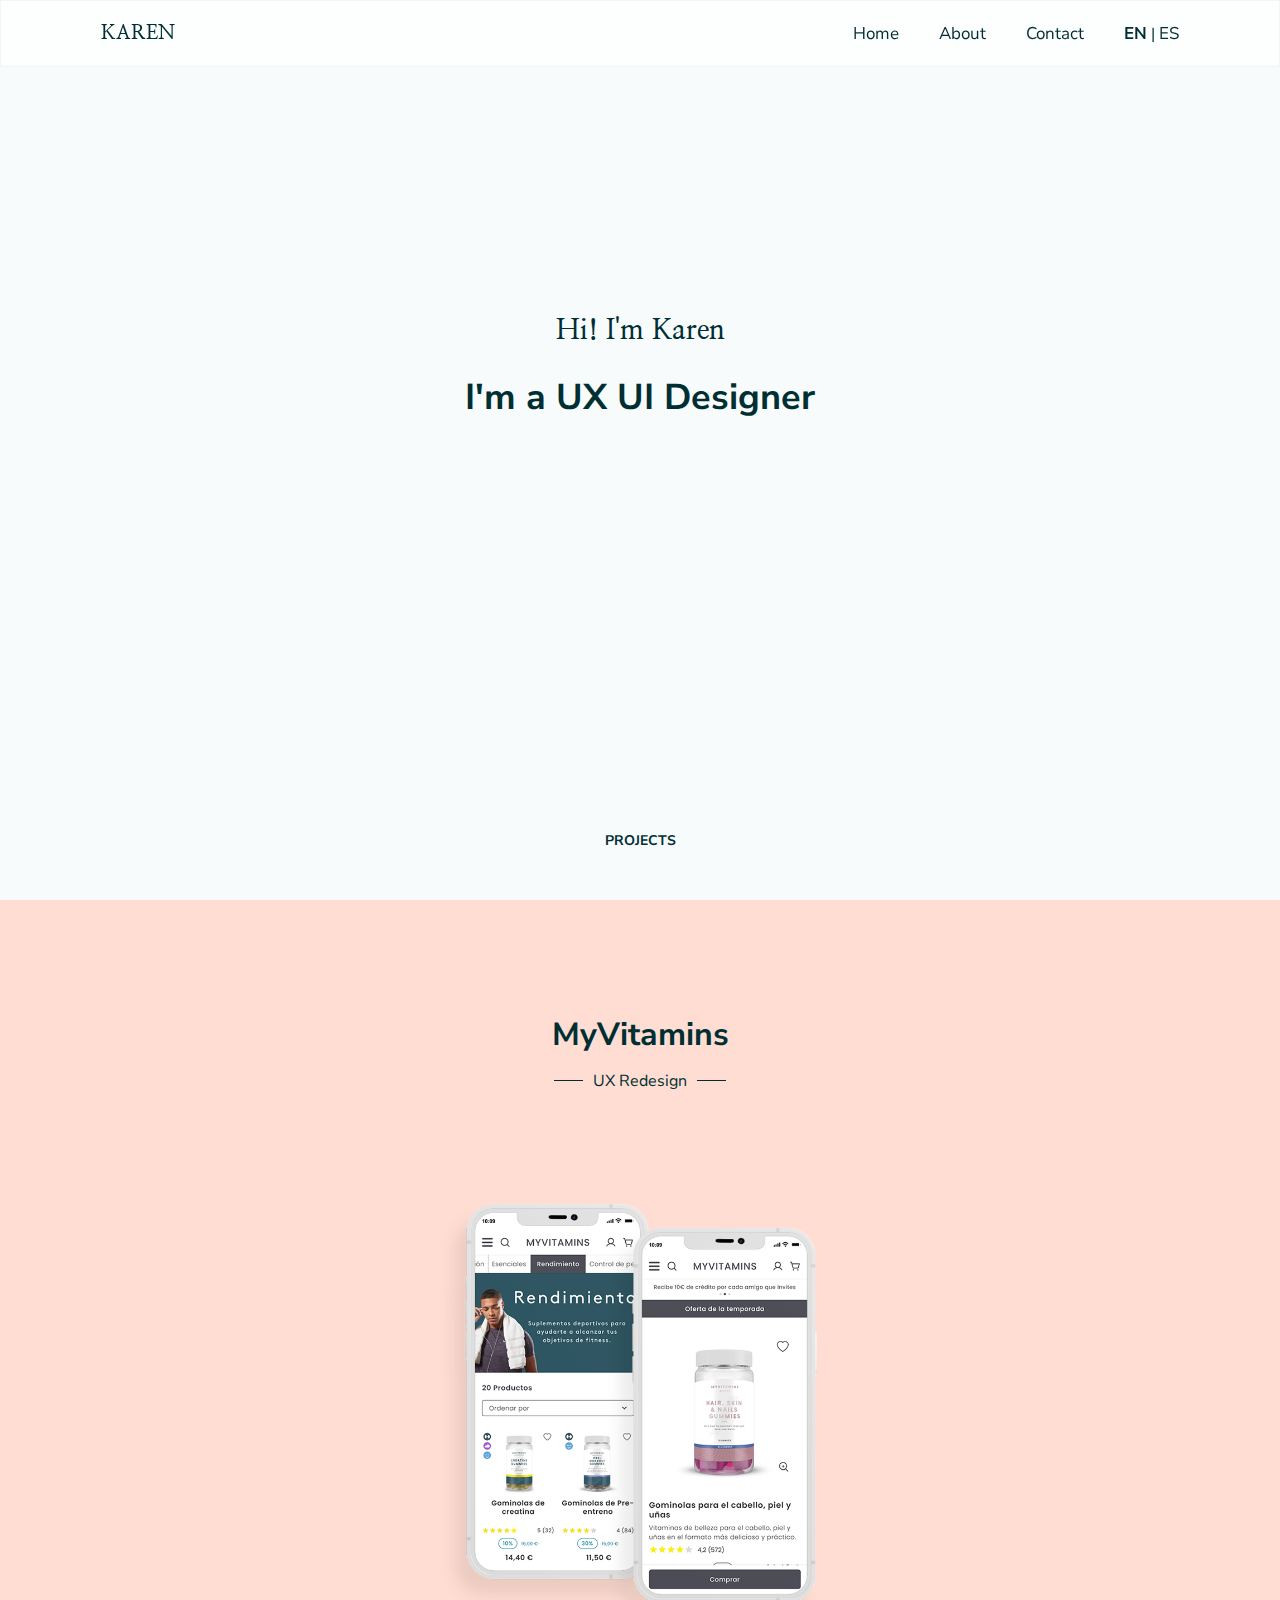
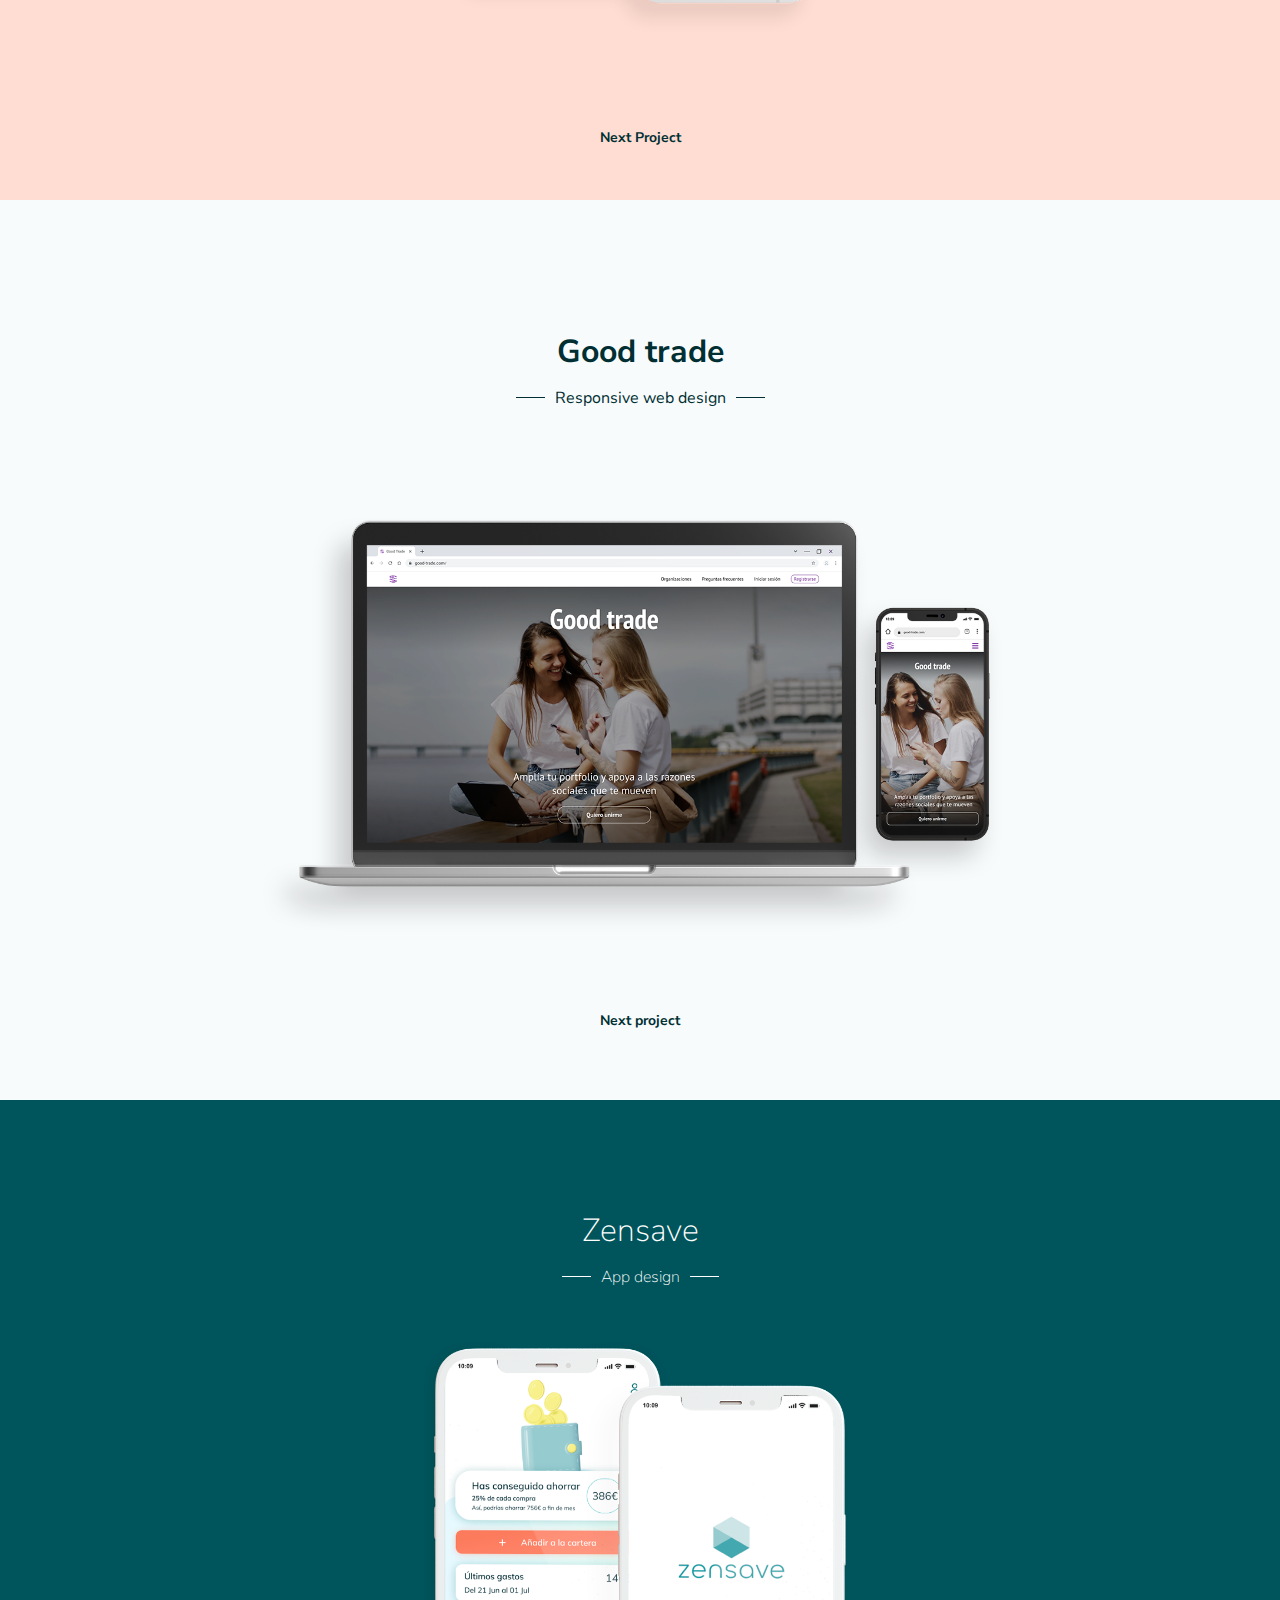
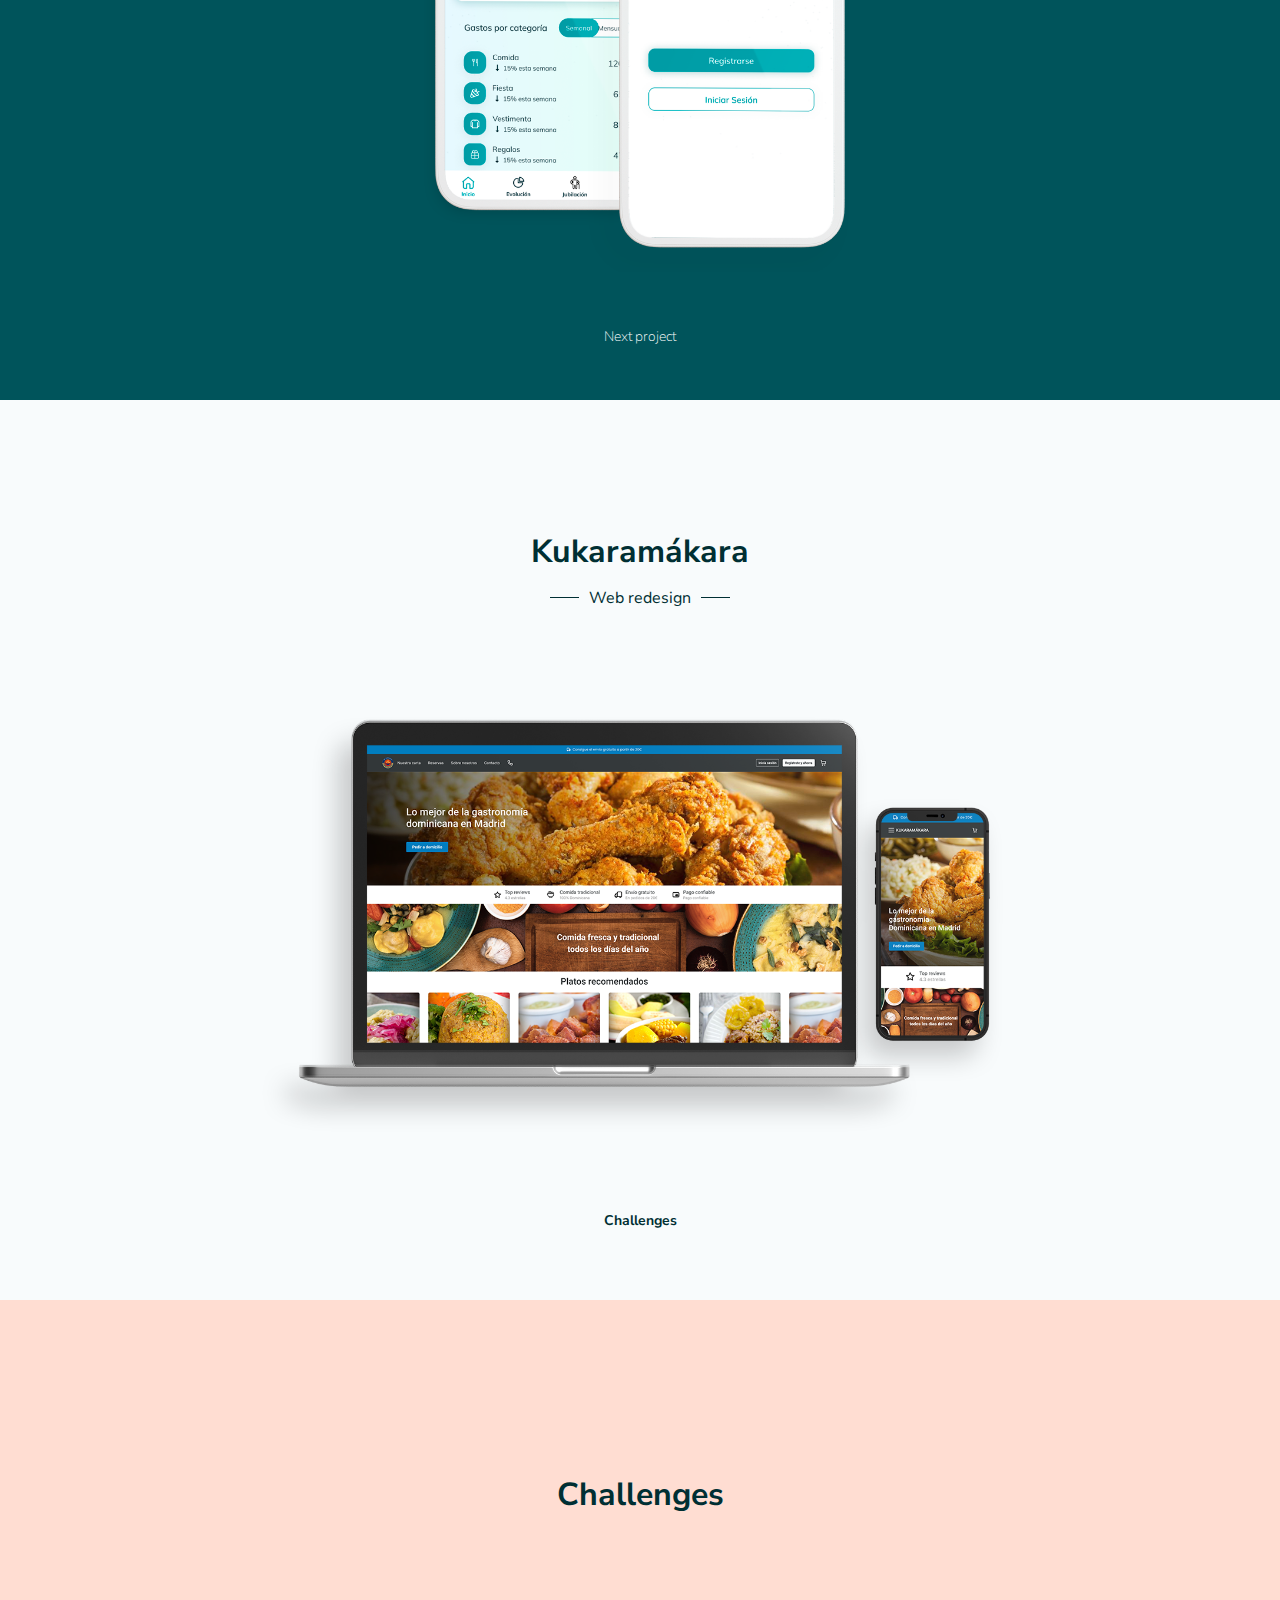
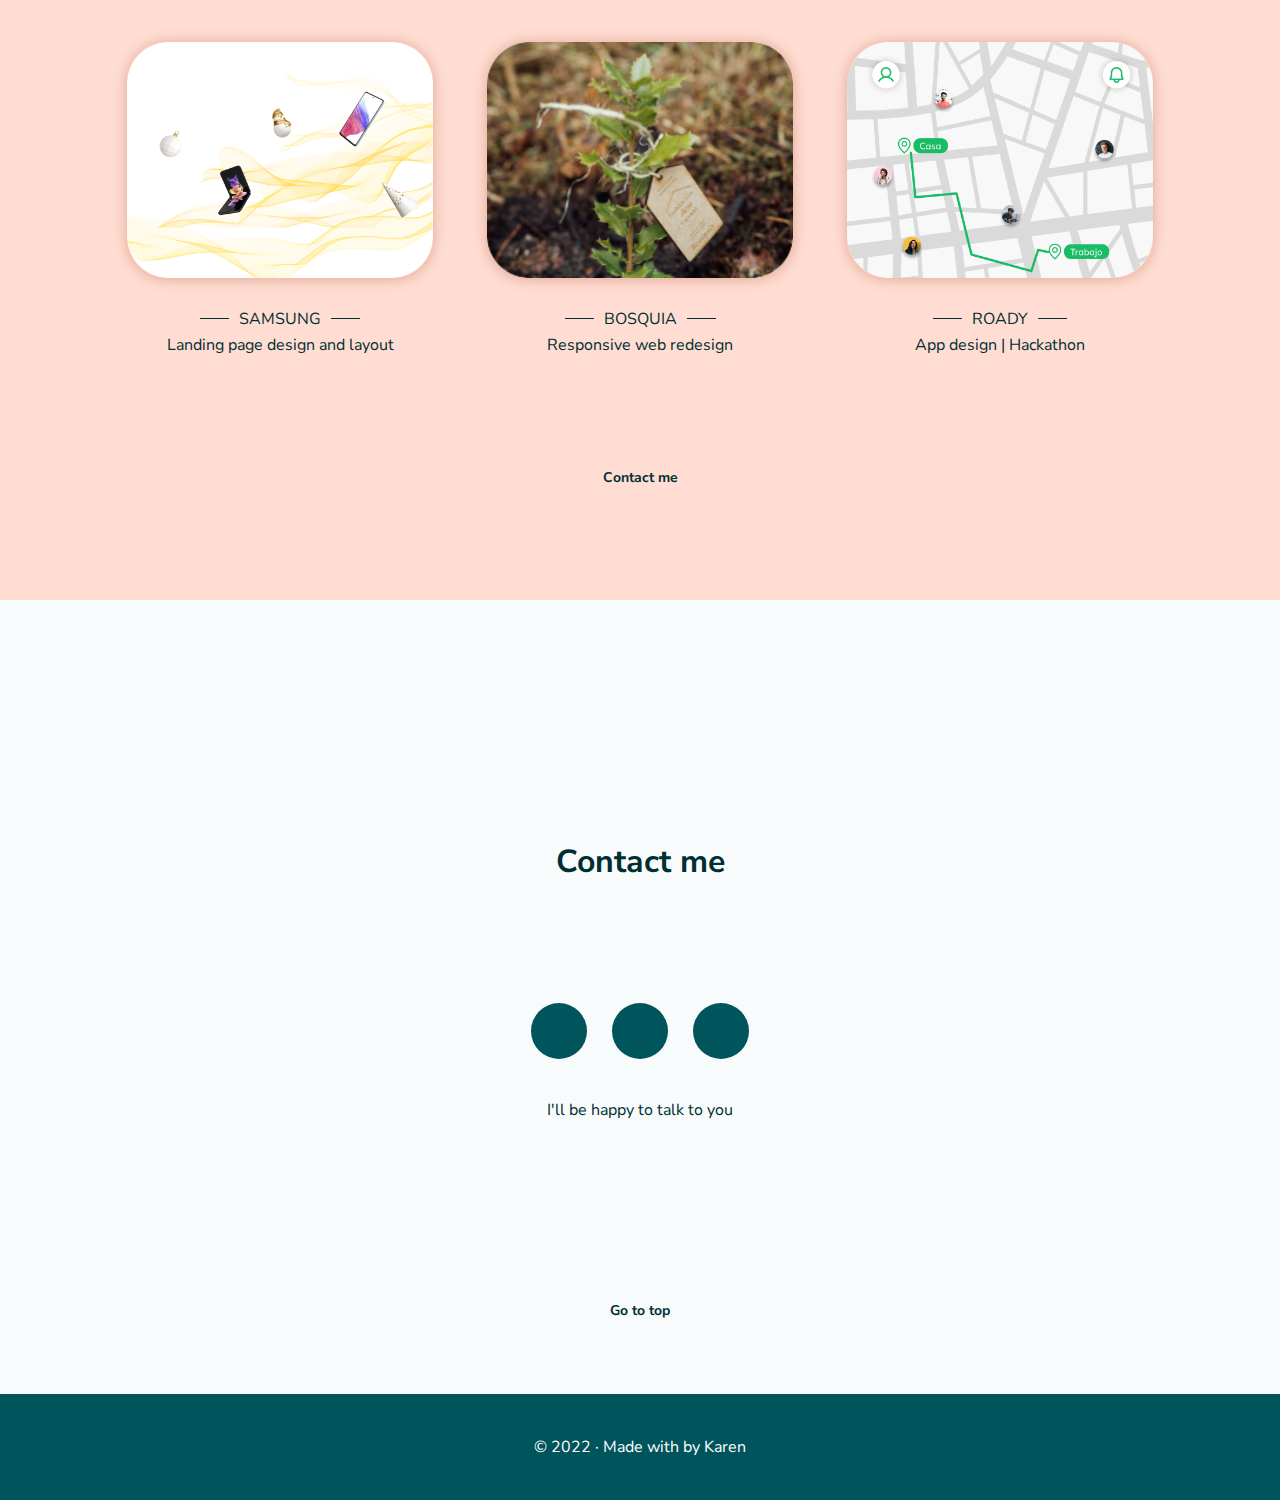
<file: index.html>
<!DOCTYPE html>
<html lang="en">
  <head>
    <meta charset="UTF-8" />
    <meta http-equiv="X-UA-Compatible" content="IE=edge" />
    <meta name="viewport" content="width=device-width, initial-scale=1.0" />
    <link
      rel="stylesheet"
      href="https://cdnjs.cloudflare.com/ajax/libs/font-awesome/6.1.1/css/all.min.css"
      integrity="sha512-KfkfwYDsLkIlwQp6LFnl8zNdLGxu9YAA1QvwINks4PhcElQSvqcyVLLD9aMhXd13uQjoXtEKNosOWaZqXgel0g=="
      crossorigin="anonymous"
      referrerpolicy="no-referrer"
    />
    <link href="https://unpkg.com/aos@2.3.1/dist/aos.css" rel="stylesheet" />
    <link rel="stylesheet" href="./styles/index.css" />
    <link rel="stylesheet" href="./styles/animations.css" />
    <link rel="stylesheet" href="./styles/challenges.css" />
    <title>Karen - UX/UI Designer</title>
  </head>

  <body>
    <!-- ------------------ HEADER ------------------ -->
    <header class="header">
      <a class="header__logo" href="/">KAREN</a>

      <nav class="nav">
        <ul class="nav__menu">
          <li class="nav__item">
            <a href="/" class="nav__link">Home</a>
          </li>
          <li class="nav__item">
            <a href="/pages/about.html" class="nav__link">About</a>
          </li>
          <li class="nav__item">
            <a href="#contact" class="nav__link">Contact</a>
          </li>
          <li class="nav__item">
            <a href="/" class="nav__link" style="font-weight: bold">EN</a>
            <span>|</span>
            <a href="./index-es.html" class="nav__link">ES</a>
          </li>
        </ul>

        <div class="hamburguer">
          <span class="bar"></span>
          <span class="bar"></span>
          <span class="bar"></span>
        </div>
      </nav>
    </header>

    <!-- ------------------ MAIN ------------------ -->
    <main>
      <!-- ------------------ Hero section ------------------ -->
      <section id="top" class="hero__section">
        <div class="hero__titles">
          <h3>Hi! I'm Karen</h3>
          <h1>I'm a UX UI Designer</h1>
        </div>
        <div class="hero__projects">
          <a class="projects" href="#myvitamins">
            <div>
              <h4>PROJECTS</h4>
              <i class="fa-solid fa-chevron-down"></i>
            </div>
          </a>
        </div>
      </section>

      <!-- ------------------ MyVitamins section ------------------ -->
      <section id="myvitamins" class="container kukaramakara__section">
        <a href="#">
          <div>
            <h2 class="project__titles">MyVitamins</h2>
            <p class="kukara__subtitle project__subtitles">UX Redesign</p>
          </div>
        </a>

        <a
          href="https://www.figma.com/proto/71VlijjFJs2959L7g5zNe1/My-vitamins?page-id=0%3A1&node-id=3-156&scaling=scale-down-width&t=qEnNlVnsV0OABXxX-1"
          target="_blank"
        >
          <div class="container__img--mobiles">
            <img src="./assets/images/home/my-vitamins.png" alt="app_design" />
          </div>
        </a>
        <a href="#goodtrade">
          <div>
            <h4>Next Project</h4>
            <i class="fa-solid fa-chevron-down"></i>
          </div>
        </a>
      </section>

      <!-- ------------------ Good trade section ------------------ -->

      <section id="goodtrade" class="container storytel__section">
        <a href="/pages/good-trade-case-study.html">
          <div>
            <h2 class="project__titles animation">Good trade</h2>
            <p class="goodtrade__subtitle project__subtitles animation">
              Responsive web design
            </p>
          </div>
        </a>

        <a href="/pages/good-trade-case-study.html" target="_blank">
          <div class="container__img">
            <img src="./assets/images/home/good-trade.png" alt="web_design" />
          </div>
        </a>

        <a href="#zensave">
          <div>
            <h4>Next project</h4>
            <i class="fa-solid fa-chevron-down fa-chevron-down"></i>
          </div>
        </a>
      </section>

      <!-- ------------------ Zensave section ------------------ -->
      <section id="zensave" class="container zensave__section">
        <a href="#">
          <div>
            <h2 class="zensave__title project__titles">Zensave</h2>
            <p class="zensave__subtitle project__subtitles">App design</p>
          </div>
        </a>

        <a href="./pages/zensave-case-study.html" target="_blank">
          <div class="container__img--mobiles">
            <img src="./assets/images/home/zensave.png" alt="app_design" />
          </div>
        </a>

        <a href="#kukara">
          <div>
            <h4 class="zensave__next">Next project</h4>
            <i class="fa-solid fa-chevron-down fa-chevron-down--white"></i>
          </div>
        </a>
      </section>

      <!-- ------------------ Kukaramakara section ------------------ -->
      <section id="kukara" class="container storytel__section">
        <a href="#">
          <div>
            <h2 class="project__titles">Kukaramákara</h2>
            <p class="kukara__subtitle project__subtitles">Web redesign</p>
          </div>
        </a>

        <a href="./pages/kukara-case-study.html" target="_blank">
          <div class="container__img">
            <img
              class="img__mob_desk"
              id="img__kukara"
              src="./assets/images/home/kukara.png"
              alt="app_design"
            />
          </div>
        </a>
        <a href="#challenges">
          <div>
            <h4>Challenges</h4>
            <i class="fa-solid fa-chevron-down"></i>
          </div>
        </a>
      </section>

      <!-- ------------------ Challenges section ------------------ -->
      <section id="challenges" class="container kukaramakara__section">
        <a href="#">
          <div>
            <h2 class="project__titles">Challenges</h2>
          </div>
        </a>

        <div class="challenges-section">
          <a
            href="https://www.figma.com/proto/SIj30uaBYZgxHaK5nxmDBu/Samsung-challengue?type=design&node-id=217-213&t=IQGye7Kgz6w1xdPu-1&scaling=scale-down-width&page-id=217%3A210&mode=design"
            target="_blank"
          >
            <div class="container__img challenge-container">
              <img
                class="img__mob_desk"
                id="img__kukara"
                src="./assets/images/challenges/samsung.png"
                alt="app_design"
              />
            </div>

            <div>
              <p
                class="kukara__subtitle project__subtitles challenges__subtitle"
              >
                SAMSUNG
              </p>
              <p>Landing page design and layout</p>
            </div>
          </a>

          <a
            href="https://www.figma.com/proto/epwxPC9T7x0nVAKHARWsMd/Bosquia?node-id=204-1537&scaling=scale-down-width&mode=design&t=xbOL8RDLmXjnCbdk-1"
            target="_blank"
          >
            <div class="container__img challenge-container">
              <img
                class="img__mob_desk"
                id="img__kukara"
                src="./assets/images/challenges/bosquia.png"
                alt="app_design"
              />
            </div>

            <div>
              <p
                class="kukara__subtitle project__subtitles challenges__subtitle"
              >
                BOSQUIA
              </p>
              <p>Responsive web redesign</p>
            </div>
          </a>

          <a
            href="https://www.figma.com/proto/MvV1c8NtkY7E0QCZezK6Hj/Roady?type=design&node-id=326-5129&t=Z2LqXM53nUc8qojZ-1&scaling=min-zoom&page-id=1%3A2&starting-point-node-id=326%3A5129&mode=design"
            target="_blank"
          >
            <div class="container__img challenge-container">
              <img
                class="img__mob_desk"
                id="img__kukara"
                src="./assets/images/challenges/roady.png"
                alt="app_design"
              />
            </div>

            <div>
              <p
                class="kukara__subtitle project__subtitles challenges__subtitle"
              >
                ROADY
              </p>
              <p>App design | Hackathon</p>
            </div>
          </a>
        </div>

        <a href="#contact">
          <div>
            <h4>Contact me</h4>
            <i class="fa-solid fa-chevron-down"></i>
          </div>
        </a>
      </section>

      <!-- ------------------ contact section ------------------ -->
      <section id="contact" class="container contact__section">
        <h2 class="contact__me">Contact me</h2>
        <div class="icons__ytext">
          <div class="icons">
            <div class="icon__container">
              <a class="contact_link" href="mailto:karen.pam99@gmail.com"
                ><i class="fa-solid fa-envelope"></i
              ></a>
            </div>

            <div class="icon__container">
              <a
                class="contact_link"
                target="_blank"
                href="https://www.linkedin.com/in/karenpamelauxui/?locale=en_US"
                ><i class="fa-brands fa-linkedin-in"></i
              ></a>
            </div>

            <div class="icon__container">
              <a
                class="contact_link"
                target="_blank"
                href="https://api.whatsapp.com/send?phone=34604549971"
                ><i class="fa-brands fa-whatsapp"></i
              ></a>
            </div>
          </div>
          <p>I'll be happy to talk to you</p>
        </div>

        <a href="#top">
          <div>
            <i class="fa-solid fa-chevron-up"></i>
            <h4>Go to top</h4>
          </div>
        </a>
      </section>
    </main>

    <!-- ------------------ FOOTER ------------------ -->
    <footer>
      <p>&#169; 2022 · Made with <i class="fa-solid fa-heart"></i> by Karen</p>
    </footer>

    <!-- ------------------ SCRIPTS ------------------ -->
    <script src="./script.js"></script>
    <script src="https://unpkg.com/aos@2.3.1/dist/aos.js"></script>
    <script>
      AOS.init();
    </script>
  </body>
</html>
</file>
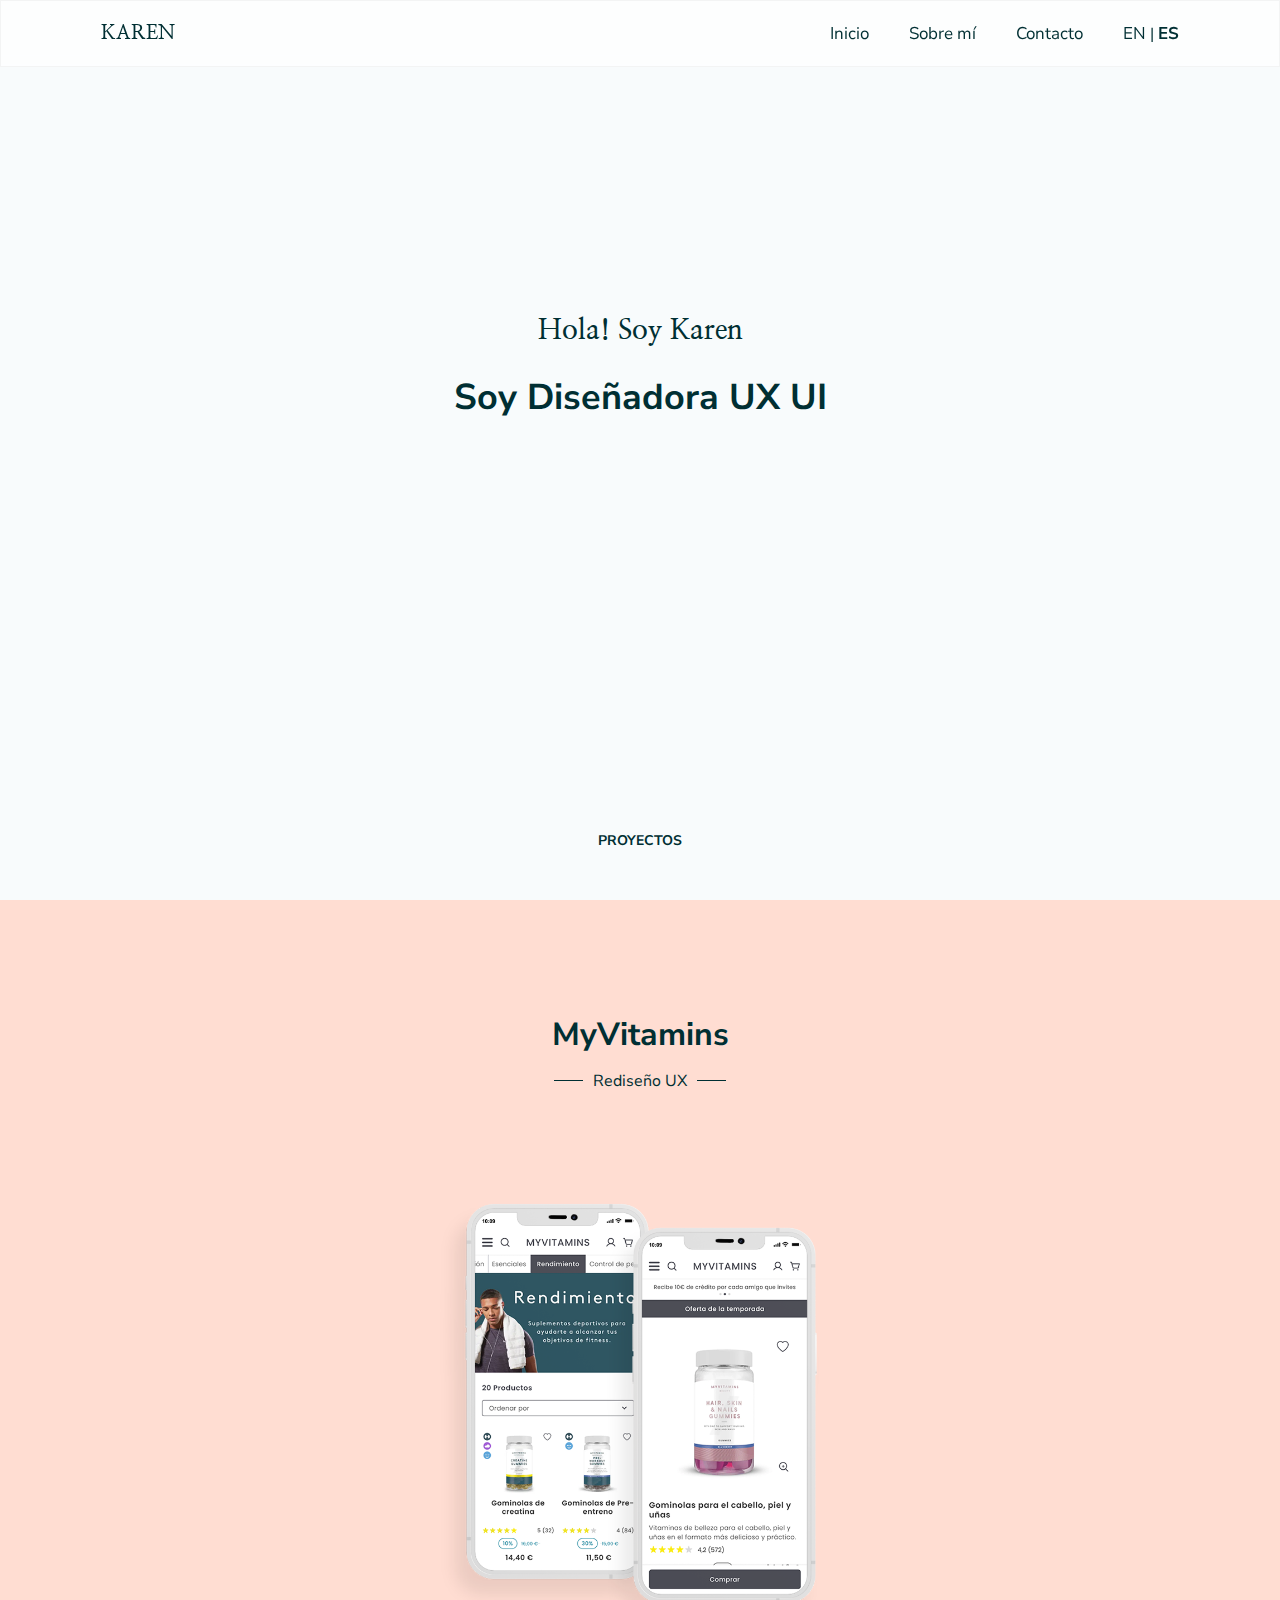
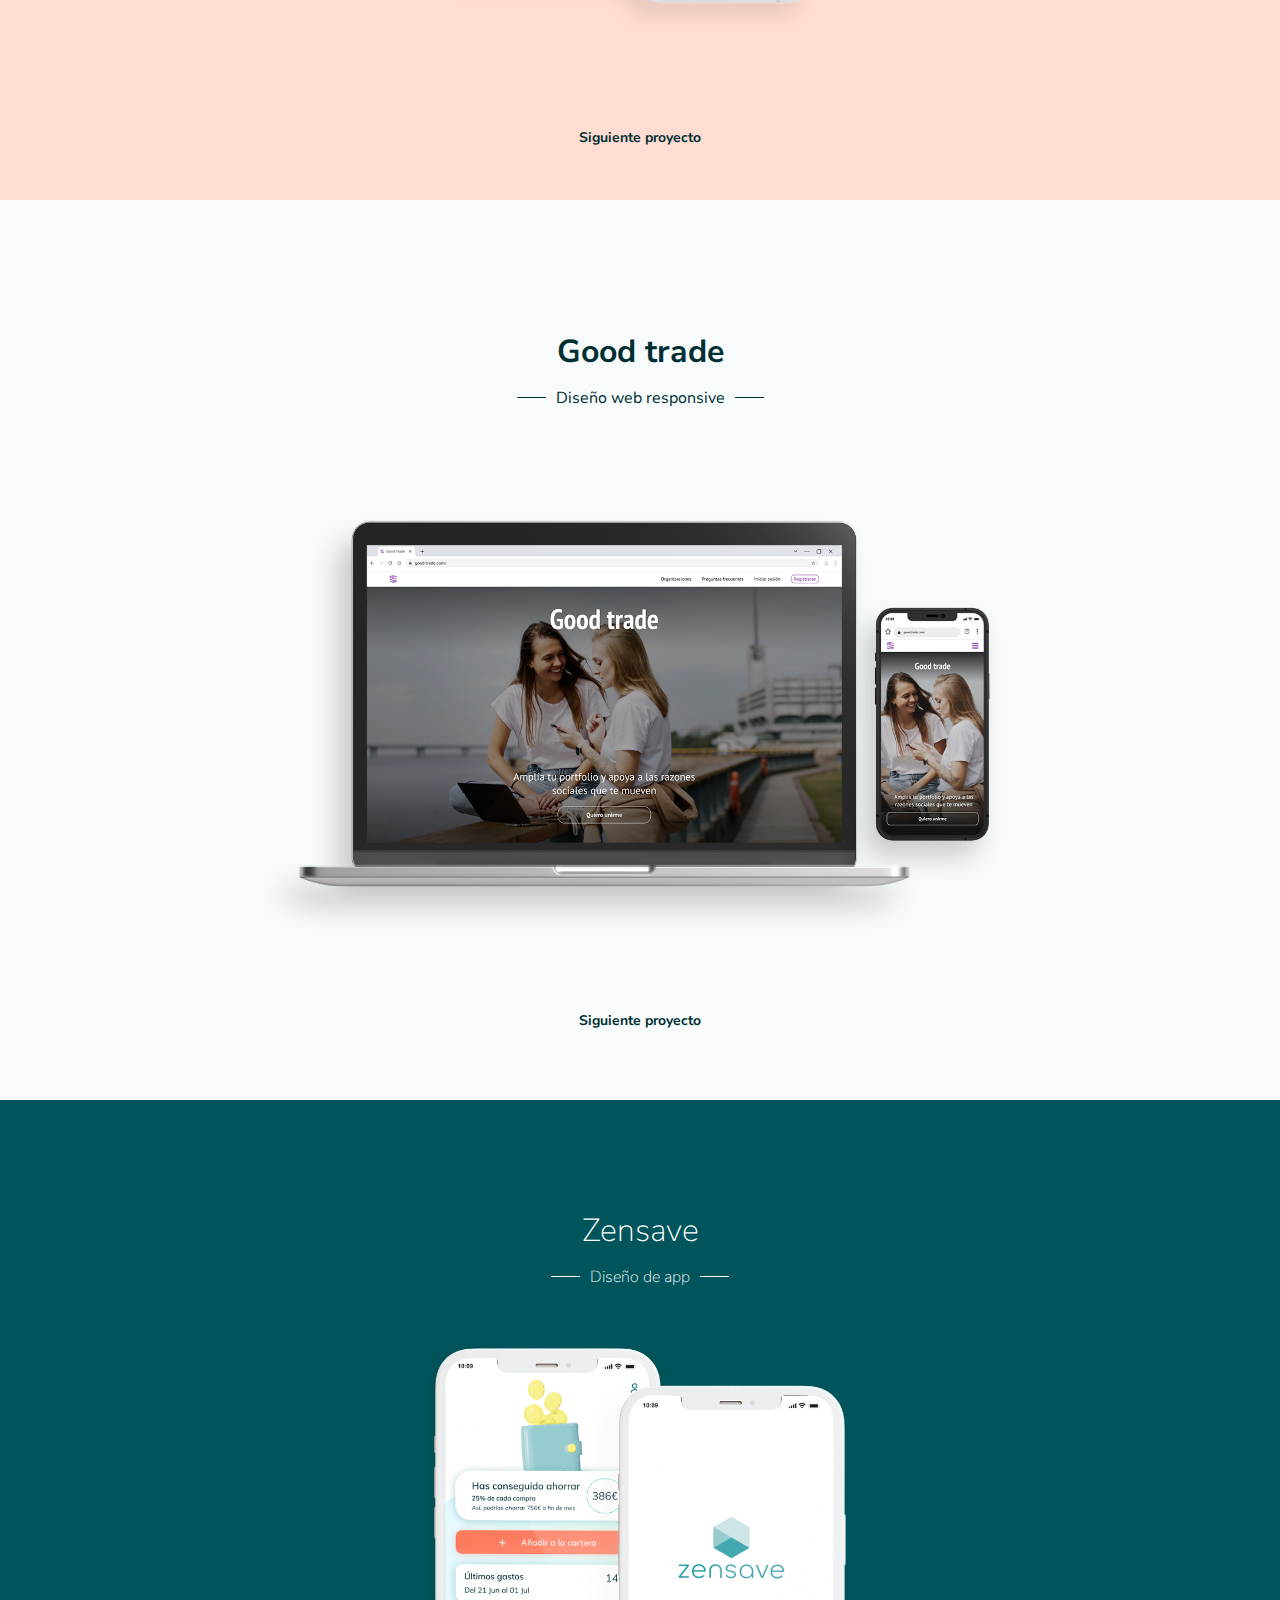
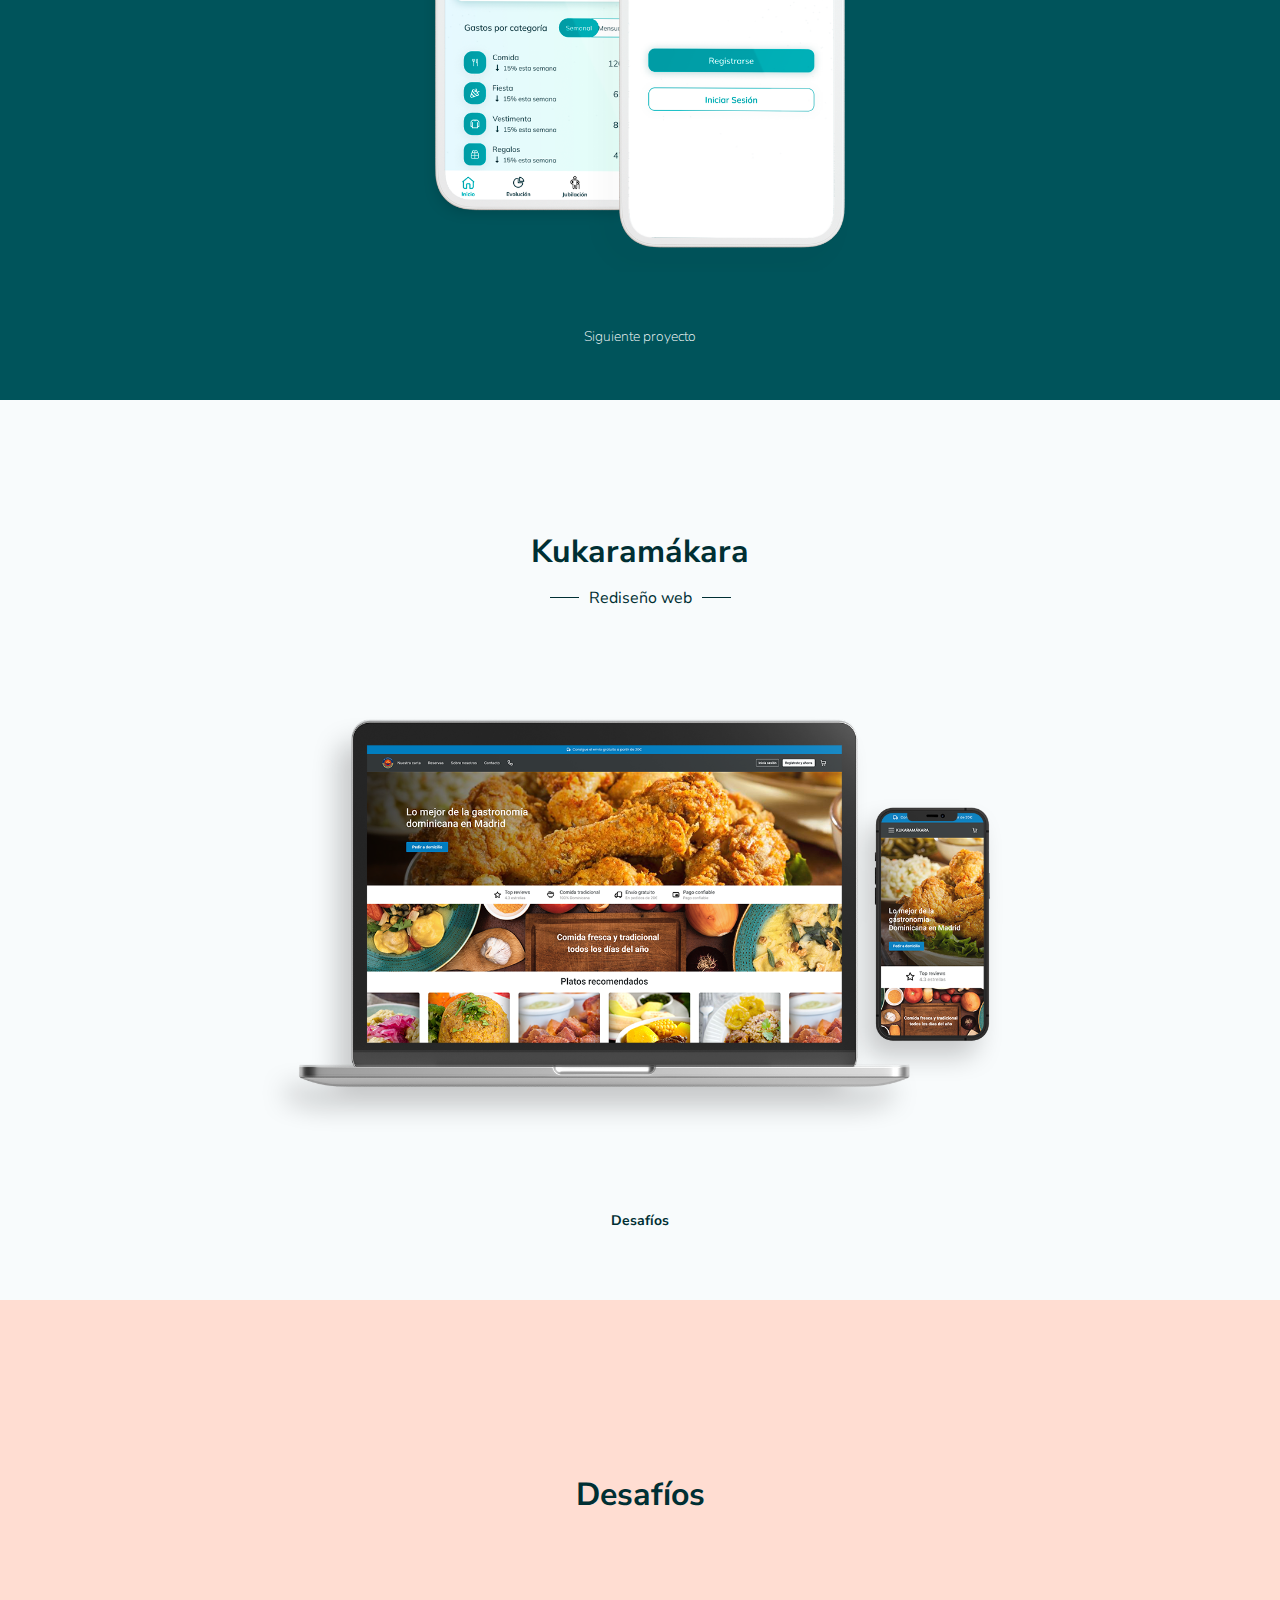
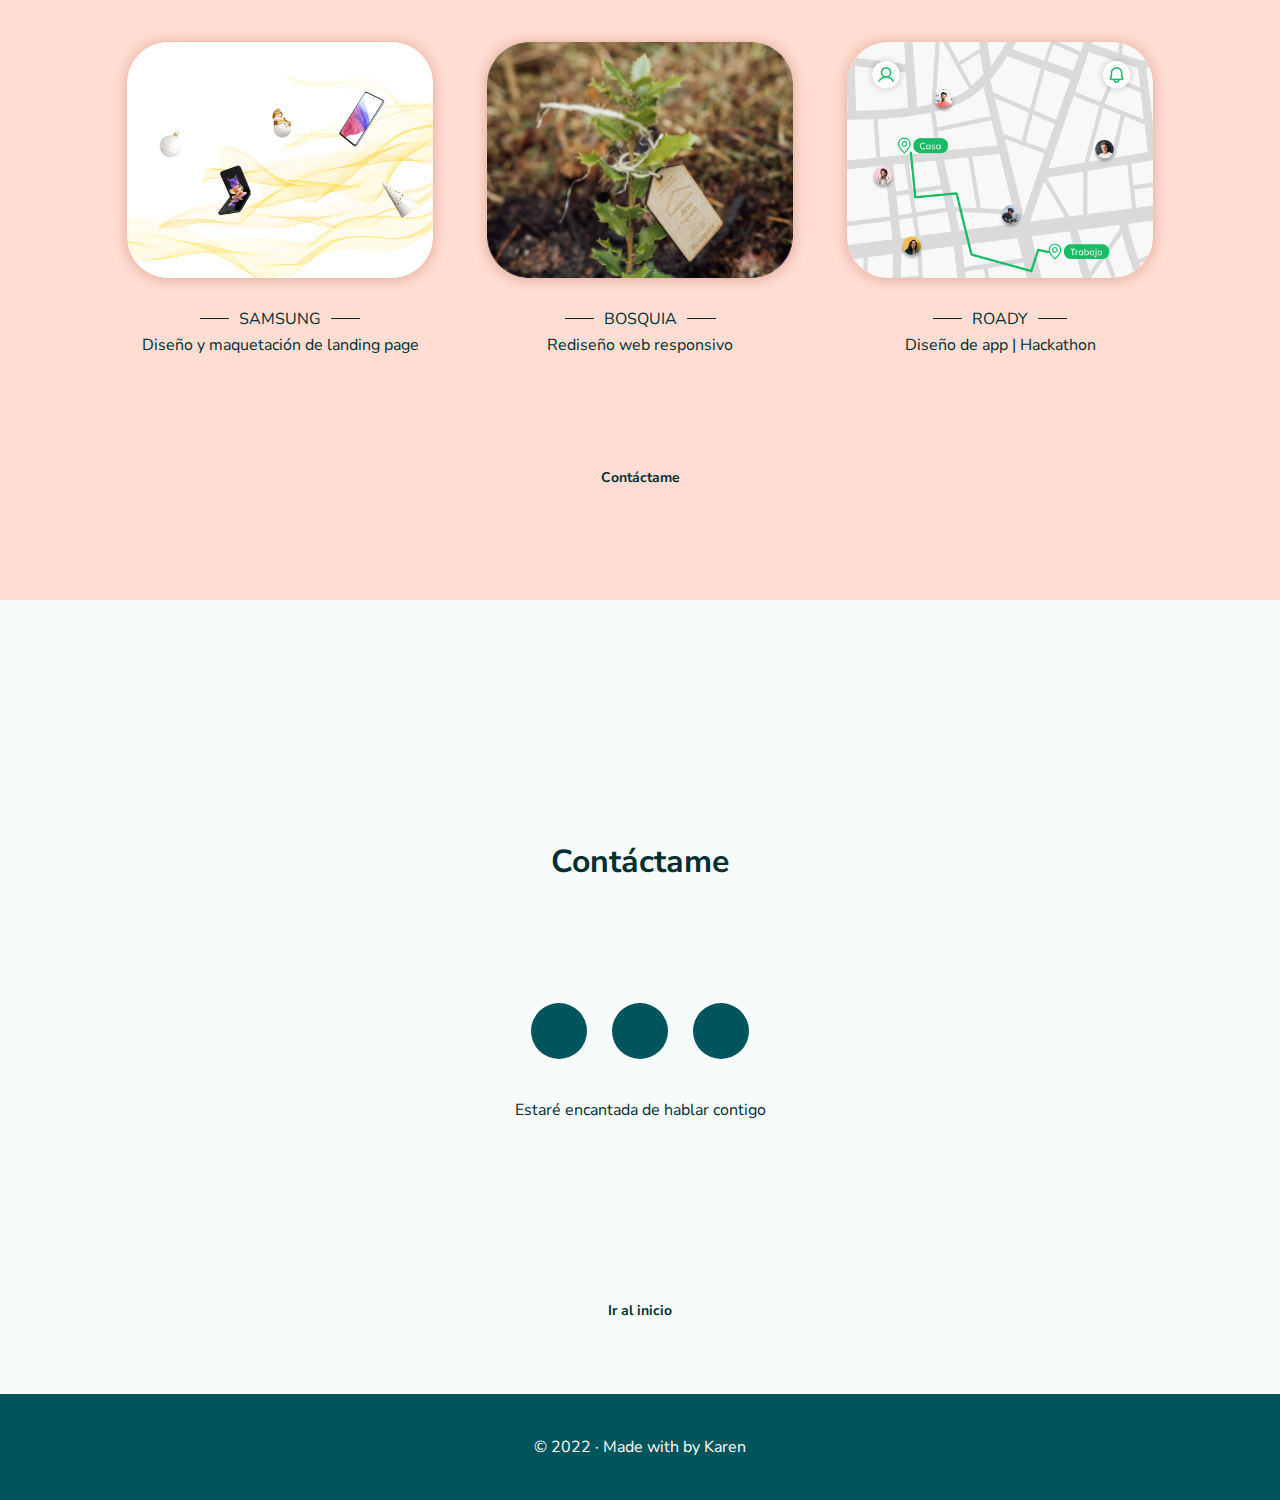
<file: index-es.html>
<!DOCTYPE html>
<html lang="en">
  <head>
    <meta charset="UTF-8" />
    <meta http-equiv="X-UA-Compatible" content="IE=edge" />
    <meta name="viewport" content="width=device-width, initial-scale=1.0" />
    <link
      rel="stylesheet"
      href="https://cdnjs.cloudflare.com/ajax/libs/font-awesome/6.1.1/css/all.min.css"
      integrity="sha512-KfkfwYDsLkIlwQp6LFnl8zNdLGxu9YAA1QvwINks4PhcElQSvqcyVLLD9aMhXd13uQjoXtEKNosOWaZqXgel0g=="
      crossorigin="anonymous"
      referrerpolicy="no-referrer"
    />
    <link href="https://unpkg.com/aos@2.3.1/dist/aos.css" rel="stylesheet" />
    <link rel="stylesheet" href="./styles/index.css" />
    <link rel="stylesheet" href="./styles/animations.css" />
    <link rel="stylesheet" href="./styles/challenges.css" />
    <title>Karen - UX/UI Designer</title>
  </head>

  <body>
    <!-- ------------------ HEADER ------------------ -->
    <header class="header">
      <a class="header__logo" href="/">KAREN</a>

      <nav class="nav">
        <ul class="nav__menu">
          <li class="nav__item">
            <a href="/" class="nav__link">Inicio</a>
          </li>
          <li class="nav__item">
            <a href="/pages/es-about.html" class="nav__link">Sobre mí</a>
          </li>
          <li class="nav__item">
            <a href="#contact" class="nav__link">Contacto</a>
          </li>
          <li class="nav__item">
            <a href="/" class="nav__link">EN</a>
            <span>|</span>
            <a
              href="./index-es.html"
              class="nav__link"
              style="font-weight: bold"
              >ES</a
            >
          </li>
        </ul>

        <div class="hamburguer">
          <span class="bar"></span>
          <span class="bar"></span>
          <span class="bar"></span>
        </div>
      </nav>
    </header>

    <!-- ------------------ MAIN ------------------ -->
    <main>
      <!-- ------------------ Hero section ------------------ -->
      <section id="top" class="hero__section">
        <div class="hero__titles">
          <h3>Hola! Soy Karen</h3>
          <h1>Soy Diseñadora UX UI</h1>
        </div>
        <div class="hero__projects">
          <a class="projects" href="#myvitamins">
            <div>
              <h4>PROYECTOS</h4>
              <i class="fa-solid fa-chevron-down"></i>
            </div>
          </a>
        </div>
      </section>

      <!-- ------------------ MyVitamins section ------------------ -->
      <section id="myvitamins" class="container kukaramakara__section">
        <a href="#">
          <div>
            <h2 class="project__titles">MyVitamins</h2>
            <p class="kukara__subtitle project__subtitles">Rediseño UX</p>
          </div>
        </a>

        <a
          href="https://www.figma.com/proto/71VlijjFJs2959L7g5zNe1/My-vitamins?page-id=0%3A1&node-id=3-156&scaling=scale-down-width&t=qEnNlVnsV0OABXxX-1"
          target="_blank"
        >
          <div class="container__img--mobiles">
            <img src="./assets/images/home/my-vitamins.png" alt="app_design" />
          </div>
        </a>
        <a href="#goodtrade">
          <div>
            <h4>Siguiente proyecto</h4>
            <i class="fa-solid fa-chevron-down"></i>
          </div>
        </a>
      </section>

      <!-- ------------------ Good trade section ------------------ -->

      <section id="goodtrade" class="container storytel__section">
        <a href="/pages/es-good-trade-case-study.html">
          <div>
            <h2 class="project__titles animation">Good trade</h2>
            <p class="goodtrade__subtitle project__subtitles animation">
              Diseño web responsive
            </p>
          </div>
        </a>

        <a href="/pages/es-good-trade-case-study.html" target="_blank">
          <div class="container__img">
            <img src="./assets/images/home/good-trade.png" alt="web_design" />
          </div>
        </a>

        <a href="#zensave">
          <div>
            <h4>Siguiente proyecto</h4>
            <i class="fa-solid fa-chevron-down fa-chevron-down"></i>
          </div>
        </a>
      </section>

      <!-- ------------------ Zensave section ------------------ -->
      <section id="zensave" class="container zensave__section">
        <a href="#">
          <div>
            <h2 class="zensave__title project__titles">Zensave</h2>
            <p class="zensave__subtitle project__subtitles">Diseño de app</p>
          </div>
        </a>

        <a href="./pages/es-zensave-case-study.html" target="_blank">
          <div class="container__img--mobiles">
            <img src="./assets/images/home/zensave.png" alt="app_design" />
          </div>
        </a>

        <a href="#kukara">
          <div>
            <h4 class="zensave__next">Siguiente proyecto</h4>
            <i class="fa-solid fa-chevron-down fa-chevron-down--white"></i>
          </div>
        </a>
      </section>

      <!-- ------------------ Kukaramakara section ------------------ -->
      <section id="kukara" class="container storytel__section">
        <a href="#">
          <div>
            <h2 class="project__titles">Kukaramákara</h2>
            <p class="kukara__subtitle project__subtitles">Rediseño web</p>
          </div>
        </a>

        <a href="./pages/kukara-case-study.html" target="_blank">
          <div class="container__img">
            <img
              class="img__mob_desk"
              id="img__kukara"
              src="./assets/images/home/kukara.png"
              alt="app_design"
            />
          </div>
        </a>
        <a href="#challenges">
          <div>
            <h4>Desafíos</h4>
            <i class="fa-solid fa-chevron-down"></i>
          </div>
        </a>
      </section>

      <!-- ------------------ Challenges section ------------------ -->
      <section id="challenges" class="container kukaramakara__section">
        <a href="#">
          <div>
            <h2 class="project__titles">Desafíos</h2>
          </div>
        </a>

        <div class="challenges-section">
          <a
            href="https://www.figma.com/proto/SIj30uaBYZgxHaK5nxmDBu/Samsung-challengue?type=design&node-id=217-213&t=IQGye7Kgz6w1xdPu-1&scaling=scale-down-width&page-id=217%3A210&mode=design"
            target="_blank"
          >
            <div class="container__img challenge-container">
              <img
                class="img__mob_desk"
                id="img__kukara"
                src="./assets/images/challenges/samsung.png"
                alt="app_design"
              />
            </div>

            <div>
              <p
                class="kukara__subtitle project__subtitles challenges__subtitle"
              >
                SAMSUNG
              </p>
              <p>Diseño y maquetación de landing page</p>
            </div>
          </a>

          <a
            href="https://www.figma.com/proto/epwxPC9T7x0nVAKHARWsMd/Bosquia?node-id=204-1537&scaling=scale-down-width&mode=design&t=xbOL8RDLmXjnCbdk-1"
            target="_blank"
          >
            <div class="container__img challenge-container">
              <img
                class="img__mob_desk"
                id="img__kukara"
                src="./assets/images/challenges/bosquia.png"
                alt="app_design"
              />
            </div>

            <div>
              <p
                class="kukara__subtitle project__subtitles challenges__subtitle"
              >
                BOSQUIA
              </p>
              <p>Rediseño web responsivo</p>
            </div>
          </a>

          <a
            href="https://www.figma.com/proto/MvV1c8NtkY7E0QCZezK6Hj/Roady?type=design&node-id=326-5129&t=Z2LqXM53nUc8qojZ-1&scaling=min-zoom&page-id=1%3A2&starting-point-node-id=326%3A5129&mode=design"
            target="_blank"
          >
            <div class="container__img challenge-container">
              <img
                class="img__mob_desk"
                id="img__kukara"
                src="./assets/images/challenges/roady.png"
                alt="app_design"
              />
            </div>

            <div>
              <p
                class="kukara__subtitle project__subtitles challenges__subtitle"
              >
                ROADY
              </p>
              <p>Diseño de app | Hackathon</p>
            </div>
          </a>
        </div>

        <a href="#contact">
          <div>
            <h4>Contáctame</h4>
            <i class="fa-solid fa-chevron-down"></i>
          </div>
        </a>
      </section>

      <!-- ------------------ contact section ------------------ -->
      <section id="contact" class="container contact__section">
        <h2 class="contact__me">Contáctame</h2>
        <div class="icons__ytext">
          <div class="icons">
            <div class="icon__container">
              <a class="contact_link" href="mailto:karen.pam99@gmail.com"
                ><i class="fa-solid fa-envelope"></i
              ></a>
            </div>

            <div class="icon__container">
              <a
                class="contact_link"
                target="_blank"
                href="https://www.linkedin.com/in/karenpamelauxui/?locale=en_US"
                ><i class="fa-brands fa-linkedin-in"></i
              ></a>
            </div>

            <div class="icon__container">
              <a
                class="contact_link"
                target="_blank"
                href="https://api.whatsapp.com/send?phone=34604549971"
                ><i class="fa-brands fa-whatsapp"></i
              ></a>
            </div>
          </div>
          <p>Estaré encantada de hablar contigo</p>
        </div>

        <a href="#top">
          <div>
            <i class="fa-solid fa-chevron-up"></i>
            <h4>Ir al inicio</h4>
          </div>
        </a>
      </section>
    </main>

    <!-- ------------------ FOOTER ------------------ -->
    <footer>
      <p>&#169; 2022 · Made with <i class="fa-solid fa-heart"></i> by Karen</p>
    </footer>

    <!-- ------------------ SCRIPTS ------------------ -->
    <script src="./script.js"></script>
    <script src="https://unpkg.com/aos@2.3.1/dist/aos.js"></script>
    <script>
      AOS.init();
    </script>
  </body>
</html>
</file>
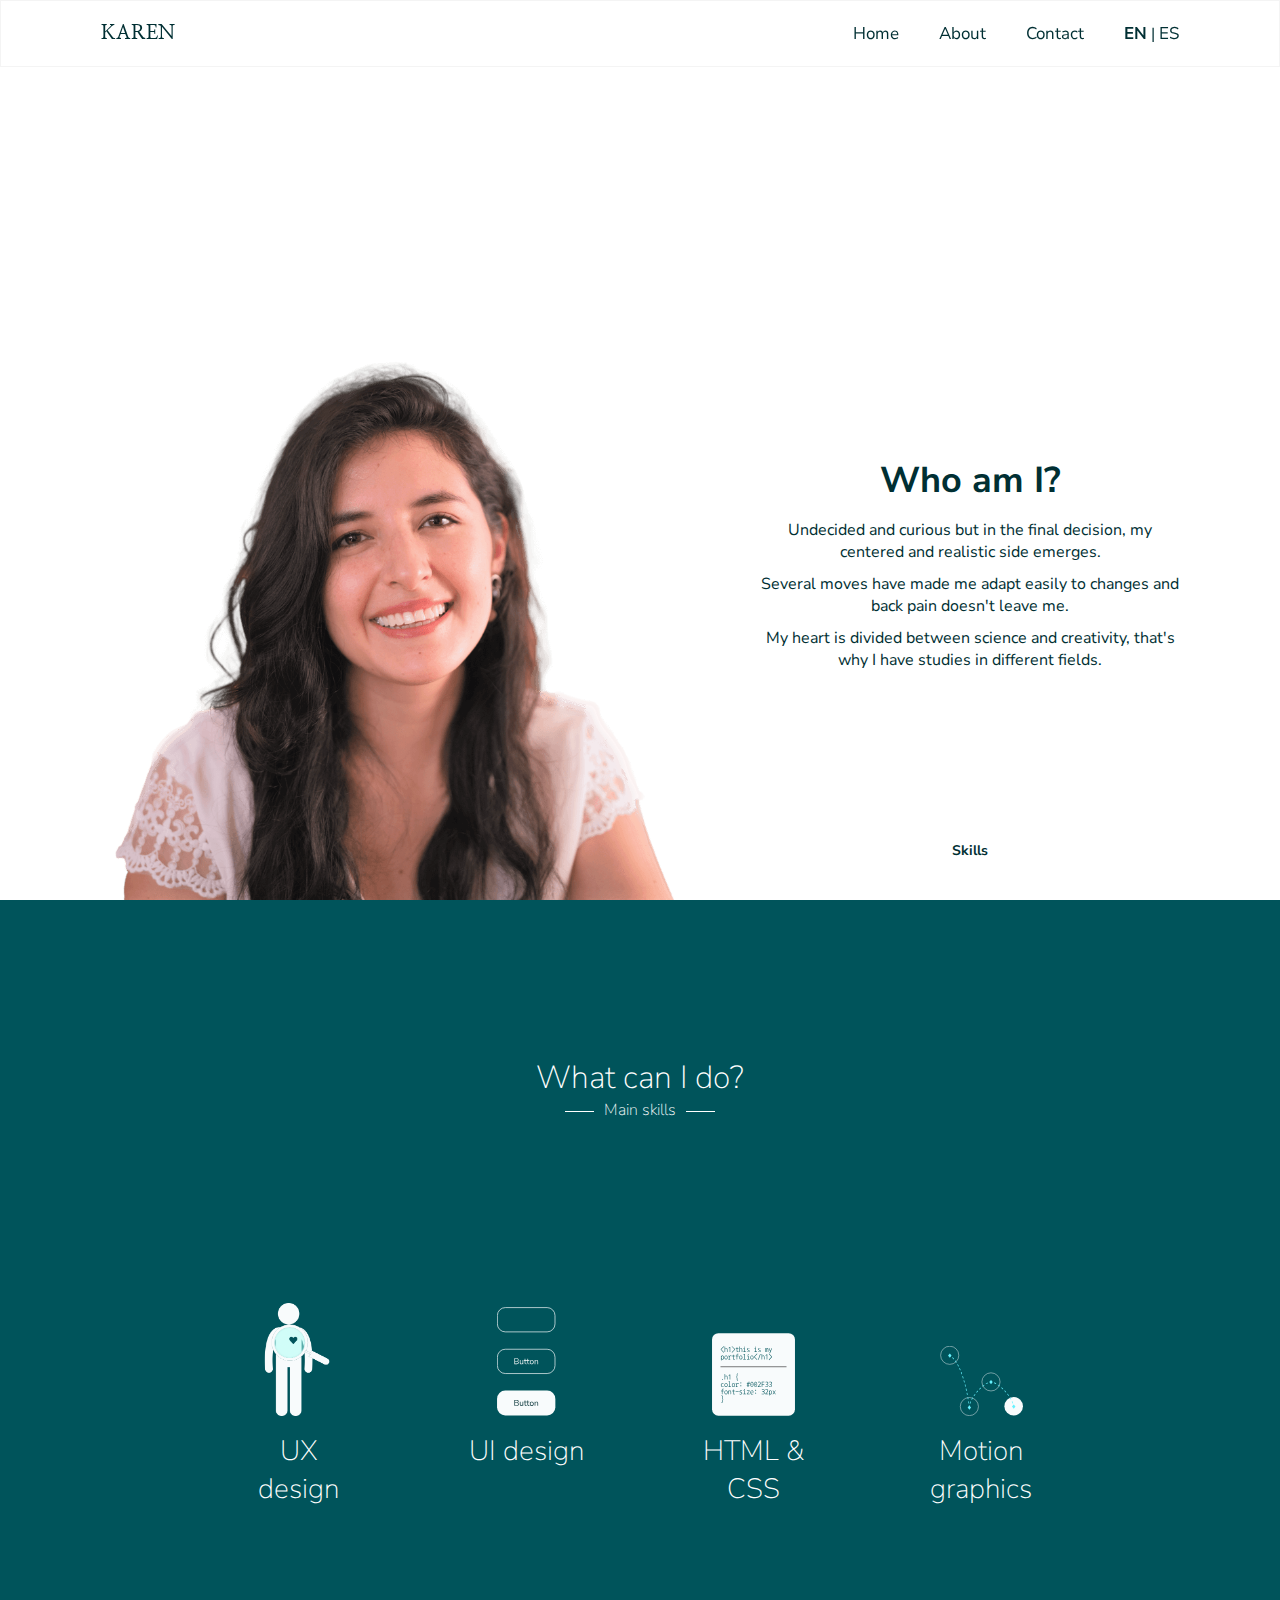
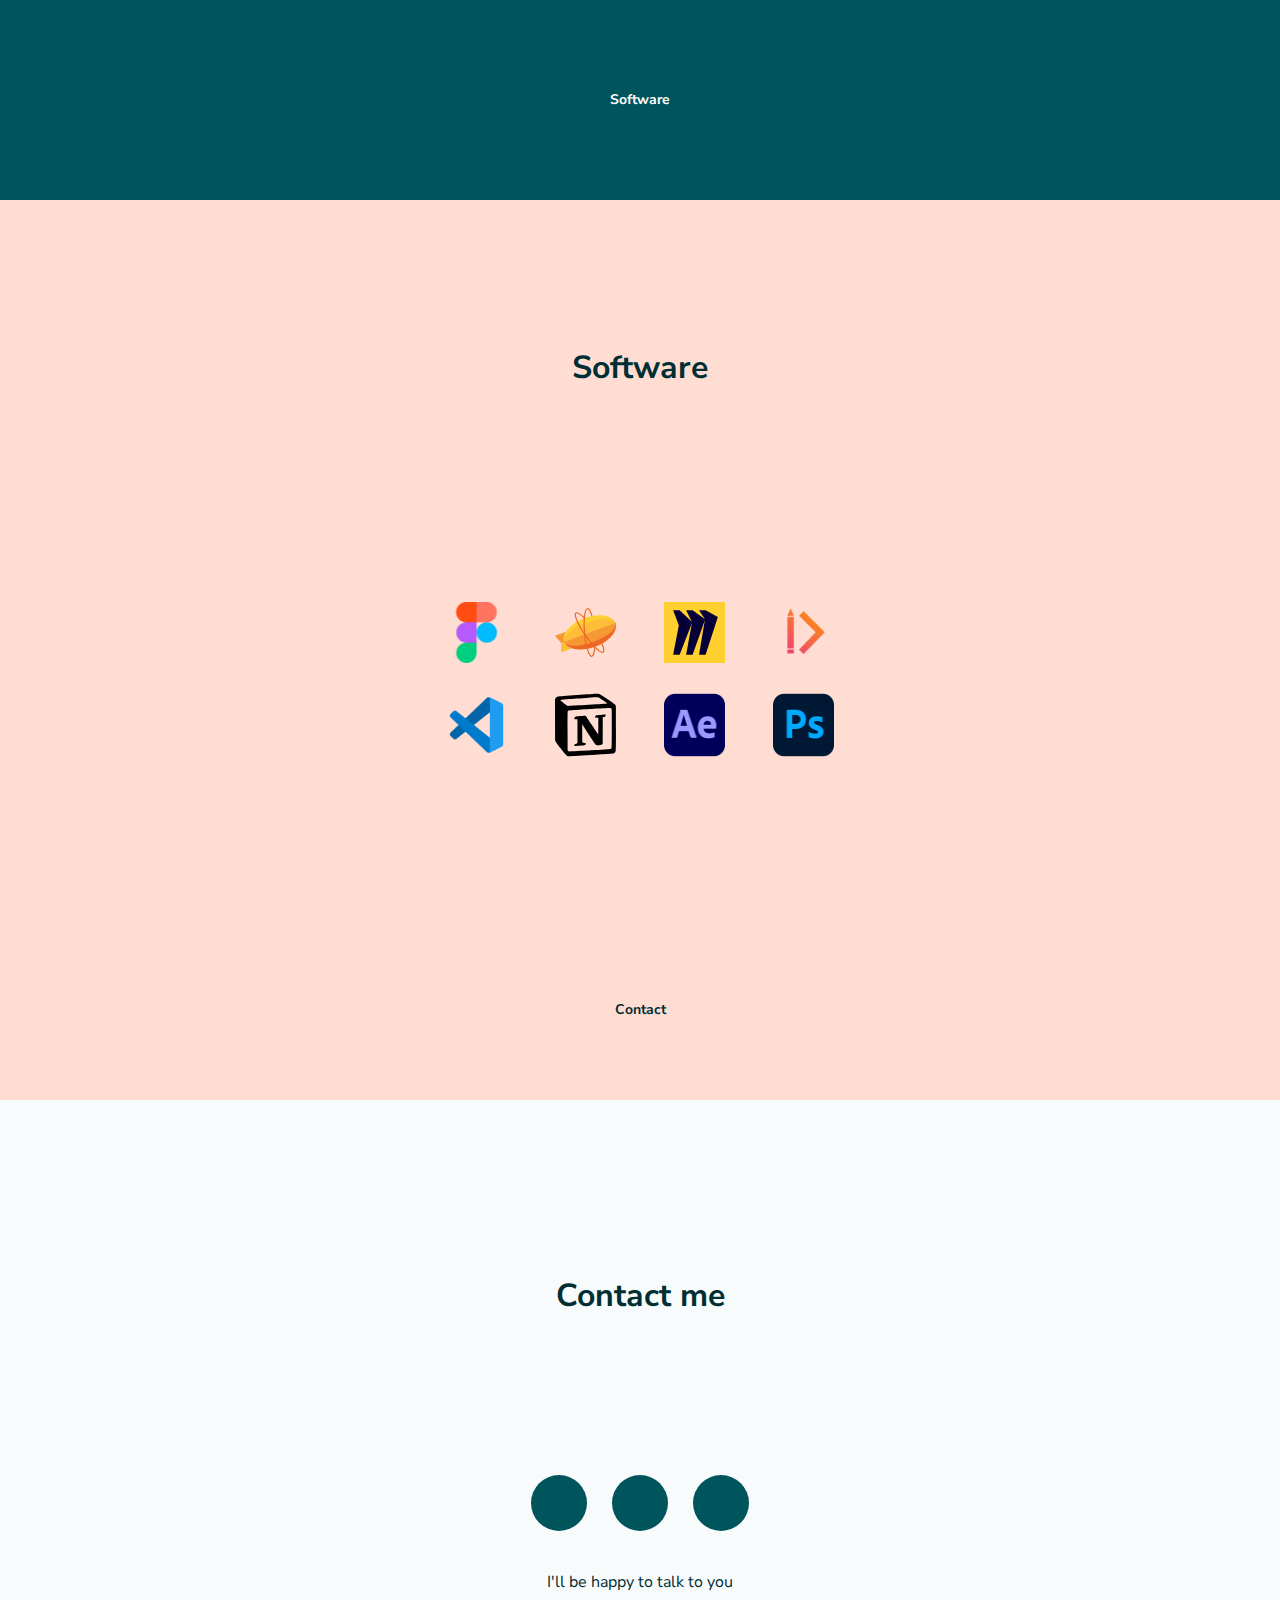
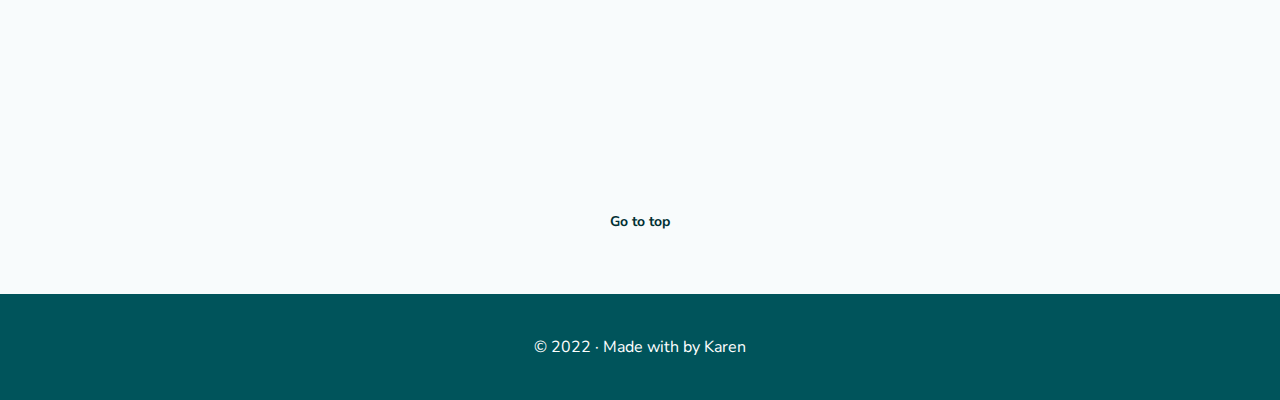
<file: pages/about.html>
<!DOCTYPE html>
<html lang="en">
  <head>
    <meta charset="UTF-8" />
    <meta http-equiv="X-UA-Compatible" content="IE=edge" />
    <meta name="viewport" content="width=device-width, initial-scale=1.0" />
    <link
      rel="stylesheet"
      href="https://cdnjs.cloudflare.com/ajax/libs/font-awesome/6.1.1/css/all.min.css"
      integrity="sha512-KfkfwYDsLkIlwQp6LFnl8zNdLGxu9YAA1QvwINks4PhcElQSvqcyVLLD9aMhXd13uQjoXtEKNosOWaZqXgel0g=="
      crossorigin="anonymous"
      referrerpolicy="no-referrer"
    />

    <link rel="stylesheet" href="../styles/about.css" />
    <link rel="stylesheet" href="../styles/animations.css" />
    <title>Karen - About me</title>
  </head>

  <body>
    <!-- ------------------ HEADER ------------------ -->
    <header class="header">
      <a class="header__logo" href="/">KAREN</a>

      <nav class="nav">
        <ul class="nav__menu">
          <li class="nav__item">
            <a href="/" class="nav__link">Home</a>
          </li>
          <li class="nav__item">
            <a href="/pages/about.html" class="nav__link">About</a>
          </li>
          <li class="nav__item">
            <a href="#contact" class="nav__link">Contact</a>
          </li>
          <li class="nav__item">
            <a
              href="/pages/about.html"
              class="nav__link"
              style="font-weight: bold"
              >EN</a
            >
            <span>|</span>
            <a href="/pages/es-about.html" class="nav__link">ES</a>
          </li>
        </ul>

        <div class="hamburguer">
          <span class="bar"></span>
          <span class="bar"></span>
          <span class="bar"></span>
        </div>
      </nav>
    </header>

    <!-- ------------------ MAIN ------------------ -->
    <main>
      <!--hero section-->
      <section class="hero__section">
        <div class="picture">
          <img
            class="picture__img"
            src="../assets/images/about/karen.png"
            alt="profile_picture"
          />
        </div>

        <div class="hero__2ndpart">
          <div class="hero__text">
            <h1>Who am I?</h1>
            <p class="hero__description p1__description">
              Undecided and curious but in the final decision, my centered and
              realistic side emerges.
            </p>

            <p class="hero__description">
              Several moves have made me adapt easily to changes and back pain
              doesn't leave me.
            </p>

            <p class="hero__description">
              My heart is divided between science and creativity, that's why I
              have studies in different fields.
            </p>
          </div>

          <a href="#skills">
            <div>
              <h4>Skills</h4>
              <i class="fa-solid fa-chevron-down"></i>
            </div>
          </a>
        </div>
      </section>

      <!--main skills section-->
      <section id="skills" class="container">
        <div>
          <h2 class="skills__h2">What can I do?</h2>
          <p class="skills__subtitles lines">Main skills</p>
        </div>

        <div class="skills">
          <div class="skills__box">
            <img
              class="icon icon_ux"
              src="../assets/icons/svg/icon_ux.png"
              alt="icon_ux_design"
            />
            <h3>UX design</h3>
          </div>

          <div class="skills__box">
            <img
              class="icon icon__ui"
              src="../assets/icons/svg/ui.svg"
              alt="icon_ui_design"
            />
            <h3>UI design</h3>
          </div>

          <div class="skills__box">
            <img
              class="icon icon__code"
              src="../assets/icons/svg/code.svg"
              alt="icon_html_css"
            />
            <h3>HTML & CSS</h3>
          </div>

          <div class="skills__box">
            <img
              class="icon icon__motion"
              src="../assets/icons/svg/motion.svg"
              alt="icon_animation"
            />
            <h3 class="motion__subtitle">Motion graphics</h3>
          </div>
        </div>

        <a class="software__link" href="#software">
          <div>
            <h4>Software</h4>
            <i class="fa-solid fa-chevron-down"></i>
          </div>
        </a>
      </section>

      <!--software section-->

      <section id="software" class="container software__section">
        <div>
          <h2 class="software__h2">Software</h2>
        </div>

        <div class="software__icons">
          <div class="software__part">
            <img
              class="icons__software"
              src="../assets/icons/png/figma.png"
              alt="icon_figma"
            />

            <img
              class="icons__software"
              src="../assets/icons/svg/zeplin.svg"
              alt="icon_zeplin"
            />

            <img
              class="icons__software"
              src="../assets/icons/svg/miro.svg"
              alt="icon_miro"
            />

            <img
              class="icons__software"
              src="../assets/icons/png/zeroheight.png"
              alt="icon_zeroheight"
            />
          </div>
          <div class="software__part">
            <img
              class="icons__software"
              src="../assets/icons/png/vs.png"
              alt="icon_visual_studio"
            />

            <img
              class="icons__software"
              src="../assets/icons/svg/notion.svg"
              alt="icon_notion"
            />

            <img
              class="icons__software"
              src="../assets/icons/png/ae.png"
              alt="icon_after_effects"
            />

            <img
              class="icons__software"
              src="../assets/icons/png/ps.png"
              alt="icon_photoshop"
            />
          </div>
        </div>

        <a href="#contact">
          <div>
            <h4>Contact</h4>
            <i class="fa-solid fa-chevron-down fa-chevron-down"></i>
          </div>
        </a>
      </section>

      <!-- ------------------ contact section ------------------ -->
      <section id="contact" class="container contact__section">
        <h2 class="contact__me">Contact me</h2>
        <div class="icons__ytext">
          <div class="icons">
            <div class="icon__container">
              <a class="contact_link" href="mailto:karen.pam99@gmail.com"
                ><i class="fa-solid fa-envelope"></i
              ></a>
            </div>

            <div class="icon__container">
              <a
                class="contact_link"
                target="_blank"
                href="https://www.linkedin.com/in/karenpamelauxui/?locale=en_US"
                ><i class="fa-brands fa-linkedin-in"></i
              ></a>
            </div>

            <div class="icon__container">
              <a
                class="contact_link"
                target="_blank"
                href="https://api.whatsapp.com/send?phone=34604549971"
                ><i class="fa-brands fa-whatsapp"></i
              ></a>
            </div>
          </div>
          <p>I'll be happy to talk to you</p>
        </div>

        <a href="#top" class="go__top">
          <div>
            <i class="fa-solid fa-chevron-up"></i>
            <h4>Go to top</h4>
          </div>
        </a>
      </section>
    </main>

    <!-- ------------------ FOOTER ------------------ -->
    <footer>
      <p>&#169; 2022 · Made with <i class="fa-solid fa-heart"></i> by Karen</p>
    </footer>

    <!-- ------------------ SCRIPT ------------------ -->
    <script src="../script.js"></script>
  </body>
</html>
</file>
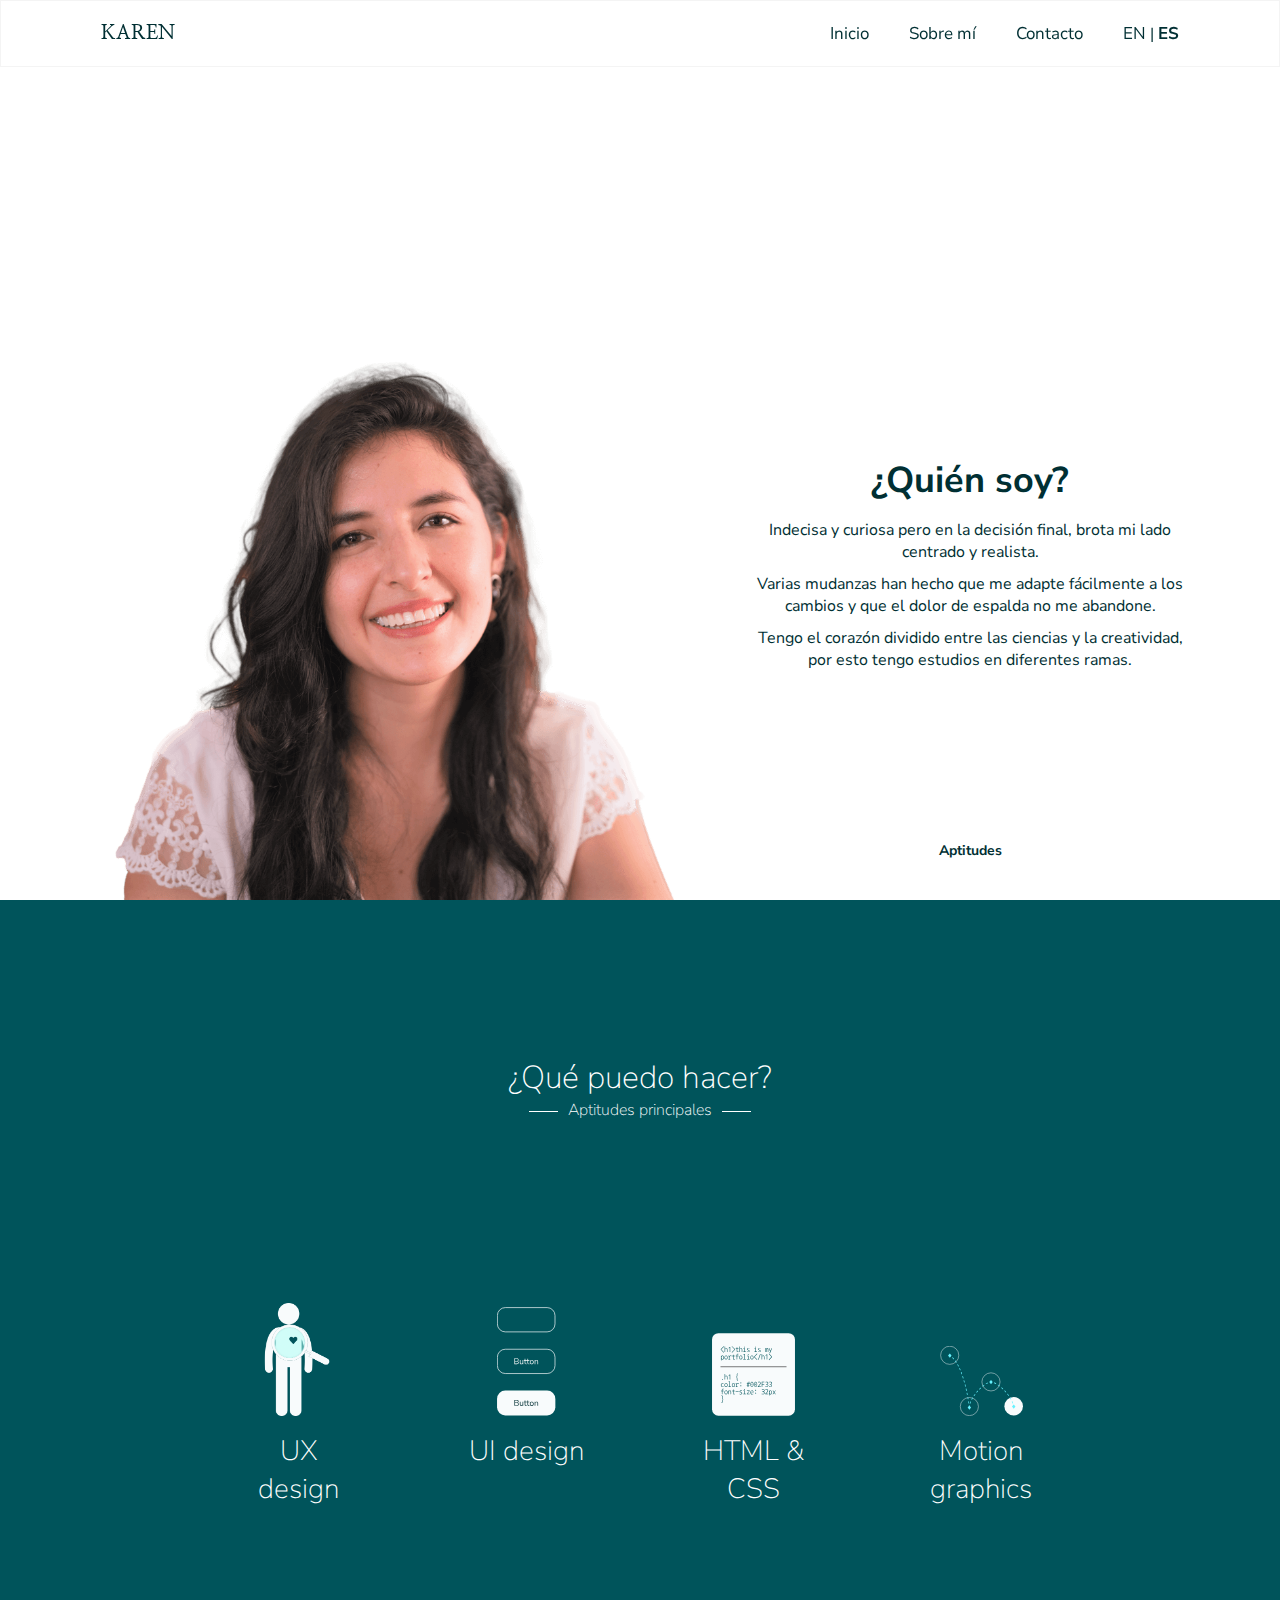
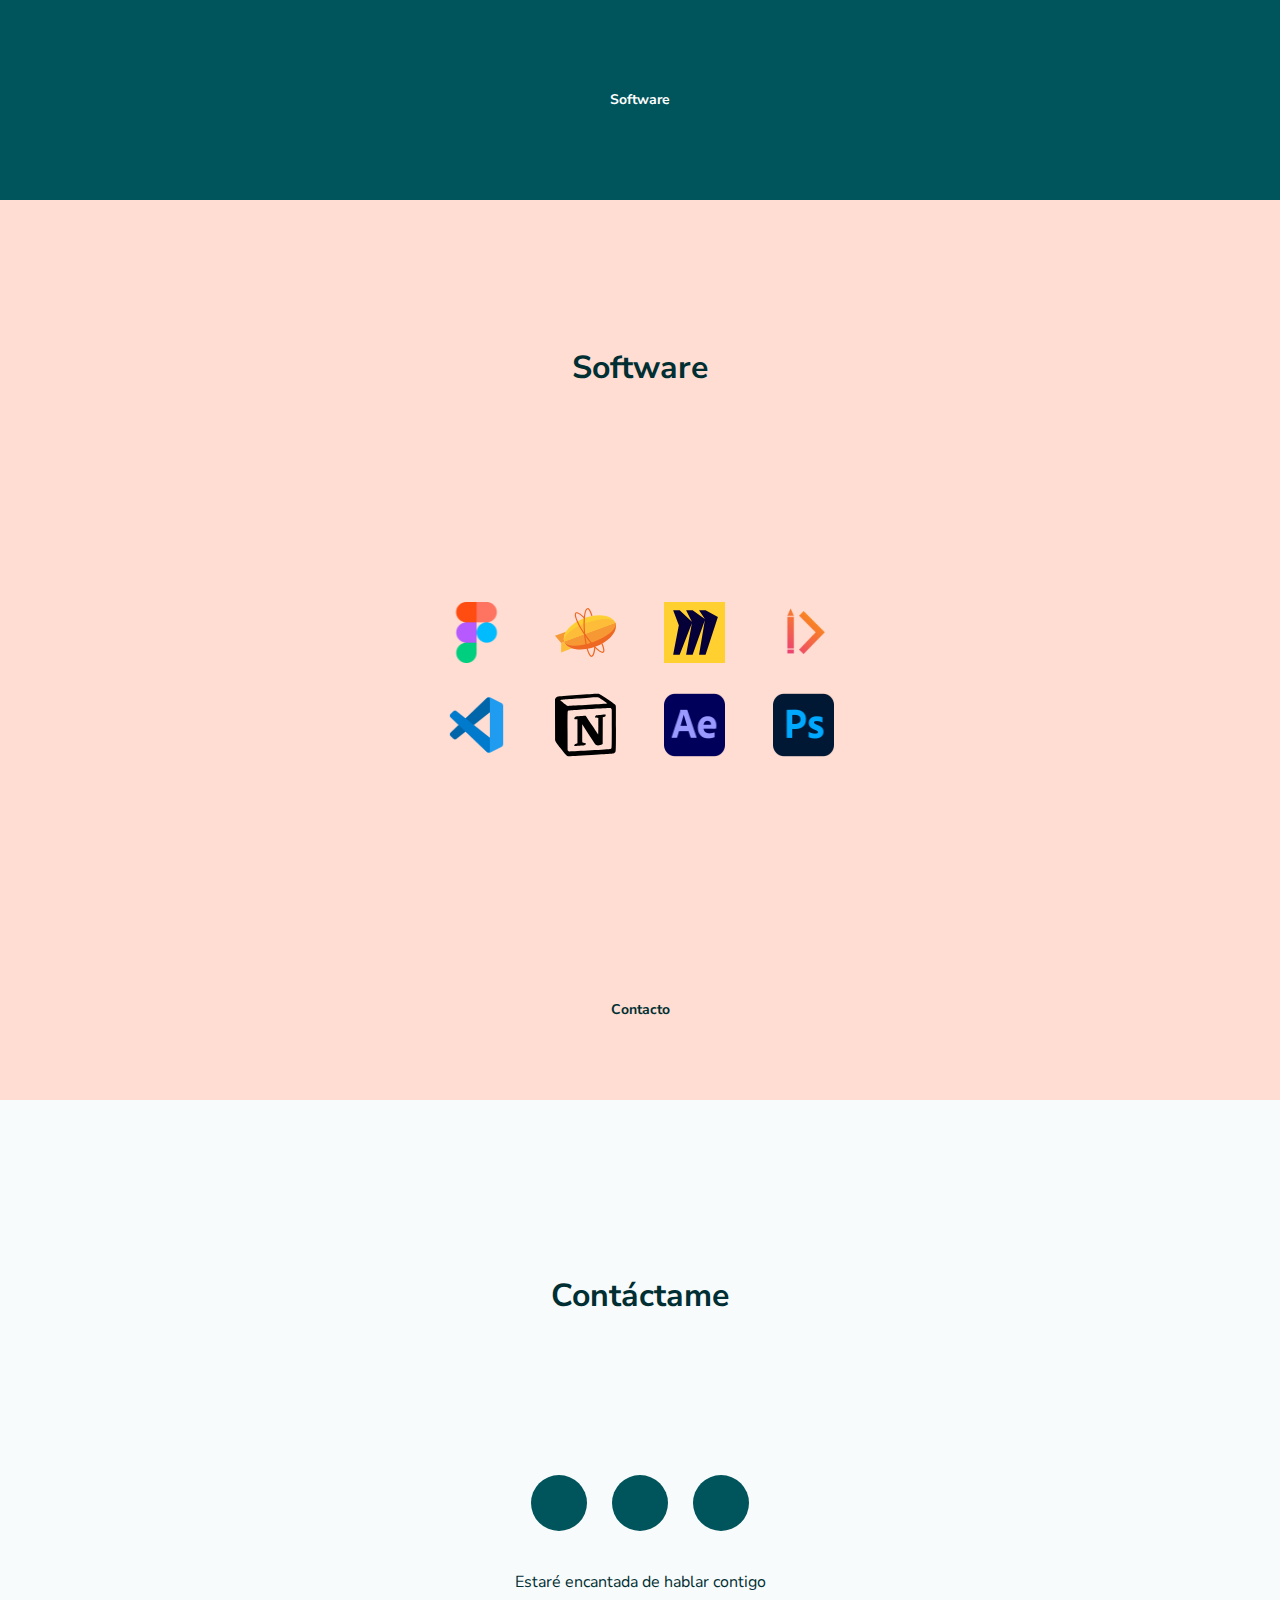
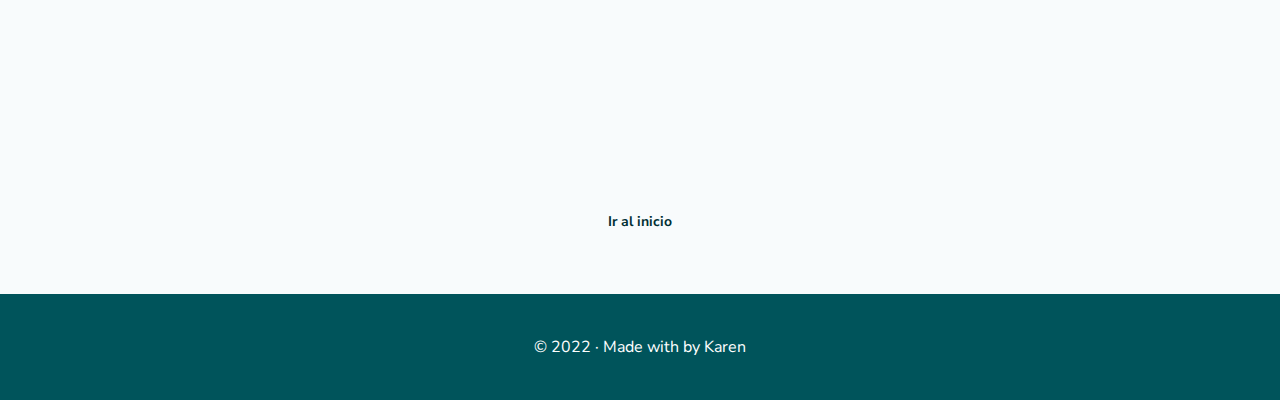
<file: pages/es-about.html>
<!DOCTYPE html>
<html lang="en">
  <head>
    <meta charset="UTF-8" />
    <meta http-equiv="X-UA-Compatible" content="IE=edge" />
    <meta name="viewport" content="width=device-width, initial-scale=1.0" />
    <link
      rel="stylesheet"
      href="https://cdnjs.cloudflare.com/ajax/libs/font-awesome/6.1.1/css/all.min.css"
      integrity="sha512-KfkfwYDsLkIlwQp6LFnl8zNdLGxu9YAA1QvwINks4PhcElQSvqcyVLLD9aMhXd13uQjoXtEKNosOWaZqXgel0g=="
      crossorigin="anonymous"
      referrerpolicy="no-referrer"
    />

    <link rel="stylesheet" href="../styles/about.css" />
    <link rel="stylesheet" href="../styles/animations.css" />
    <title>Karen - About me</title>
  </head>

  <body>
    <!-- ------------------ HEADER ------------------ -->
    <header class="header">
      <a class="header__logo" href="/">KAREN</a>

      <nav class="nav">
        <ul class="nav__menu">
          <li class="nav__item">
            <a href="/" class="nav__link">Inicio</a>
          </li>
          <li class="nav__item">
            <a href="/pages/about.html" class="nav__link">Sobre mí</a>
          </li>
          <li class="nav__item">
            <a href="#contact" class="nav__link">Contacto</a>
          </li>
          <li class="nav__item">
            <a href="/pages/about.html" class="nav__link">EN</a>
            <span>|</span>
            <a
              href="/pages/es-about.html"
              class="nav__link"
              style="font-weight: bold"
              >ES</a
            >
          </li>
        </ul>

        <div class="hamburguer">
          <span class="bar"></span>
          <span class="bar"></span>
          <span class="bar"></span>
        </div>
      </nav>
    </header>

    <!-- ------------------ MAIN ------------------ -->
    <main>
      <!--hero section-->
      <section class="hero__section">
        <div class="picture">
          <img
            class="picture__img"
            src="../assets/images/about/karen.png"
            alt="profile_picture"
          />
        </div>

        <div class="hero__2ndpart">
          <div class="hero__text">
            <h1>¿Quién soy?</h1>
            <p class="hero__description p1__description">
              Indecisa y curiosa pero en la decisión final, brota mi lado
              centrado y realista.
            </p>

            <p class="hero__description">
              Varias mudanzas han hecho que me adapte fácilmente a los cambios y
              que el dolor de espalda no me abandone.
            </p>

            <p class="hero__description">
              Tengo el corazón dividido entre las ciencias y la creatividad, por
              esto tengo estudios en diferentes ramas.
            </p>
          </div>

          <a href="#skills">
            <div>
              <h4>Aptitudes</h4>
              <i class="fa-solid fa-chevron-down"></i>
            </div>
          </a>
        </div>
      </section>

      <!--main skills section-->
      <section id="skills" class="container">
        <div>
          <h2 class="skills__h2">¿Qué puedo hacer?</h2>
          <p class="skills__subtitles lines">Aptitudes principales</p>
        </div>

        <div class="skills">
          <div class="skills__box">
            <img
              class="icon icon_ux"
              src="../assets/icons/svg/icon_ux.png"
              alt="icon_ux_design"
            />
            <h3>UX design</h3>
          </div>

          <div class="skills__box">
            <img
              class="icon icon__ui"
              src="../assets/icons/svg/ui.svg"
              alt="icon_ui_design"
            />
            <h3>UI design</h3>
          </div>

          <div class="skills__box">
            <img
              class="icon icon__code"
              src="../assets/icons/svg/code.svg"
              alt="icon_html_css"
            />
            <h3>HTML & CSS</h3>
          </div>

          <div class="skills__box">
            <img
              class="icon icon__motion"
              src="../assets/icons/svg/motion.svg"
              alt="icon_animation"
            />
            <h3 class="motion__subtitle">Motion graphics</h3>
          </div>
        </div>

        <a class="software__link" href="#software">
          <div>
            <h4>Software</h4>
            <i class="fa-solid fa-chevron-down"></i>
          </div>
        </a>
      </section>

      <!--software section-->

      <section id="software" class="container software__section">
        <div>
          <h2 class="software__h2">Software</h2>
        </div>

        <div class="software__icons">
          <div class="software__part">
            <img
              class="icons__software"
              src="../assets/icons/png/figma.png"
              alt="icon_figma"
            />

            <img
              class="icons__software"
              src="../assets/icons/svg/zeplin.svg"
              alt="icon_zeplin"
            />

            <img
              class="icons__software"
              src="../assets/icons/svg/miro.svg"
              alt="icon_miro"
            />

            <img
              class="icons__software"
              src="../assets/icons/png/zeroheight.png"
              alt="icon_zeroheight"
            />
          </div>
          <div class="software__part">
            <img
              class="icons__software"
              src="../assets/icons/png/vs.png"
              alt="icon_visual_studio"
            />

            <img
              class="icons__software"
              src="../assets/icons/svg/notion.svg"
              alt="icon_notion"
            />

            <img
              class="icons__software"
              src="../assets/icons/png/ae.png"
              alt="icon_after_effects"
            />

            <img
              class="icons__software"
              src="../assets/icons/png/ps.png"
              alt="icon_photoshop"
            />
          </div>
        </div>

        <a href="#contact">
          <div>
            <h4>Contacto</h4>
            <i class="fa-solid fa-chevron-down fa-chevron-down"></i>
          </div>
        </a>
      </section>

      <!-- ------------------ contact section ------------------ -->
      <section id="contact" class="container contact__section">
        <h2 class="contact__me">Contáctame</h2>
        <div class="icons__ytext">
          <div class="icons">
            <div class="icon__container">
              <a class="contact_link" href="mailto:karen.pam99@gmail.com"
                ><i class="fa-solid fa-envelope"></i
              ></a>
            </div>

            <div class="icon__container">
              <a
                class="contact_link"
                target="_blank"
                href="https://www.linkedin.com/in/karenpamelauxui/?locale=en_US"
                ><i class="fa-brands fa-linkedin-in"></i
              ></a>
            </div>

            <div class="icon__container">
              <a
                class="contact_link"
                target="_blank"
                href="https://api.whatsapp.com/send?phone=34604549971"
                ><i class="fa-brands fa-whatsapp"></i
              ></a>
            </div>
          </div>
          <p>Estaré encantada de hablar contigo</p>
        </div>

        <a href="#top" class="go__top">
          <div>
            <i class="fa-solid fa-chevron-up"></i>
            <h4>Ir al inicio</h4>
          </div>
        </a>
      </section>
    </main>

    <!-- ------------------ FOOTER ------------------ -->
    <footer>
      <p>&#169; 2022 · Made with <i class="fa-solid fa-heart"></i> by Karen</p>
    </footer>

    <!-- ------------------ SCRIPT ------------------ -->
    <script src="../script.js"></script>
  </body>
</html>
</file>
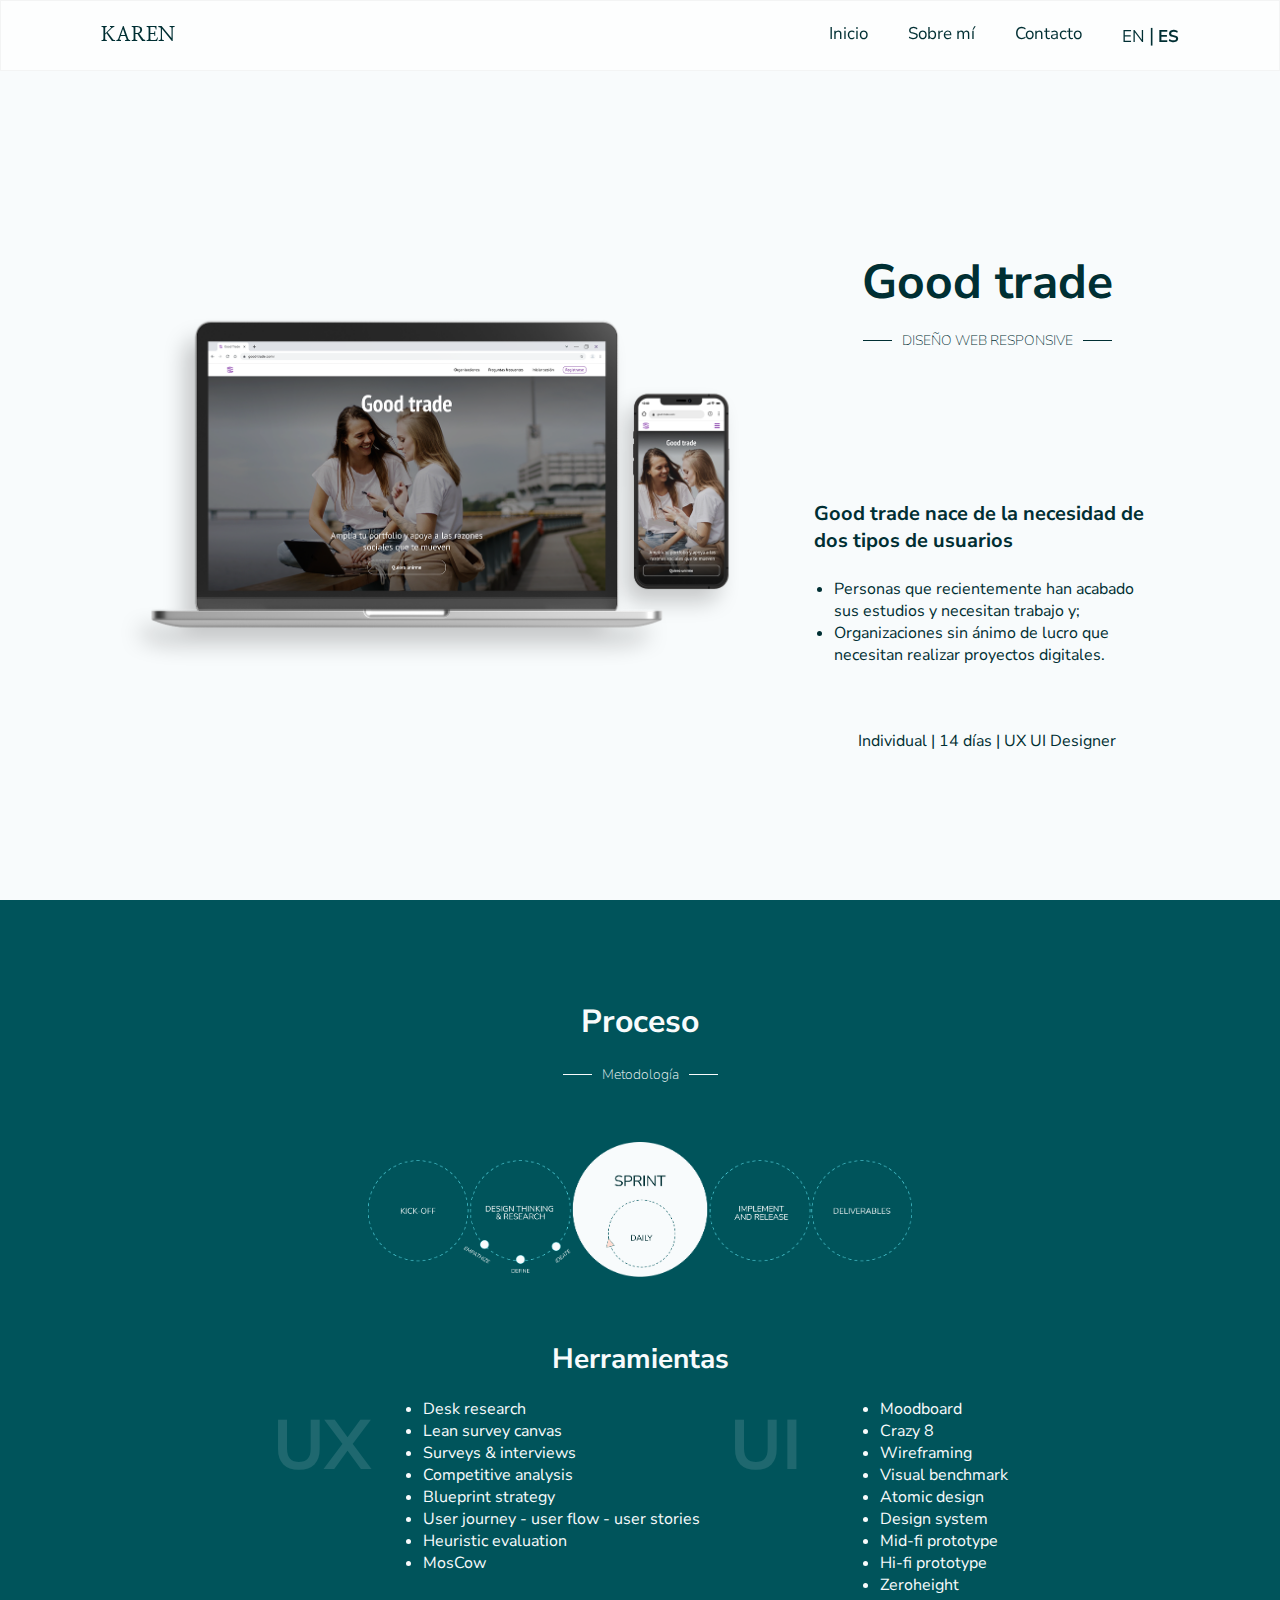
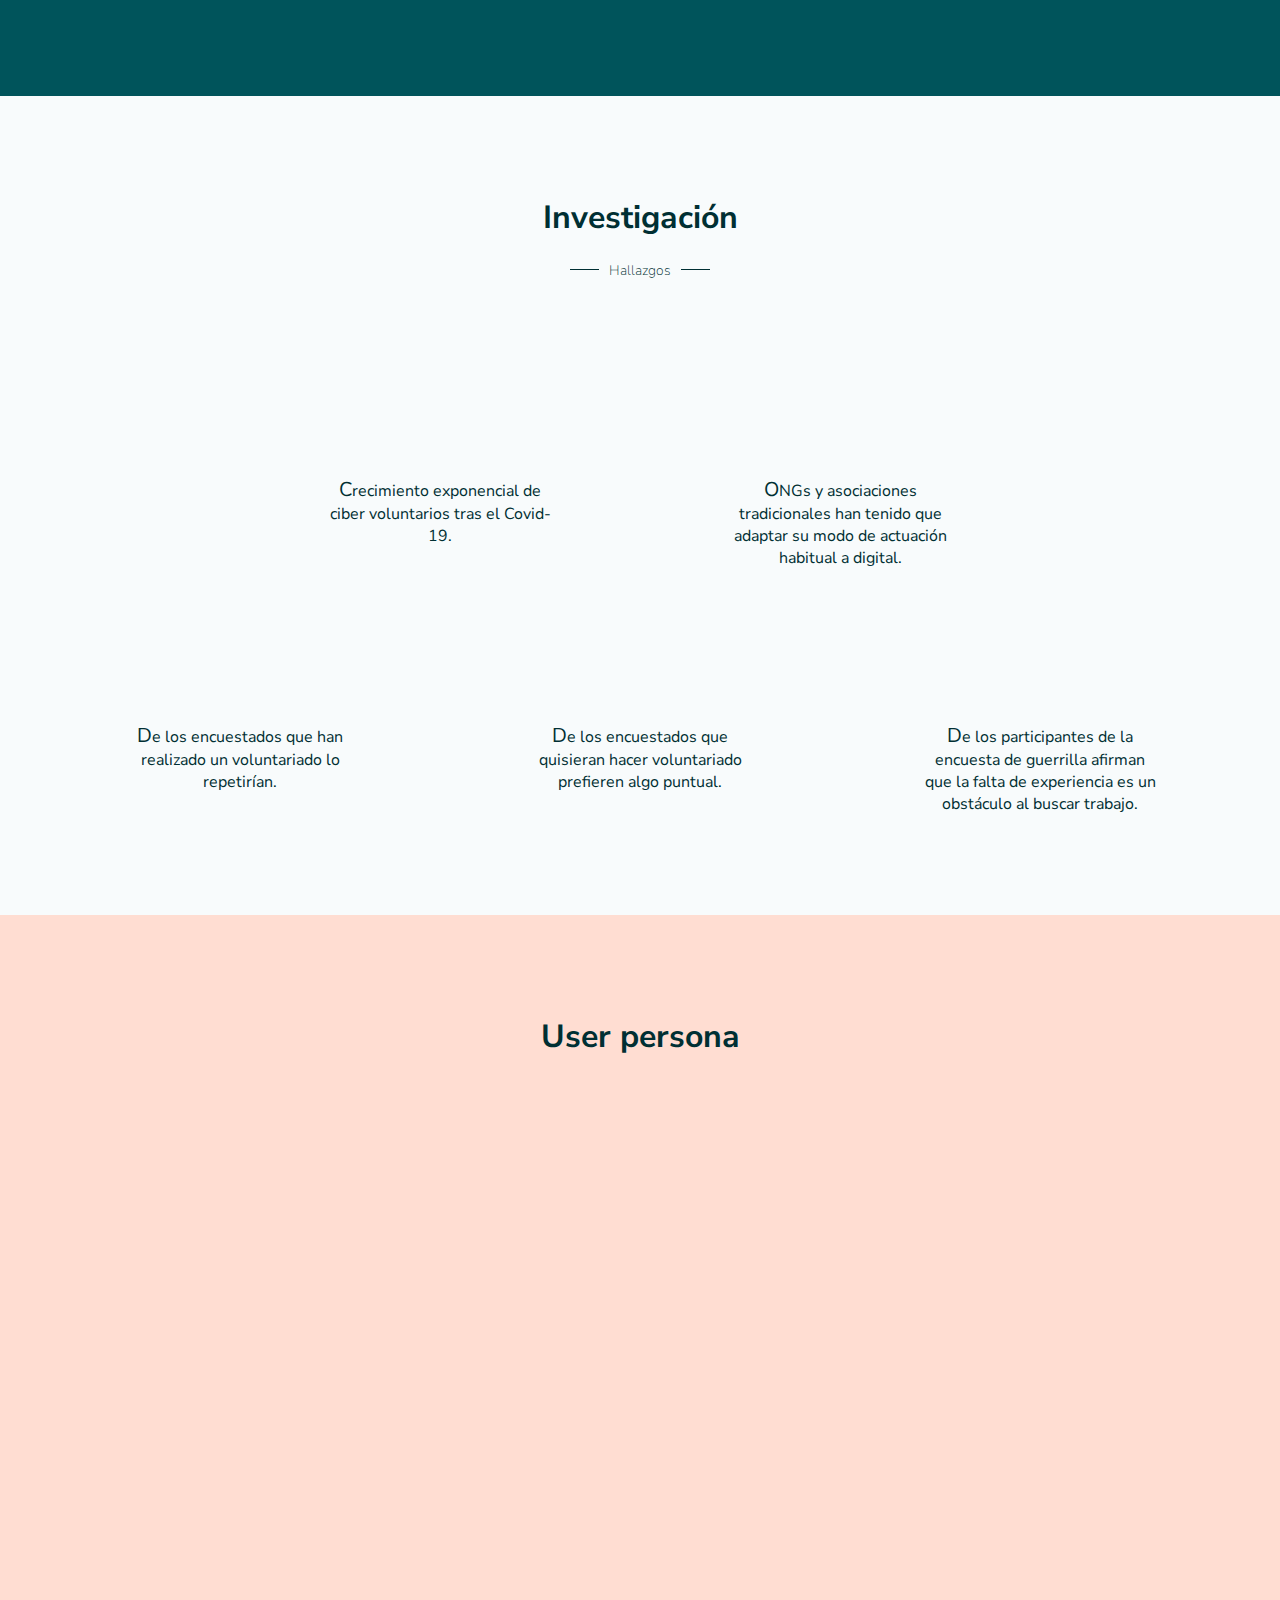
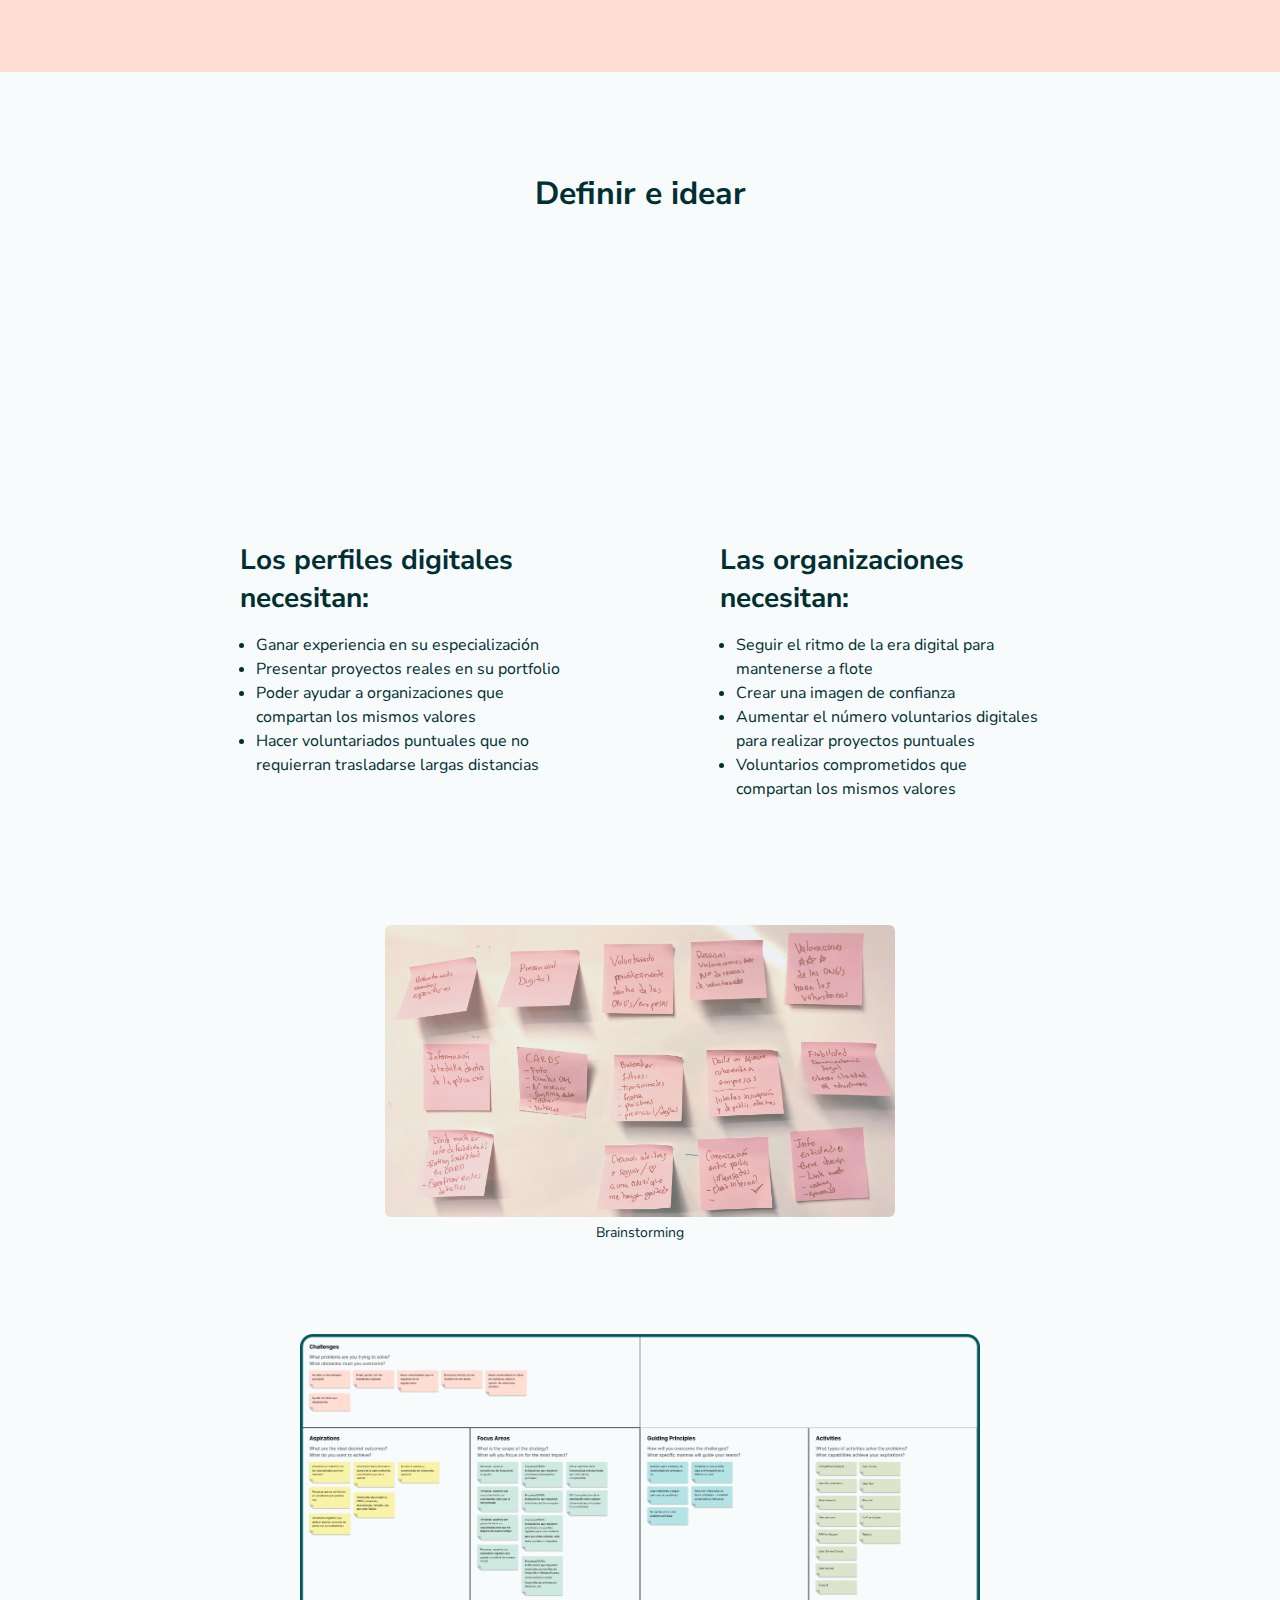
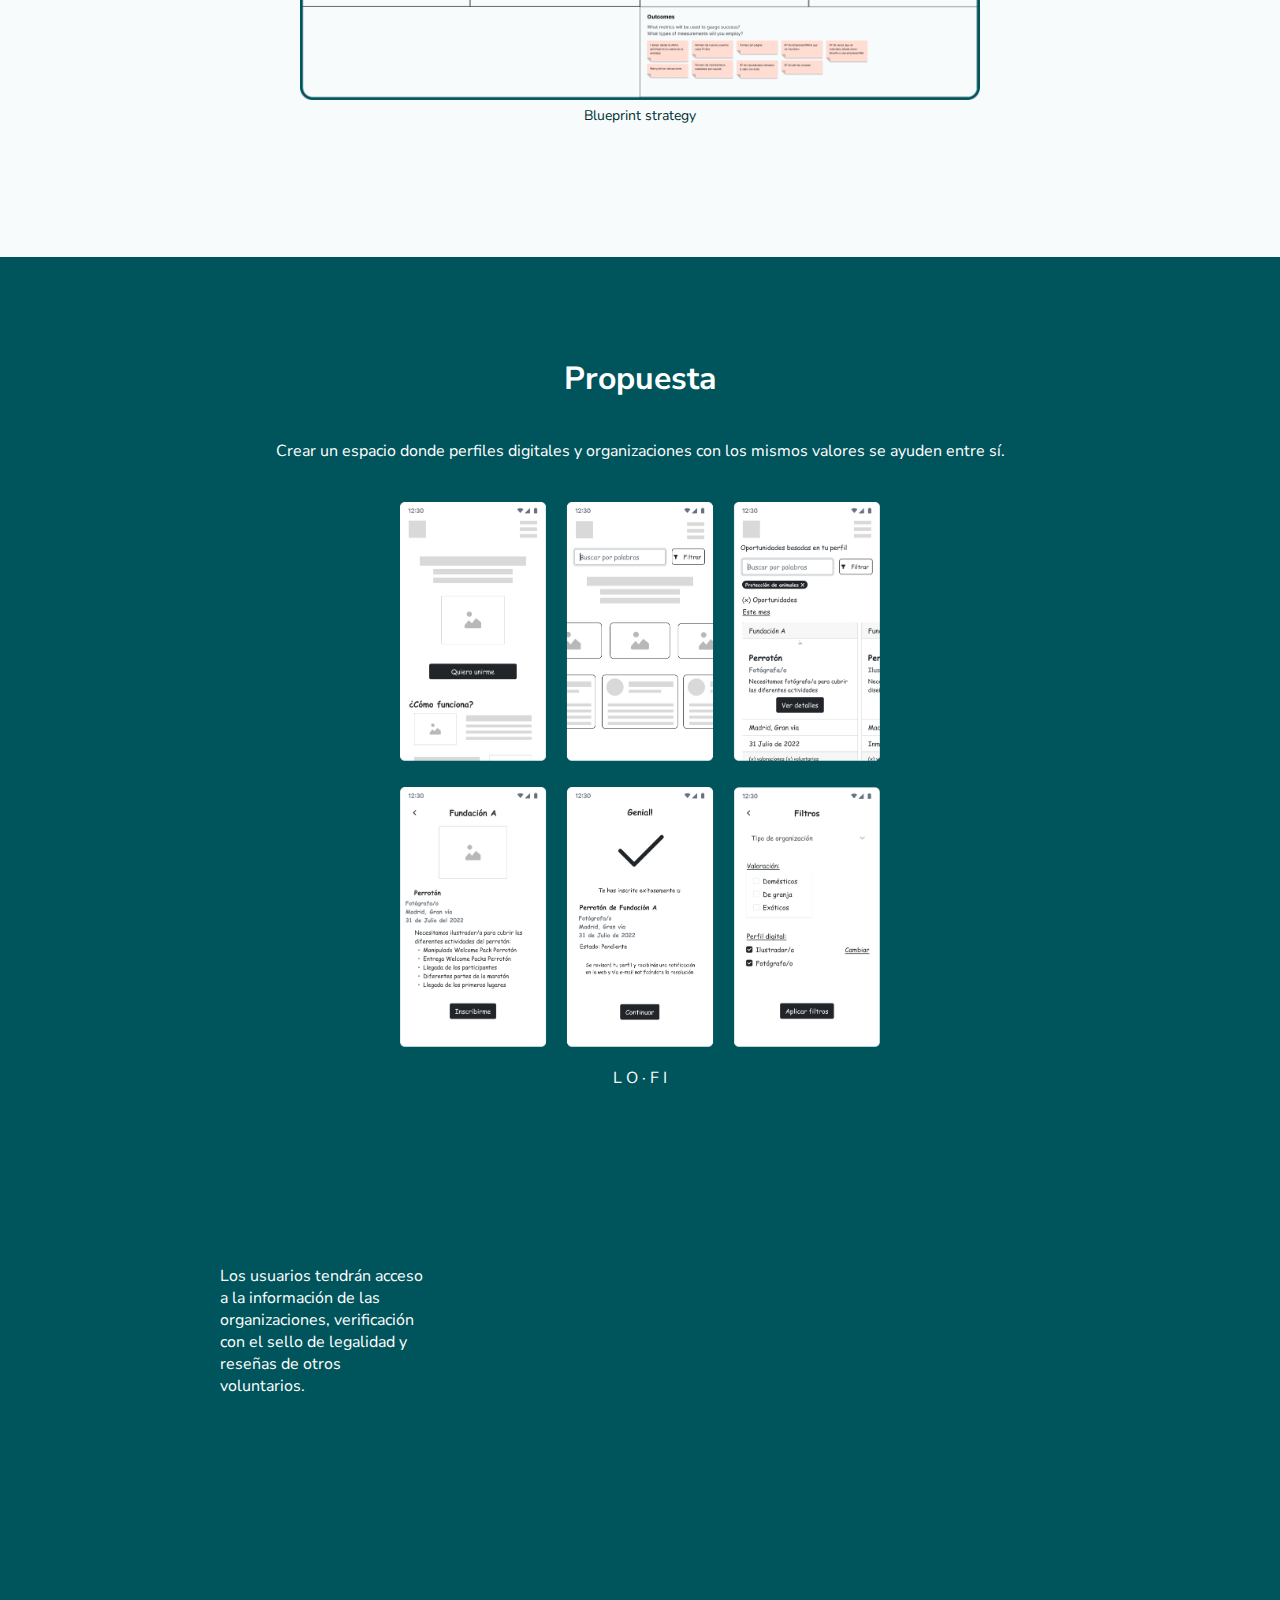
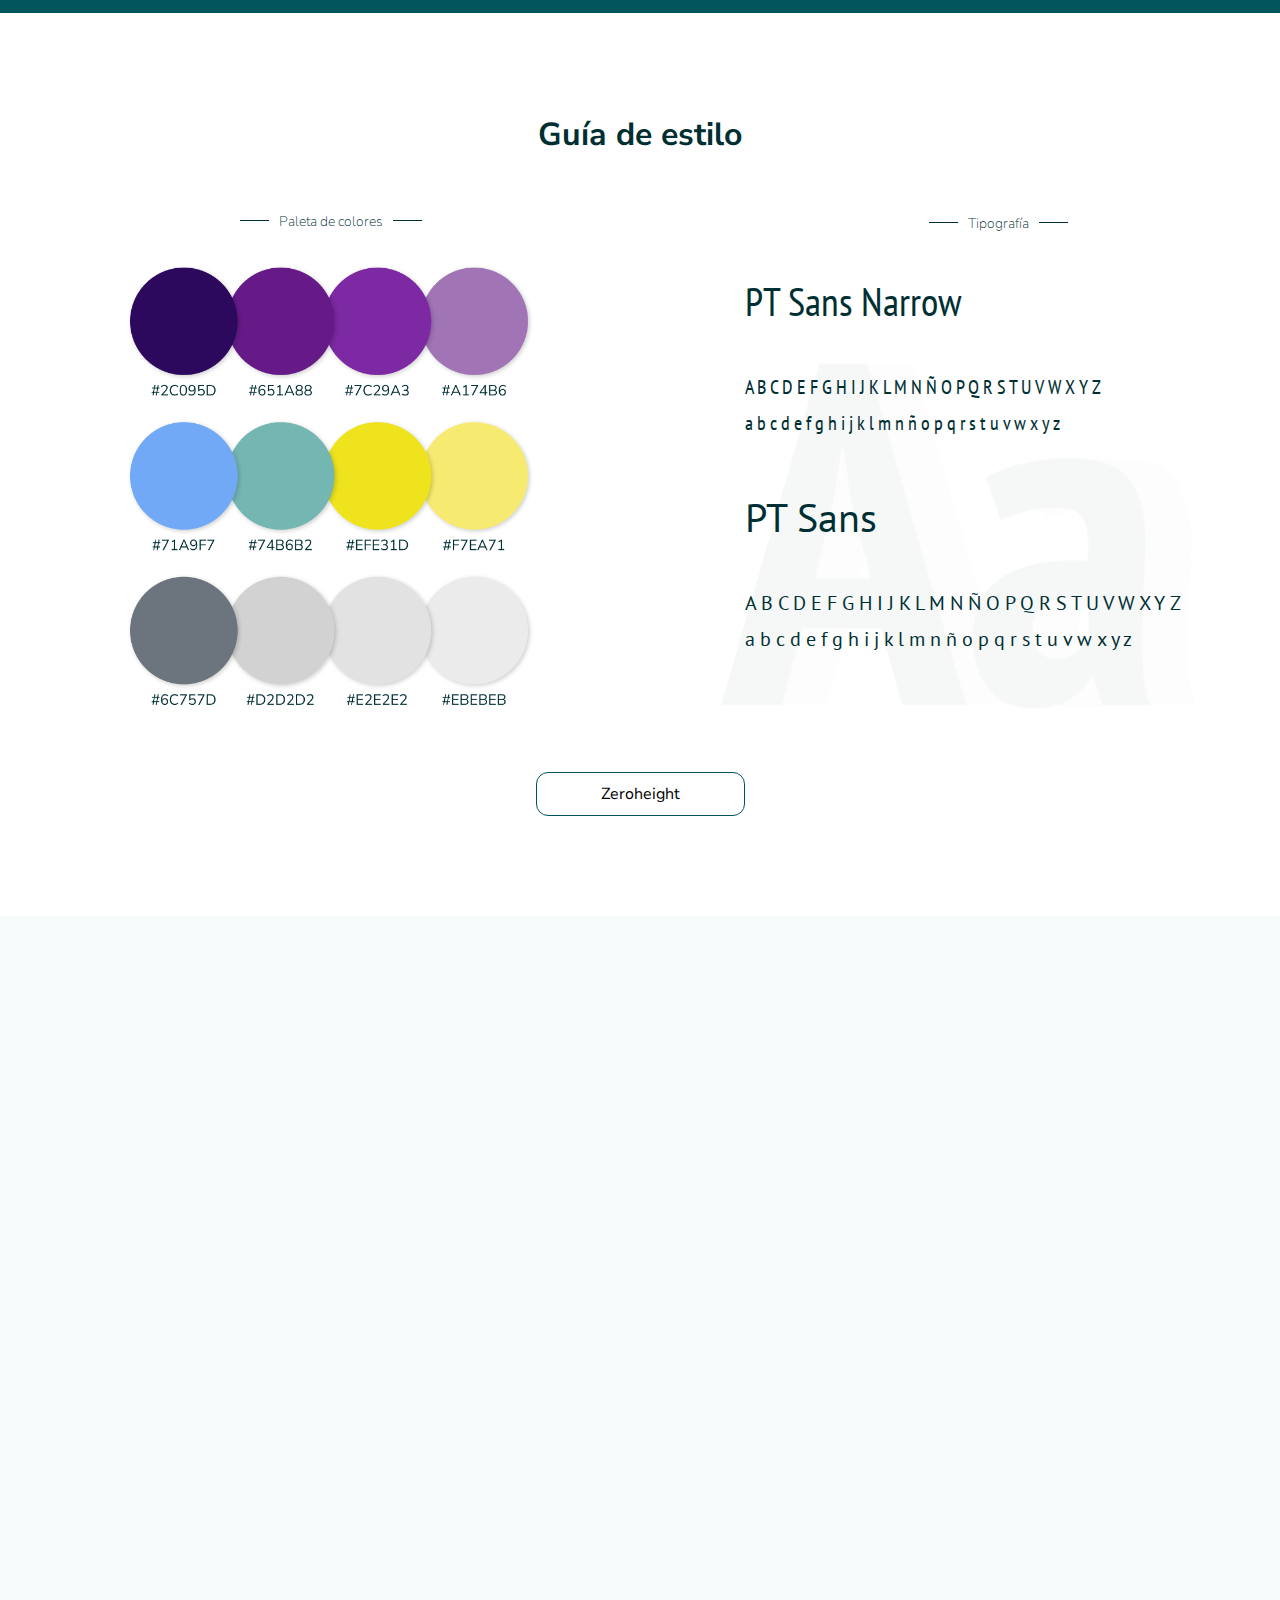
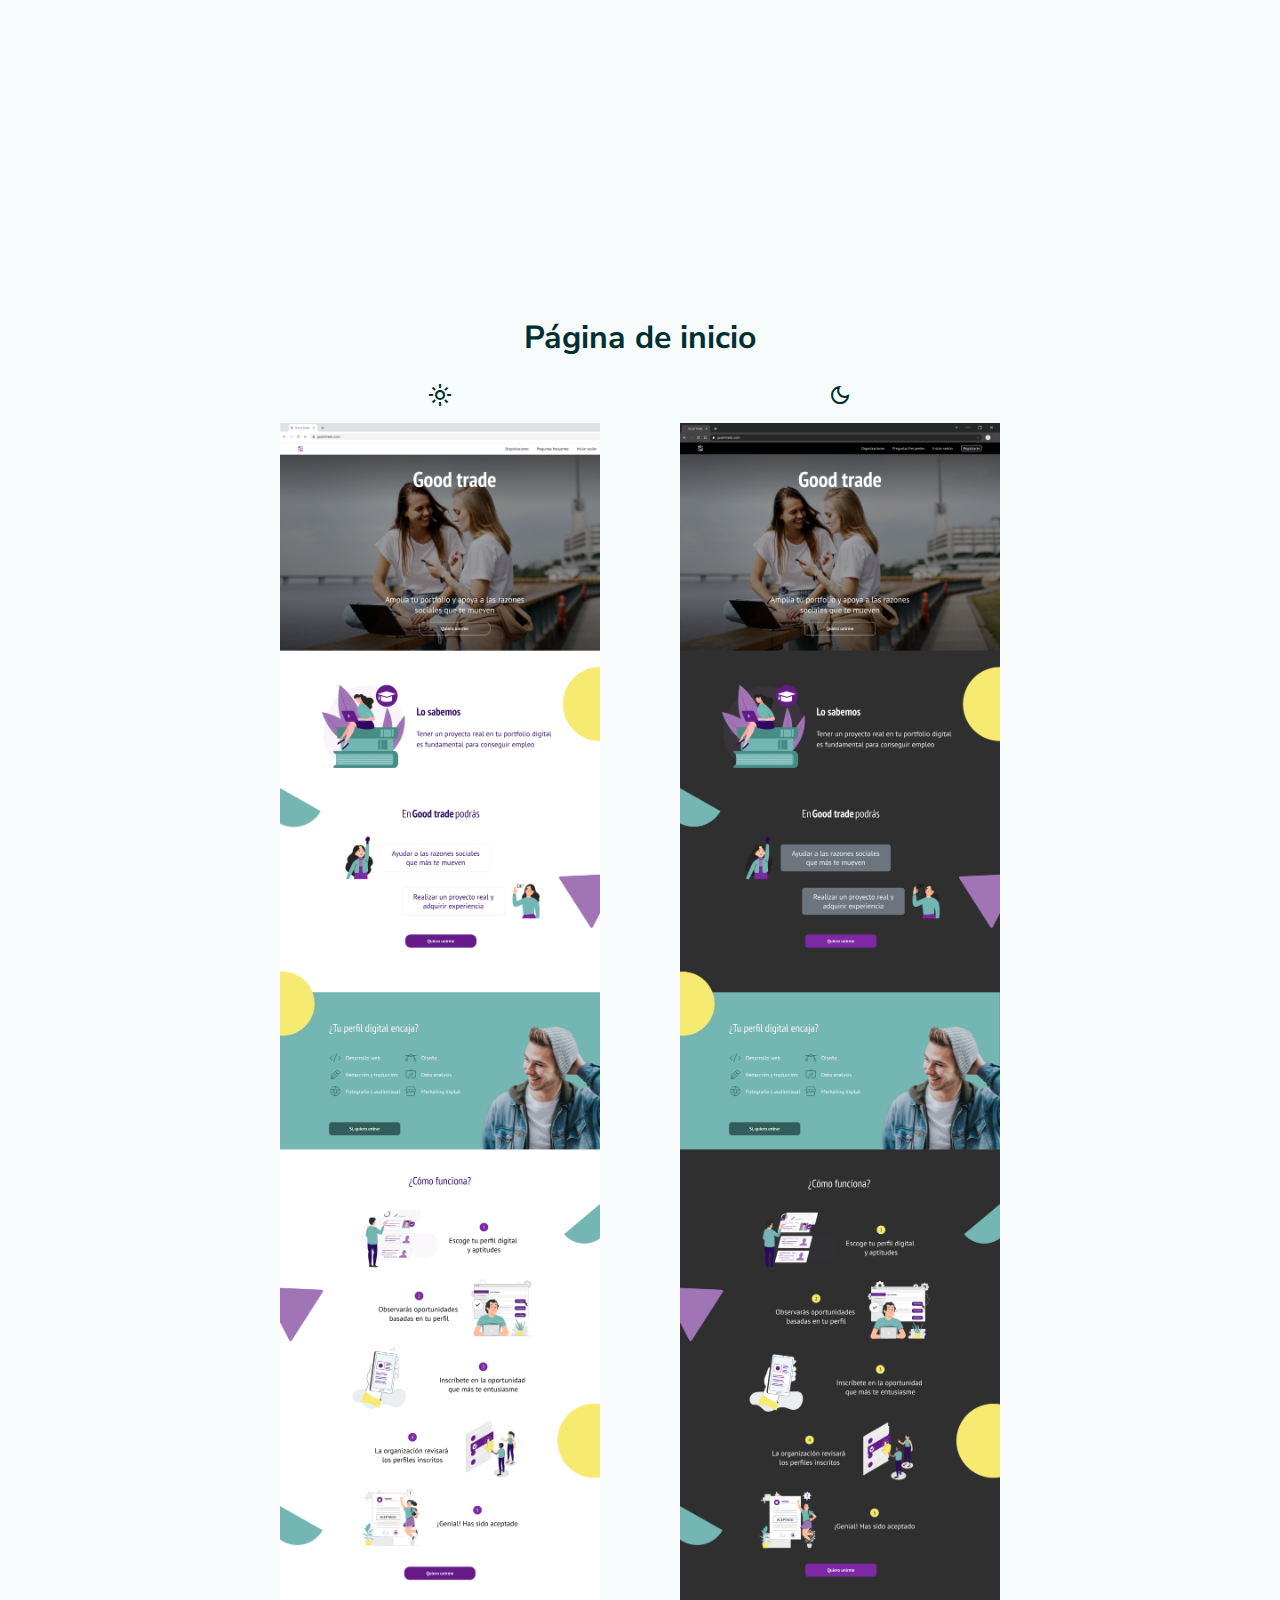
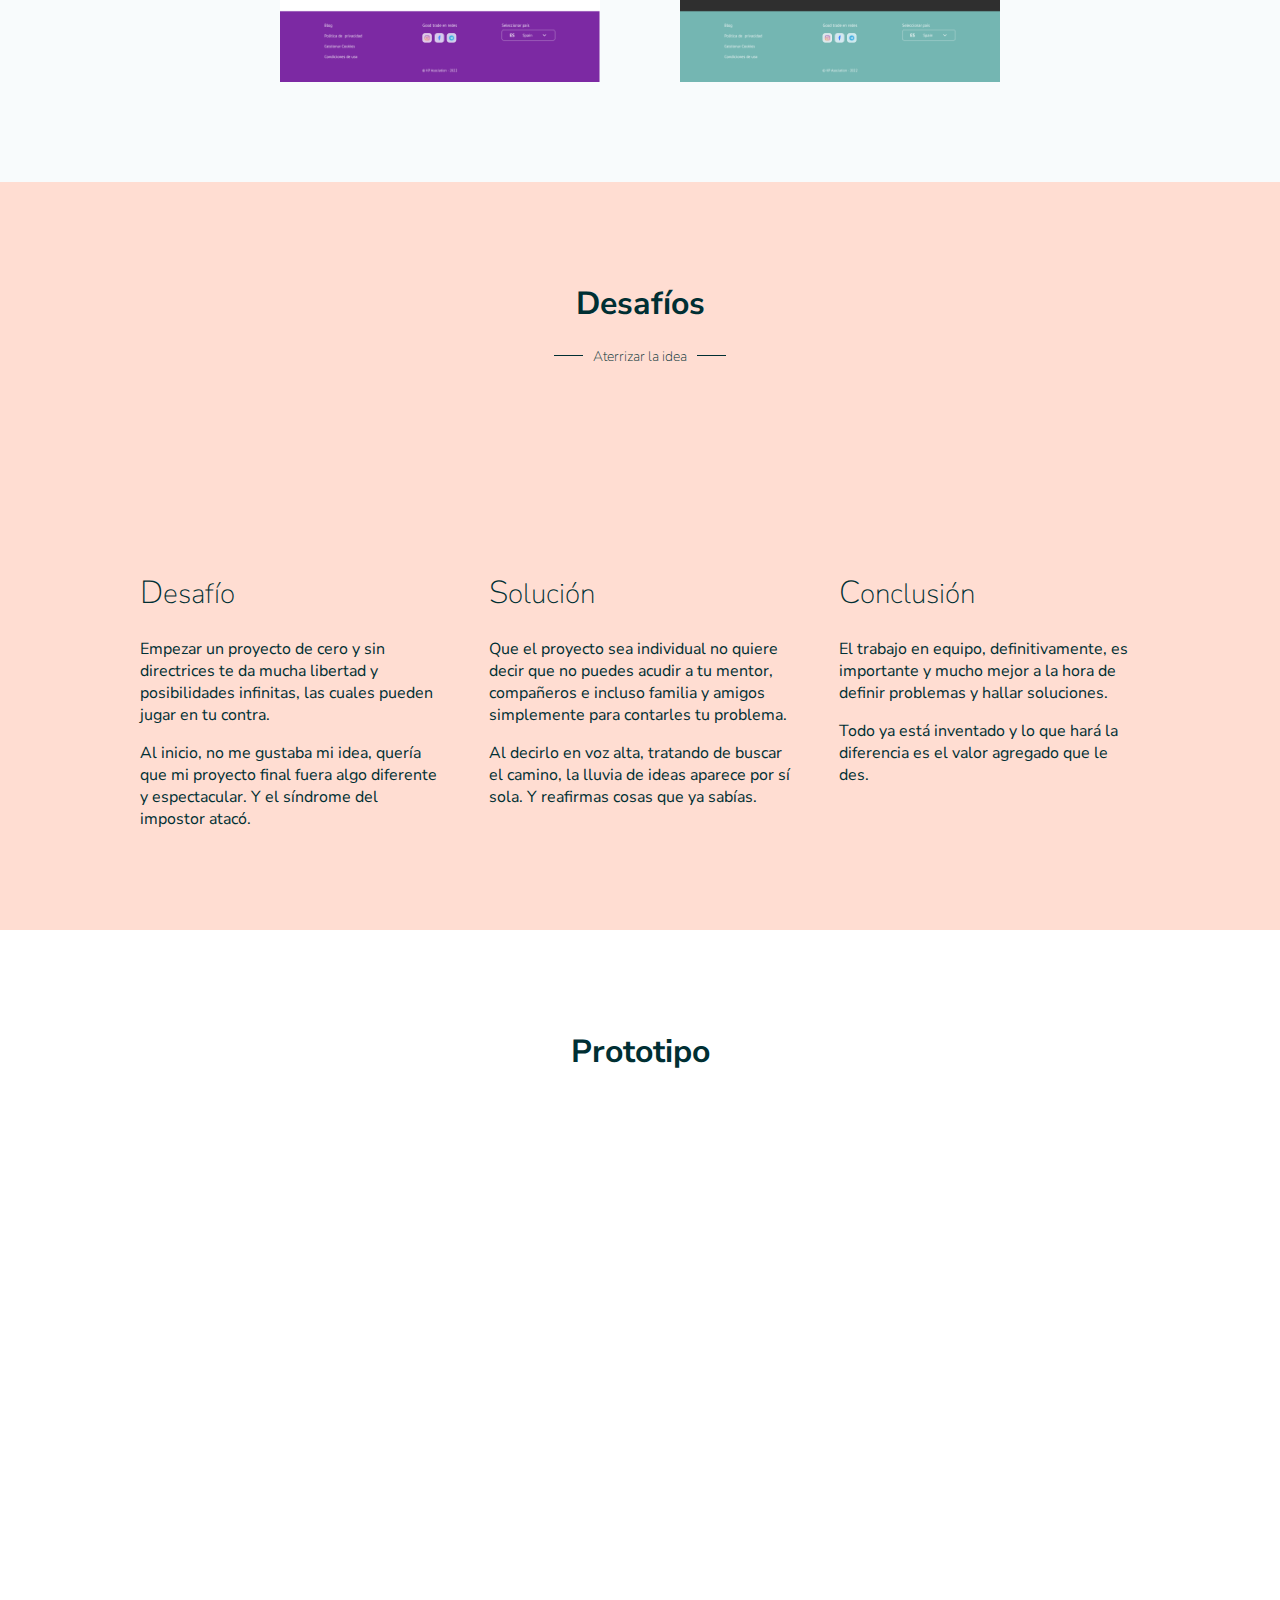
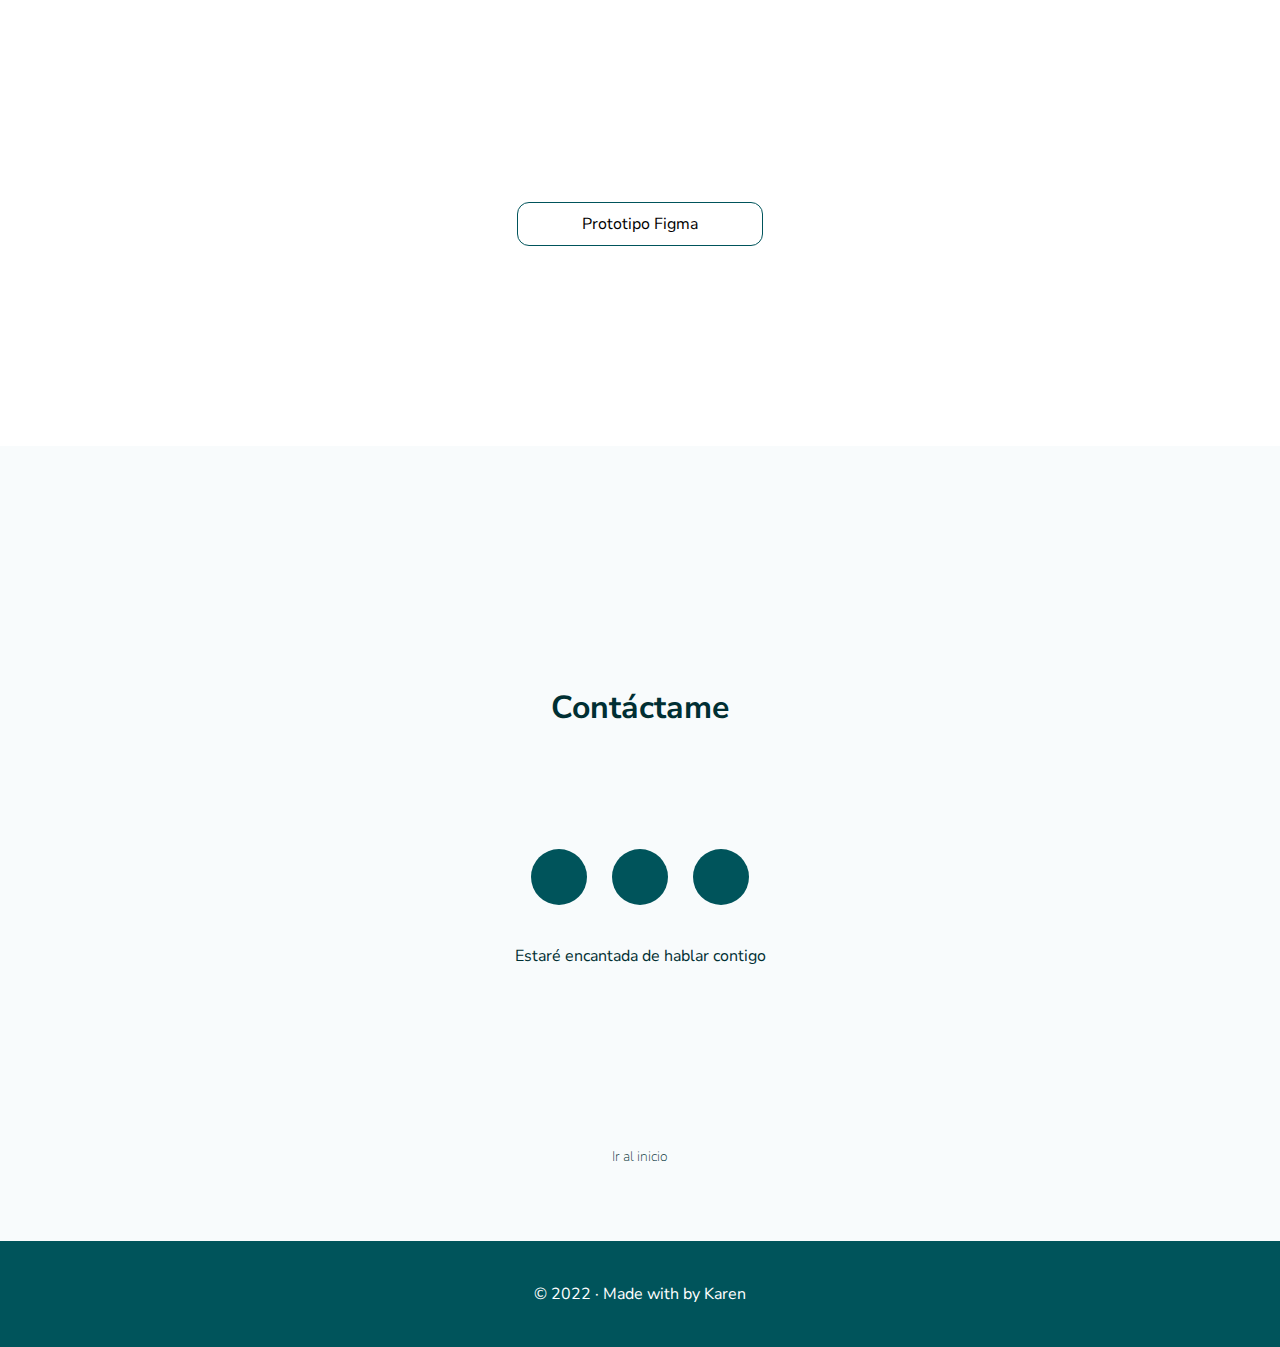
<file: pages/es-good-trade-case-study.html>
<!DOCTYPE html>
<html lang="en">
  <head>
    <meta charset="UTF-8" />
    <meta http-equiv="X-UA-Compatible" content="IE=edge" />
    <meta name="viewport" content="width=device-width, initial-scale=1.0" />
    <link
      rel="stylesheet"
      href="https://cdnjs.cloudflare.com/ajax/libs/font-awesome/6.1.1/css/all.min.css"
      integrity="sha512-KfkfwYDsLkIlwQp6LFnl8zNdLGxu9YAA1QvwINks4PhcElQSvqcyVLLD9aMhXd13uQjoXtEKNosOWaZqXgel0g=="
      crossorigin="anonymous"
      referrerpolicy="no-referrer"
    />
    <link
      rel="stylesheet"
      href="https://fonts.googleapis.com/css2?family=Material+Symbols+Outlined:opsz,wght,FILL,GRAD@20..48,100..700,0..1,-50..200"
    />
    <link href="https://unpkg.com/aos@2.3.1/dist/aos.css" rel="stylesheet" />
    <link rel="stylesheet" href="../styles/good-trade-case-study.css" />
    <link rel="stylesheet" href="../styles/animations.css" />
    <title>Good trade</title>
  </head>

  <body>
    <!-- ------------------ HEADER ------------------ -->
    <header class="header">
      <a class="header__logo" href="/index-es.html">KAREN</a>

      <nav class="nav">
        <ul class="nav__menu">
          <li class="nav__item">
            <a href="/" class="nav__link">Inicio</a>
          </li>
          <li class="nav__item">
            <a href="/pages/about.html" class="nav__link">Sobre mí</a>
          </li>
          <li class="nav__item">
            <a href="#contact" class="nav__link">Contacto</a>
          </li>
          <li class="nav__item">
            <a href="/pages/good-trade-case-study.html" class="nav__link">EN</a>
            <span>|</span>
            <a
              href="/pages/es-good-trade-case-study.html"
              class="nav__link"
              style="font-weight: bold"
              >ES</a
            >
          </li>
        </ul>

        <div class="hamburguer">
          <span class="bar"></span>
          <span class="bar"></span>
          <span class="bar"></span>
        </div>
      </nav>
    </header>

    <!-- ------------------ MAIN ------------------ -->
    <main>
      <!--hero section-->
      <section class="hero__section container">
        <div class="hero__titles">
          <h1 class="project__titles">Good trade</h1>
          <h4 class="project__subtitles project__subtitles--uppercase lines">
            Diseño web responsive
          </h4>
        </div>

        <div class="container__img">
          <img src="../assets/images/home/good-trade.png" alt="web_design" />
        </div>

        <div class="hero__text">
          <h3 class="hero__subtitle">
            Good trade nace de la necesidad de dos tipos de usuarios
          </h3>
          <div>
            <ul class="hero__list">
              <li class="hero__item">
                Personas que recientemente han acabado sus estudios y necesitan
                trabajo y;
              </li>
              <li class="hero__item">
                Organizaciones sin ánimo de lucro que necesitan realizar
                proyectos digitales.
              </li>
            </ul>
          </div>
          <p class="project__info">Individual | 14 días | UX UI Designer</p>
        </div>
      </section>

      <!--tools section-->

      <section class="tools__section">
        <div>
          <h2 class="tools__title">Proceso</h2>
          <h4 class="project__subtitles lines">Metodología</h4>
        </div>

        <div class="tools__img">
          <img
            src="../assets/images/projects/goodtrade/method.png"
            alt="Sprint-methodology"
          />
        </div>

        <div class="tools__content">
          <h3 class="tools__title">Herramientas</h3>
          <div class="tools__list">
            <div class="list__container">
              <div>
                <p class="list__title">UX</p>
              </div>

              <ul>
                <li>Desk research</li>
                <li>Lean survey canvas</li>
                <li>Surveys & interviews</li>
                <li>Competitive analysis</li>
                <li>Blueprint strategy</li>
                <li>User journey - user flow - user stories</li>
                <li>Heuristic evaluation</li>
                <li>MosCow</li>
              </ul>
            </div>
            <div class="list__container">
              <div>
                <p class="list__title">UI</p>
              </div>
              <ul>
                <li>Moodboard</li>
                <li>Crazy 8</li>
                <li>Wireframing</li>
                <li>Visual benchmark</li>
                <li>Atomic design</li>
                <li>Design system</li>
                <li>Mid-fi prototype</li>
                <li>Hi-fi prototype</li>
                <li>Zeroheight</li>
              </ul>
            </div>
          </div>
        </div>
      </section>

      <!--research section-->

      <section class="research__section">
        <div>
          <h2 class="tools__title">Investigación</h2>
          <h4 class="project__subtitles lines">Hallazgos</h4>
        </div>

        <div class="research__divs">
          <div class="research__insights">
            <img
              class="insights__img"
              src="../assets/images/projects/goodtrade/users-growth.png"
              alt="Sprint-methodology"
              data-aos="fade-up"
              data-aos-duration="500"
              data-aos-easing="ease-out"
            />
            <p>
              <span>C</span>recimiento exponencial de ciber voluntarios tras el
              Covid-19.
            </p>
          </div>

          <div class="research__insights">
            <p class="insights__order">
              <span>O</span>NGs y asociaciones tradicionales han tenido que
              adaptar su modo de actuación habitual a digital.
            </p>
            <img
              class="insights__img"
              src="../assets/images/projects/goodtrade/godigital.png"
              alt="Sprint-methodology"
              data-aos="fade-up"
              data-aos-duration="500"
              data-aos-easing="ease-out"
            />
          </div>
        </div>

        <div class="research__divs">
          <div class="research__insights">
            <p
              class="insights__numbers"
              data-aos="fade-up"
              data-aos-duration="500"
              data-aos-easing="ease-out"
            >
              90%
            </p>
            <p>
              <span>D</span>e los encuestados que han realizado un voluntariado
              lo repetirían.
            </p>
          </div>

          <div class="research__insights">
            <p class="insights__order">
              <span>D</span>e los encuestados que quisieran hacer voluntariado
              prefieren algo puntual.
            </p>
            <p
              class="insights__numbers"
              data-aos="fade-up"
              data-aos-duration="500"
              data-aos-easing="ease-out"
              data-aos-delay="150"
            >
              95%
            </p>
          </div>

          <div class="research__insights">
            <p
              class="insights__numbers"
              data-aos="fade-up"
              data-aos-duration="500"
              data-aos-easing="ease-out"
              data-aos-delay="300"
            >
              98%
            </p>
            <p>
              <span>D</span>e los participantes de la encuesta de guerrilla
              afirman que la falta de experiencia es un obstáculo al buscar
              trabajo.
            </p>
          </div>
        </div>
      </section>

      <!--users section -- images exported x3-->

      <section class="users__section">
        <h2>User persona</h2>

        <div class="users__container">
          <div
            data-aos="fade-right"
            data-aos-duration="500"
            data-aos-easing="ease-out"
          >
            <div class="users__avatar">
              <div>
                <img
                  class="users__img"
                  src="../assets/images/projects/goodtrade/user1.png"
                  alt=""
                />
              </div>
              <h4 class="project__subtitles lines">
                Alex, 31 años, editora de vídeo
              </h4>
            </div>

            <div class="users__statements">
              <div>
                <img
                  class="quotes"
                  src="../assets/images/projects/goodtrade/quote.png"
                  alt=""
                />
              </div>

              <div class="users__text">
                <p>
                  <span>M</span>e encantaría hacer un voluntariado, pero no
                  quiero comprometerme ni desplazarme a largas distancias.
                </p>
                <p>
                  <span>E</span>stoy buscando trabajo pero no tengo experiencia
                  real para mostrar en mi portfolio.
                </p>
              </div>
            </div>
          </div>

          <div
            data-aos="fade-left"
            data-aos-duration="500"
            data-aos-easing="ease-out"
          >
            <div class="users__avatar">
              <div>
                <img
                  class="users__img"
                  src="../assets/images/projects/goodtrade/user2.png"
                  alt=""
                />
              </div>
              <h4 class="project__subtitles lines">
                Organización sin fin de lucro
              </h4>
            </div>

            <div class="users__statements">
              <div>
                <img
                  class="quotes"
                  src="../assets/images/projects/goodtrade/quote.png"
                  alt=""
                />
              </div>
              <p>
                <span>N</span>ecesitamos perfiles digitales para ayudarnos a
                realizar proyectos que no podemos costear.
              </p>
            </div>
          </div>
        </div>
      </section>

      <!--Definning section ---->

      <section class="define__section">
        <h2>Definir e idear</h2>

        <div class="define__flex">
          <figure class="postit__container">
            <img
              class="postit__image"
              src="../assets/images/projects/goodtrade/post-its.jpg"
              alt="brainstorming"
            />
            <figcaption>Brainstorming</figcaption>
          </figure>

          <figure class="define__tool">
            <img
              src="../assets/images/projects/goodtrade/blueprint.png"
              alt="blueprint-strategy"
            />
            <figcaption>Blueprint strategy</figcaption>
          </figure>

          <div class="define__container">
            <div class="define__column">
              <div class="users__needs">
                <h3>Los perfiles digitales necesitan:</h3>
                <ul class="users__needs--list">
                  <li>Ganar experiencia en su especialización</li>
                  <li>Presentar proyectos reales en su portfolio</li>
                  <li>
                    Poder ayudar a organizaciones que compartan los mismos
                    valores
                  </li>
                  <li>
                    Hacer voluntariados puntuales que no requierran trasladarse
                    largas distancias
                  </li>
                </ul>
              </div>

              <div>
                <img
                  class="mockup__imgs"
                  src="../assets/images/projects/goodtrade/mockup1.png"
                  alt="mockup"
                  data-aos="fade-right"
                  data-aos-duration="500"
                  data-aos-easing="ease-out"
                />
              </div>
            </div>

            <div class="define__column">
              <div class="users__needs">
                <h3>Las organizaciones necesitan:</h3>
                <ul class="users__needs--list">
                  <li>
                    Seguir el ritmo de la era digital para mantenerse a flote
                  </li>
                  <li>Crear una imagen de confianza</li>
                  <li>
                    Aumentar el número voluntarios digitales para realizar
                    proyectos puntuales
                  </li>
                  <li>
                    Voluntarios comprometidos que compartan los mismos valores
                  </li>
                </ul>
              </div>

              <div>
                <img
                  class="mockup__imgs"
                  src="../assets/images/projects/goodtrade/mockup2.png"
                  alt="mockup"
                  data-aos="fade-left"
                  data-aos-duration="500"
                  data-aos-easing="ease-out"
                />
              </div>
            </div>
          </div>
        </div>
      </section>

      <!--proposal section ---->

      <section class="proposal__section">
        <h2 class="proposal__title">Propuesta</h2>

        <p class="proposal__text">
          Crear un espacio donde perfiles digitales y organizaciones con los
          mismos valores se ayuden entre sí.
        </p>

        <div class="proposal__lofi">
          <div class="lofi__pics">
            <div>
              <img
                class="lofi__imgs"
                src="../assets/images/projects/goodtrade/lo-fi-1.png"
                alt=""
              />
            </div>
            <div>
              <img
                class="lofi__imgs"
                src="../assets/images/projects/goodtrade/lo-fi-2.png"
                alt=""
              />
            </div>
          </div>
          <p>L O &#183; F I</p>
        </div>

        <div class="proposal__mockup">
          <p class="proposal__text proposal__text--left">
            Los usuarios tendrán acceso a la información de las organizaciones,
            verificación con el sello de legalidad y reseñas de otros
            voluntarios.
          </p>

          <div class="mockup__img">
            <img
              src="../assets/images/projects/goodtrade/mockup3.png"
              alt=""
              data-aos="fade-left"
              data-aos-duration="500"
              data-aos-easing="ease-out"
            />
          </div>
        </div>
      </section>

      <!--Style guide section ---->

      <section class="guidestyle__section">
        <h2>Guía de estilo</h2>

        <div class="guidestyle__blocks">
          <div class="colors__div">
            <h4 class="project__subtitles lines guidestyle__subtitles">
              Paleta de colores
            </h4>
            <div class="colors__img">
              <img
                src="../assets/images/projects/goodtrade/colors.png"
                alt="color-palette"
              />
            </div>
          </div>

          <div class="typography__div">
            <h4 class="project__subtitles lines guidestyle__subtitles">
              Tipografía
            </h4>
            <div class="sansnarrow__div">
              <p class="ptsans__narrow font__title">PT Sans Narrow</p>
              <p class="ptsans__narrow">
                A B C D E F G H I J K L M N Ñ O P Q R S T U V W X Y Z
              </p>
              <p class="ptsans__narrow lowercase">
                A B C D E F G H I J K L M N Ñ O P Q R S T U V W X Y Z
              </p>
            </div>

            <div class="sansnarrow__div">
              <p class="pt__sans font__title">PT Sans</p>
              <p class="pt__sans">
                A B C D E F G H I J K L M N Ñ O P Q R S T U V W X Y Z
              </p>
              <p class="pt__sans lowercase">
                A B C D E F G H I J K L M N Ñ O P Q R S T U V W X Y Z
              </p>
            </div>
          </div>
        </div>

        <a target="_blank" href="https://zeroheight.com/7c336aa8b">
          <button class="zeroheight__button">Zeroheight</button>
        </a>
      </section>

      <!--Advertisings section ---->

      <section class="advertisings__section">
        <div class="advertisings__pic advertisings__pic--1">
          <img
            class="advertisings__img"
            src="../assets/images/projects/goodtrade/street1.jpg"
            alt="advertising-street"
            data-aos="fade-right"
            data-aos-duration="500"
            data-aos-easing="ease-out"
          />
        </div>
        <div class="advertisings__pic advertisings__pic--2">
          <img
            class="advertisings__img"
            src="../assets/images/projects/goodtrade/street2.jpg"
            alt="advertising-metro"
            data-aos="fade-left"
            data-aos-duration="500"
            data-aos-easing="ease-out"
          />
        </div>
      </section>

      <!--light&dark section ---->

      <section class="home__section">
        <h2>Página de inicio</h2>

        <div class="images__container">
          <div class="themes">
            <span class="material-symbols-outlined"> light_mode </span>
            <img
              class="home__image"
              src="../assets/images/projects/goodtrade/home-light.png"
              alt="home-light-theme"
            />
          </div>

          <div class="themes">
            <span class="material-symbols-outlined"> dark_mode </span>
            <img
              class="home__image"
              src="../assets/images/projects/goodtrade/home-dark.png"
              alt="home-dark-theme"
            />
          </div>
        </div>
      </section>

      <!--challenges section ---->

      <section class="challenges__section">
        <div>
          <h2 class="tools__title">Desafíos</h2>
          <h4 class="project__subtitles lines">Aterrizar la idea</h4>
        </div>

        <div class="challenges__img">
          <img
            src="../assets/icons/png/light-bulb.png"
            alt="light-bulb-icon"
            data-aos="fade-down"
            data-aos-duration="500"
            data-aos-easing="ease-out"
          />
        </div>

        <div class="texts__container">
          <div class="challenges__text">
            <h3 class="challenges__subtitle">
              <span class="challenges__span">D</span>esafío
            </h3>
            <p class="challenges__paragraph">
              Empezar un proyecto de cero y sin directrices te da mucha libertad
              y posibilidades infinitas, las cuales pueden jugar en tu contra.
            </p>
            <p>
              Al inicio, no me gustaba mi idea, quería que mi proyecto final
              fuera algo diferente y espectacular. Y el síndrome del impostor
              atacó.
            </p>
          </div>

          <div class="challenges__text">
            <h3 class="challenges__subtitle">
              <span class="challenges__span">S</span>olución
            </h3>
            <p class="challenges__paragraph">
              Que el proyecto sea individual no quiere decir que no puedes
              acudir a tu mentor, compañeros e incluso familia y amigos
              simplemente para contarles tu problema.
            </p>
            <p>
              Al decirlo en voz alta, tratando de buscar el camino, la lluvia de
              ideas aparece por sí sola. Y reafirmas cosas que ya sabías.
            </p>
          </div>

          <div class="challenges__text">
            <h3 class="challenges__subtitle">
              <span class="challenges__span">C</span>onclusión
            </h3>
            <p class="challenges__paragraph">
              El trabajo en equipo, definitivamente, es importante y mucho mejor
              a la hora de definir problemas y hallar soluciones.
            </p>
            <p>
              Todo ya está inventado y lo que hará la diferencia es el valor
              agregado que le des.
            </p>
          </div>
        </div>
      </section>

      <!--Prototype section ---->

      <section class="prototype__section">
        <h2 class="tools__title">Prototipo</h2>
        <div class="prototype__video">
          <iframe
            src="https://player.vimeo.com/video/741384973?h=986542e2b4&amp;badge=0&amp;autopause=0&amp;player_id=0&amp;app_id=58479"
            frameborder="0"
            allow="autoplay; fullscreen; picture-in-picture"
            allowfullscreen
            style="
              position: absolute;
              top: 0;
              left: 0;
              width: 100%;
              height: 100%;
            "
            title="goodtrade_1.mp4"
          ></iframe>
        </div>
        <script src="https://player.vimeo.com/api/player.js"></script>
        <a
          target="_blank"
          href="https://www.figma.com/proto/fzLcktN34bbyegCgbKGR0I/Good-trade?page-id=264%3A25034&node-id=306%3A26149&starting-point-node-id=306%3A26149"
        >
          <button class="prototype__button">Prototipo Figma</button>
        </a>
      </section>

      <!-- ------------------ contact section ------------------ -->
      <section id="contact" class="container contact__section">
        <h2 class="contact__me">Contáctame</h2>
        <div class="icons__ytext">
          <div class="icons">
            <div class="icon__container">
              <a class="contact_link" href="mailto:karen.pam99@gmail.com"
                ><i class="fa-solid fa-envelope"></i
              ></a>
            </div>

            <div class="icon__container">
              <a
                class="contact_link"
                target="_blank"
                href="https://www.linkedin.com/in/karenpamelauxui/?locale=en_US"
                ><i class="fa-brands fa-linkedin-in"></i
              ></a>
            </div>

            <div class="icon__container">
              <a
                class="contact_link"
                target="_blank"
                href="https://api.whatsapp.com/send?phone=34604549971"
                ><i class="fa-brands fa-whatsapp"></i
              ></a>
            </div>
          </div>
          <p>Estaré encantada de hablar contigo</p>
        </div>

        <a href="#top">
          <div>
            <i class="fa-solid fa-chevron-up"></i>
            <h4>Ir al inicio</h4>
          </div>
        </a>
      </section>
    </main>

    <!-- ------------------ FOOTER ------------------ -->
    <footer>
      <p>&#169; 2022 · Made with <i class="fa-solid fa-heart"></i> by Karen</p>
    </footer>

    <script src="../script.js"></script>
    <script src="https://unpkg.com/aos@2.3.1/dist/aos.js"></script>
    <script>
      AOS.init();
    </script>
  </body>
</html>
</file>
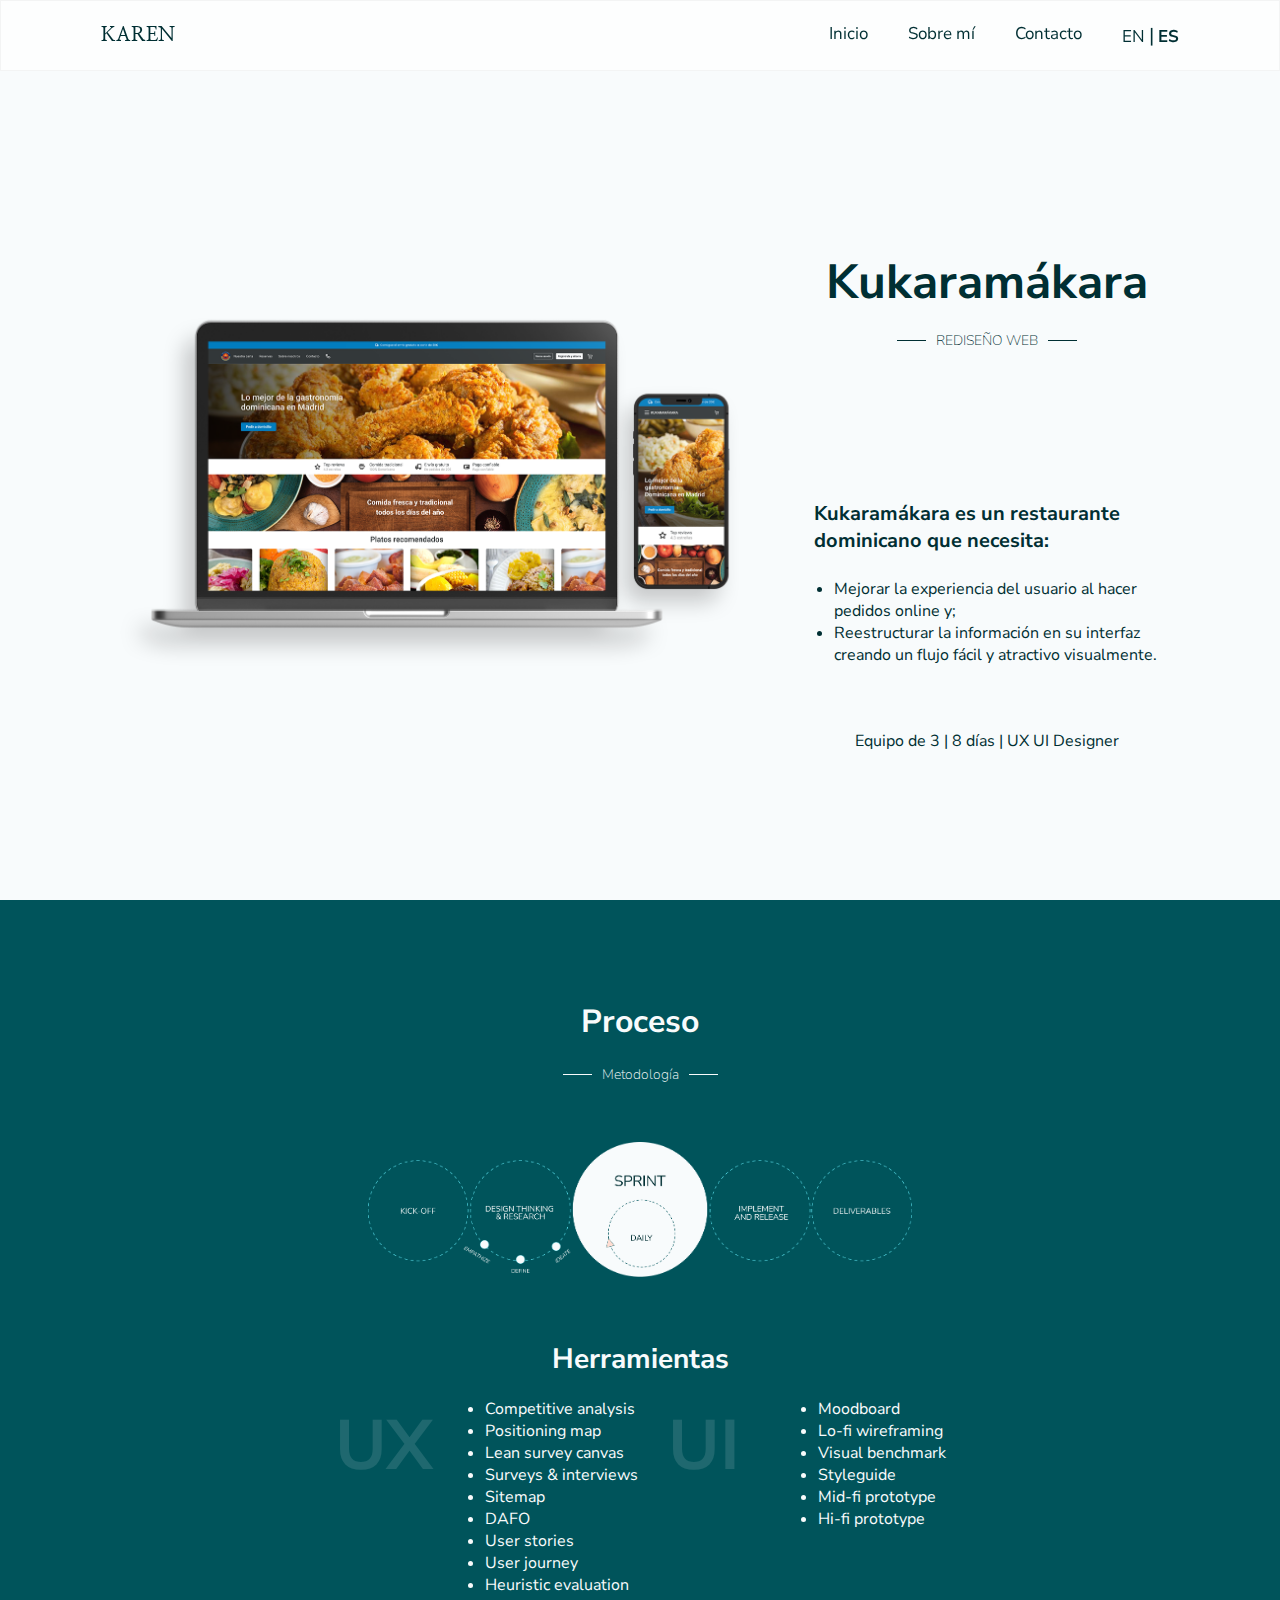
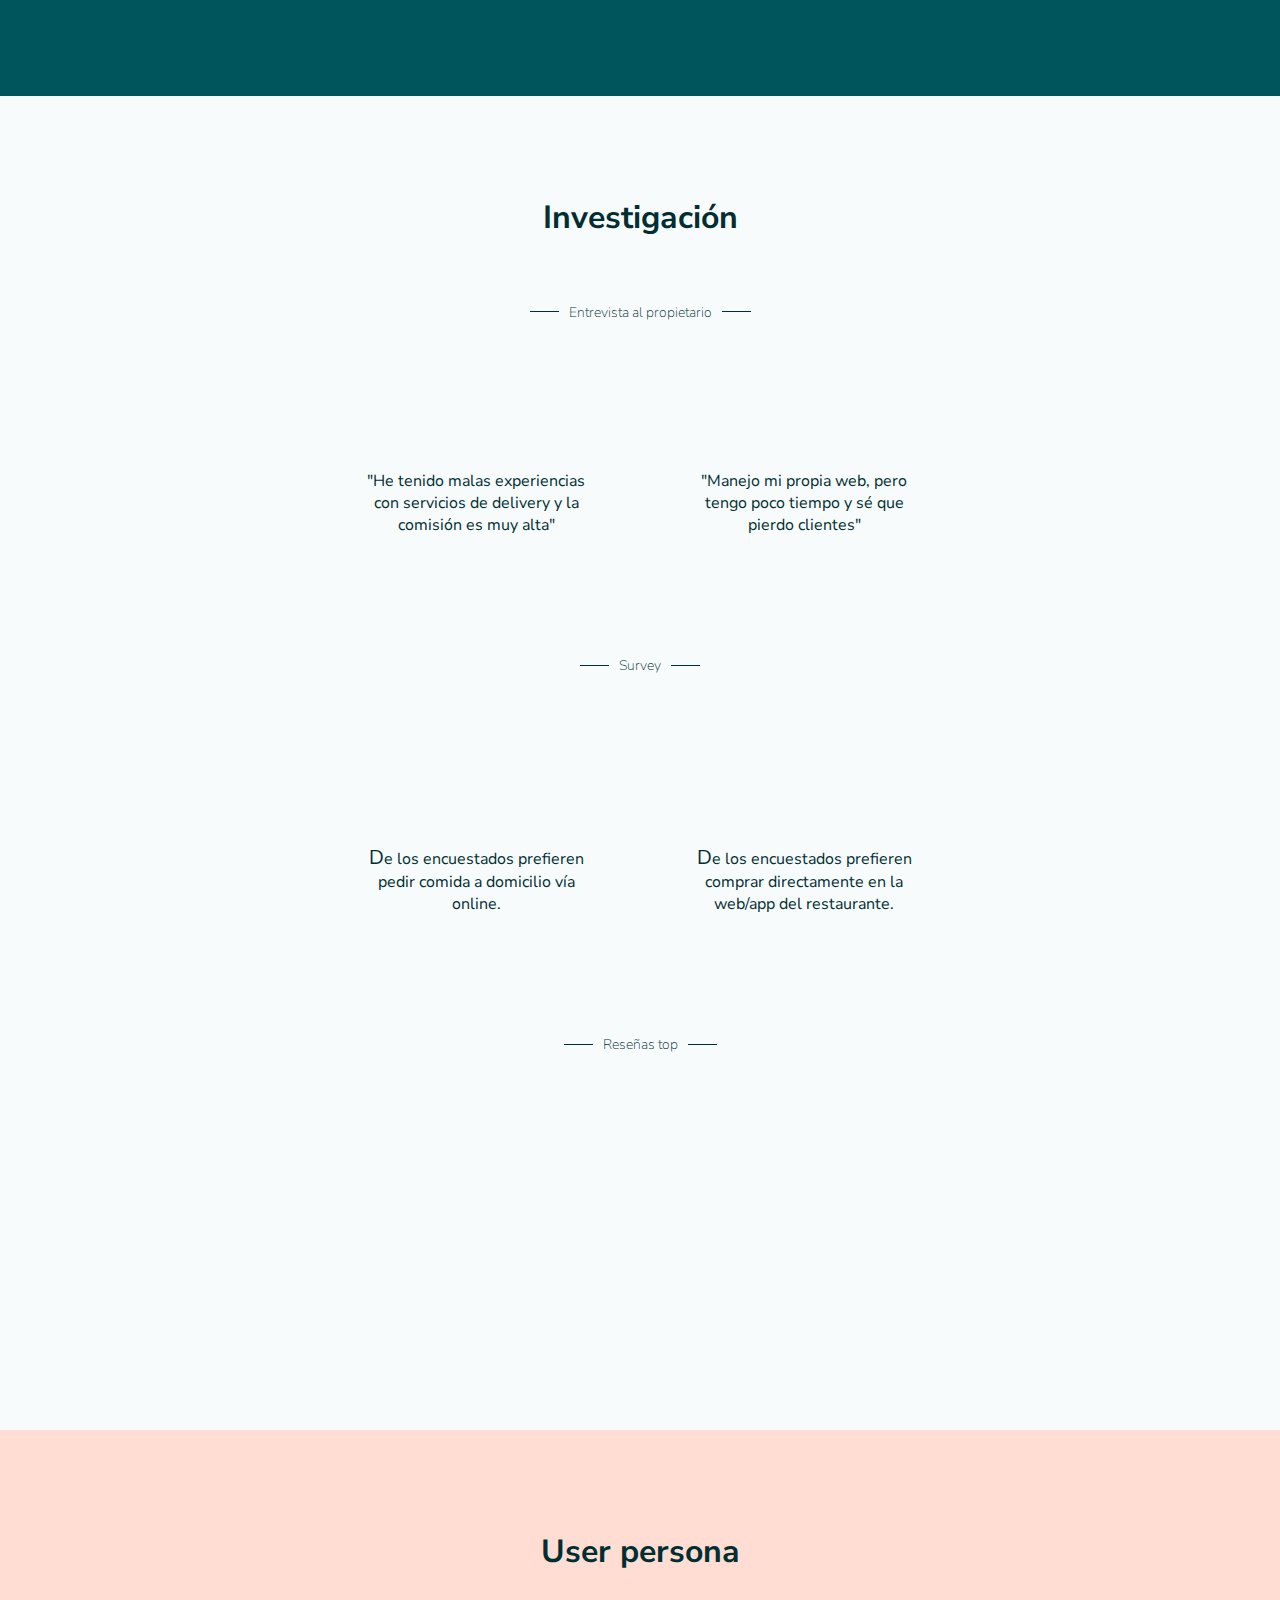
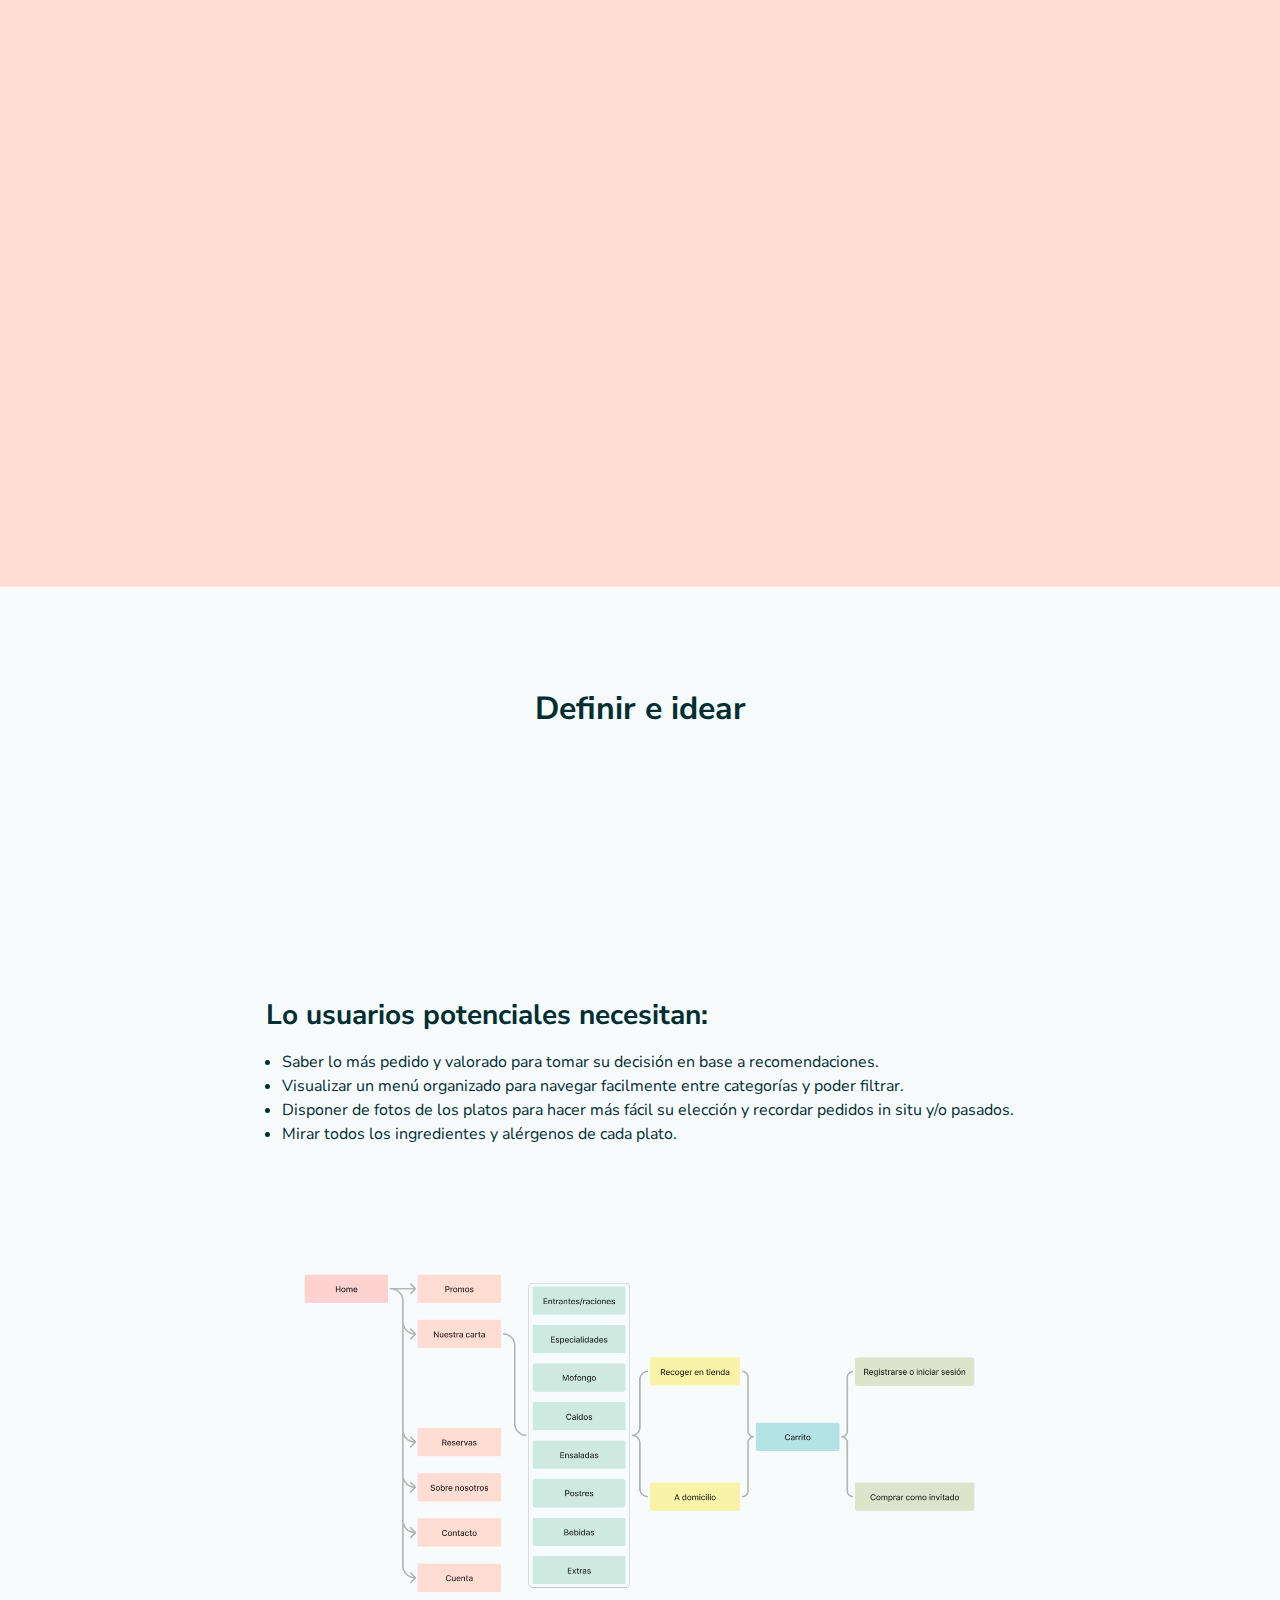
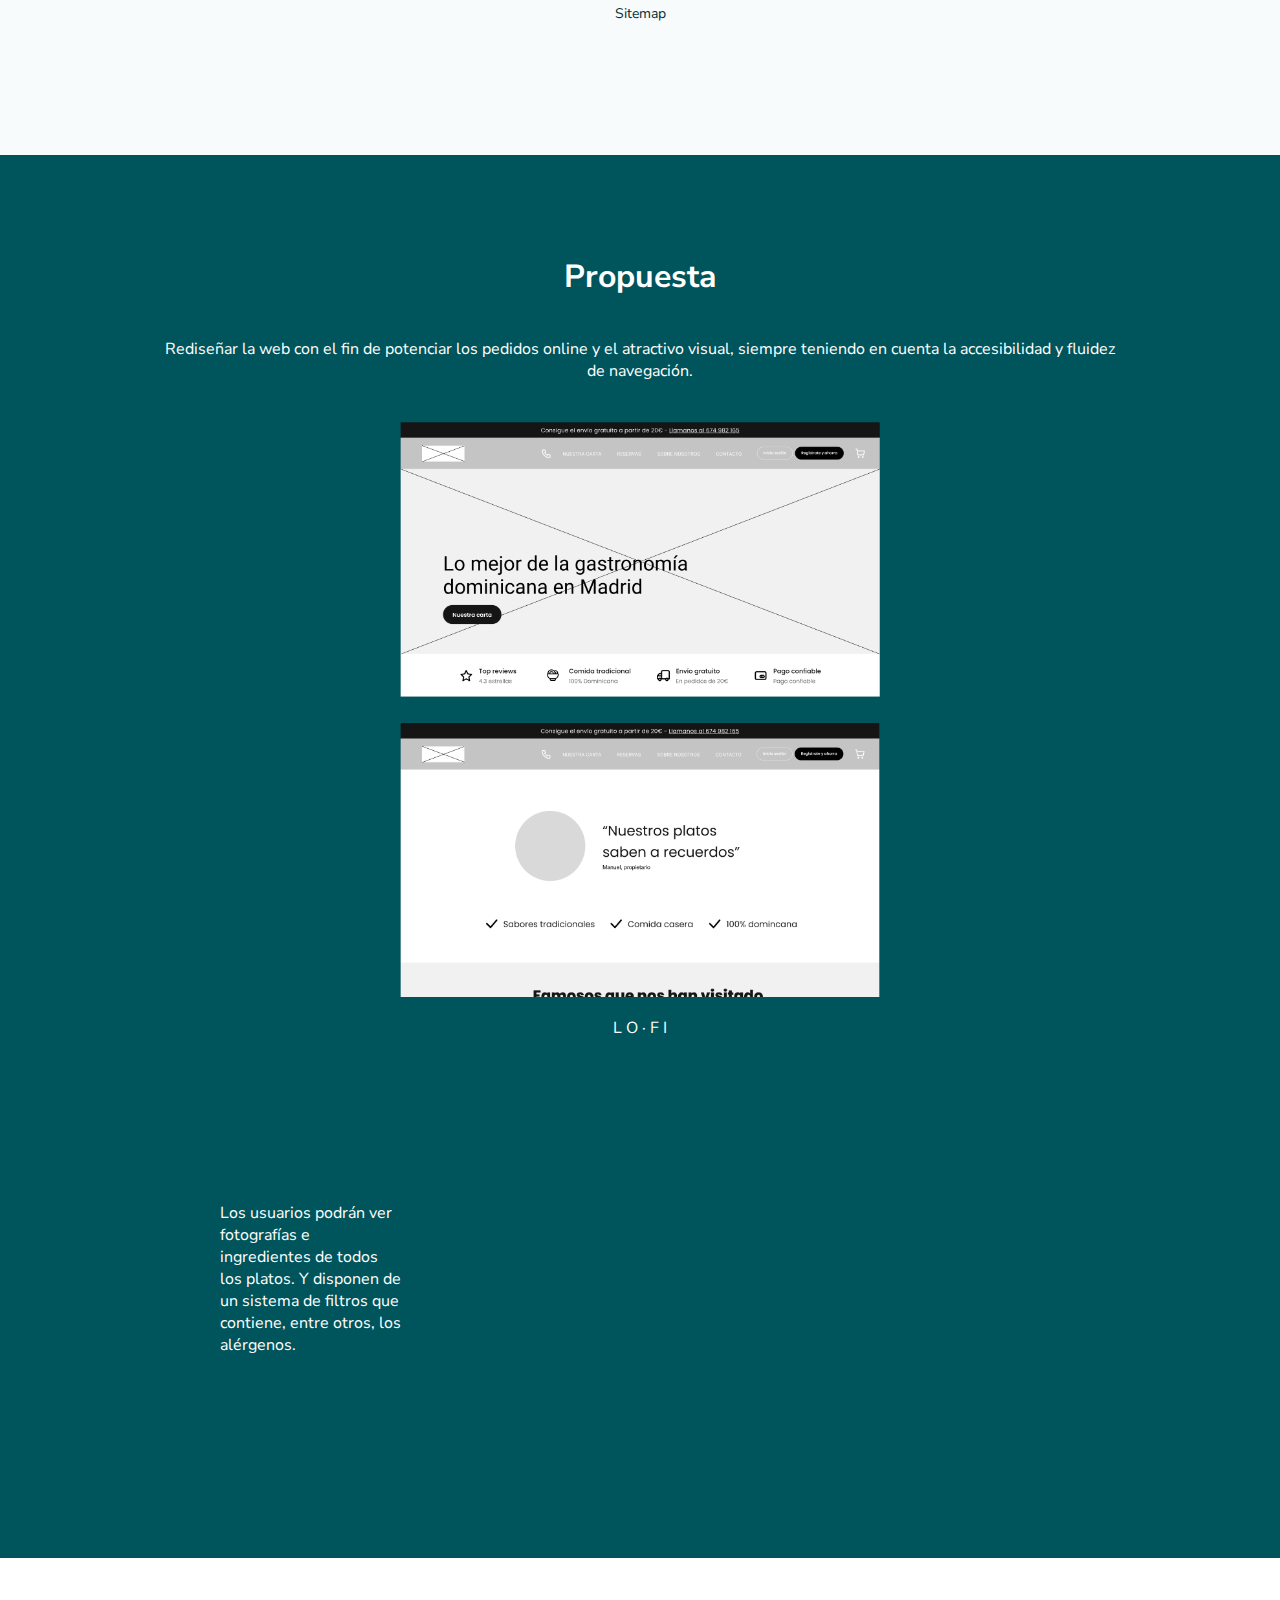
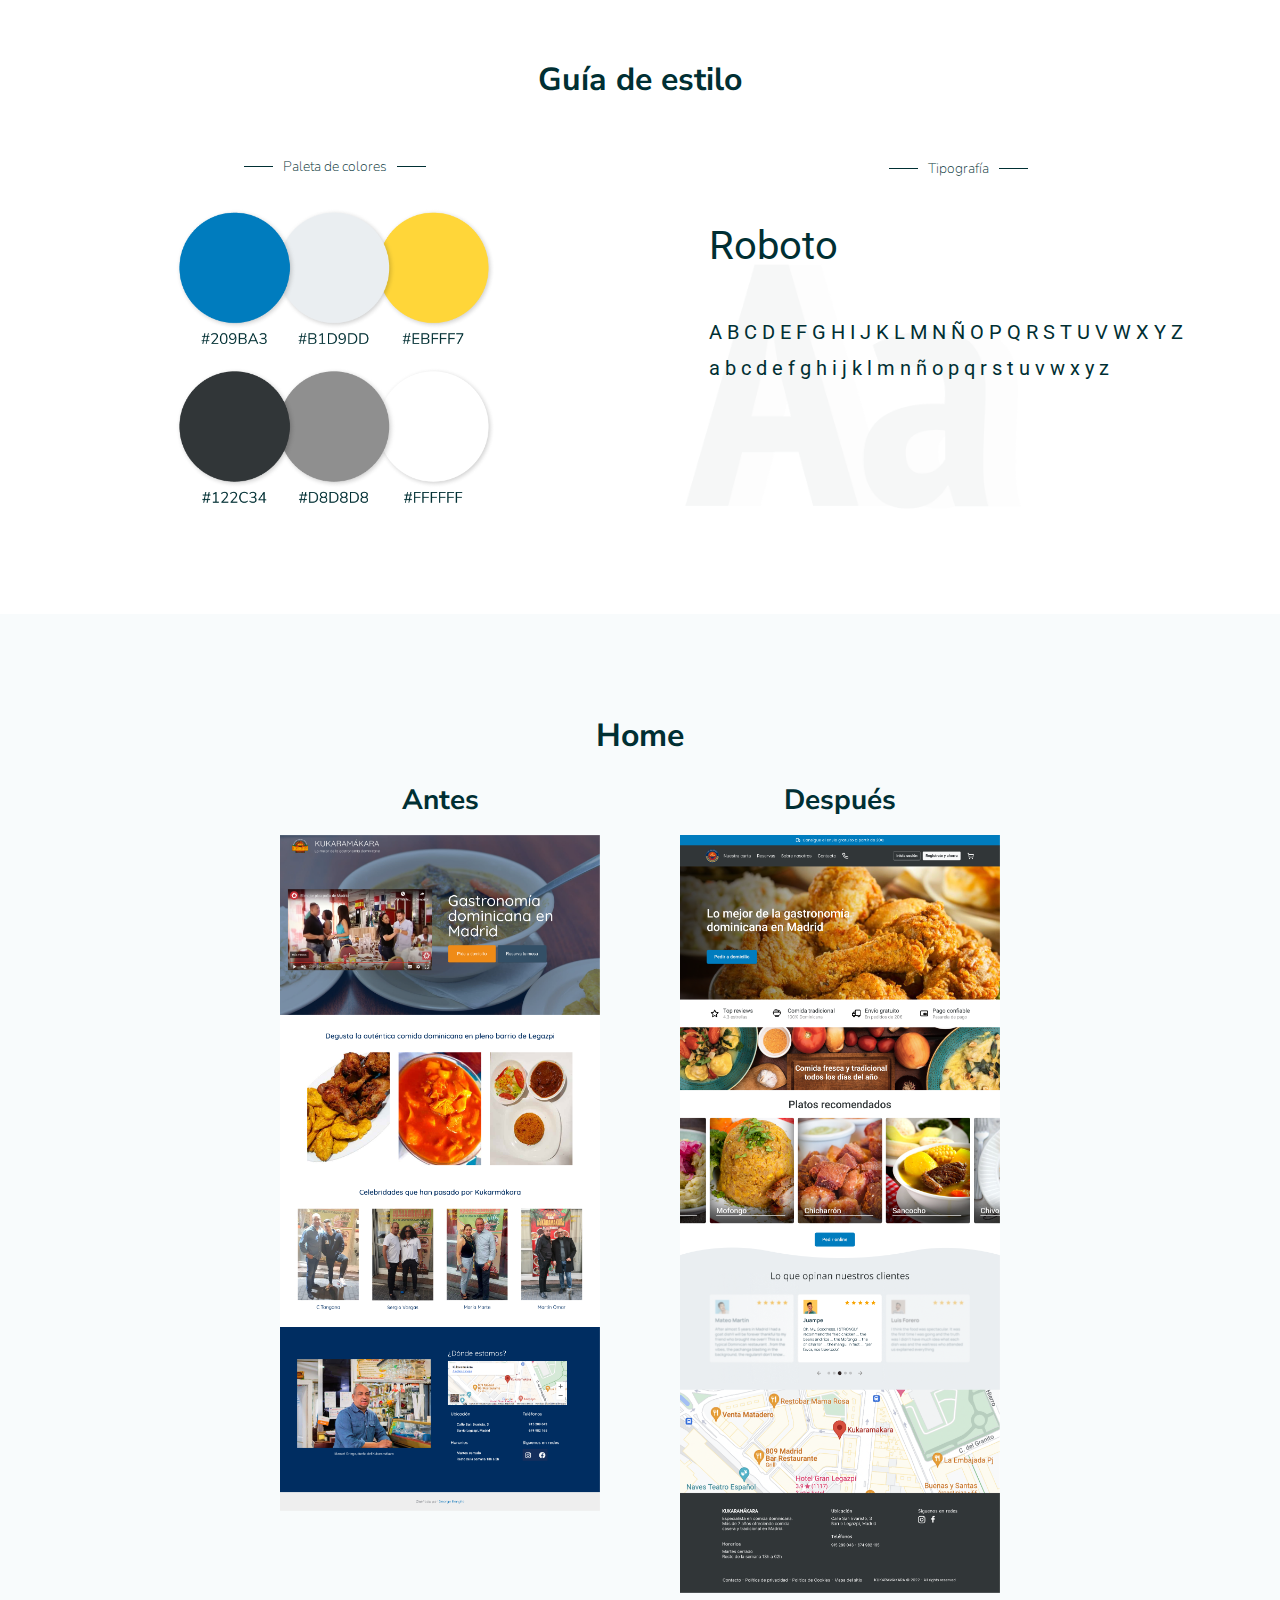
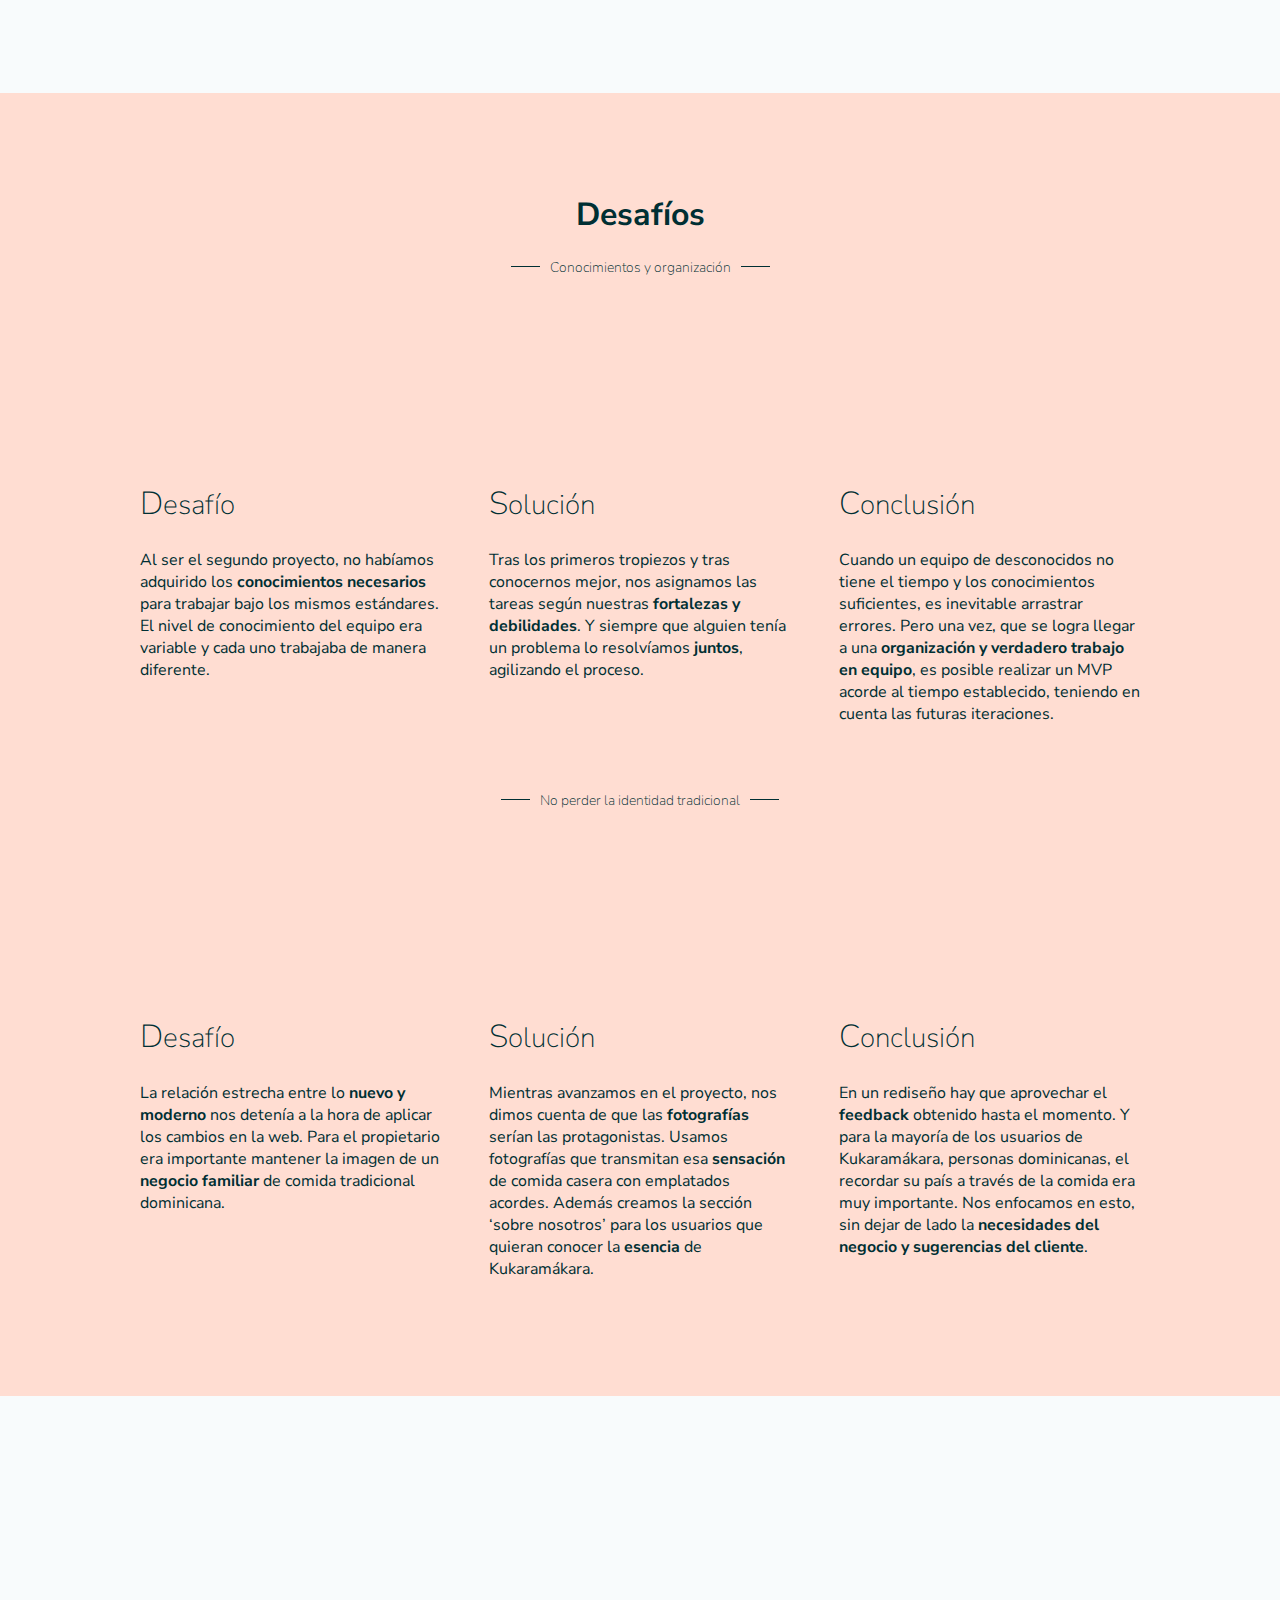
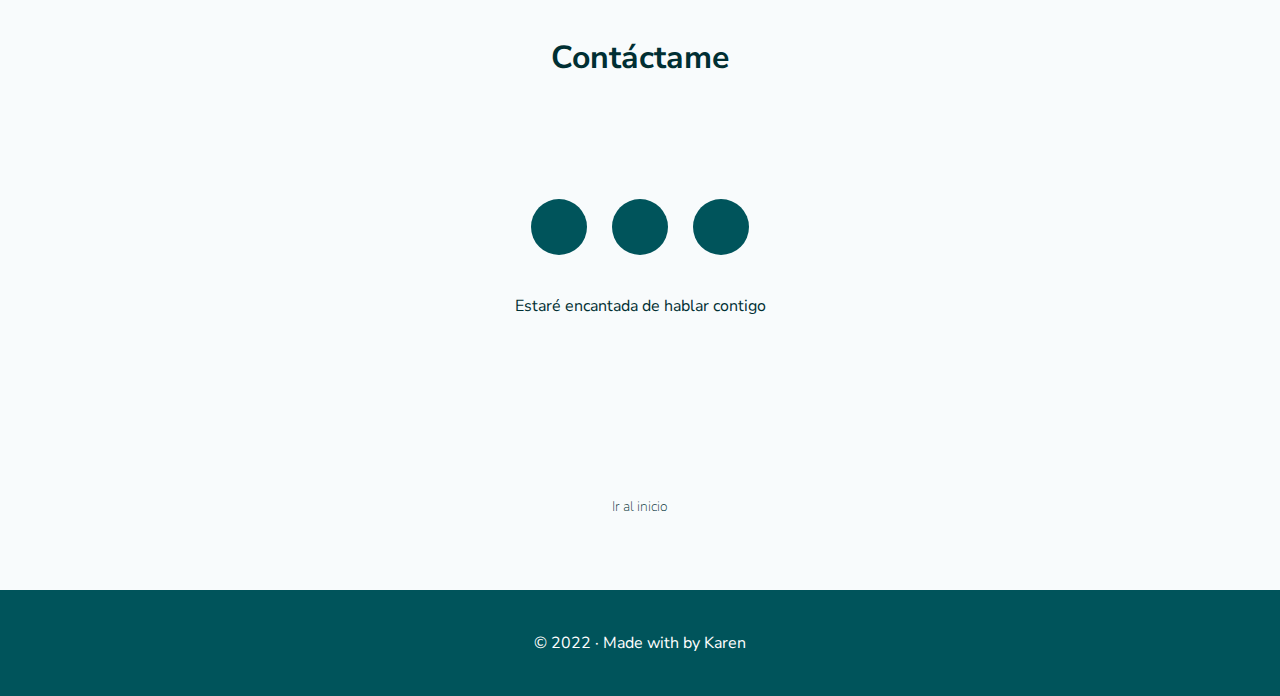
<file: pages/es-kukara-case-study.html>
<!DOCTYPE html>
<html lang="en">
  <head>
    <meta charset="UTF-8" />
    <meta http-equiv="X-UA-Compatible" content="IE=edge" />
    <meta name="viewport" content="width=device-width, initial-scale=1.0" />

    <link
      rel="stylesheet"
      href="https://fonts.googleapis.com/css2?family=Material+Symbols+Outlined:opsz,wght,FILL,GRAD@20..48,100..700,0..1,-50..200"
    />
    <link
      rel="stylesheet"
      href="https://cdnjs.cloudflare.com/ajax/libs/font-awesome/6.1.1/css/all.min.css"
      integrity="sha512-KfkfwYDsLkIlwQp6LFnl8zNdLGxu9YAA1QvwINks4PhcElQSvqcyVLLD9aMhXd13uQjoXtEKNosOWaZqXgel0g=="
      crossorigin="anonymous"
      referrerpolicy="no-referrer"
    />
    <link href="https://unpkg.com/aos@2.3.1/dist/aos.css" rel="stylesheet" />
    <link rel="stylesheet" href="../styles/kukara-case-study.css" />
    <link rel="stylesheet" href="../styles/animations.css" />
    <title>Good trade</title>
  </head>

  <body>
    <!-- ------------------ HEADER ------------------ -->
    <header class="header">
      <a class="header__logo" href="/">KAREN</a>

      <nav class="nav">
        <ul class="nav__menu">
          <li class="nav__item">
            <a href="/index-es.html" class="nav__link">Inicio</a>
          </li>
          <li class="nav__item">
            <a href="/pages/es-about.html" class="nav__link">Sobre mí</a>
          </li>
          <li class="nav__item">
            <a href="#contact" class="nav__link">Contacto</a>
          </li>
          <li class="nav__item">
            <a href="/pages/kukara-case-study.html" class="nav__link">EN</a>
            <span>|</span>
            <a
              href="/pages/es-kukara-case-study.html"
              class="nav__link"
              style="font-weight: bold"
              >ES</a
            >
          </li>
        </ul>

        <div class="hamburguer">
          <span class="bar"></span>
          <span class="bar"></span>
          <span class="bar"></span>
        </div>
      </nav>
    </header>

    <!-- ------------------ MAIN ------------------ -->
    <main>
      <!--hero section-->
      <section class="hero__section container">
        <div class="hero__titles">
          <h1 class="project__titles">Kukaramákara</h1>
          <h4 class="project__subtitles project__subtitles--uppercase lines">
            Rediseño web
          </h4>
        </div>

        <div class="container__img">
          <img src="../assets/images/home/kukara.png" alt="web_redesign" />
        </div>

        <div class="hero__text">
          <h3 class="hero__subtitle">
            Kukaramákara es un restaurante dominicano que necesita:
          </h3>
          <div>
            <ul class="hero__list">
              <li class="hero__item">
                Mejorar la experiencia del usuario al hacer pedidos online y;
              </li>
              <li class="hero__item">
                Reestructurar la información en su interfaz creando un flujo fácil y atractivo visualmente.
              </li>
            </ul>
          </div>
          <p class="project__info">
            Equipo de 3 | 8 días | UX UI Designer
          </p>
        </div>
      </section>

      <!--tools section-->

      <section class="tools__section">
        <div>
          <h2 class="tools__title">Proceso</h2>
          <h4 class="project__subtitles lines">Metodología</h4>
        </div>

        <div class="tools__img">
          <img
            src="../assets/images/projects/goodtrade/method.png"
            alt="Sprint-methodology"
          />
        </div>

        <div class="tools__content">
          <h3 class="tools__title">Herramientas</h3>
          <div class="tools__list">
            <div class="list__container">
              <div>
                <p class="list__title">UX</p>
              </div>

              <ul>
                <li>Competitive analysis</li>
                <li>Positioning map</li>
                <li>Lean survey canvas</li>
                <li>Surveys & interviews</li>
                <li>Sitemap</li>
                <li>DAFO</li>
                <li>User stories</li>
                <li>User journey</li>
                <li>Heuristic evaluation</li>
              </ul>
            </div>

            <div class="list__container">
              <div>
                <p class="list__title">UI</p>
              </div>
              <ul>
                <li>Moodboard</li>
                <li>Lo-fi wireframing</li>
                <li>Visual benchmark</li>
                <li>Styleguide</li>
                <li>Mid-fi prototype</li>
                <li>Hi-fi prototype</li>
              </ul>
            </div>
          </div>
        </div>
      </section>

      <!--research section-->

      <section class="research__section">
        <div>
          <h2>Investigación</h2>
        </div>

        <div class="research__divs">
          <h4 class="project__subtitles lines">Entrevista al propietario</h4>
          <div class="insights__container">
            <div class="research__insights">
              <img
                class="insights__img"
                src="../assets/icons/png/proyectos/kukara/thumbs-down.png"
                alt="thumbs-down"
                data-aos="fade-up"
                data-aos-duration="500"
                data-aos-easing="ease-out"
              />
              <p>
                "He tenido malas experiencias con servicios de delivery y la comisión es muy alta"
              </p>
            </div>

            <div class="research__insights">
              <p class="insights__order">
                "Manejo mi propia web, pero tengo poco tiempo y sé que pierdo clientes"
              </p>
              <img
                class="insights__img"
                src="../assets/icons/png/proyectos/kukara/clock.png"
                alt="o'clock"
                data-aos="fade-up"
                data-aos-duration="500"
                data-aos-easing="ease-out"
              />
            </div>
          </div>
        </div>

        <div class="research__divs">
          <h4 class="project__subtitles lines">Survey</h4>

          <div class="insights__container">
            <div class="research__insights">
              <p
                class="insights__numbers"
                data-aos="fade-up"
                data-aos-duration="500"
                data-aos-easing="ease-out"
              >
                91%
              </p>
              <p>
                <span>D</span>e los encuestados prefieren pedir comida a domicilio  vía online.
              </p>
            </div>

            <div class="research__insights">
              <p class="insights__order">
                <span>D</span>e los encuestados prefieren comprar directamente en la
                web/app del restaurante.
              </p>
              <p
                class="insights__numbers"
                data-aos="fade-up"
                data-aos-duration="500"
                data-aos-easing="ease-out"
                data-aos-delay="150"
              >
                60%
              </p>
            </div>
          </div>
        </div>

        <div class="research__divs">
          <h4 class="project__subtitles lines">Reseñas top</h4>

          <div
            class="reviews__container"
            data-aos="fade-up"
            data-aos-duration="500"
            data-aos-easing="ease-out"
            data-aos-delay="150"
          >
            <div>
              <div class="reviewer__info">
                <img
                  class="reviewer__pic"
                  src="../assets/images/projects/kukara/review1.png"
                  alt="reviewer-pic"
                />
                <div>
                  <p class="reviewer__info__text">Mario | Local Guide</p>
                  <div class="stars">
                    <img
                      class="star__png"
                      src="../assets/icons/png/proyectos/kukara/star.png"
                      alt="star"
                    />
                    <img
                      class="star__png"
                      src="../assets/icons/png/proyectos/kukara/star.png"
                      alt="star"
                    />
                    <img
                      class="star__png"
                      src="../assets/icons/png/proyectos/kukara/star.png"
                      alt="star"
                    />
                    <img
                      class="star__png"
                      src="../assets/icons/png/proyectos/kukara/star.png"
                      alt="star"
                    />
                    <img
                      class="star__png"
                      src="../assets/icons/png/proyectos/kukara/star.png"
                      alt="star"
                    />
                  </div>
                </div>
              </div>
              <p class="review__text">
                “Excelente atención, sabroso y abundante. Mi esposa dominicana salió satisfecha, yo comí chicharrones y estaban perfectos”
              </p>
            </div>

            <div>
              <div class="reviewer__info">
                <img
                  class="reviewer__pic"
                  src="../assets/images/projects/kukara/review2.png"
                  alt="reviewer-pic"
                />
                <div>
                  <p class="reviewer__info__text">Ana | Local Guide</p>
                  <div class="stars">
                    <img
                      class="star__png"
                      src="../assets/icons/png/proyectos/kukara/star.png"
                      alt="star"
                    />
                    <img
                      class="star__png"
                      src="../assets/icons/png/proyectos/kukara/star.png"
                      alt="star"
                    />
                    <img
                      class="star__png"
                      src="../assets/icons/png/proyectos/kukara/star.png"
                      alt="star"
                    />
                    <img
                      class="star__png"
                      src="../assets/icons/png/proyectos/kukara/star.png"
                      alt="star"
                    />
                    <img
                      class="star__png"
                      src="../assets/icons/png/proyectos/kukara/star.png"
                      alt="star"
                    />
                  </div>
                </div>
              </div>
              <p class="review__text">
                “Era la primera vez que iba, no sabía que era cada plato, pero nos lo explicaron todo y sus recomendaciones fueron un éxito”
              </p>
            </div>

            <div>
              <div class="reviewer__info">
                <img
                  class="reviewer__pic"
                  src="../assets/images/projects/kukara/review3.png"
                  alt="reviewer-pic"
                />
                <div>
                  <p class="reviewer__info__text">Juan | Local Guide</p>
                  <div class="stars">
                    <img
                      class="star__png"
                      src="../assets/icons/png/proyectos/kukara/star.png"
                      alt="star"
                    />
                    <img
                      class="star__png"
                      src="../assets/icons/png/proyectos/kukara/star.png"
                      alt="star"
                    />
                    <img
                      class="star__png"
                      src="../assets/icons/png/proyectos/kukara/star.png"
                      alt="star"
                    />
                    <img
                      class="star__png"
                      src="../assets/icons/png/proyectos/kukara/star.png"
                      alt="star"
                    />
                    <img
                      class="star__png"
                      src="../assets/icons/png/proyectos/kukara/star.png"
                      alt="star"
                    />
                  </div>
                </div>
              </div>
              <p class="review__text">
                “Buenísimo el picapollo, chicharrones, yuca y plátano frito deliciosos. Respetiré hasta probar el menú entero. Buen trato y precio”
              </p>
            </div>
          </div>
        </div>
      </section>

      <!--users section -- images exported x3-->

      <section class="users__section">
        <h2>User persona</h2>

        <div class="users__container">
          <div
            data-aos="fade-right"
            data-aos-duration="500"
            data-aos-easing="ease-out"
          >
            <div class="users__avatar">
              <div>
                <img
                  class="users__img"
                  src="../assets/images/projects/kukara/user1.png"
                  alt="user-photo-profile"
                />
              </div>
              <h4 class="project__subtitles lines">
                Juliana, 40 años, dominicana
              </h4>
            </div>

            <div class="users__statements">
              <div>
                <img
                  class="quotes"
                  src="../assets/images/projects/goodtrade/quote.png"
                  alt="quote"
                />
              </div>

              <div class="users__text">
                <p>
                  <span>M</span>e encanta ir al restaurante, pero hay veces que quisiera pedir a domicilio.
                </p>
                <p>
                  <span>Q</span>uiero pagar online pero el sitio no tiene un método de pago habilitado y no sé cuánto tardarán en llegar.
                </p>
              </div>
            </div>
          </div>

          <div
            data-aos="fade-left"
            data-aos-duration="500"
            data-aos-easing="ease-out"
          >
            <div class="users__avatar">
              <div>
                <img
                  class="users__img"
                  src="../assets/images/projects/kukara/user2.png"
                  alt="user-photo-profile"
                />
              </div>
              <h4 class="project__subtitles lines">
                Andrés, 32 años, español
              </h4>
            </div>

            <div class="users__statements">
              <div>
                <img
                  class="quotes"
                  src="../assets/images/projects/goodtrade/quote.png"
                  alt=""
                />
              </div>

              <div class="users__text">
                <p>
                  <span>L</span>os nombres de los platos son llamativos y diferentes pero no se qué significan, necesito ver fotos y detalles.
                </p>
                <p>
                  <span>Q</span>uisiera saber todos los ingredientes por cuestiones de alergias y gustos.
                </p>
              </div>
            </div>
          </div>
        </div>
      </section>

      <!--Definning section ---->

      <section class="define__section">
        <h2>Definir e idear</h2>

        <div class="define__flex">
          <figure class="define__tool">
            <img
              src="../assets/images/projects/kukara/sitemap.png"
              alt="sitemap"
            />
            <figcaption>Sitemap</figcaption>
          </figure>

          <div class="define__container">
            <div class="define__column">
              <div class="users__needs">
                <h3>Lo usuarios potenciales necesitan:</h3>
                <ul class="users__needs--list">
                  <li>
                    Saber lo más pedido y valorado para tomar su decisión en base a recomendaciones.
                  </li>
                  <li>
                    Visualizar un menú organizado para navegar facilmente entre categorías y poder filtrar.
                  </li>
                  <li>
                    Disponer de fotos de los platos para hacer más fácil su elección y recordar pedidos in situ y/o pasados. 
                  </li>
                  <li>
                    Mirar todos los ingredientes y alérgenos de cada plato.
                  </li>
                </ul>
              </div>

              <div class="mockup__imgs">
                <img
                  
                  src="../assets/images/projects/kukara/3screens.png"
                  alt="mockup"
                  data-aos="fade-right"
                  data-aos-duration="500"
                  data-aos-easing="ease-out"
                />
              </div>
            </div>
          </div>
        </div>
      </section>

      <!--proposal section ---->

      <section class="proposal__section">
        <h2 class="proposal__title">Propuesta</h2>

        <p class="proposal__text">
          Rediseñar la web con el fin de potenciar los pedidos online y el atractivo visual, siempre teniendo en cuenta la accesibilidad y fluidez de navegación.
        </p>

        <div class="proposal__lofi">
          <div class="lofi__pics">
            <div>
              <img
                class="lofi__imgs"
                src="../assets/images/projects/kukara/lo-fi 1.png"
                alt="lo-fi-images"
              />
            </div>
            <div>
              <img
                class="lofi__imgs"
                src="../assets/images/projects/kukara/lo-fi 2.png"
                alt="lo-fi-images"
              />
            </div>
          </div>
          <p>L O &#183; F I</p>
        </div>

        <div class="proposal__mockup">
          <p class="proposal__text proposal__text--left">
            Los usuarios podrán ver fotografías e ingredientes de todos los platos. Y disponen de un sistema de filtros que contiene, entre otros, los alérgenos.
          </p>

          <div class="mockup__img">
            <img
              src="../assets/images/projects/kukara/mockup1.png"
              alt=""
              data-aos="fade-left"
              data-aos-duration="500"
              data-aos-easing="ease-out"
            />
          </div>
        </div>
      </section>

      <!--Style guide section ---->

      <section class="guidestyle__section">
        <h2>Guía de estilo</h2>

        <div class="guidestyle__blocks">
          <div class="colors__div">
            <h4 class="project__subtitles lines guidestyle__subtitles">
              Paleta de colores
            </h4>
            <div class="colors__img">
              <img
                src="../assets/images/projects/kukara/color-palette.png"
                alt="color-palette"
              />
            </div>
          </div>

          <div class="typography__div">
            <h4 class="project__subtitles lines guidestyle__subtitles">
              Tipografía
            </h4>
            <div class="sansnarrow__div">
              <p class="ptsans__narrow font__title">Roboto</p>
              <p class="ptsans__narrow">
                A B C D E F G H I J K L M N Ñ O P Q R S T U V W X Y Z
              </p>
              <p class="ptsans__narrow lowercase">
                A B C D E F G H I J K L M N Ñ O P Q R S T U V W X Y Z
              </p>
            </div>
          </div>
        </div>
      </section>

      <!--Advertisings section ---->

      <!-- <section class="advertisings__section">
        <div class="advertisings__pic advertisings__pic--1">
          <img
            class="advertisings__img"
            src="../assets/images/projects/goodtrade/street1.jpg"
            alt="advertising-street"
            data-aos="fade-right"
            data-aos-duration="500"
            data-aos-easing="ease-out"
          />
        </div>
        <div class="advertisings__pic advertisings__pic--2">
          <img
            class="advertisings__img"
            src="../assets/images/projects/goodtrade/street2.jpg"
            alt="advertising-metro"
            data-aos="fade-left"
            data-aos-duration="500"
            data-aos-easing="ease-out"
          />
        </div>
      </section> -->

      <!--light&dark section ---->

      <section class="home__section">
        <h2>Home</h2>

        <div class="images__container">
          <div class="themes">
            <h3>Antes</h3>
            <img
              class="home__image"
              src="../assets/images/projects/kukara/home-antes.png"
              alt="home-before"
            />
          </div>

          <div class="themes">
            <h3>Después</h3>
            <img
              class="home__image"
              src="../assets/images/projects/kukara/home-after.png"
              alt="home-after"
            />
          </div>
        </div>
      </section>

      <!--challenges section ---->

      <section class="challenges__section">
        <div>
          <h2 class="tools__title">Desafíos</h2>
          <h4 class="project__subtitles lines">Conocimientos y organización</h4>
        </div>

        <div class="challenges__img">
          <img
            src="../assets/icons/svg/projects/kukara/team.svg"
            alt="team-icon"
            data-aos="fade-down"
            data-aos-duration="500"
            data-aos-easing="ease-out"
          />
        </div>

        <div class="texts__container">
          <div class="challenges__text">
            <h3 class="challenges__subtitle">
              <span class="challenges__span">D</span>esafío
            </h3>
            <p class="challenges__paragraph">
              Al ser el segundo proyecto, no habíamos adquirido los <strong>conocimientos necesarios</strong> para trabajar bajo los mismos estándares. El nivel de conocimiento del equipo era variable y cada uno trabajaba de manera diferente.
            </p>
          </div>

          <div class="challenges__text">
            <h3 class="challenges__subtitle">
              <span class="challenges__span">S</span>olución
            </h3>
            <p class="challenges__paragraph">
              Tras los primeros tropiezos y tras conocernos mejor, nos asignamos las tareas según nuestras <strong>fortalezas y debilidades</strong>. Y siempre que alguien tenía un problema lo resolvíamos <strong>juntos</strong>, agilizando el proceso.
            </p>
          </div>

          <div class="challenges__text">
            <h3 class="challenges__subtitle">
              <span class="challenges__span">C</span>onclusión
            </h3>
            <p class="challenges__paragraph">
              Cuando un equipo de desconocidos no tiene el tiempo y los conocimientos suficientes, es inevitable arrastrar errores. Pero una vez, que se logra llegar a una <strong>organización y verdadero trabajo en equipo</strong>, es posible realizar un MVP acorde al tiempo establecido, teniendo en cuenta las futuras iteraciones.
            </p>
          </div>
        </div>

        <div class="challenge2">
          <h4 class="project__subtitles lines">
            No perder la identidad tradicional
          </h4>
        </div>

        <div class="challenges__img">
          <img
            src="../assets/icons/svg/projects/kukara/FlowerLotus.svg"
            alt="flower-icon"
            data-aos="fade-down"
            data-aos-duration="500"
            data-aos-easing="ease-out"
          />
        </div>

        <div class="texts__container">
          <div class="challenges__text">
            <h3 class="challenges__subtitle">
              <span class="challenges__span">D</span>esafío
            </h3>
            <p class="challenges__paragraph">
              La relación estrecha entre lo <strong>nuevo y moderno</strong> nos detenía a la hora de aplicar los cambios en la web. Para el propietario era importante mantener la imagen de un <strong>negocio familiar</strong> de comida tradicional dominicana.
            </p>
          </div>

          <div class="challenges__text">
            <h3 class="challenges__subtitle">
              <span class="challenges__span">S</span>olución
            </h3>
            <p class="challenges__paragraph">
              Mientras avanzamos en el proyecto, nos dimos cuenta de que las <strong>fotografías</strong> serían las protagonistas. Usamos fotografías que transmitan esa <strong>sensación</strong> de comida casera con emplatados acordes. Además creamos la sección ‘sobre nosotros’ para los usuarios que quieran conocer la <strong>esencia</strong> de Kukaramákara.
            </p>
          </div>

          <div class="challenges__text">
            <h3 class="challenges__subtitle">
              <span class="challenges__span">C</span>onclusión
            </h3>
            <p class="challenges__paragraph">
              En un rediseño hay que aprovechar el <strong>feedback</strong> obtenido hasta el momento. Y para la mayoría de los usuarios de Kukaramákara, personas dominicanas, el recordar su país a través de la comida era muy importante. Nos enfocamos en esto, sin dejar de lado la <strong>necesidades del negocio y sugerencias del cliente</strong>.
            </p>
          </div>
        </div>
      </section>

      <!--Prototype section ---->
<!-- 
      <section class="prototype__section">
        <h2 class="tools__title">Prototype</h2>
        <div class="prototype__video">
          <iframe
            src="https://player.vimeo.com/video/741384973?h=986542e2b4&amp;badge=0&amp;autopause=0&amp;player_id=0&amp;app_id=58479"
            frameborder="0"
            allow="autoplay; fullscreen; picture-in-picture"
            allowfullscreen
            style="
              position: absolute;
              top: 0;
              left: 0;
              width: 100%;
              height: 100%;
            "
            title="goodtrade_1.mp4"
          ></iframe>
        </div>
        <script src="https://player.vimeo.com/api/player.js"></script>
        <a
          target="_blank"
          href="https://www.figma.com/proto/fzLcktN34bbyegCgbKGR0I/Good-trade?page-id=264%3A25034&node-id=306%3A26149&starting-point-node-id=306%3A26149"
        >
          <button class="prototype__button">Figma prototype</button>
        </a>
      </section> -->

      <!-- ------------------ contact section ------------------ -->
      <section id="contact" class="container contact__section">
        <h2 class="contact__me">Contáctame</h2>
        <div class="icons__ytext">
          <div class="icons">
            <div class="icon__container">
              <a class="contact_link" href="mailto:karen.pam99@gmail.com"
                ><i class="fa-solid fa-envelope"></i
              ></a>
            </div>

            <div class="icon__container">
              <a
                class="contact_link"
                target="_blank"
                href="https://www.linkedin.com/in/karenpamelauxui/?locale=en_US"
                ><i class="fa-brands fa-linkedin-in"></i
              ></a>
            </div>

            <div class="icon__container">
              <a
                class="contact_link"
                target="_blank"
                href="https://api.whatsapp.com/send?phone=34604549971"
                ><i class="fa-brands fa-whatsapp"></i
              ></a>
            </div>
          </div>
          <p>Estaré encantada de hablar contigo</p>
        </div>

        <a href="#top">
          <div>
            <i class="fa-solid fa-chevron-up"></i>
            <h4>Ir al inicio</h4>
          </div>
        </a>
      </section>
    </main>

    <!-- ------------------ FOOTER ------------------ -->
    <footer>
      <p>&#169; 2022 · Made with <i class="fa-solid fa-heart"></i> by Karen</p>
    </footer>

    <script src="../script.js"></script>
    <script src="https://unpkg.com/aos@2.3.1/dist/aos.js"></script>
    <script>
      AOS.init();
    </script>
  </body>
</html>
</file>
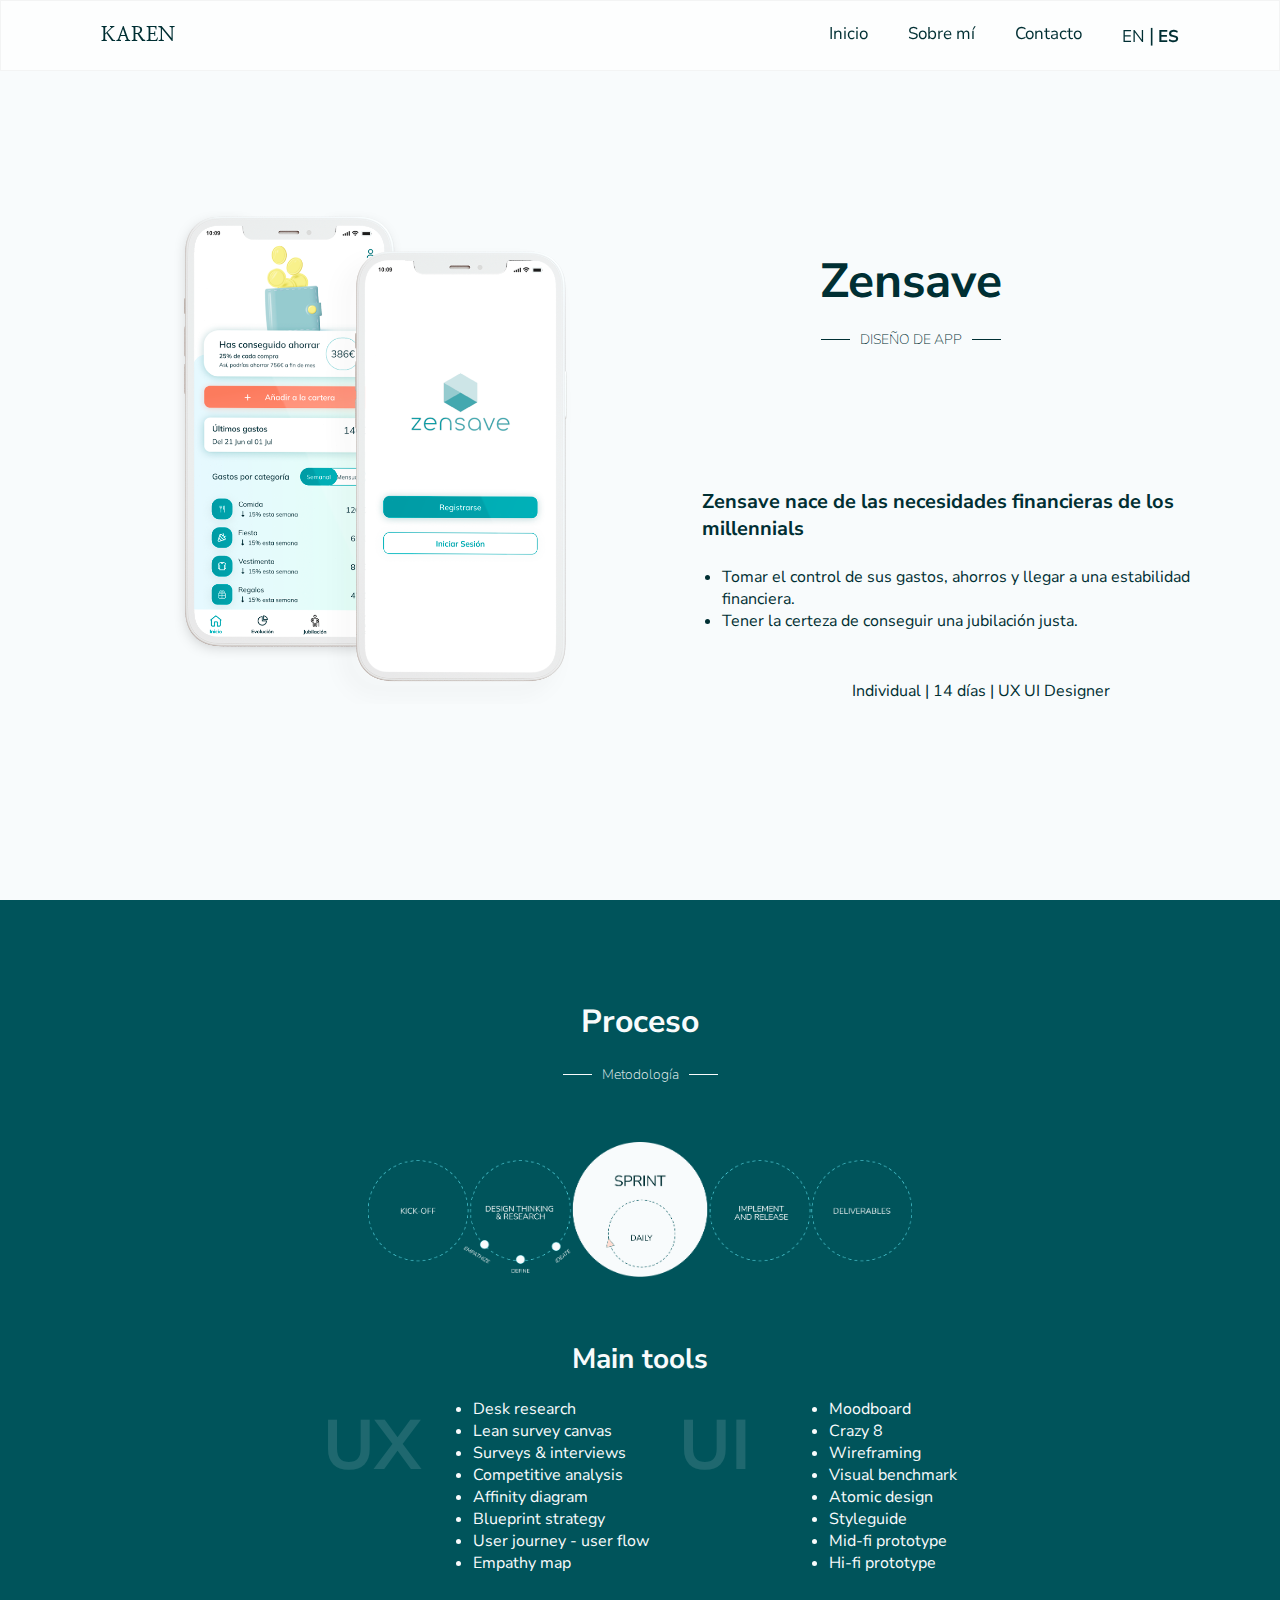
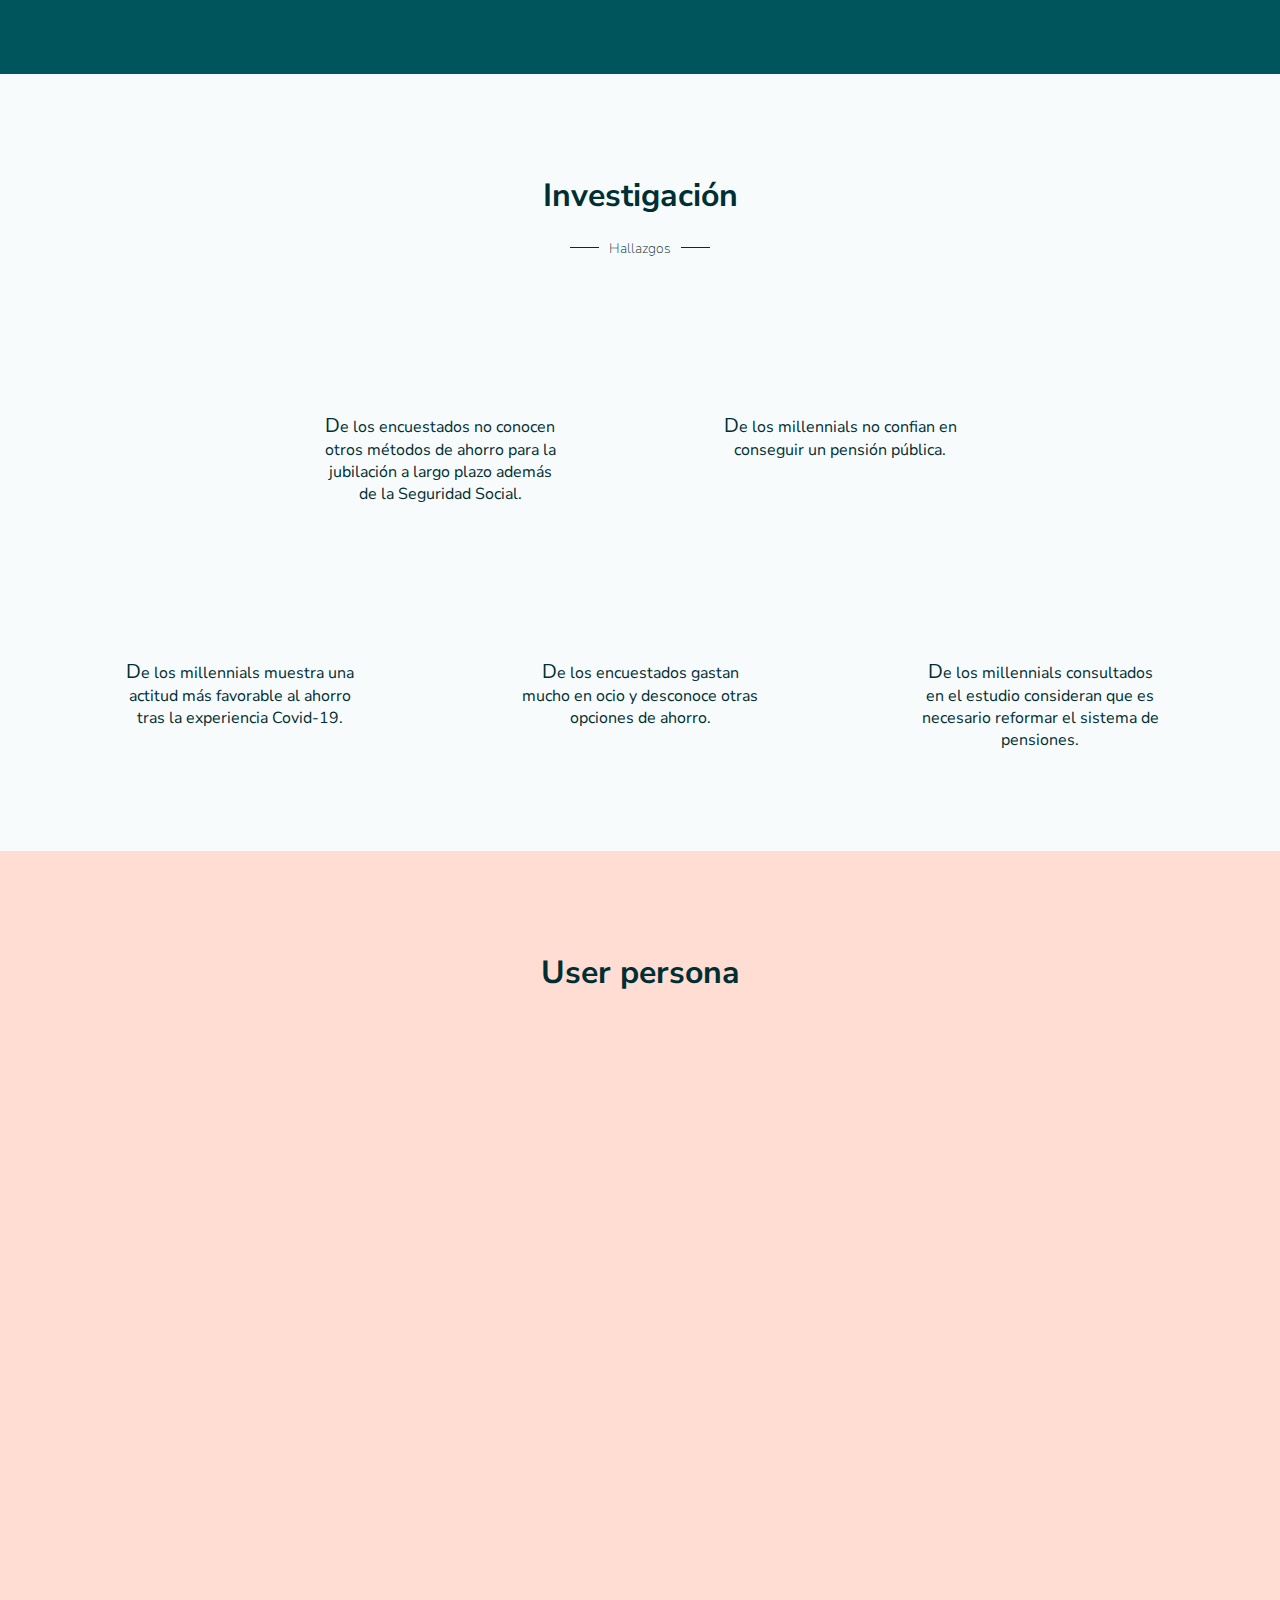
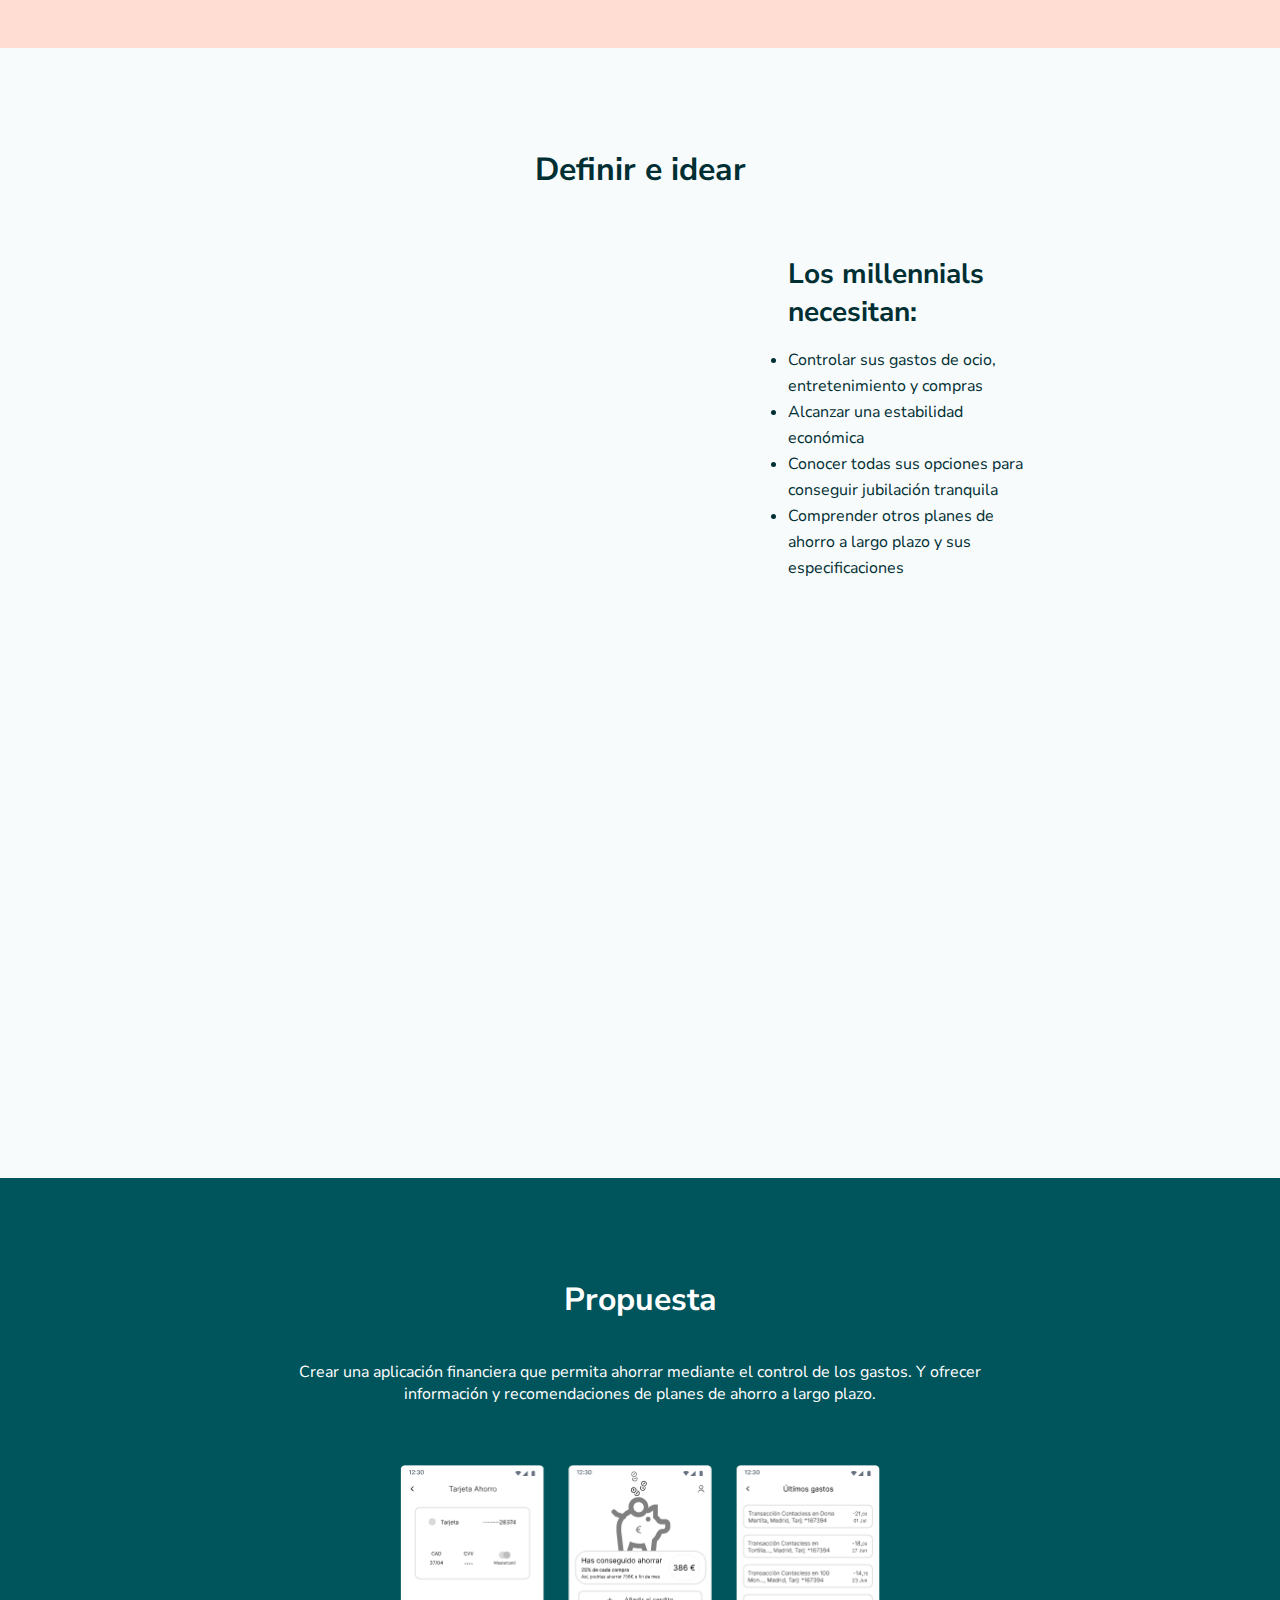
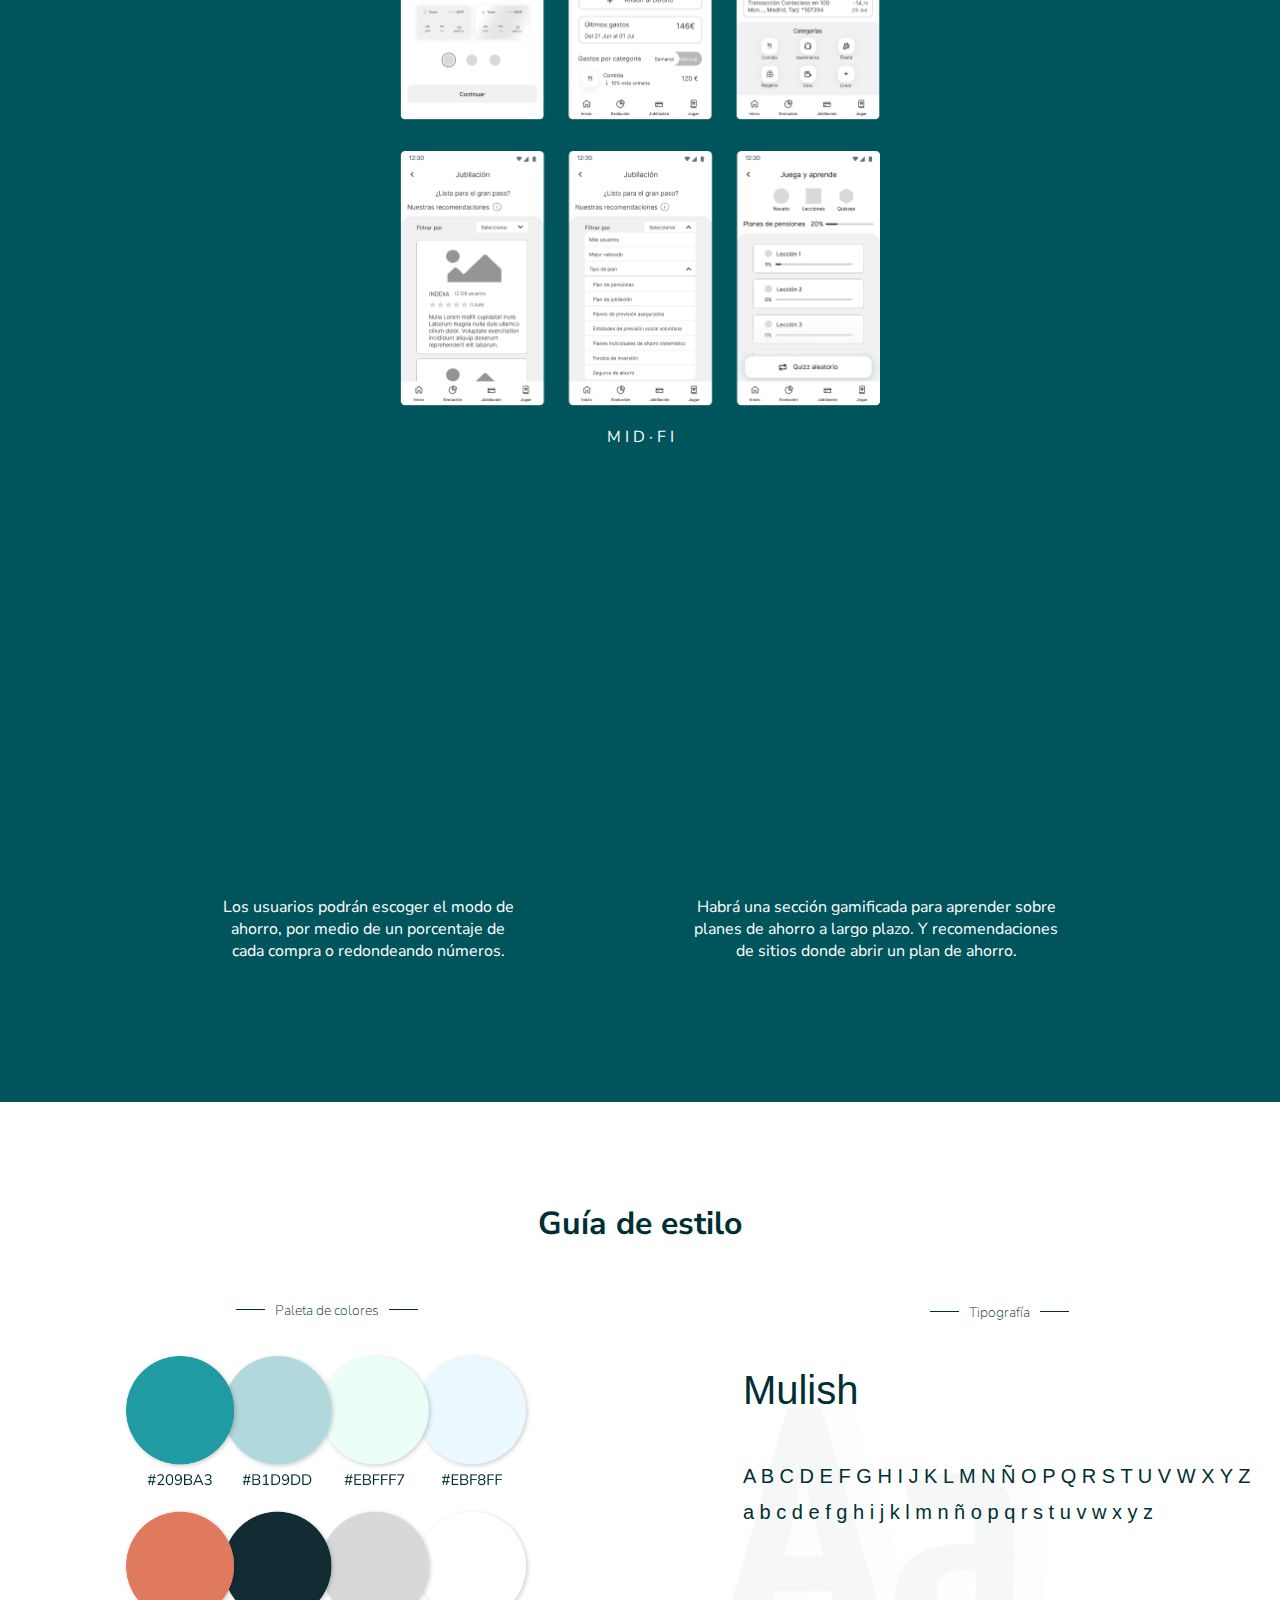
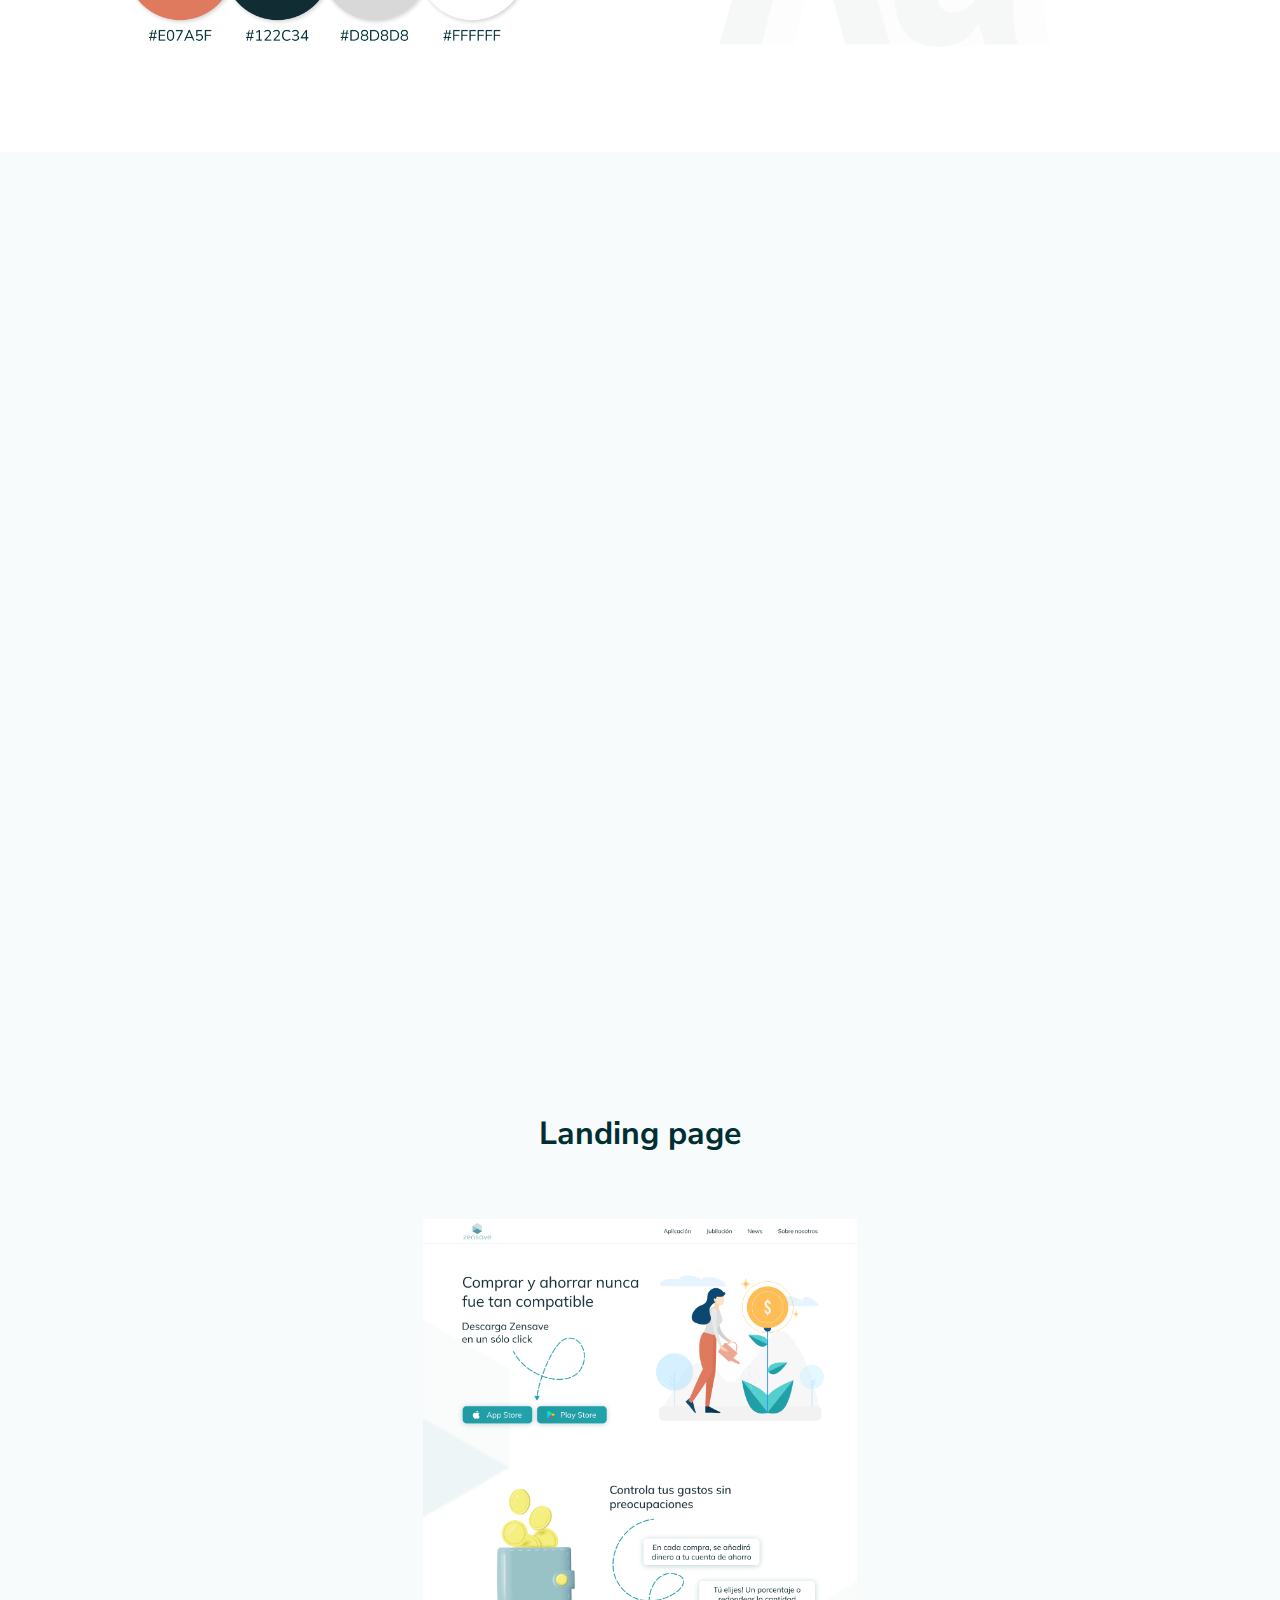
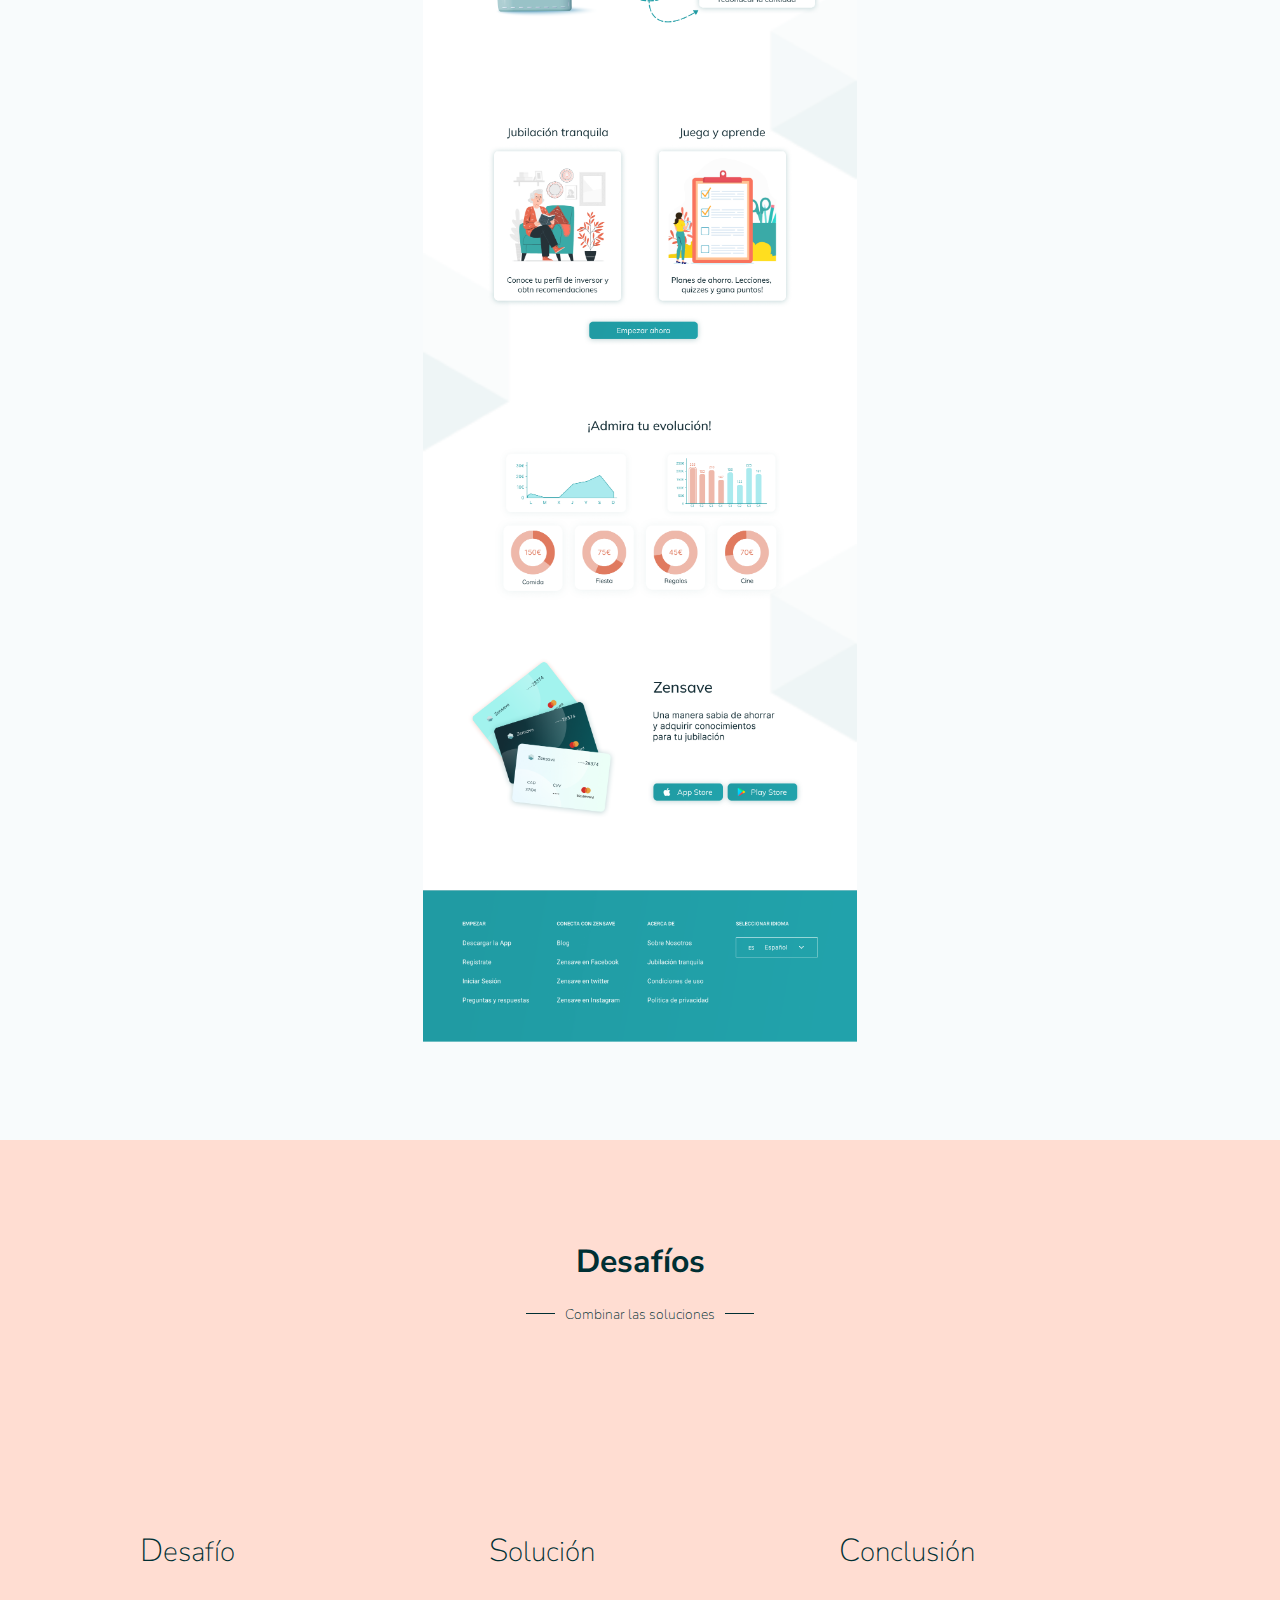
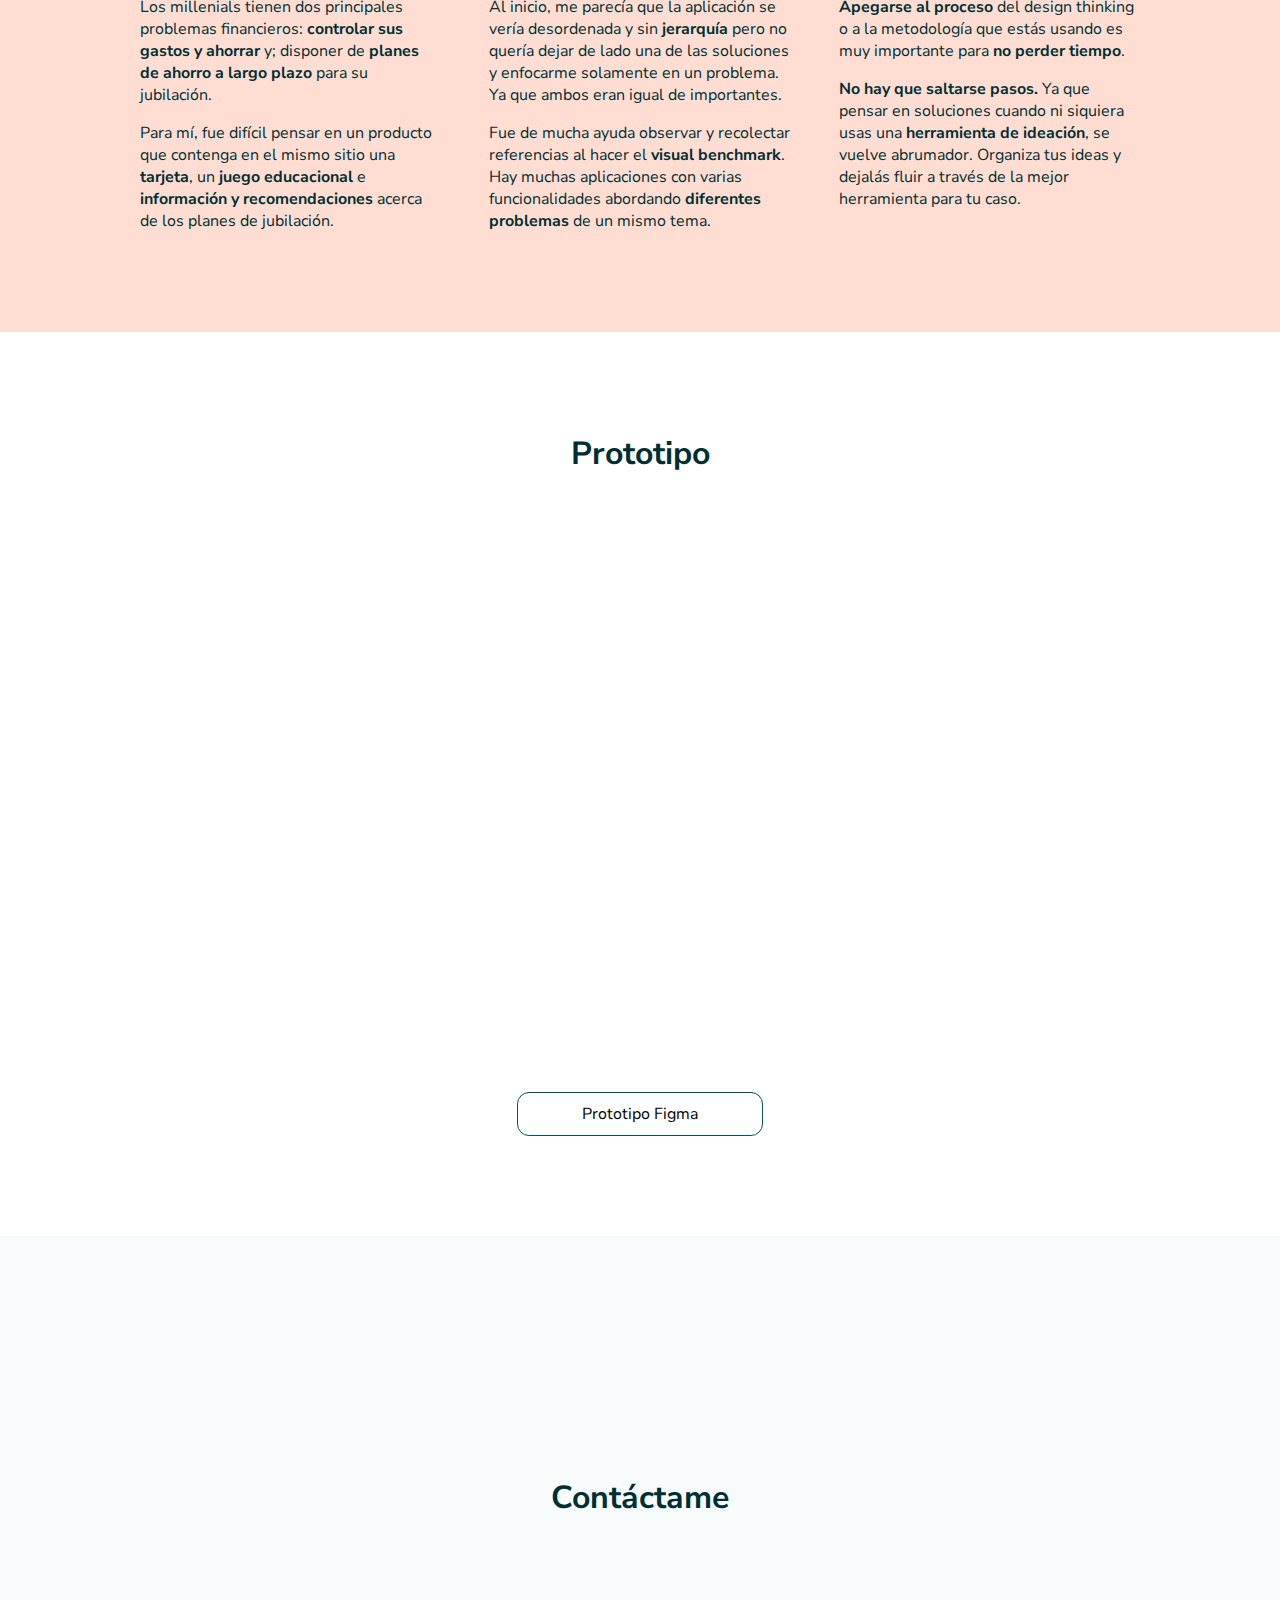
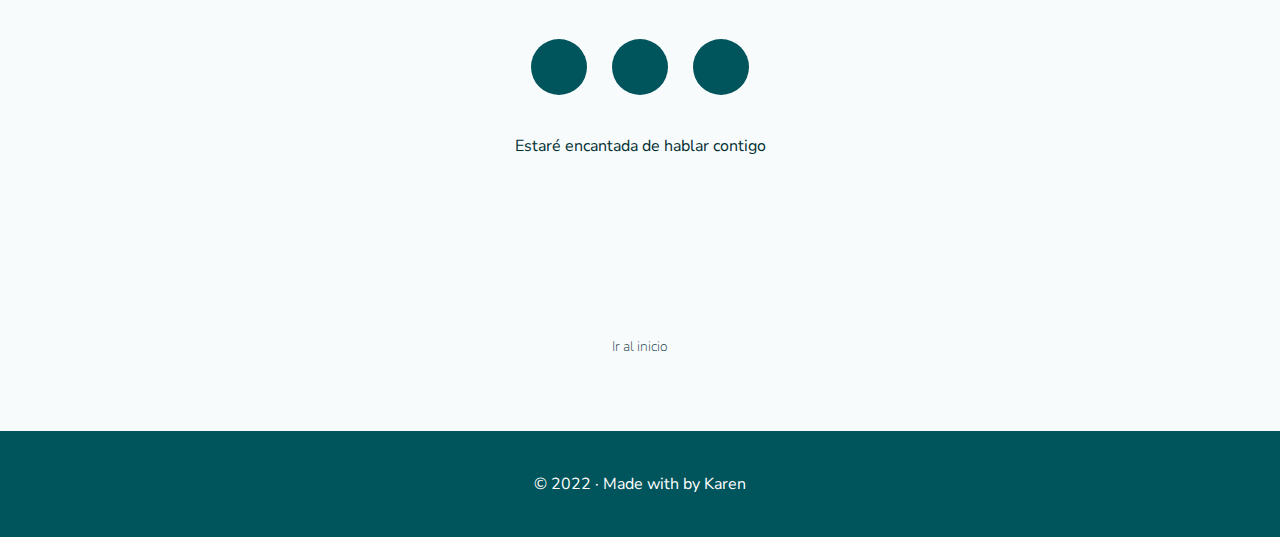
<file: pages/es-zensave-case-study.html>
<!DOCTYPE html>
<html lang="en">
  <head>
    <meta charset="UTF-8" />
    <meta http-equiv="X-UA-Compatible" content="IE=edge" />
    <meta name="viewport" content="width=device-width, initial-scale=1.0" />
    <link
      rel="stylesheet"
      href="https://cdnjs.cloudflare.com/ajax/libs/font-awesome/6.1.1/css/all.min.css"
      integrity="sha512-KfkfwYDsLkIlwQp6LFnl8zNdLGxu9YAA1QvwINks4PhcElQSvqcyVLLD9aMhXd13uQjoXtEKNosOWaZqXgel0g=="
      crossorigin="anonymous"
      referrerpolicy="no-referrer"
    />
    <link
      rel="stylesheet"
      href="https://fonts.googleapis.com/css2?family=Material+Symbols+Outlined:opsz,wght,FILL,GRAD@20..48,100..700,0..1,-50..200"
    />
    <link href="https://unpkg.com/aos@2.3.1/dist/aos.css" rel="stylesheet" />
    <link rel="stylesheet" href="../styles/zensave-case-study.css" />
    <link rel="stylesheet" href="../styles/animations.css" />
    <title>Zensave</title>
  </head>

  <body>
    <!-- ------------------ HEADER ------------------ -->
    <header class="header">
      <a class="header__logo" href="/">KAREN</a>

      <nav class="nav">
        <ul class="nav__menu">
          <li class="nav__item">
            <a href="/index-es.html" class="nav__link">Inicio</a>
          </li>
          <li class="nav__item">
            <a href="/pages/es-about.html" class="nav__link">Sobre mí</a>
          </li>
          <li class="nav__item">
            <a href="#contact" class="nav__link">Contacto</a>
          </li>
          <li class="nav__item">
            <a href="/pages/zensave-case-study.html" class="nav__link">EN</a>
            <span>|</span>
            <a
              href="/pages/es-zensave-case-study.html"
              class="nav__link"
              style="font-weight: bold"
              >ES</a
            >
          </li>
        </ul>

        <div class="hamburguer">
          <span class="bar"></span>
          <span class="bar"></span>
          <span class="bar"></span>
        </div>
      </nav>
    </header>

    <!-- ------------------ MAIN ------------------ -->
    <main>
      <!--hero section-->
      <section class="hero__section container">
        <div class="hero__titles">
          <h1 class="project__titles">Zensave</h1>
          <h4 class="project__subtitles project__subtitles--uppercase lines">
            Diseño de app
          </h4>
        </div>

        <div class="container__img">
          <img src="../assets/images/home/zensave.png" alt="web_design" />
        </div>

        <div class="hero__text">
          <h3 class="hero__subtitle">
            Zensave nace de las necesidades financieras de los millennials
          </h3>
          <div>
            <ul class="hero__list">
              <li class="hero__item">
                Tomar el control de sus gastos, ahorros y llegar a una
                estabilidad financiera.
              </li>
              <li class="hero__item">
                Tener la certeza de conseguir una jubilación justa.
              </li>
            </ul>
          </div>
          <p class="project__info">Individual | 14 días | UX UI Designer</p>
        </div>
      </section>

      <!--tools section-->

      <section class="tools__section">
        <div>
          <h2 class="tools__title">Proceso</h2>
          <h4 class="project__subtitles lines">Metodología</h4>
        </div>

        <div class="tools__img">
          <img
            src="../assets/images/projects/goodtrade/method.png"
            alt="Sprint-methodology"
          />
        </div>

        <div class="tools__content">
          <h3 class="tools__title">Main tools</h3>
          <div class="tools__list">
            <div class="list__container">
              <div>
                <p class="list__title">UX</p>
              </div>

              <ul>
                <li>Desk research</li>
                <li>Lean survey canvas</li>
                <li>Surveys & interviews</li>
                <li>Competitive analysis</li>
                <li>Affinity diagram</li>
                <li>Blueprint strategy</li>
                <li>User journey - user flow</li>
                <li>Empathy map</li>
              </ul>
            </div>
            <div class="list__container">
              <div>
                <p class="list__title">UI</p>
              </div>
              <ul>
                <li>Moodboard</li>
                <li>Crazy 8</li>
                <li>Wireframing</li>
                <li>Visual benchmark</li>
                <li>Atomic design</li>
                <li>Styleguide</li>
                <li>Mid-fi prototype</li>
                <li>Hi-fi prototype</li>
              </ul>
            </div>
          </div>
        </div>
      </section>

      <!--research section-->

      <section class="research__section">
        <div>
          <h2 class="tools__title">Investigación</h2>
          <h4 class="project__subtitles lines">Hallazgos</h4>
        </div>

        <div class="research__divs">
          <div class="research__insights">
            <p
              class="insights__numbers"
              data-aos="fade-up"
              data-aos-duration="500"
              data-aos-easing="ease-out"
            >
              46%
            </p>
            <p>
              <span>D</span>e los encuestados no conocen otros métodos de ahorro
              para la jubilación a largo plazo además de la Seguridad Social.
            </p>
          </div>

          <div class="research__insights">
            <p class="insights__order">
              <span>D</span>e los millennials no confian en conseguir un pensión
              pública.
            </p>
            <p
              class="insights__numbers"
              data-aos="fade-up"
              data-aos-duration="500"
              data-aos-easing="ease-out"
              data-aos-delay="150"
            >
              47%
            </p>
          </div>
        </div>

        <div class="research__divs">
          <div class="research__insights">
            <p
              class="insights__numbers"
              data-aos="fade-up"
              data-aos-duration="500"
              data-aos-easing="ease-out"
            >
              50%
            </p>
            <p>
              <span>D</span>e los millennials muestra una actitud más favorable
              al ahorro tras la experiencia Covid-19.
            </p>
          </div>

          <div class="research__insights">
            <p class="insights__order">
              <span>D</span>e los encuestados gastan mucho en ocio y desconoce
              otras opciones de ahorro.
            </p>
            <p
              class="insights__numbers"
              data-aos="fade-up"
              data-aos-duration="500"
              data-aos-easing="ease-out"
              data-aos-delay="150"
            >
              70%
            </p>
          </div>

          <div class="research__insights">
            <p
              class="insights__numbers"
              data-aos="fade-up"
              data-aos-duration="500"
              data-aos-easing="ease-out"
              data-aos-delay="300"
            >
              76%
            </p>
            <p>
              <span>D</span>e los millennials consultados en el estudio
              consideran que es necesario reformar el sistema de pensiones.
            </p>
          </div>
        </div>
      </section>

      <!--users section -- images exported x3-->

      <section class="users__section">
        <h2>User persona</h2>

        <div class="users__container">
          <div
            data-aos="fade-right"
            data-aos-duration="500"
            data-aos-easing="ease-out"
          >
            <div class="users__avatar">
              <div>
                <img
                  class="users__img"
                  src="../assets/images/projects/zensave/user.png"
                  alt=""
                />
              </div>
              <h4 class="project__subtitles lines">Andre, 36 años, cajera</h4>
            </div>

            <div class="users__statements">
              <div>
                <img
                  class="quotes"
                  src="../assets/images/projects/goodtrade/quote.png"
                  alt=""
                />
              </div>

              <div class="users__text">
                <p>
                  <span>C</span>uando me jubile me ingresarán menos de lo que
                  aporté y viviré mal.
                </p>
                <p>
                  <span>N</span>o puedo ahorrar porque no tengo una estabilidad
                  económica y no controlo mis gastos . No me alcanza para vivir
                  y aparte ahorrar.
                </p>
              </div>
            </div>
          </div>

          <figure
            class="empathy__image"
            data-aos="fade-left"
            data-aos-duration="500"
            data-aos-easing="ease-out"
          >
            <img
              src="../assets/images/projects/zensave/empathy map.png"
              alt="empathy-map"
            />
            <figcaption>Empathy map</figcaption>
          </figure>
        </div>
      </section>

      <!--Definning section ---->

      <section class="define__section">
        <h2>Definir e idear</h2>

        <div class="define__flex">
          <div class="define__tools">
            <figure
              class="postit__container"
              data-aos="fade-right"
              data-aos-duration="500"
              data-aos-easing="ease-out"
            >
              <img
                class="postit__image"
                src="../assets/images/projects/zensave/post-its.jpg"
                alt="brainstorming"
              />
              <figcaption>Brainstorming</figcaption>
            </figure>

            <figure
              class="define__tool"
              data-aos="fade-left"
              data-aos-duration="500"
              data-aos-easing="ease-out"
            >
              <img
                src="../assets/images/projects/zensave/competitive-analysis.png"
                alt="competitive-analysis"
              />
              <figcaption>Análisis competitivo</figcaption>
            </figure>
          </div>

          <div class="define__container">
            <div class="define__column">
              <div class="users__needs">
                <h3>Los millennials necesitan:</h3>
                <ul class="users__needs--list">
                  <li>
                    Controlar sus gastos de ocio, entretenimiento y compras
                  </li>
                  <li>Alcanzar una estabilidad económica</li>
                  <li>
                    Conocer todas sus opciones para conseguir jubilación
                    tranquila
                  </li>
                  <li>
                    Comprender otros planes de ahorro a largo plazo y sus
                    especificaciones
                  </li>
                </ul>
              </div>

              <div
                data-aos="fade-right"
                data-aos-duration="500"
                data-aos-easing="ease-out"
              >
                <img
                  class="mockup__imgs"
                  src="../assets/images/projects/zensave/mockup3.png"
                  alt="mockup"
                />
              </div>
            </div>
          </div>
        </div>
      </section>

      <!--proposal section ---->

      <section class="proposal__section">
        <h2 class="proposal__title">Propuesta</h2>

        <p class="proposal__text proposal__text--1">
          Crear una aplicación financiera que permita ahorrar mediante el
          control de los gastos. Y ofrecer información y recomendaciones de
          planes de ahorro a largo plazo.
        </p>

        <div class="proposal__lofi">
          <div class="lofi__pics">
            <div>
              <img
                class="lofi__imgs"
                src="../assets/images/projects/zensave/mid-fi.png"
                alt="mid-fi"
              />
            </div>
          </div>
          <p>M I D &#183; F I</p>
        </div>

        <div class="mockups__div">
          <div class="proposal__mockup">
            <p class="proposal__text proposal__text--left">
              Los usuarios podrán escoger el modo de ahorro, por medio de un
              porcentaje de cada compra o redondeando números.
            </p>

            <div
              class="mockup__img mockup__img--1"
              data-aos="fade-right"
              data-aos-duration="500"
              data-aos-easing="ease-out"
            >
              <img
                src="../assets/images/projects/zensave/black-mobiles1.png"
                alt="mockup"
              />
            </div>
          </div>

          <div class="proposal__mockup">
            <p class="proposal__text proposal__text--left">
              Habrá una sección gamificada para aprender sobre planes de ahorro
              a largo plazo. Y recomendaciones de sitios donde abrir un plan de
              ahorro.
            </p>

            <div class="mockup__img">
              <img
                src="../assets/images/projects/zensave/black-mobiles2.png"
                alt="mockup"
                data-aos="fade-left"
                data-aos-duration="500"
                data-aos-easing="ease-out"
              />
            </div>
          </div>
        </div>
      </section>

      <!--Style guide section ---->

      <section class="guidestyle__section">
        <h2>Guía de estilo</h2>

        <div class="guidestyle__blocks">
          <div class="colors__div">
            <h4 class="project__subtitles lines guidestyle__subtitles">
              Paleta de colores
            </h4>
            <div class="colors__img">
              <img
                src="../assets/images/projects/zensave/colors.png"
                alt="color-palette"
              />
            </div>
          </div>

          <div class="typography__div">
            <h4 class="project__subtitles lines guidestyle__subtitles">
              Tipografía
            </h4>
            <div class="sansnarrow__div">
              <p class="ptsans__narrow font__title">Mulish</p>
              <p class="ptsans__narrow">
                A B C D E F G H I J K L M N Ñ O P Q R S T U V W X Y Z
              </p>
              <p class="ptsans__narrow lowercase">
                A B C D E F G H I J K L M N Ñ O P Q R S T U V W X Y Z
              </p>
            </div>
          </div>
        </div>
      </section>

      <!--Advertisings section ---->

      <section class="advertisings__section">
        <div class="advertisings__pic advertisings__pic--1">
          <img
            class="advertisings__img"
            src="../assets/images/projects/zensave/street1.jpg"
            alt="mockup"
            data-aos="fade-right"
            data-aos-duration="500"
            data-aos-easing="ease-out"
          />
        </div>
        <div class="advertisings__pic advertisings__pic--2">
          <img
            class="advertisings__img"
            src="../assets/images/projects/zensave/street2.jpg"
            alt="mockup"
            data-aos="fade-left"
            data-aos-duration="500"
            data-aos-easing="ease-out"
          />
        </div>
      </section>

      <!--landing section ---->

      <section class="landing__section">
        <h2>Landing page</h2>

        <div class="landing__container">
          <img
            class="landing__image"
            src="../assets/images/projects/zensave/landing.png"
            alt="home-light-theme"
          />
        </div>
      </section>

      <!--challenges section ---->

      <section class="challenges__section">
        <div>
          <h2 class="tools__title">Desafíos</h2>
          <h4 class="project__subtitles lines">Combinar las soluciones</h4>
        </div>

        <div class="challenges__img">
          <img
            src="../assets/icons/png/proyectos/zensave/merge.png"
            alt="merge-icon"
            data-aos="fade-down"
            data-aos-duration="500"
            data-aos-easing="ease-out"
          />
        </div>

        <div class="texts__container">
          <div class="challenges__text">
            <h3 class="challenges__subtitle">
              <span class="challenges__span">D</span>esafío
            </h3>
            <p class="challenges__paragraph">
              Los millenials tienen dos principales problemas financieros:
              <strong>controlar sus gastos y ahorrar</strong> y; disponer de
              <strong>planes de ahorro a largo plazo</strong> para su
              jubilación.
            </p>
            <p>
              Para mí, fue difícil pensar en un producto que contenga en el
              mismo sitio una <strong>tarjeta</strong>, un
              <strong>juego educacional</strong> e
              <strong>información y recomendaciones</strong> acerca de los
              planes de jubilación.
            </p>
          </div>

          <div class="challenges__text">
            <h3 class="challenges__subtitle">
              <span class="challenges__span">S</span>olución
            </h3>
            <p class="challenges__paragraph">
              Al inicio, me parecía que la aplicación se vería desordenada y sin
              <strong>jerarquía</strong> pero no quería dejar de lado una de las
              soluciones y enfocarme solamente en un problema. Ya que ambos eran
              igual de importantes.
            </p>
            <p>
              Fue de mucha ayuda observar y recolectar referencias al hacer el
              <strong>visual benchmark</strong>. Hay muchas aplicaciones con
              varias funcionalidades abordando
              <strong>diferentes problemas</strong> de un mismo tema.
            </p>
          </div>

          <div class="challenges__text">
            <h3 class="challenges__subtitle">
              <span class="challenges__span">C</span>onclusión
            </h3>
            <p class="challenges__paragraph">
              <strong>Apegarse al proceso</strong> del design thinking o a la
              metodología que estás usando es muy importante para
              <strong>no perder tiempo</strong>.
            </p>
            <p>
              <strong>No hay que saltarse pasos.</strong> Ya que pensar en
              soluciones cuando ni siquiera usas una
              <strong>herramienta de ideación</strong>, se vuelve abrumador.
              Organiza tus ideas y dejalás fluir a través de la mejor
              herramienta para tu caso.
            </p>
          </div>
        </div>
      </section>

      <!--Prototype section ---->

      <section class="prototype__section">
        <h2 class="tools__title">Prototipo</h2>
        <div class="prototype__video">
          <iframe
            src="https://player.vimeo.com/video/743739839?h=ea8ac87e52&amp;badge=0&amp;autopause=0&amp;player_id=0&amp;app_id=58479"
            frameborder="0"
            allow="autoplay; fullscreen; picture-in-picture"
            allowfullscreen
            style="
              position: absolute;
              top: 0;
              left: 0;
              width: 100%;
              height: 100%;
            "
            title="Zensave Prototype"
          ></iframe>
        </div>
        <script src="https://player.vimeo.com/api/player.js"></script>

        <a
          target="_blank"
          href="https://www.figma.com/proto/DpNQ874xilKHk1BGaacIb7/Zensave?page-id=188%3A2086&node-id=188%3A2199&viewport=863%2C1173%2C0.33&scaling=min-zoom&starting-point-node-id=188%3A4266&hotspot-hints=0&show-proto-sidebar=1"
        >
          <button class="prototype__button">Prototipo Figma</button>
        </a>
      </section>

      <!-- ------------------ contact section ------------------ -->
      <section id="contact" class="container contact__section">
        <h2 class="contact__me">Contáctame</h2>
        <div class="icons__ytext">
          <div class="icons">
            <div class="icon__container">
              <a class="contact_link" href="mailto:karen.pam99@gmail.com"
                ><i class="fa-solid fa-envelope"></i
              ></a>
            </div>

            <div class="icon__container">
              <a
                class="contact_link"
                target="_blank"
                href="https://www.linkedin.com/in/karenpamelauxui/?locale=en_US"
                ><i class="fa-brands fa-linkedin-in"></i
              ></a>
            </div>

            <div class="icon__container">
              <a
                class="contact_link"
                target="_blank"
                href="https://api.whatsapp.com/send?phone=34604549971"
                ><i class="fa-brands fa-whatsapp"></i
              ></a>
            </div>
          </div>
          <p>Estaré encantada de hablar contigo</p>
        </div>

        <a href="#top">
          <div>
            <i class="fa-solid fa-chevron-up"></i>
            <h4>Ir al inicio</h4>
          </div>
        </a>
      </section>
    </main>

    <!-- ------------------ FOOTER ------------------ -->
    <footer>
      <p>&#169; 2022 · Made with <i class="fa-solid fa-heart"></i> by Karen</p>
    </footer>

    <script src="../script.js"></script>
    <script src="https://unpkg.com/aos@2.3.1/dist/aos.js"></script>
    <script>
      AOS.init();
    </script>
  </body>
</html>
</file>
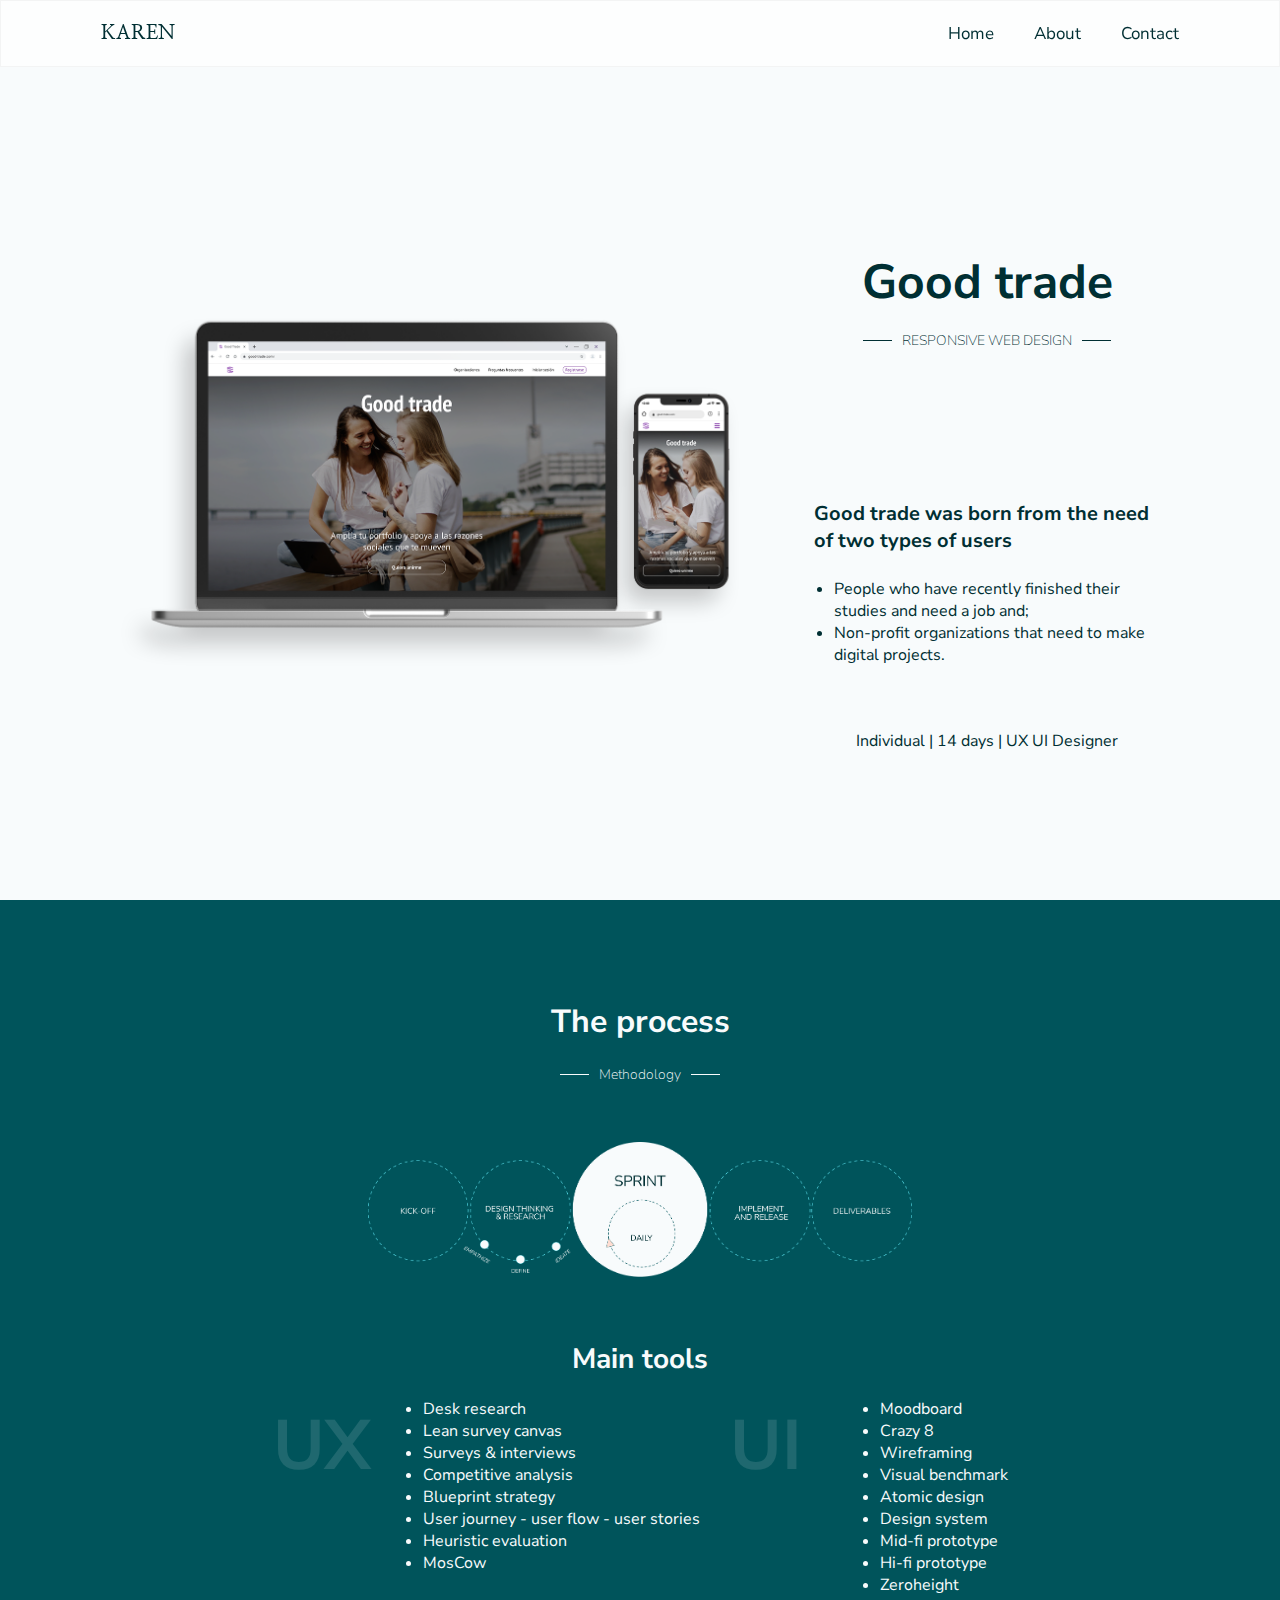
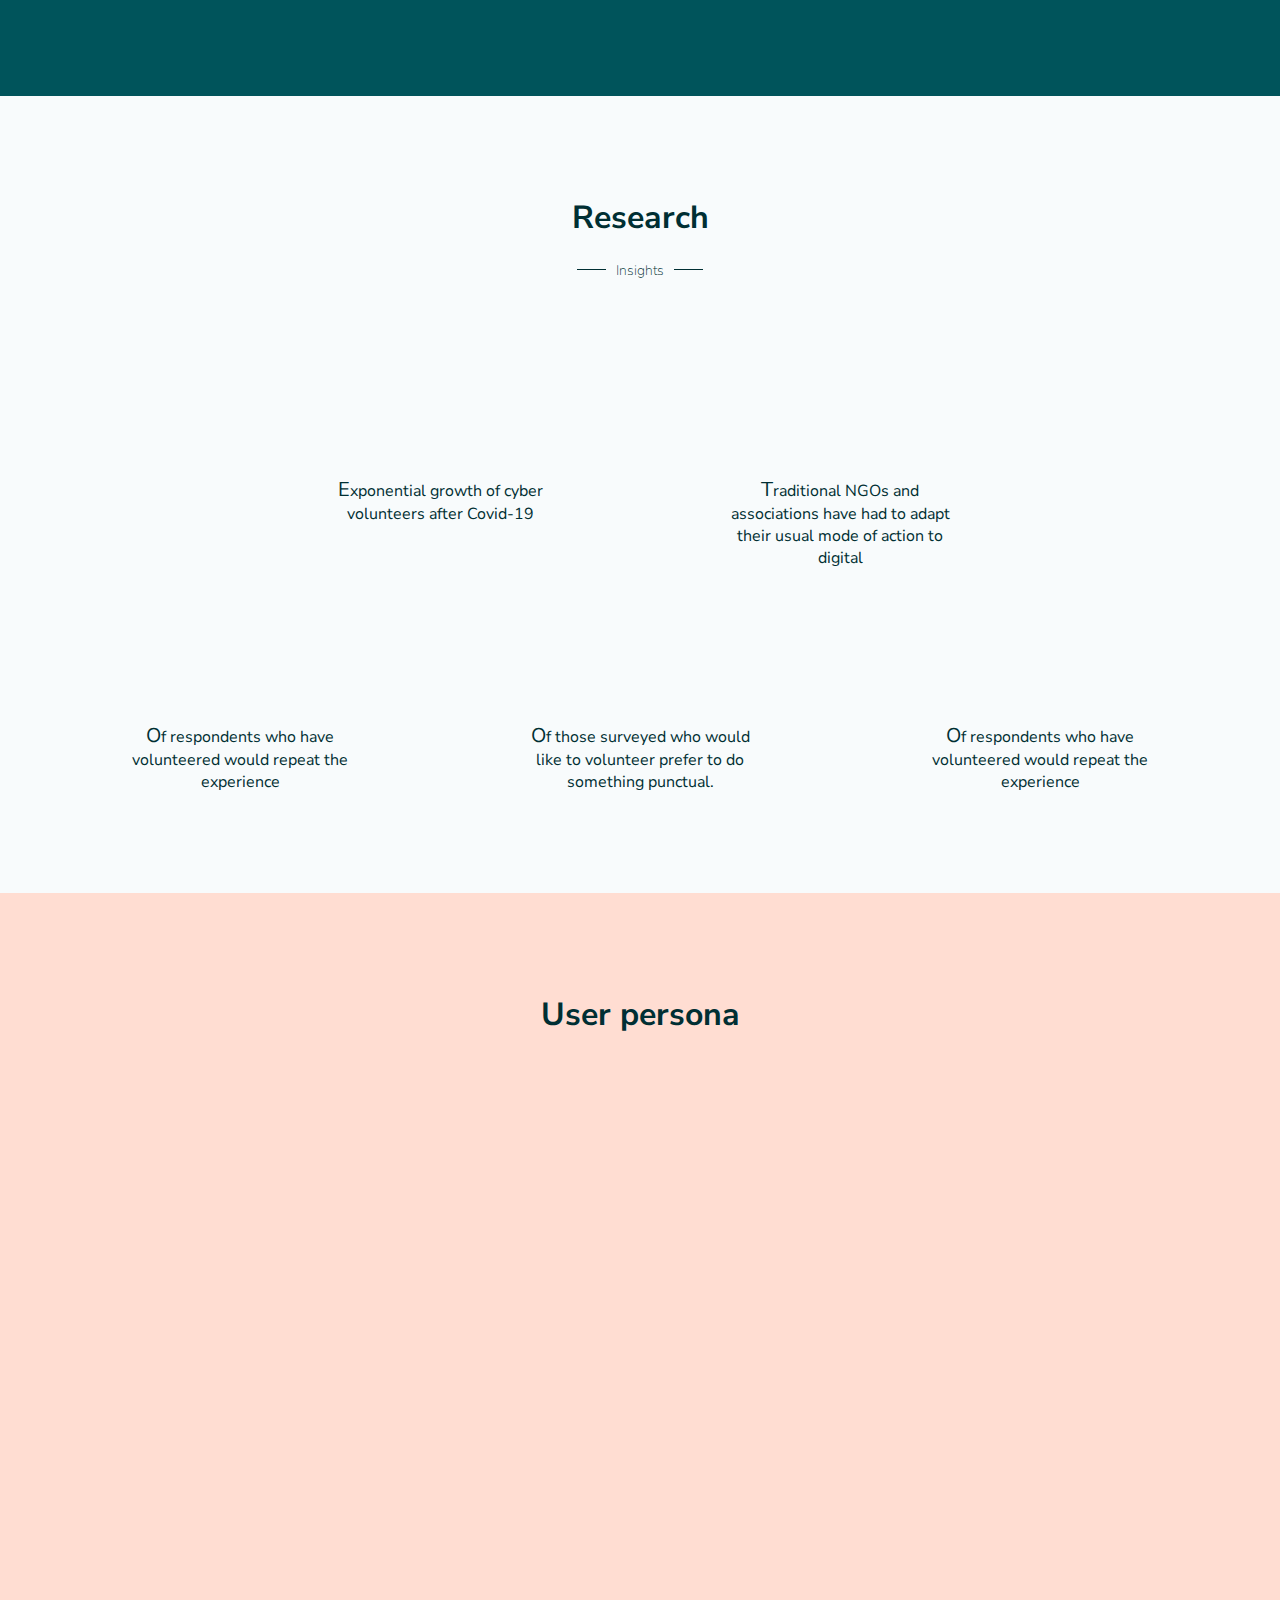
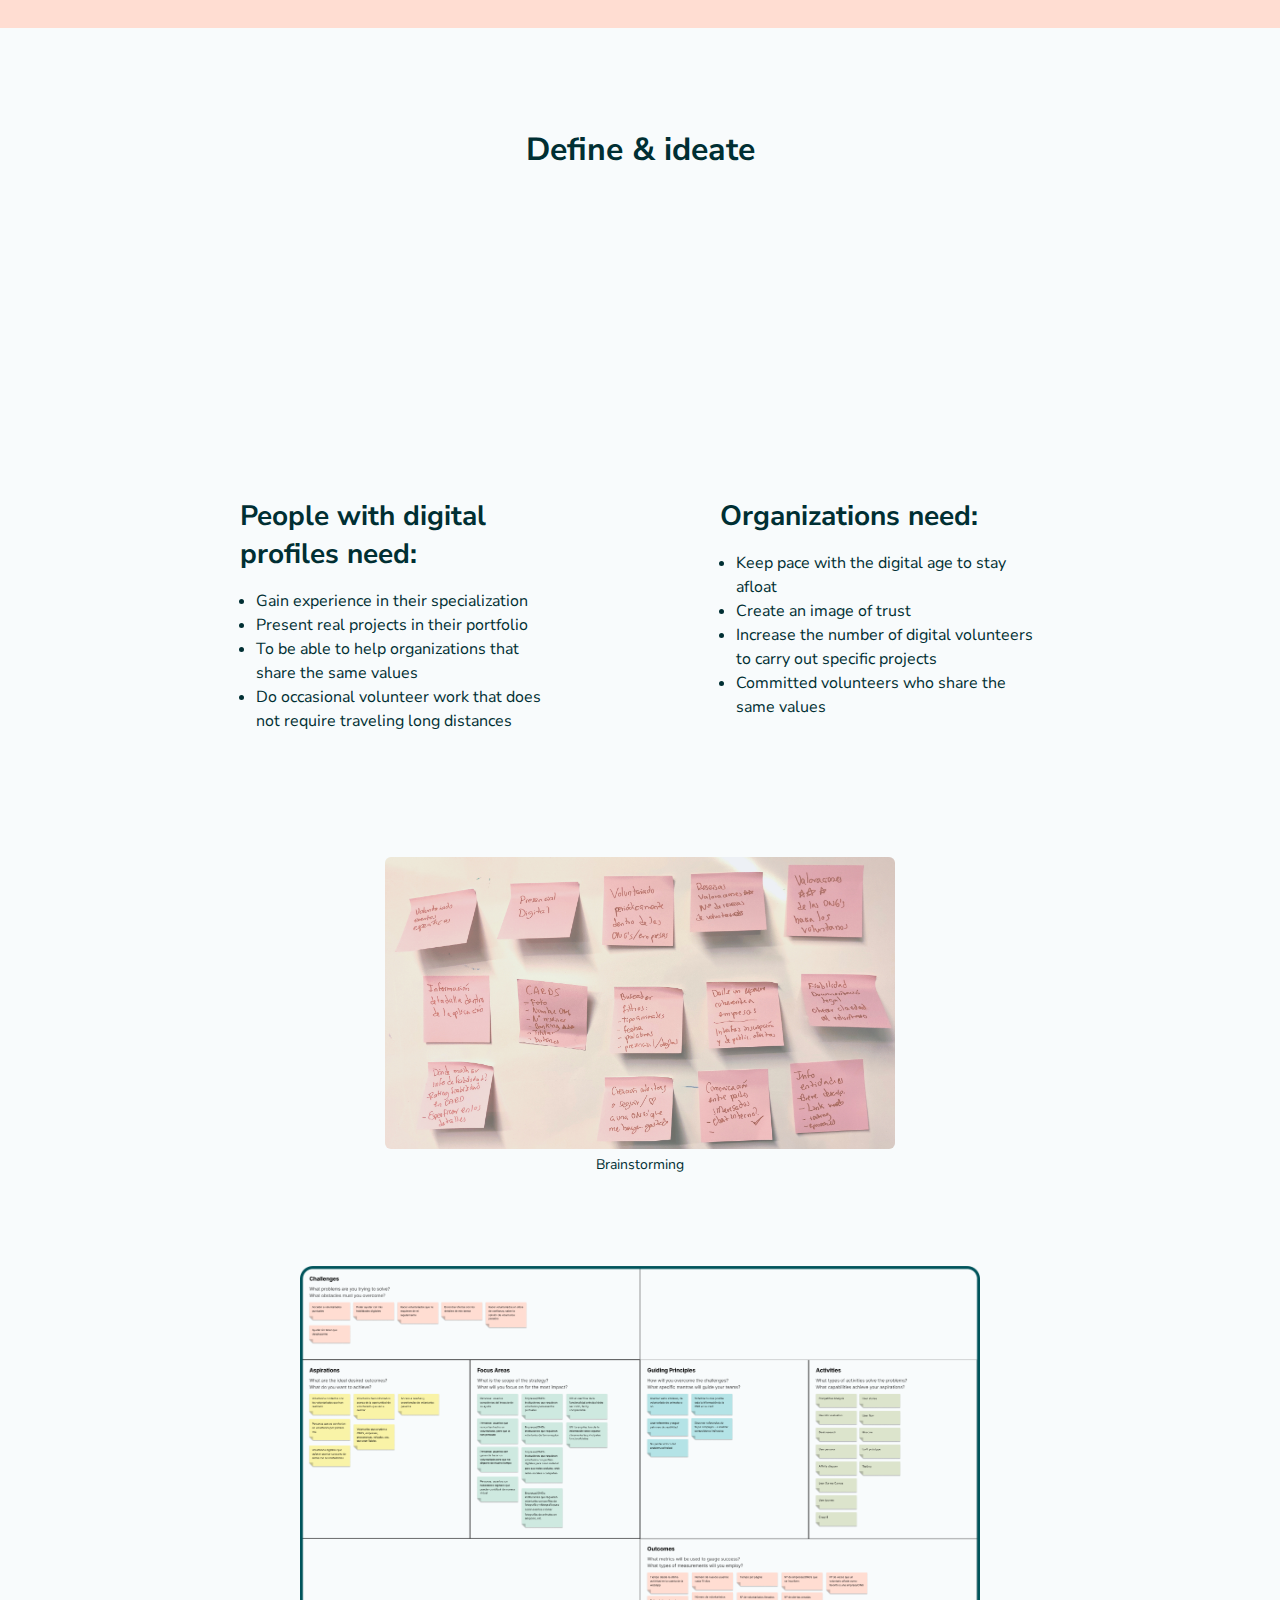
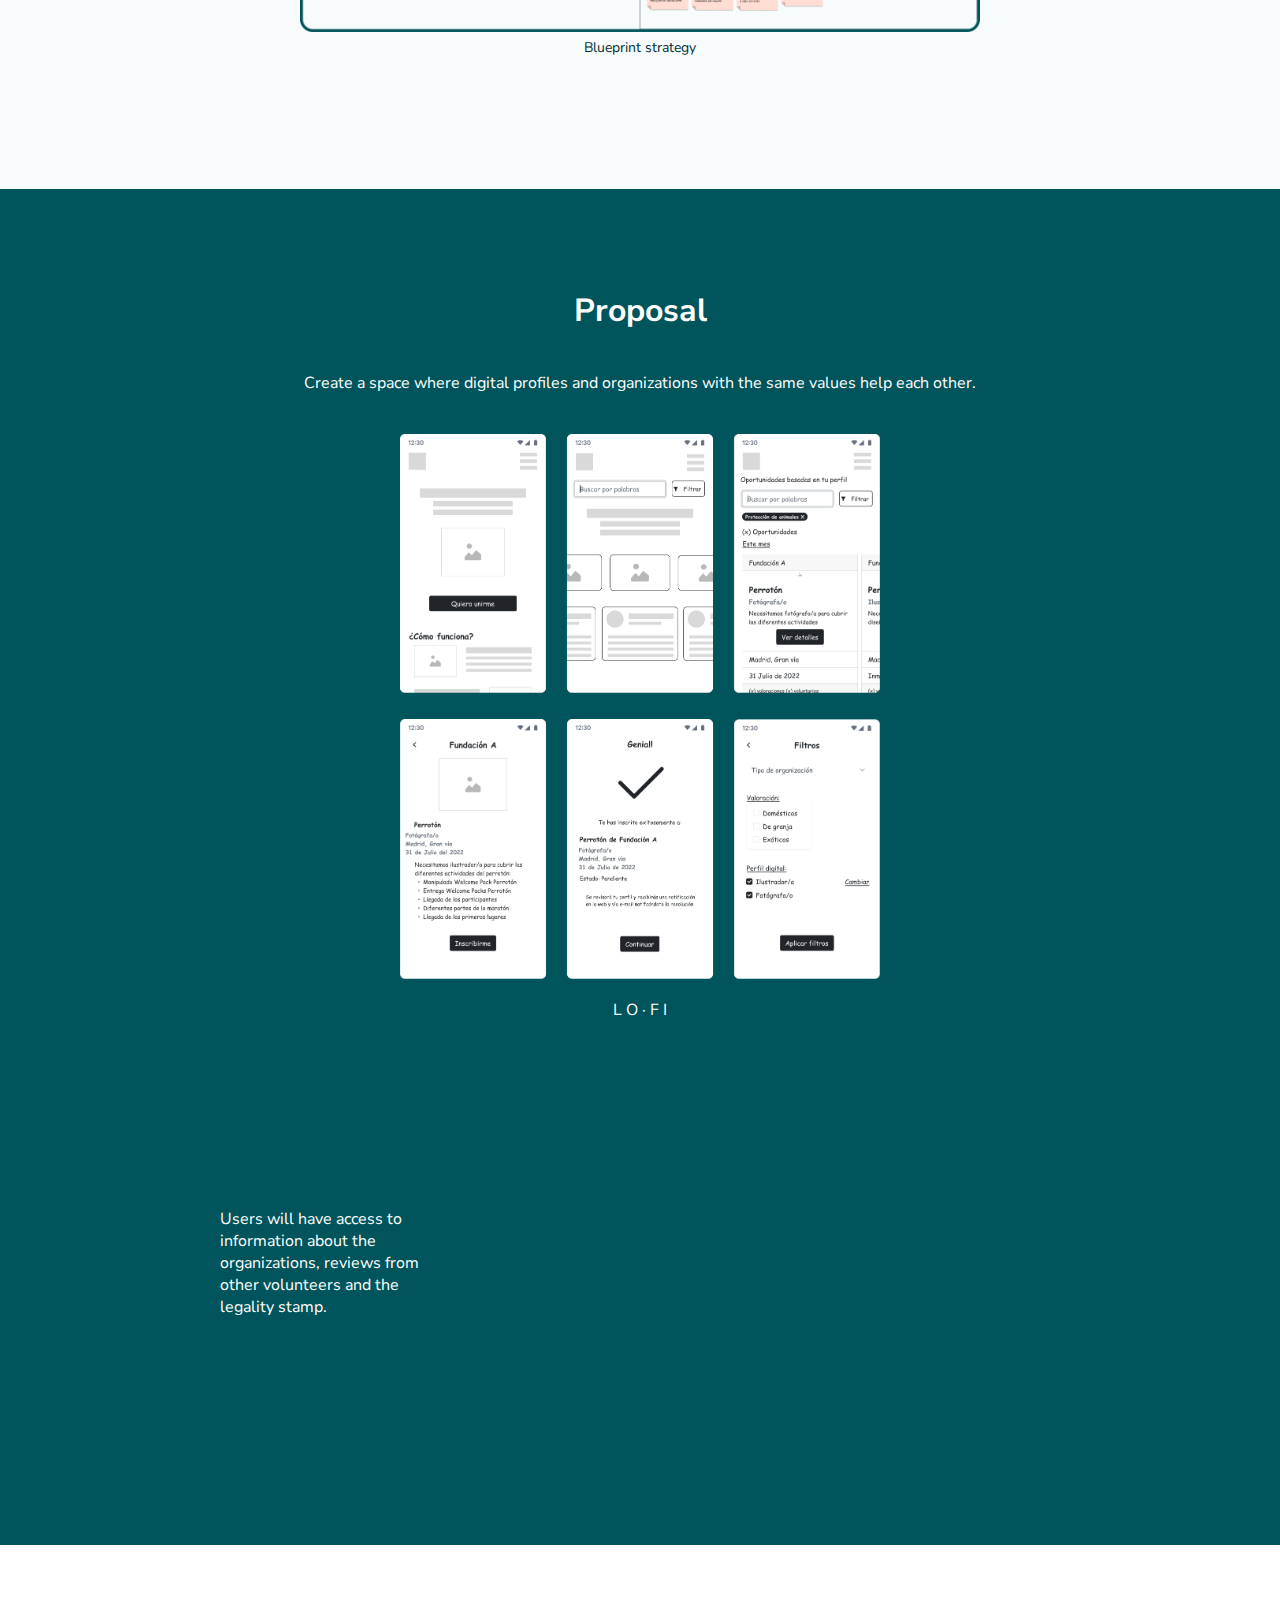
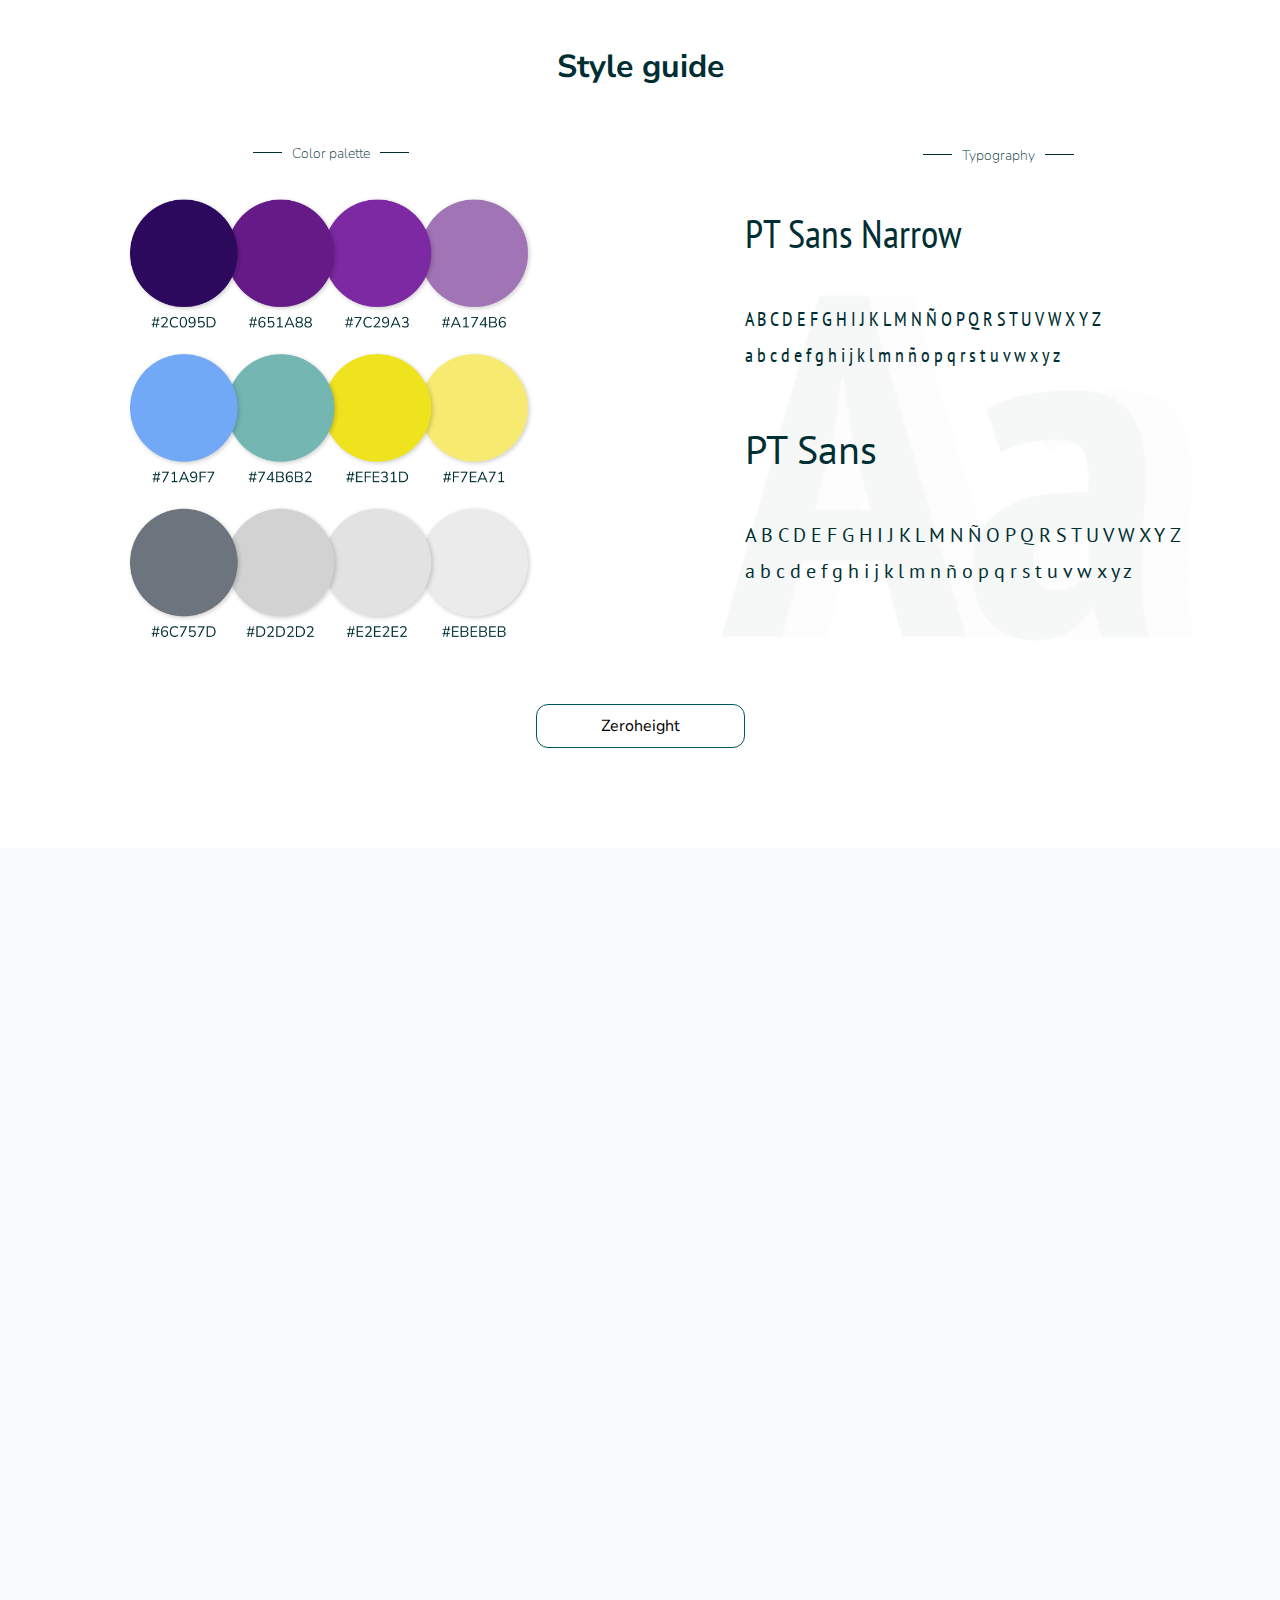
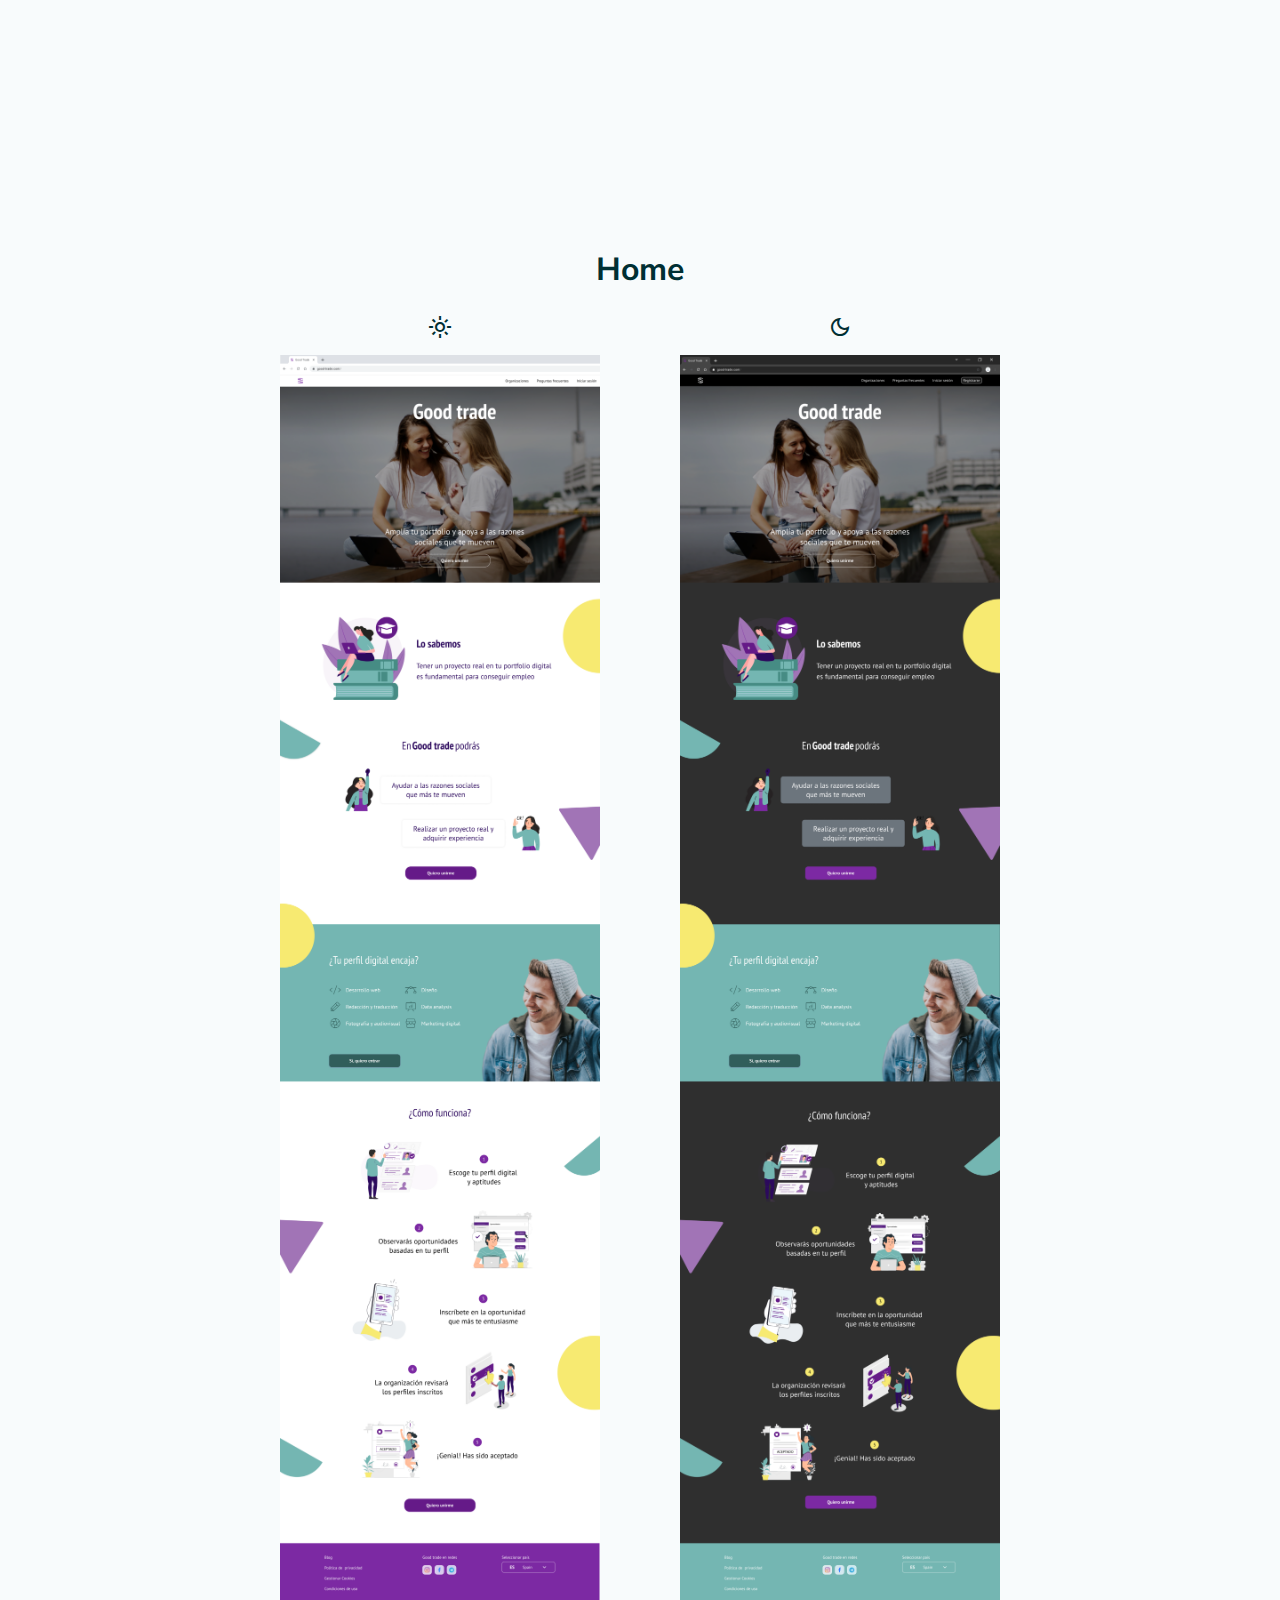
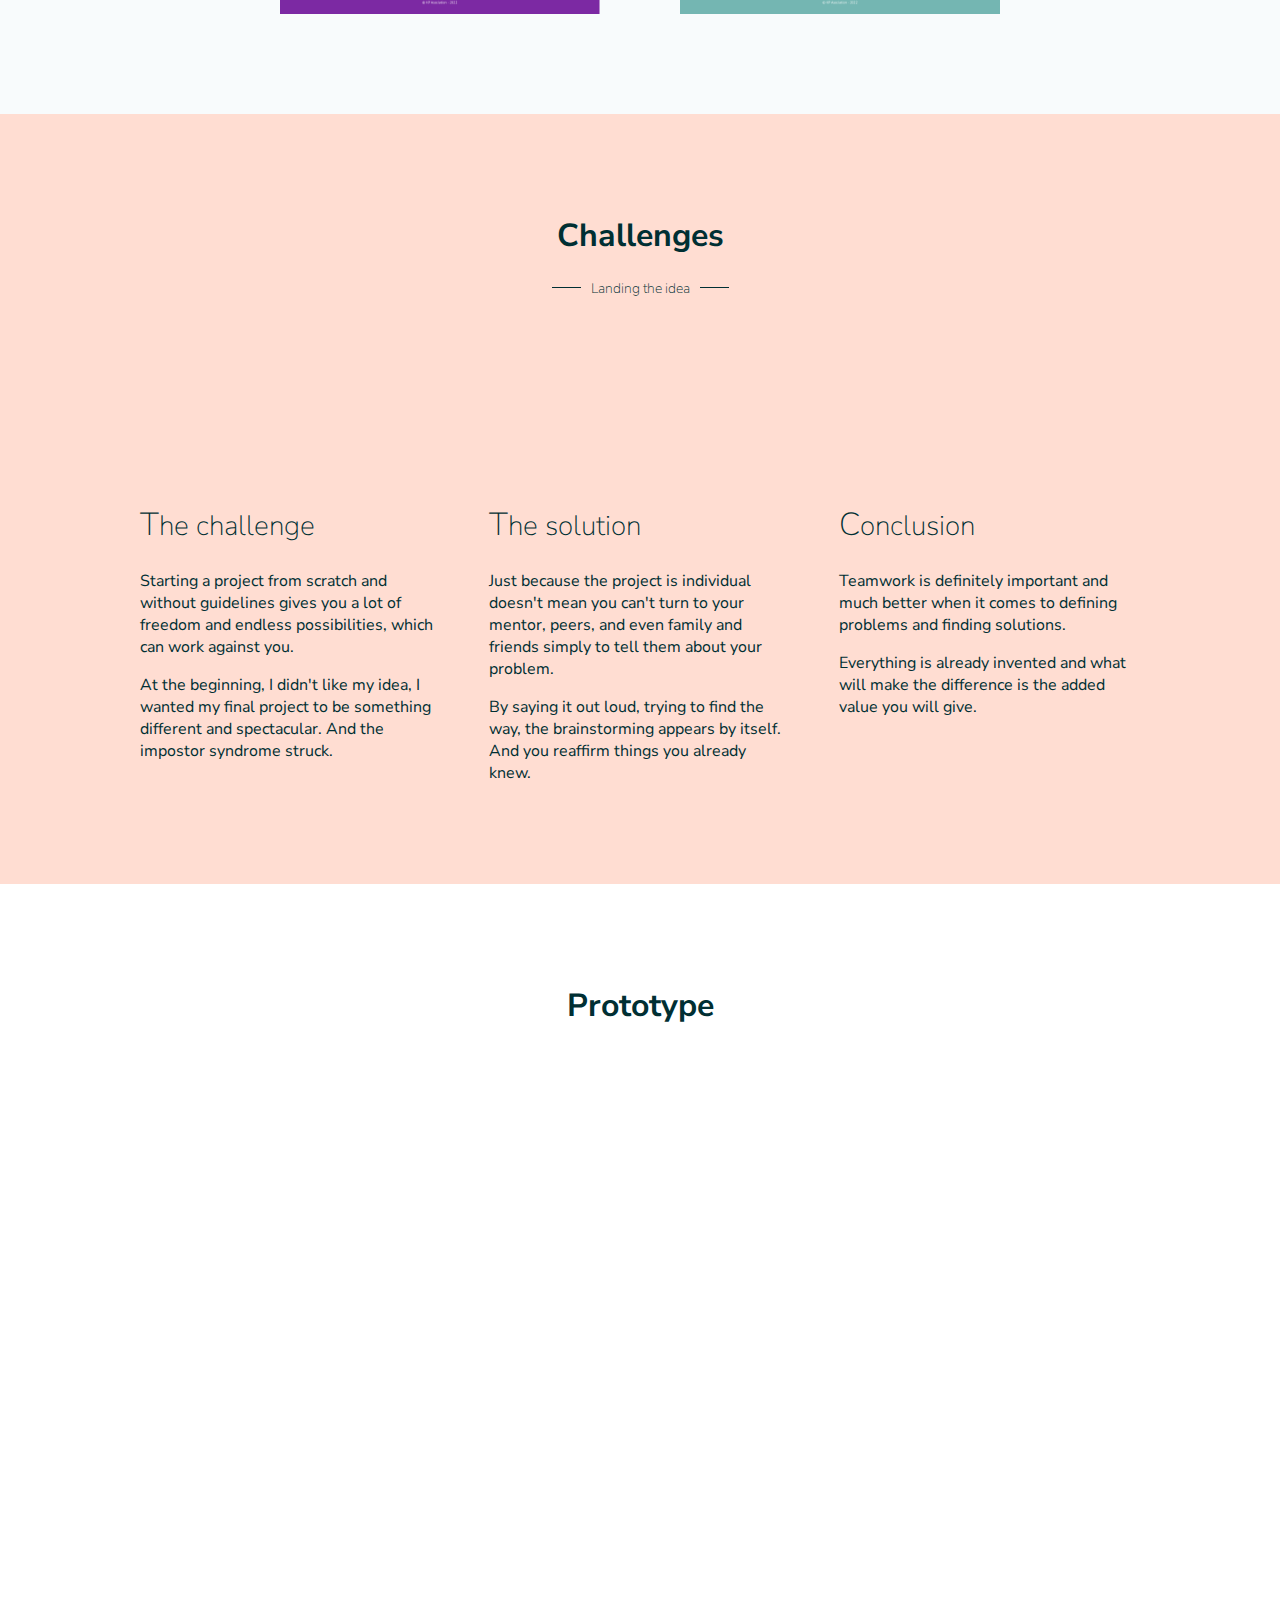
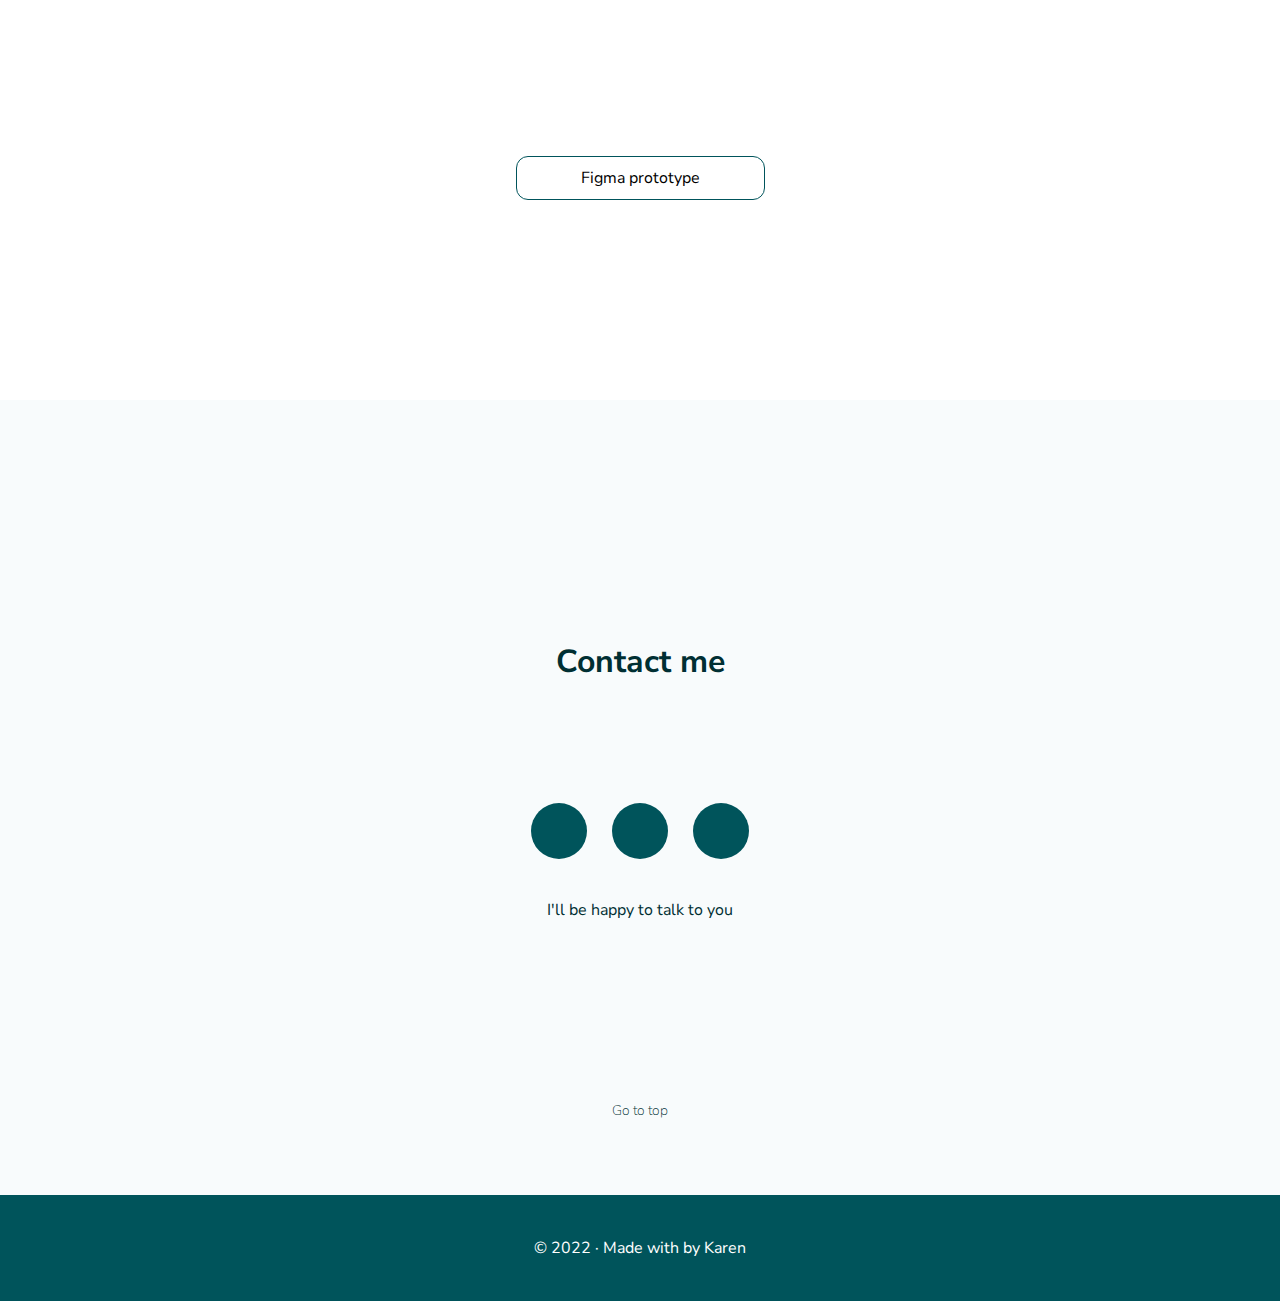
<file: pages/good-trade-case-study.html>
<!DOCTYPE html>
<html lang="en">
  <head>
    <meta charset="UTF-8" />
    <meta http-equiv="X-UA-Compatible" content="IE=edge" />
    <meta name="viewport" content="width=device-width, initial-scale=1.0" />
    <link
      rel="stylesheet"
      href="https://cdnjs.cloudflare.com/ajax/libs/font-awesome/6.1.1/css/all.min.css"
      integrity="sha512-KfkfwYDsLkIlwQp6LFnl8zNdLGxu9YAA1QvwINks4PhcElQSvqcyVLLD9aMhXd13uQjoXtEKNosOWaZqXgel0g=="
      crossorigin="anonymous"
      referrerpolicy="no-referrer"
    />
    <link
      rel="stylesheet"
      href="https://fonts.googleapis.com/css2?family=Material+Symbols+Outlined:opsz,wght,FILL,GRAD@20..48,100..700,0..1,-50..200"
    />
    <link href="https://unpkg.com/aos@2.3.1/dist/aos.css" rel="stylesheet" />
    <link rel="stylesheet" href="../styles/good-trade-case-study.css" />
    <link rel="stylesheet" href="../styles/animations.css" />
    <title>Good trade</title>
  </head>

  <body>
    <!-- ------------------ HEADER ------------------ -->
    <header class="header">
      <a class="header__logo" href="/">KAREN</a>

      <nav class="nav">
        <ul class="nav__menu">
          <li class="nav__item">
            <a href="/" class="nav__link">Home</a>
          </li>
          <li class="nav__item">
            <a href="/pages/about.html" class="nav__link">About</a>
          </li>
          <li class="nav__item">
            <a href="#contact" class="nav__link">Contact</a>
          </li>
        </ul>

        <div class="hamburguer">
          <span class="bar"></span>
          <span class="bar"></span>
          <span class="bar"></span>
        </div>
      </nav>
    </header>

    <!-- ------------------ MAIN ------------------ -->
    <main>
      <!--hero section-->
      <section class="hero__section container">
        <div class="hero__titles">
          <h1 class="project__titles">Good trade</h1>
          <h4 class="project__subtitles project__subtitles--uppercase lines">
            Responsive web design
          </h4>
        </div>

        <div class="container__img">
          <img src="../assets/images/home/good-trade.png" alt="web_design" />
        </div>

        <div class="hero__text">
          <h3 class="hero__subtitle">
            Good trade was born from the need of two types of users
          </h3>
          <div>
            <ul class="hero__list">
              <li class="hero__item">
                People who have recently finished their studies and need a job
                and;
              </li>
              <li class="hero__item">
                Non-profit organizations that need to make digital projects.
              </li>
            </ul>
          </div>
          <p class="project__info">Individual | 14 days | UX UI Designer</p>
        </div>
      </section>

      <!--tools section-->

      <section class="tools__section">
        <div>
          <h2 class="tools__title">The process</h2>
          <h4 class="project__subtitles lines">Methodology</h4>
        </div>

        <div class="tools__img">
          <img
            src="../assets/images/projects/goodtrade/method.png"
            alt="Sprint-methodology"
          />
        </div>

        <div class="tools__content">
          <h3 class="tools__title">Main tools</h3>
          <div class="tools__list">
            <div class="list__container">
              <div>
                <p class="list__title">UX</p>
              </div>

              <ul>
                <li>Desk research</li>
                <li>Lean survey canvas</li>
                <li>Surveys & interviews</li>
                <li>Competitive analysis</li>
                <li>Blueprint strategy</li>
                <li>User journey - user flow - user stories</li>
                <li>Heuristic evaluation</li>
                <li>MosCow</li>
              </ul>
            </div>
            <div class="list__container">
              <div>
                <p class="list__title">UI</p>
              </div>
              <ul>
                <li>Moodboard</li>
                <li>Crazy 8</li>
                <li>Wireframing</li>
                <li>Visual benchmark</li>
                <li>Atomic design</li>
                <li>Design system</li>
                <li>Mid-fi prototype</li>
                <li>Hi-fi prototype</li>
                <li>Zeroheight</li>
              </ul>
            </div>
          </div>
        </div>
      </section>

      <!--research section-->

      <section class="research__section">
        <div>
          <h2 class="tools__title">Research</h2>
          <h4 class="project__subtitles lines">Insights</h4>
        </div>

        <div class="research__divs">
          <div class="research__insights">
            <img
              class="insights__img"
              src="../assets/images/projects/goodtrade/users-growth.png"
              alt="Sprint-methodology"
              data-aos="fade-up"
              data-aos-duration="500"
              data-aos-easing="ease-out"
            />
            <p>
              <span>E</span>xponential growth of cyber volunteers after Covid-19
            </p>
          </div>

          <div class="research__insights">
            <p class="insights__order">
              <span>T</span>raditional NGOs and associations have had to adapt
              their usual mode of action to digital
            </p>
            <img
              class="insights__img"
              src="../assets/images/projects/goodtrade/godigital.png"
              alt="Sprint-methodology"
              data-aos="fade-up"
              data-aos-duration="500"
              data-aos-easing="ease-out"
            />
          </div>
        </div>

        <div class="research__divs">
          <div class="research__insights">
            <p
              class="insights__numbers"
              data-aos="fade-up"
              data-aos-duration="500"
              data-aos-easing="ease-out"
            >
              90%
            </p>
            <p>
              <span>O</span>f respondents who have volunteered would repeat the
              experience
            </p>
          </div>

          <div class="research__insights">
            <p class="insights__order">
              <span>O</span>f those surveyed who would like to volunteer prefer
              to do something punctual.
            </p>
            <p
              class="insights__numbers"
              data-aos="fade-up"
              data-aos-duration="500"
              data-aos-easing="ease-out"
              data-aos-delay="150"
            >
              95%
            </p>
          </div>

          <div class="research__insights">
            <p
              class="insights__numbers"
              data-aos="fade-up"
              data-aos-duration="500"
              data-aos-easing="ease-out"
              data-aos-delay="300"
            >
              98%
            </p>
            <p>
              <span>O</span>f respondents who have volunteered would repeat the
              experience
            </p>
          </div>
        </div>
      </section>

      <!--users section -- images exported x3-->

      <section class="users__section">
        <h2>User persona</h2>

        <div class="users__container">
          <div
            data-aos="fade-right"
            data-aos-duration="500"
            data-aos-easing="ease-out"
          >
            <div class="users__avatar">
              <div>
                <img
                  class="users__img"
                  src="../assets/images/projects/goodtrade/user1.png"
                  alt=""
                />
              </div>
              <h4 class="project__subtitles lines">
                Alex, 31 years, video editor
              </h4>
            </div>

            <div class="users__statements">
              <div>
                <img
                  class="quotes"
                  src="../assets/images/projects/goodtrade/quote.png"
                  alt=""
                />
              </div>

              <div class="users__text">
                <p>
                  <span>I’</span>d love to volunteer, but I don't wanna make a
                  commitment or travel long distances
                </p>
                <p>
                  <span> I</span> am looking for a job but I have no real
                  experience to show in my portfolio.
                </p>
              </div>
            </div>
          </div>

          <div
            data-aos="fade-left"
            data-aos-duration="500"
            data-aos-easing="ease-out"
          >
            <div class="users__avatar">
              <div>
                <img
                  class="users__img"
                  src="../assets/images/projects/goodtrade/user2.png"
                  alt=""
                />
              </div>
              <h4 class="project__subtitles lines">Non-profit organization</h4>
            </div>

            <div class="users__statements">
              <div>
                <img
                  class="quotes"
                  src="../assets/images/projects/goodtrade/quote.png"
                  alt=""
                />
              </div>
              <p>
                <span>W</span>e need digital profiles to help us carry out
                projects that we can't afford
              </p>
            </div>
          </div>
        </div>
      </section>

      <!--Definning section ---->

      <section class="define__section">
        <h2>Define & ideate</h2>

        <div class="define__flex">
          <figure class="postit__container">
            <img
              class="postit__image"
              src="../assets/images/projects/goodtrade/post-its.jpg"
              alt="brainstorming"
            />
            <figcaption>Brainstorming</figcaption>
          </figure>

          <figure class="define__tool">
            <img
              src="../assets/images/projects/goodtrade/blueprint.png"
              alt="blueprint-strategy"
            />
            <figcaption>Blueprint strategy</figcaption>
          </figure>

          <div class="define__container">
            <div class="define__column">
              <div class="users__needs">
                <h3>People with digital profiles need:</h3>
                <ul class="users__needs--list">
                  <li>Gain experience in their specialization</li>
                  <li>Present real projects in their portfolio</li>
                  <li>
                    To be able to help organizations that share the same values
                  </li>
                  <li>
                    Do occasional volunteer work that does not require traveling
                    long distances
                  </li>
                </ul>
              </div>

              <div>
                <img
                  class="mockup__imgs"
                  src="../assets/images/projects/goodtrade/mockup1.png"
                  alt="mockup"
                  data-aos="fade-right"
                  data-aos-duration="500"
                  data-aos-easing="ease-out"
                />
              </div>
            </div>

            <div class="define__column">
              <div class="users__needs">
                <h3>Organizations need:</h3>
                <ul class="users__needs--list">
                  <li>Keep pace with the digital age to stay afloat</li>
                  <li>Create an image of trust</li>
                  <li>
                    Increase the number of digital volunteers to carry out
                    specific projects
                  </li>
                  <li>Committed volunteers who share the same values</li>
                </ul>
              </div>

              <div>
                <img
                  class="mockup__imgs"
                  src="../assets/images/projects/goodtrade/mockup2.png"
                  alt="mockup"
                  data-aos="fade-left"
                  data-aos-duration="500"
                  data-aos-easing="ease-out"
                />
              </div>
            </div>
          </div>
        </div>
      </section>

      <!--proposal section ---->

      <section class="proposal__section">
        <h2 class="proposal__title">Proposal</h2>

        <p class="proposal__text">
          Create a space where digital profiles and organizations with the same
          values help each other.
        </p>

        <div class="proposal__lofi">
          <div class="lofi__pics">
            <div>
              <img
                class="lofi__imgs"
                src="../assets/images/projects/goodtrade/lo-fi-1.png"
                alt=""
              />
            </div>
            <div>
              <img
                class="lofi__imgs"
                src="../assets/images/projects/goodtrade/lo-fi-2.png"
                alt=""
              />
            </div>
          </div>
          <p>L O &#183; F I</p>
        </div>

        <div class="proposal__mockup">
          <p class="proposal__text proposal__text--left">
            Users will have access to information about the organizations,
            reviews from other volunteers and the legality stamp.
          </p>

          <div class="mockup__img">
            <img
              src="../assets/images/projects/goodtrade/mockup3.png"
              alt=""
              data-aos="fade-left"
              data-aos-duration="500"
              data-aos-easing="ease-out"
            />
          </div>
        </div>
      </section>

      <!--Style guide section ---->

      <section class="guidestyle__section">
        <h2>Style guide</h2>

        <div class="guidestyle__blocks">
          <div class="colors__div">
            <h4 class="project__subtitles lines guidestyle__subtitles">
              Color palette
            </h4>
            <div class="colors__img">
              <img
                src="../assets/images/projects/goodtrade/colors.png"
                alt="color-palette"
              />
            </div>
          </div>

          <div class="typography__div">
            <h4 class="project__subtitles lines guidestyle__subtitles">
              Typography
            </h4>
            <div class="sansnarrow__div">
              <p class="ptsans__narrow font__title">PT Sans Narrow</p>
              <p class="ptsans__narrow">
                A B C D E F G H I J K L M N Ñ O P Q R S T U V W X Y Z
              </p>
              <p class="ptsans__narrow lowercase">
                A B C D E F G H I J K L M N Ñ O P Q R S T U V W X Y Z
              </p>
            </div>

            <div class="sansnarrow__div">
              <p class="pt__sans font__title">PT Sans</p>
              <p class="pt__sans">
                A B C D E F G H I J K L M N Ñ O P Q R S T U V W X Y Z
              </p>
              <p class="pt__sans lowercase">
                A B C D E F G H I J K L M N Ñ O P Q R S T U V W X Y Z
              </p>
            </div>
          </div>
        </div>

        <a target="_blank" href="https://zeroheight.com/7c336aa8b">
          <button class="zeroheight__button">Zeroheight</button>
        </a>
      </section>

      <!--Advertisings section ---->

      <section class="advertisings__section">
        <div class="advertisings__pic advertisings__pic--1">
          <img
            class="advertisings__img"
            src="../assets/images/projects/goodtrade/street1.jpg"
            alt="advertising-street"
            data-aos="fade-right"
            data-aos-duration="500"
            data-aos-easing="ease-out"
          />
        </div>
        <div class="advertisings__pic advertisings__pic--2">
          <img
            class="advertisings__img"
            src="../assets/images/projects/goodtrade/street2.jpg"
            alt="advertising-metro"
            data-aos="fade-left"
            data-aos-duration="500"
            data-aos-easing="ease-out"
          />
        </div>
      </section>

      <!--light&dark section ---->

      <section class="home__section">
        <h2>Home</h2>

        <div class="images__container">
          <div class="themes">
            <span class="material-symbols-outlined"> light_mode </span>
            <img
              class="home__image"
              src="../assets/images/projects/goodtrade/home-light.png"
              alt="home-light-theme"
            />
          </div>

          <div class="themes">
            <span class="material-symbols-outlined"> dark_mode </span>
            <img
              class="home__image"
              src="../assets/images/projects/goodtrade/home-dark.png"
              alt="home-dark-theme"
            />
          </div>
        </div>
      </section>

      <!--challenges section ---->

      <section class="challenges__section">
        <div>
          <h2 class="tools__title">Challenges</h2>
          <h4 class="project__subtitles lines">Landing the idea</h4>
        </div>

        <div class="challenges__img">
          <img
            src="../assets/icons/png/light-bulb.png"
            alt="light-bulb-icon"
            data-aos="fade-down"
            data-aos-duration="500"
            data-aos-easing="ease-out"
          />
        </div>

        <div class="texts__container">
          <div class="challenges__text">
            <h3 class="challenges__subtitle">
              <span class="challenges__span">T</span>he challenge
            </h3>
            <p class="challenges__paragraph">
              Starting a project from scratch and without guidelines gives you a
              lot of freedom and endless possibilities, which can work against
              you.
            </p>
            <p>
              At the beginning, I didn't like my idea, I wanted my final project
              to be something different and spectacular. And the impostor
              syndrome struck.
            </p>
          </div>

          <div class="challenges__text">
            <h3 class="challenges__subtitle">
              <span class="challenges__span">T</span>he solution
            </h3>
            <p class="challenges__paragraph">
              Just because the project is individual doesn't mean you can't turn
              to your mentor, peers, and even family and friends simply to tell
              them about your problem.
            </p>
            <p>
              By saying it out loud, trying to find the way, the brainstorming
              appears by itself. And you reaffirm things you already knew.
            </p>
          </div>

          <div class="challenges__text">
            <h3 class="challenges__subtitle">
              <span class="challenges__span">C</span>onclusion
            </h3>
            <p class="challenges__paragraph">
              Teamwork is definitely important and much better when it comes to
              defining problems and finding solutions.
            </p>
            <p>
              Everything is already invented and what will make the difference
              is the added value you will give.
            </p>
          </div>
        </div>
      </section>

      <!--Prototype section ---->

      <section class="prototype__section">
        <h2 class="tools__title">Prototype</h2>
        <div class="prototype__video">
          <iframe
            src="https://player.vimeo.com/video/741384973?h=986542e2b4&amp;badge=0&amp;autopause=0&amp;player_id=0&amp;app_id=58479"
            frameborder="0"
            allow="autoplay; fullscreen; picture-in-picture"
            allowfullscreen
            style="
              position: absolute;
              top: 0;
              left: 0;
              width: 100%;
              height: 100%;
            "
            title="goodtrade_1.mp4"
          ></iframe>
        </div>
        <script src="https://player.vimeo.com/api/player.js"></script>
        <a
          target="_blank"
          href="https://www.figma.com/proto/fzLcktN34bbyegCgbKGR0I/Good-trade?page-id=264%3A25034&node-id=306%3A26149&starting-point-node-id=306%3A26149"
        >
          <button class="prototype__button">Figma prototype</button>
        </a>
      </section>

      <!-- ------------------ contact section ------------------ -->
      <section id="contact" class="container contact__section">
        <h2 class="contact__me">Contact me</h2>
        <div class="icons__ytext">
          <div class="icons">
            <div class="icon__container">
              <a class="contact_link" href="mailto:karen.pam99@gmail.com"
                ><i class="fa-solid fa-envelope"></i
              ></a>
            </div>

            <div class="icon__container">
              <a
                class="contact_link"
                target="_blank"
                href="https://www.linkedin.com/in/karenpamelauxui/?locale=en_US"
                ><i class="fa-brands fa-linkedin-in"></i
              ></a>
            </div>

            <div class="icon__container">
              <a
                class="contact_link"
                target="_blank"
                href="https://api.whatsapp.com/send?phone=34604549971"
                ><i class="fa-brands fa-whatsapp"></i
              ></a>
            </div>
          </div>
          <p>I'll be happy to talk to you</p>
        </div>

        <a href="#top">
          <div>
            <i class="fa-solid fa-chevron-up"></i>
            <h4>Go to top</h4>
          </div>
        </a>
      </section>
    </main>

    <!-- ------------------ FOOTER ------------------ -->
    <footer>
      <p>&#169; 2022 · Made with <i class="fa-solid fa-heart"></i> by Karen</p>
    </footer>

    <script src="../script.js"></script>
    <script src="https://unpkg.com/aos@2.3.1/dist/aos.js"></script>
    <script>
      AOS.init();
    </script>
  </body>
</html>
</file>
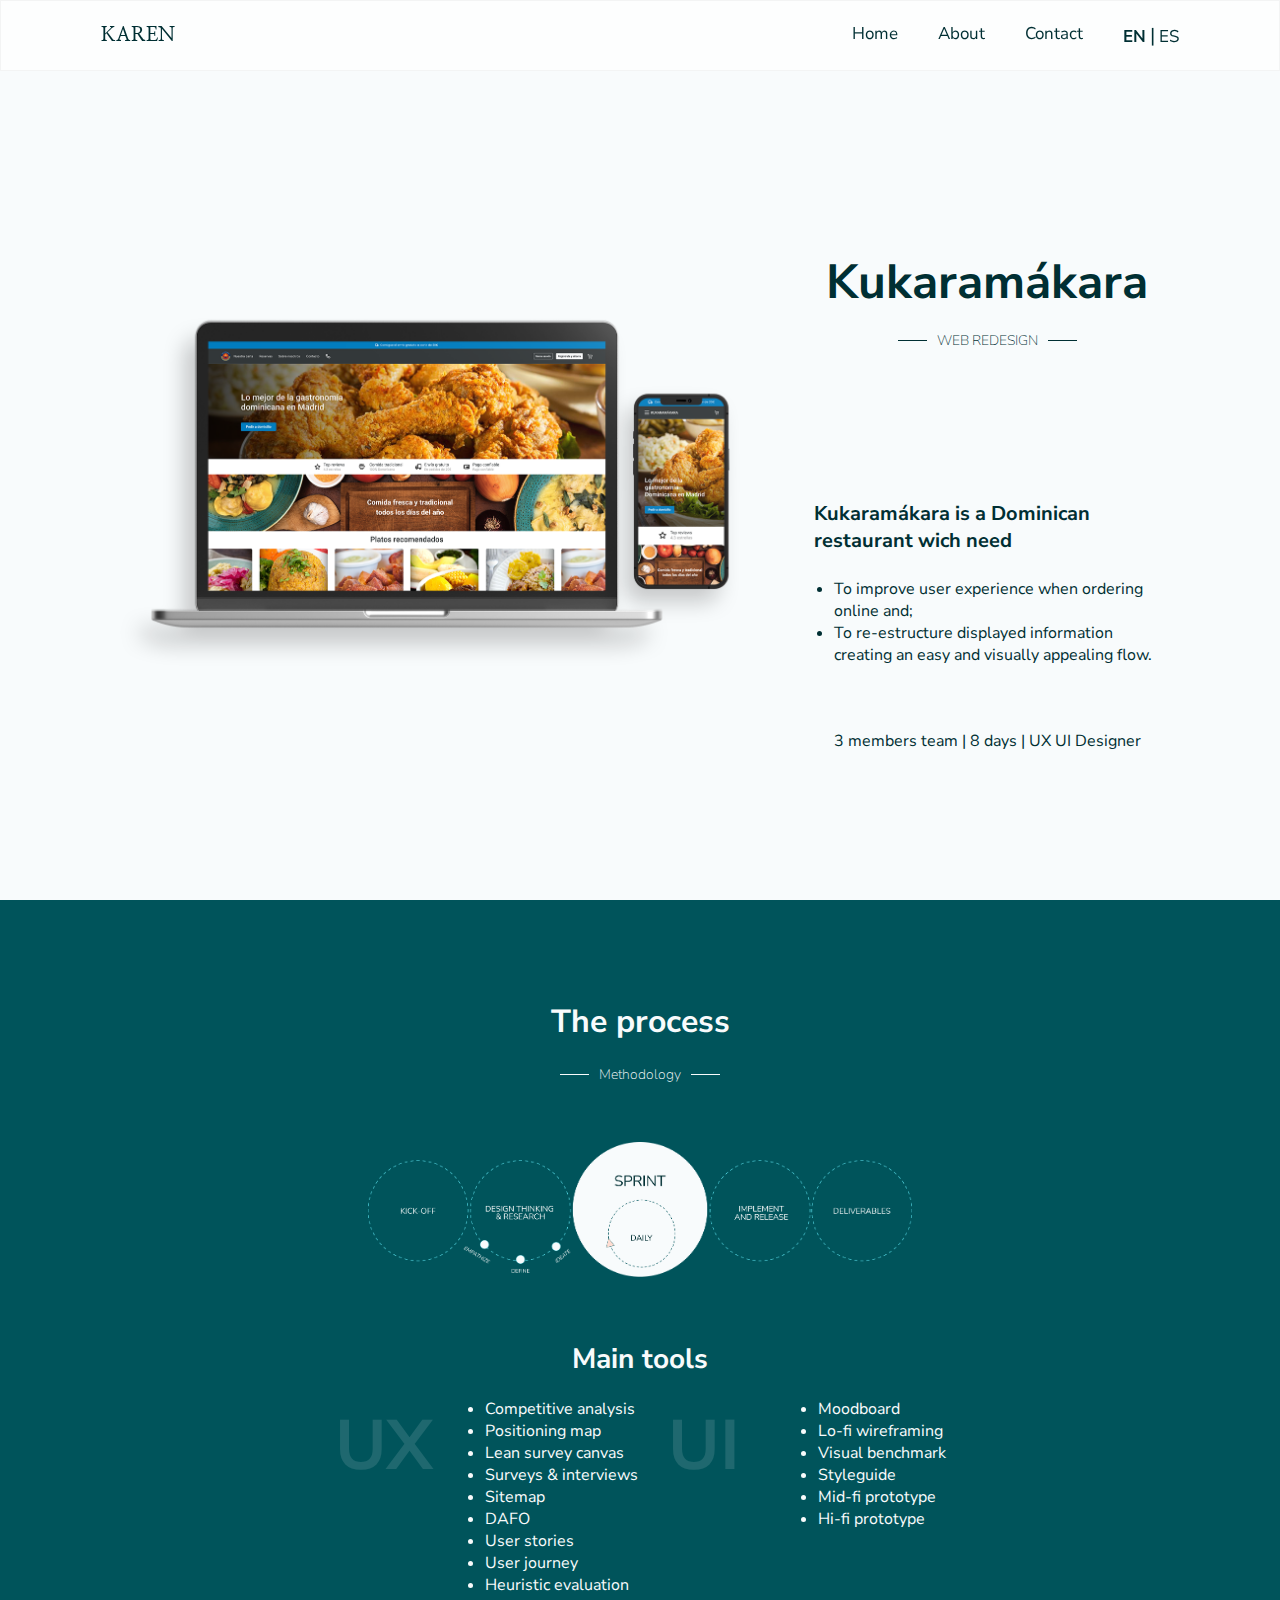
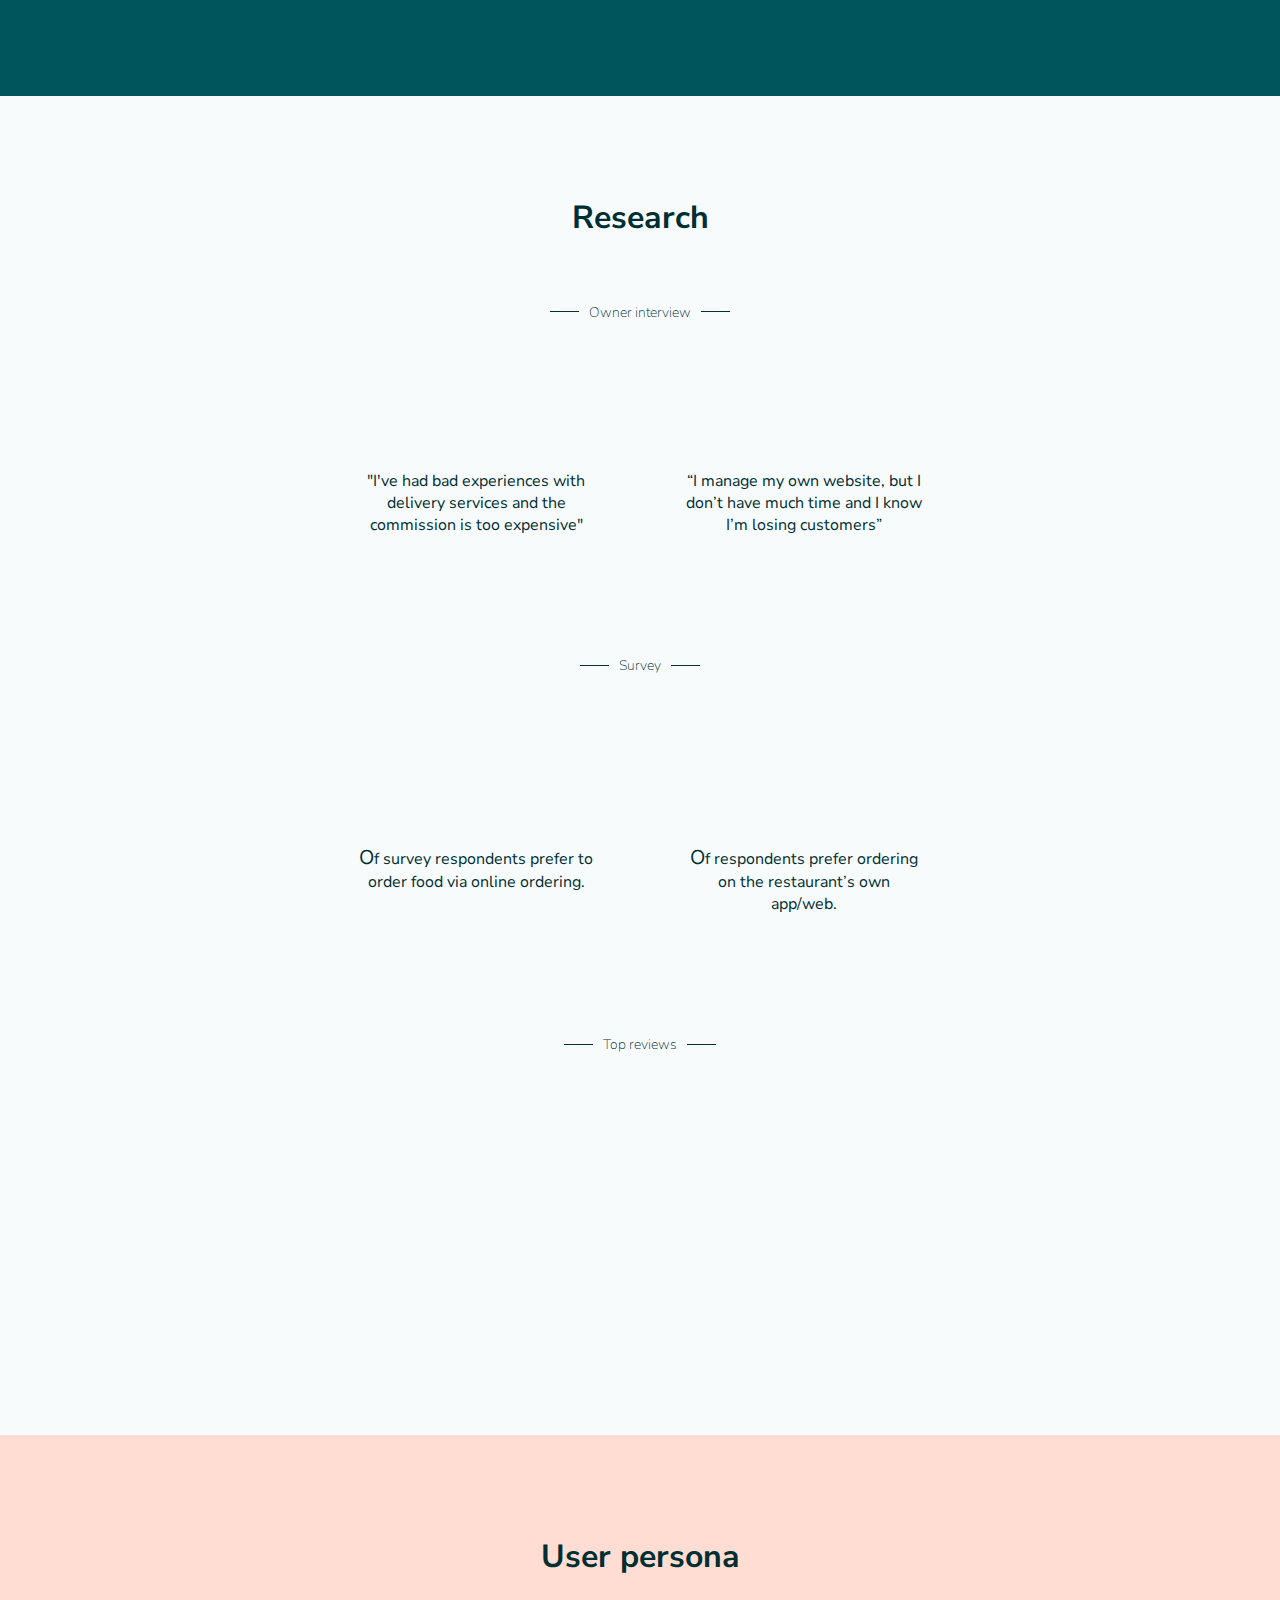
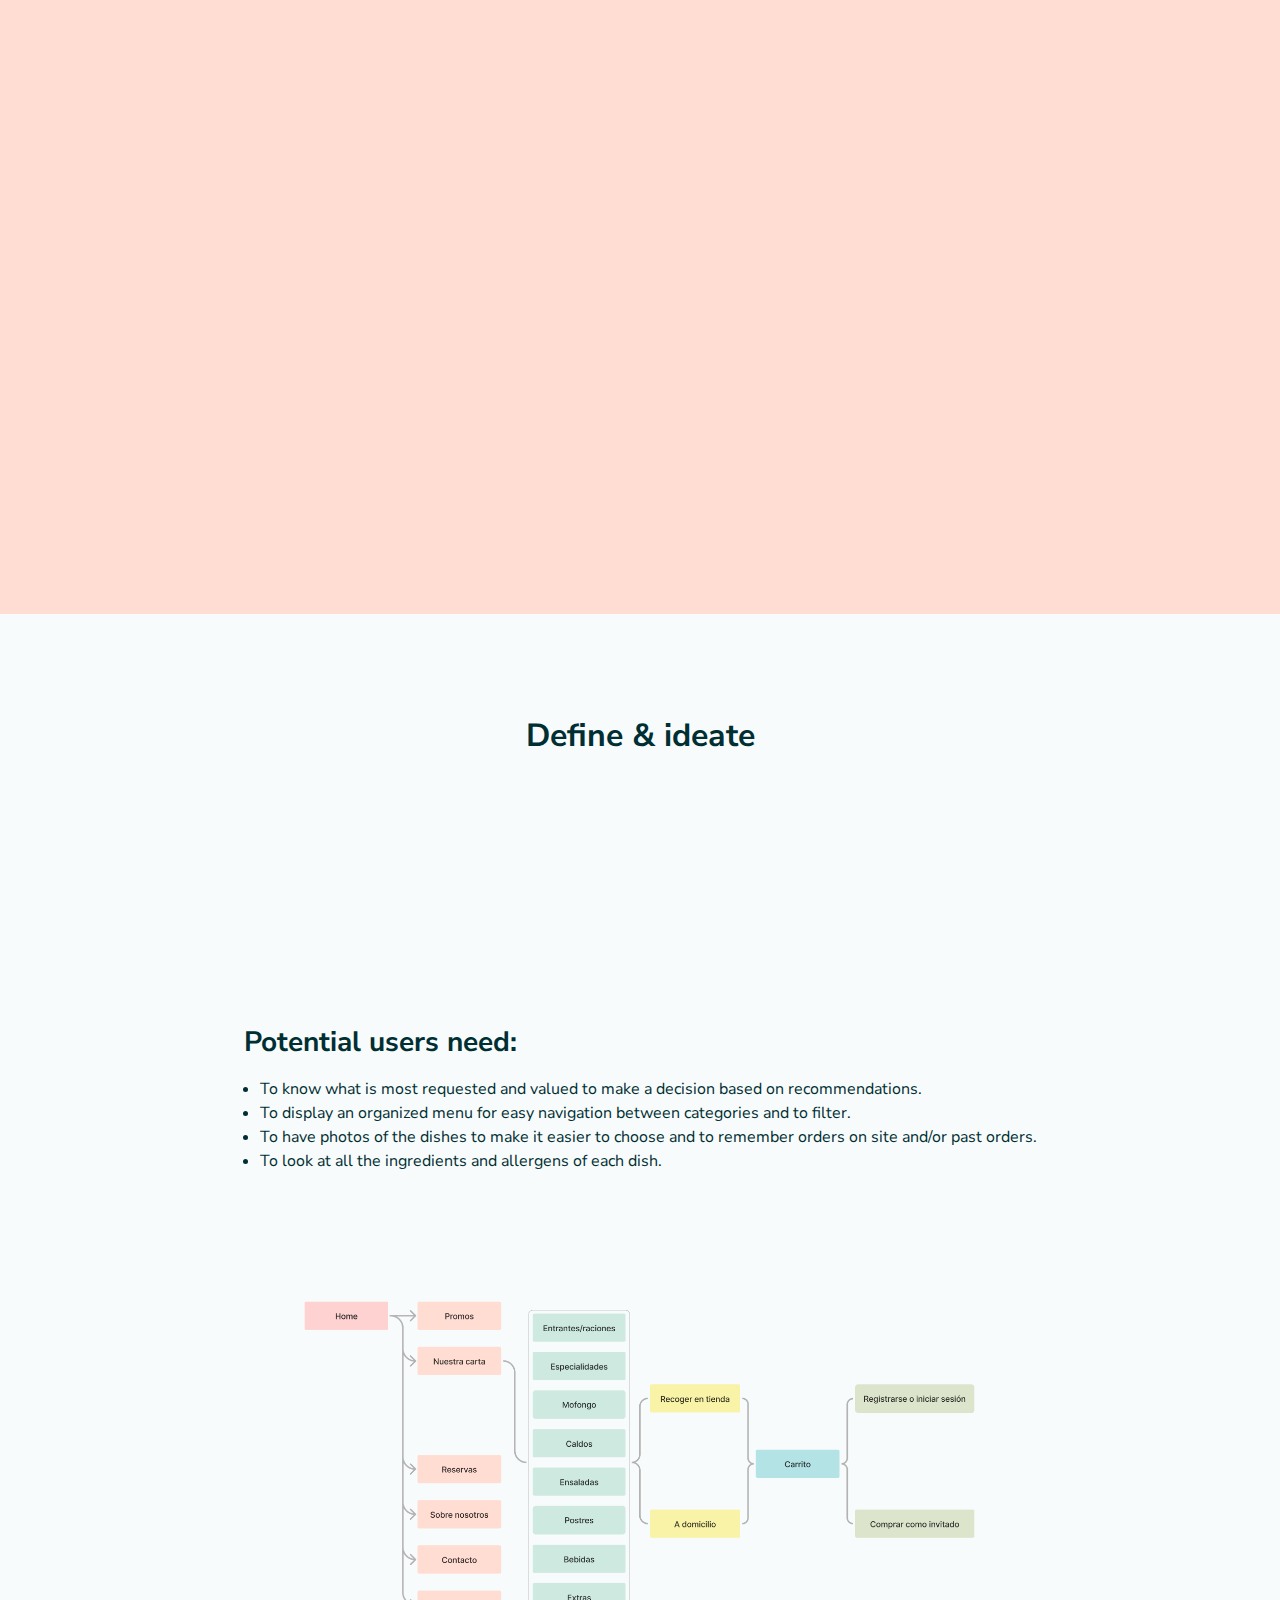
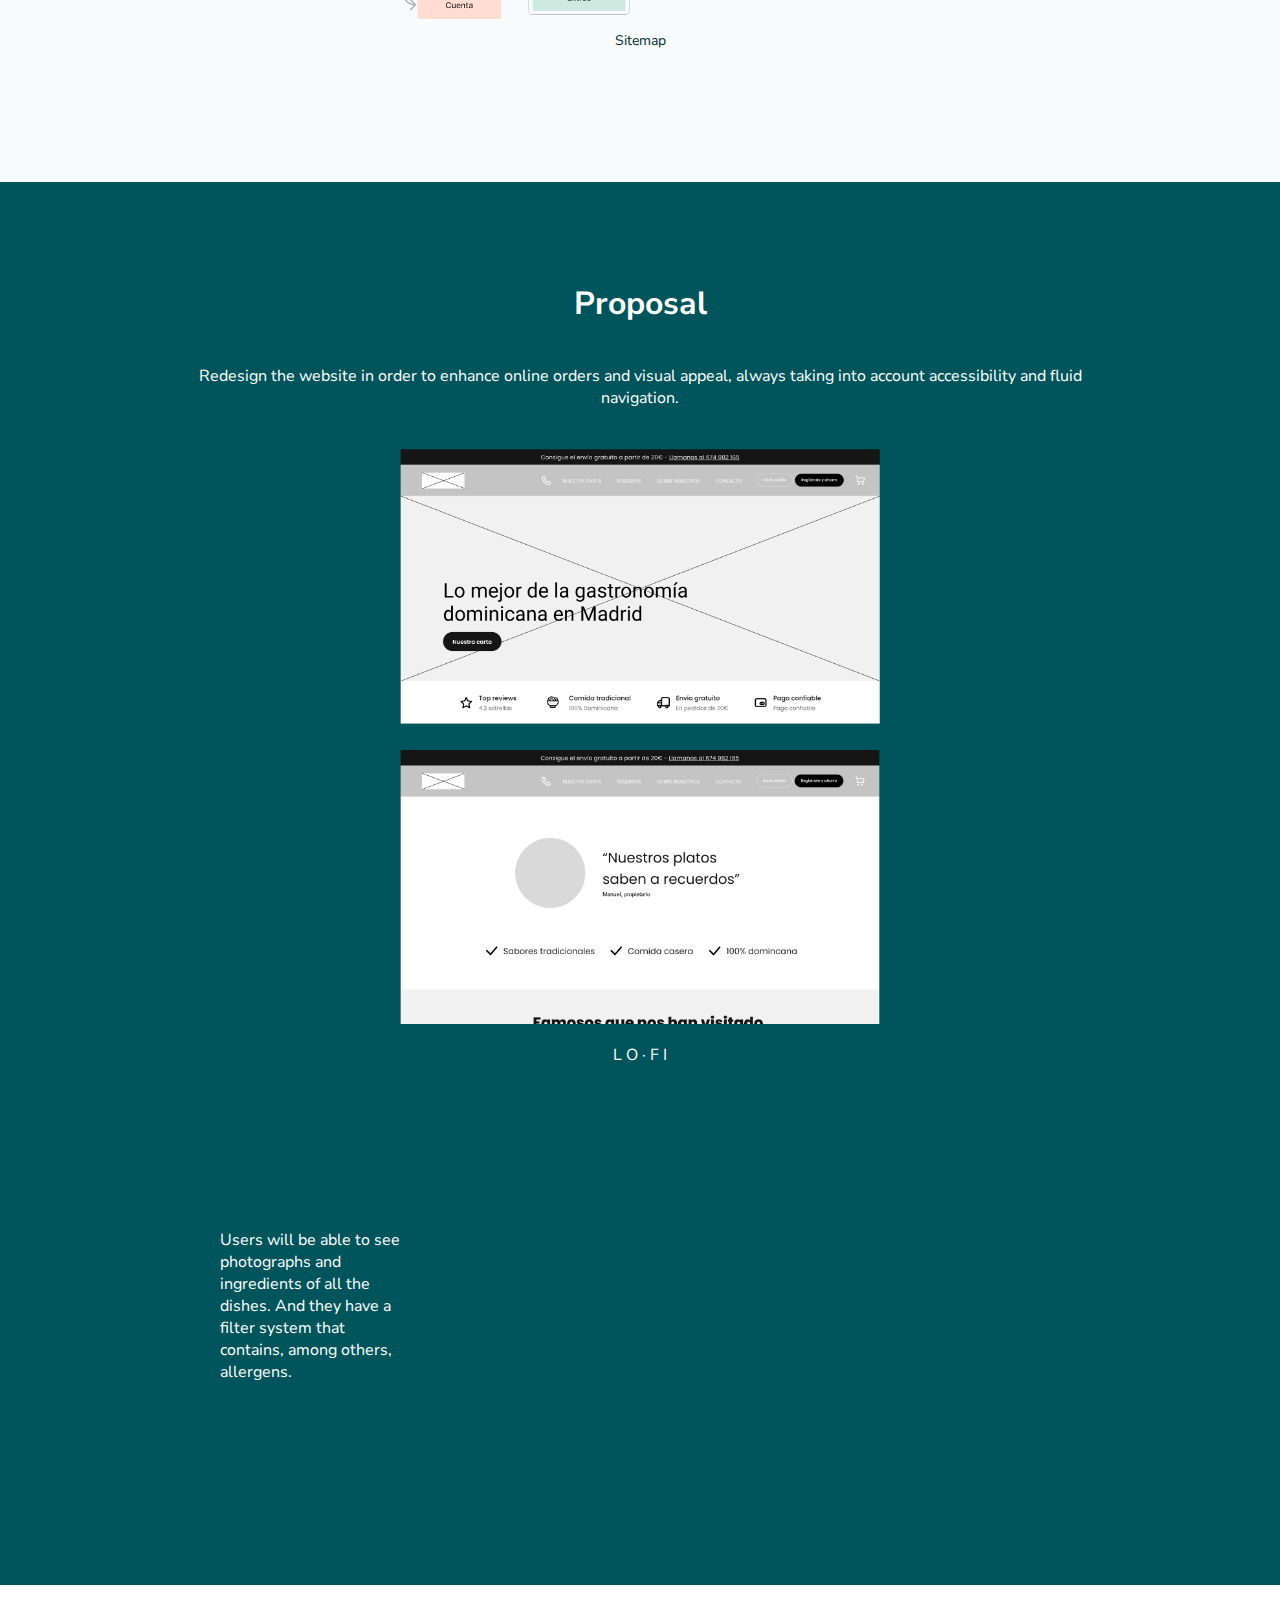
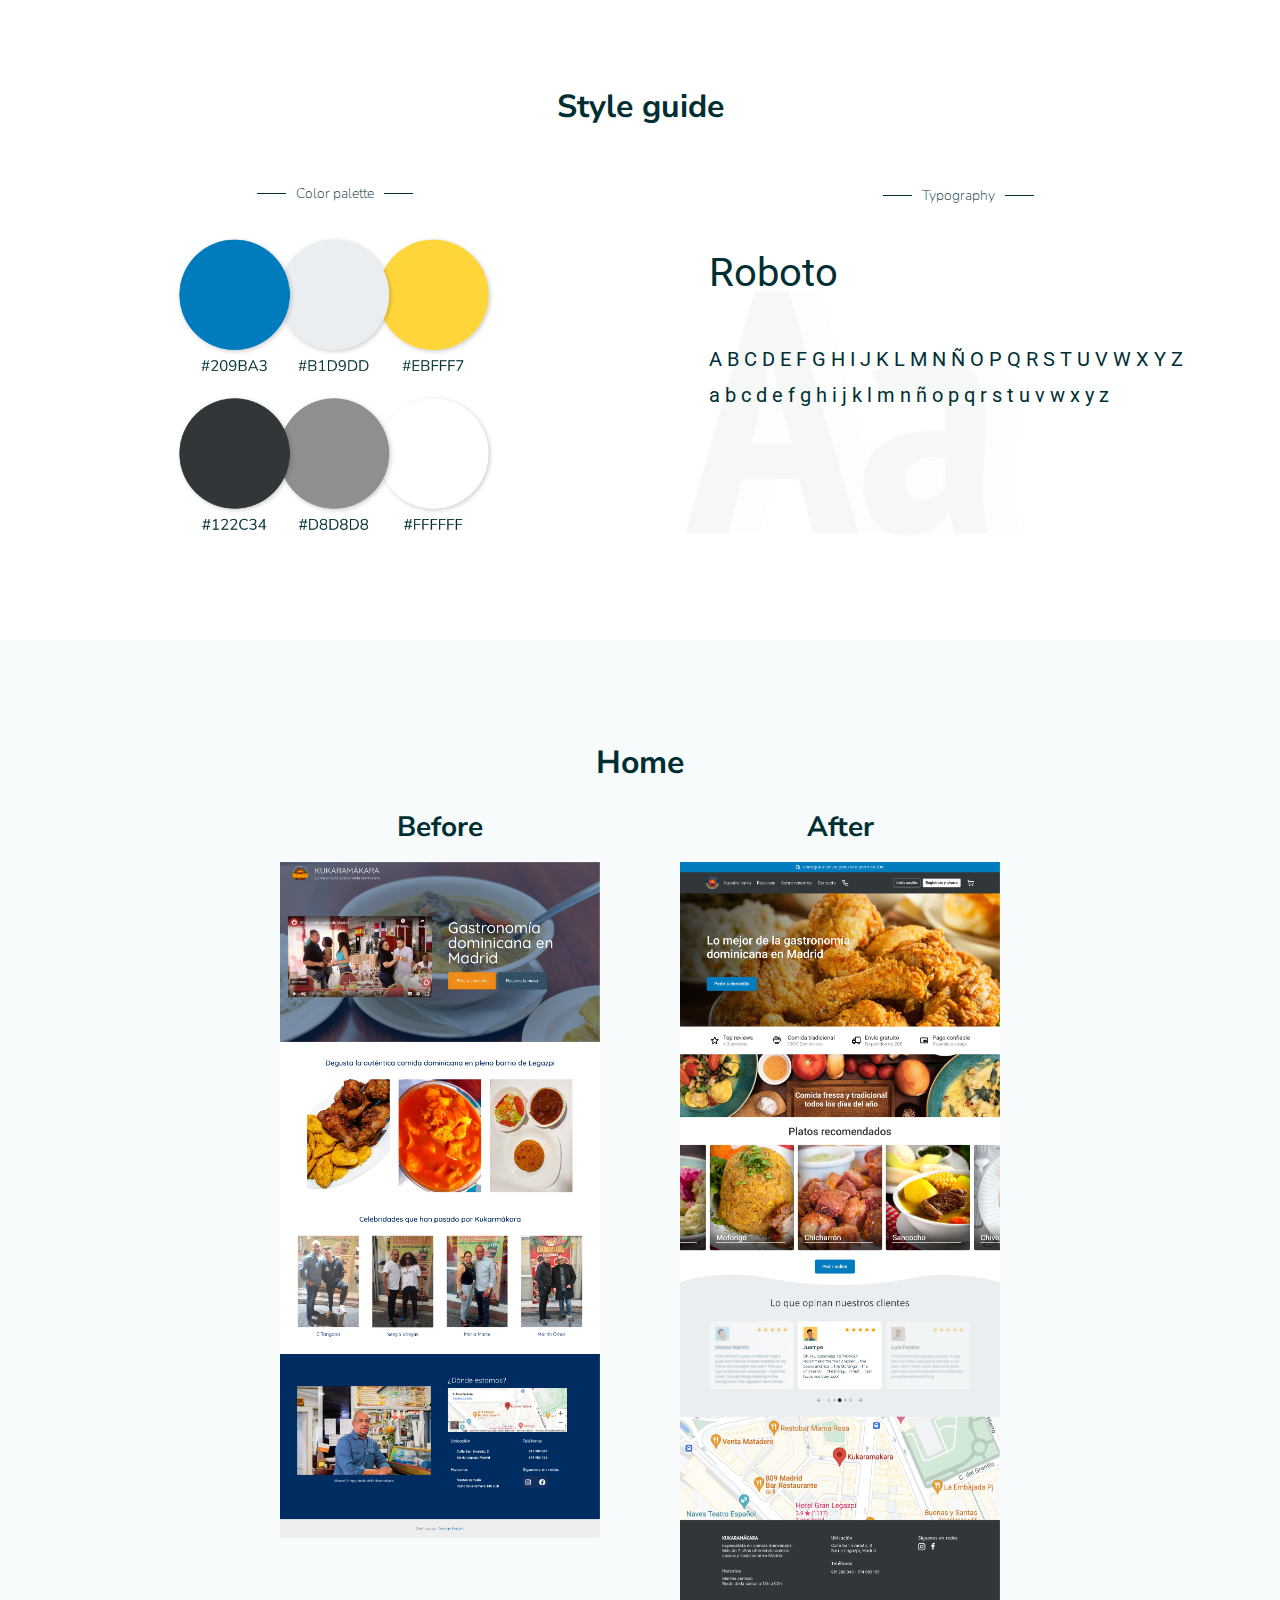
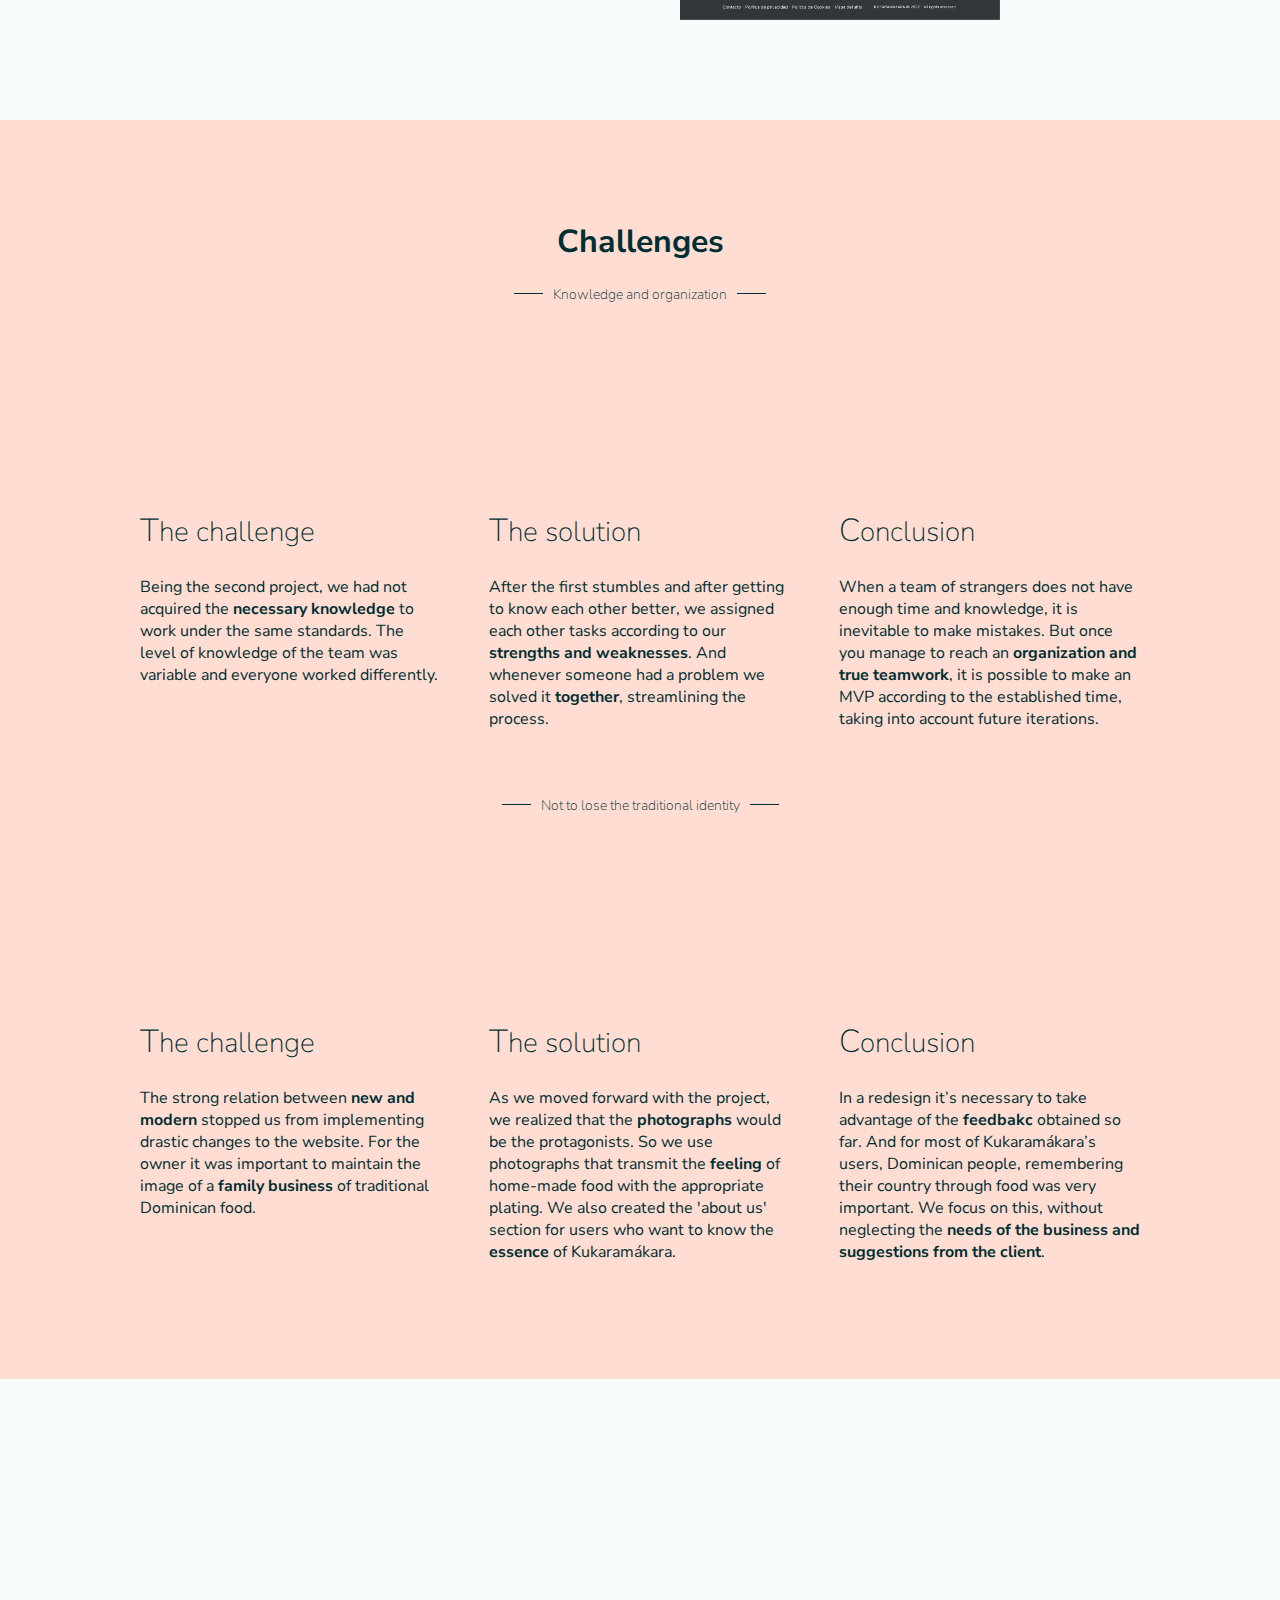
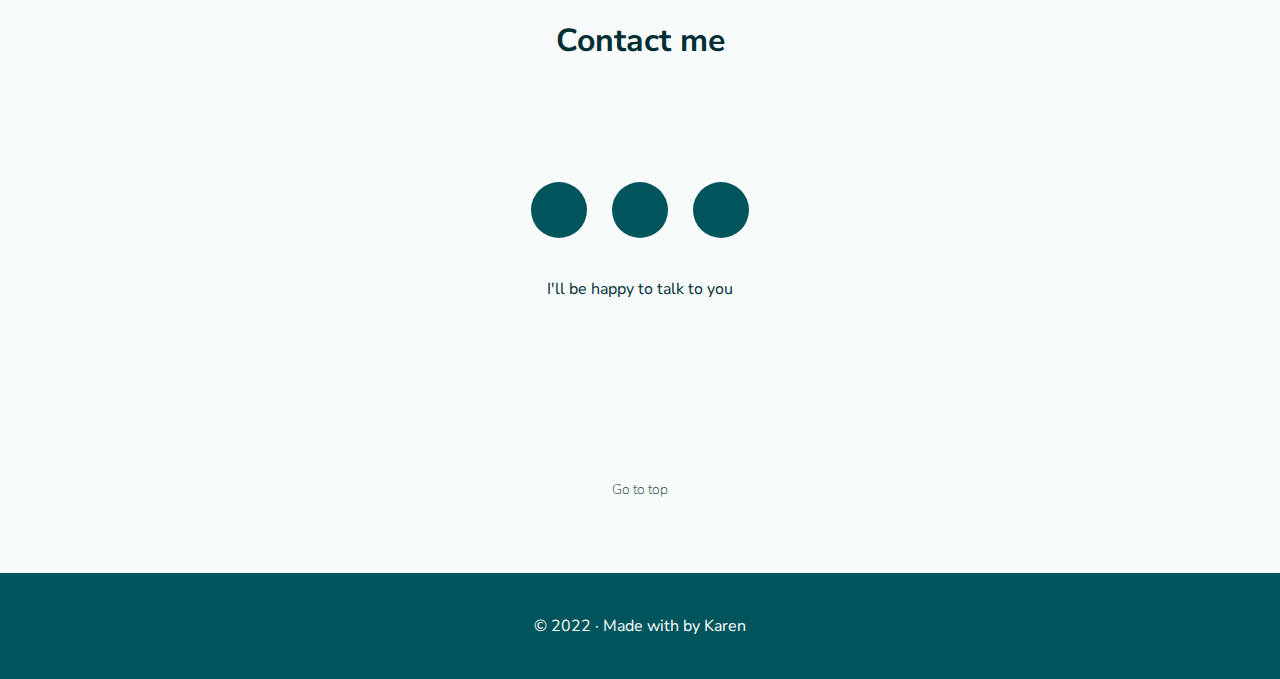
<file: pages/kukara-case-study.html>
<!DOCTYPE html>
<html lang="en">
  <head>
    <meta charset="UTF-8" />
    <meta http-equiv="X-UA-Compatible" content="IE=edge" />
    <meta name="viewport" content="width=device-width, initial-scale=1.0" />

    <link
      rel="stylesheet"
      href="https://fonts.googleapis.com/css2?family=Material+Symbols+Outlined:opsz,wght,FILL,GRAD@20..48,100..700,0..1,-50..200"
    />
    <link
      rel="stylesheet"
      href="https://cdnjs.cloudflare.com/ajax/libs/font-awesome/6.1.1/css/all.min.css"
      integrity="sha512-KfkfwYDsLkIlwQp6LFnl8zNdLGxu9YAA1QvwINks4PhcElQSvqcyVLLD9aMhXd13uQjoXtEKNosOWaZqXgel0g=="
      crossorigin="anonymous"
      referrerpolicy="no-referrer"
    />
    <link href="https://unpkg.com/aos@2.3.1/dist/aos.css" rel="stylesheet" />
    <link rel="stylesheet" href="../styles/kukara-case-study.css" />
    <link rel="stylesheet" href="../styles/animations.css" />
    <title>Good trade</title>
  </head>

  <body>
    <!-- ------------------ HEADER ------------------ -->
    <header class="header">
      <a class="header__logo" href="/">KAREN</a>

      <nav class="nav">
        <ul class="nav__menu">
          <li class="nav__item">
            <a href="/" class="nav__link">Home</a>
          </li>
          <li class="nav__item">
            <a href="/pages/about.html" class="nav__link">About</a>
          </li>
          <li class="nav__item">
            <a href="#contact" class="nav__link">Contact</a>
          </li>
          <li class="nav__item">
            <a
              href="/pages/kukara-case-study.html"
              class="nav__link"
              style="font-weight: bold"
              >EN</a
            >
            <span>|</span>
            <a href="/pages/es-kukara-case-study.html" class="nav__link"
              >ES</a
            >
          </li>
        </ul>

        <div class="hamburguer">
          <span class="bar"></span>
          <span class="bar"></span>
          <span class="bar"></span>
        </div>
      </nav>
    </header>

    <!-- ------------------ MAIN ------------------ -->
    <main>
      <!--hero section-->
      <section class="hero__section container">
        <div class="hero__titles">
          <h1 class="project__titles">Kukaramákara</h1>
          <h4 class="project__subtitles project__subtitles--uppercase lines">
            Web redesign
          </h4>
        </div>

        <div class="container__img">
          <img src="../assets/images/home/kukara.png" alt="web_redesign" />
        </div>

        <div class="hero__text">
          <h3 class="hero__subtitle">
            Kukaramákara is a Dominican restaurant wich need
          </h3>
          <div>
            <ul class="hero__list">
              <li class="hero__item">
                To improve user experience when ordering online and;
              </li>
              <li class="hero__item">
                To re-estructure displayed information creating an easy and
                visually appealing flow.
              </li>
            </ul>
          </div>
          <p class="project__info">
            3 members team | 8 days | UX UI Designer
          </p>
        </div>
      </section>

      <!--tools section-->

      <section class="tools__section">
        <div>
          <h2 class="tools__title">The process</h2>
          <h4 class="project__subtitles lines">Methodology</h4>
        </div>

        <div class="tools__img">
          <img
            src="../assets/images/projects/goodtrade/method.png"
            alt="Sprint-methodology"
          />
        </div>

        <div class="tools__content">
          <h3 class="tools__title">Main tools</h3>
          <div class="tools__list">
            <div class="list__container">
              <div>
                <p class="list__title">UX</p>
              </div>

              <ul>
                <li>Competitive analysis</li>
                <li>Positioning map</li>
                <li>Lean survey canvas</li>
                <li>Surveys & interviews</li>
                <li>Sitemap</li>
                <li>DAFO</li>
                <li>User stories</li>
                <li>User journey</li>
                <li>Heuristic evaluation</li>
              </ul>
            </div>

            <div class="list__container">
              <div>
                <p class="list__title">UI</p>
              </div>
              <ul>
                <li>Moodboard</li>
                <li>Lo-fi wireframing</li>
                <li>Visual benchmark</li>
                <li>Styleguide</li>
                <li>Mid-fi prototype</li>
                <li>Hi-fi prototype</li>
              </ul>
            </div>
          </div>
        </div>
      </section>

      <!--research section-->

      <section class="research__section">
        <div>
          <h2>Research</h2>
        </div>

        <div class="research__divs">
          <h4 class="project__subtitles lines">Owner interview</h4>
          <div class="insights__container">
            <div class="research__insights">
              <img
                class="insights__img"
                src="../assets/icons/png/proyectos/kukara/thumbs-down.png"
                alt="thumbs-down"
                data-aos="fade-up"
                data-aos-duration="500"
                data-aos-easing="ease-out"
              />
              <p>
                "I've had bad experiences with delivery services and the
                commission is too expensive"
              </p>
            </div>

            <div class="research__insights">
              <p class="insights__order">
                “I manage my own website, but I don’t have much time and I know
                I’m losing customers”
              </p>
              <img
                class="insights__img"
                src="../assets/icons/png/proyectos/kukara/clock.png"
                alt="o'clock"
                data-aos="fade-up"
                data-aos-duration="500"
                data-aos-easing="ease-out"
              />
            </div>
          </div>
        </div>

        <div class="research__divs">
          <h4 class="project__subtitles lines">Survey</h4>

          <div class="insights__container">
            <div class="research__insights">
              <p
                class="insights__numbers"
                data-aos="fade-up"
                data-aos-duration="500"
                data-aos-easing="ease-out"
              >
                91%
              </p>
              <p>
                <span>O</span>f survey respondents prefer to order food via
                online ordering.
              </p>
            </div>

            <div class="research__insights">
              <p class="insights__order">
                <span>O</span>f respondents prefer ordering on the restaurant’s
                own app/web.
              </p>
              <p
                class="insights__numbers"
                data-aos="fade-up"
                data-aos-duration="500"
                data-aos-easing="ease-out"
                data-aos-delay="150"
              >
                60%
              </p>
            </div>
          </div>
        </div>

        <div class="research__divs">
          <h4 class="project__subtitles lines">Top reviews</h4>

          <div
            class="reviews__container"
            data-aos="fade-up"
            data-aos-duration="500"
            data-aos-easing="ease-out"
            data-aos-delay="150"
          >
            <div>
              <div class="reviewer__info">
                <img
                  class="reviewer__pic"
                  src="../assets/images/projects/kukara/review1.png"
                  alt="reviewer-pic"
                />
                <div>
                  <p class="reviewer__info__text">Mario | Local Guide</p>
                  <div class="stars">
                    <img
                      class="star__png"
                      src="../assets/icons/png/proyectos/kukara/star.png"
                      alt="star"
                    />
                    <img
                      class="star__png"
                      src="../assets/icons/png/proyectos/kukara/star.png"
                      alt="star"
                    />
                    <img
                      class="star__png"
                      src="../assets/icons/png/proyectos/kukara/star.png"
                      alt="star"
                    />
                    <img
                      class="star__png"
                      src="../assets/icons/png/proyectos/kukara/star.png"
                      alt="star"
                    />
                    <img
                      class="star__png"
                      src="../assets/icons/png/proyectos/kukara/star.png"
                      alt="star"
                    />
                  </div>
                </div>
              </div>
              <p class="review__text">
                "Excellent service, tasty and abundant. My Dominican wife was
                delighted, I ate chicharrones and they were perfect".
              </p>
            </div>

            <div>
              <div class="reviewer__info">
                <img
                  class="reviewer__pic"
                  src="../assets/images/projects/kukara/review2.png"
                  alt="reviewer-pic"
                />
                <div>
                  <p class="reviewer__info__text">Ana | Local Guide</p>
                  <div class="stars">
                    <img
                      class="star__png"
                      src="../assets/icons/png/proyectos/kukara/star.png"
                      alt="star"
                    />
                    <img
                      class="star__png"
                      src="../assets/icons/png/proyectos/kukara/star.png"
                      alt="star"
                    />
                    <img
                      class="star__png"
                      src="../assets/icons/png/proyectos/kukara/star.png"
                      alt="star"
                    />
                    <img
                      class="star__png"
                      src="../assets/icons/png/proyectos/kukara/star.png"
                      alt="star"
                    />
                    <img
                      class="star__png"
                      src="../assets/icons/png/proyectos/kukara/star.png"
                      alt="star"
                    />
                  </div>
                </div>
              </div>
              <p class="review__text">
                "It was the first time I went, I didn't know what each dish was,
                but they explained everything to us and their recommendations
                were a success."
              </p>
            </div>

            <div>
              <div class="reviewer__info">
                <img
                  class="reviewer__pic"
                  src="../assets/images/projects/kukara/review3.png"
                  alt="reviewer-pic"
                />
                <div>
                  <p class="reviewer__info__text">Juan | Local Guide</p>
                  <div class="stars">
                    <img
                      class="star__png"
                      src="../assets/icons/png/proyectos/kukara/star.png"
                      alt="star"
                    />
                    <img
                      class="star__png"
                      src="../assets/icons/png/proyectos/kukara/star.png"
                      alt="star"
                    />
                    <img
                      class="star__png"
                      src="../assets/icons/png/proyectos/kukara/star.png"
                      alt="star"
                    />
                    <img
                      class="star__png"
                      src="../assets/icons/png/proyectos/kukara/star.png"
                      alt="star"
                    />
                    <img
                      class="star__png"
                      src="../assets/icons/png/proyectos/kukara/star.png"
                      alt="star"
                    />
                  </div>
                </div>
              </div>
              <p class="review__text">
                "Picapollo, chicharrones, yucca and fried plantain are
                delicious. I will repeat until I try the whole menu. Good
                service and price"
              </p>
            </div>
          </div>
        </div>
      </section>

      <!--users section -- images exported x3-->

      <section class="users__section">
        <h2>User persona</h2>

        <div class="users__container">
          <div
            data-aos="fade-right"
            data-aos-duration="500"
            data-aos-easing="ease-out"
          >
            <div class="users__avatar">
              <div>
                <img
                  class="users__img"
                  src="../assets/images/projects/kukara/user1.png"
                  alt="user-photo-profile"
                />
              </div>
              <h4 class="project__subtitles lines">
                Juliana, 40 years, Dominican
              </h4>
            </div>

            <div class="users__statements">
              <div>
                <img
                  class="quotes"
                  src="../assets/images/projects/goodtrade/quote.png"
                  alt="quote"
                />
              </div>

              <div class="users__text">
                <p>
                  <span>I</span> love going to the restaurant but, sometimes I’d
                  like to ask for delivery.
                </p>
                <p>
                  <span>I</span> wanna pay online but there’s any payment method
                  enabled, and I don’t know how long I’ll have to wait.
                </p>
              </div>
            </div>
          </div>

          <div
            data-aos="fade-left"
            data-aos-duration="500"
            data-aos-easing="ease-out"
          >
            <div class="users__avatar">
              <div>
                <img
                  class="users__img"
                  src="../assets/images/projects/kukara/user2.png"
                  alt="user-photo-profile"
                />
              </div>
              <h4 class="project__subtitles lines">
                Andrés, 32 years, Spanish
              </h4>
            </div>

            <div class="users__statements">
              <div>
                <img
                  class="quotes"
                  src="../assets/images/projects/goodtrade/quote.png"
                  alt=""
                />
              </div>

              <div class="users__text">
                <p>
                  <span>T</span>he names of the dishes are striking and
                  different but I don't know what they mean, I need to see
                  photos and details.
                </p>
                <p>
                  <span>I'</span>d like to know all the ingredients for allergy
                  and taste issues.
                </p>
              </div>
            </div>
          </div>
        </div>
      </section>

      <!--Definning section ---->

      <section class="define__section">
        <h2>Define & ideate</h2>

        <div class="define__flex">
          <figure class="define__tool">
            <img
              src="../assets/images/projects/kukara/sitemap.png"
              alt="sitemap"
            />
            <figcaption>Sitemap</figcaption>
          </figure>

          <div class="define__container">
            <div class="define__column">
              <div class="users__needs">
                <h3>Potential users need:</h3>
                <ul class="users__needs--list">
                  <li>
                    To know what is most requested and valued to make a decision
                    based on recommendations.
                  </li>
                  <li>
                    To display an organized menu for easy navigation between
                    categories and to filter.
                  </li>
                  <li>
                    To have photos of the dishes to make it easier to choose and
                    to remember orders on site and/or past orders.
                  </li>
                  <li>
                    To look at all the ingredients and allergens of each dish.
                  </li>
                </ul>
              </div>

              <div class="mockup__imgs">
                <img
                  
                  src="../assets/images/projects/kukara/3screens.png"
                  alt="mockup"
                  data-aos="fade-right"
                  data-aos-duration="500"
                  data-aos-easing="ease-out"
                />
              </div>
            </div>
          </div>
        </div>
      </section>

      <!--proposal section ---->

      <section class="proposal__section">
        <h2 class="proposal__title">Proposal</h2>

        <p class="proposal__text">
          Redesign the website in order to enhance online orders and visual
          appeal, always taking into account accessibility and fluid navigation.
        </p>

        <div class="proposal__lofi">
          <div class="lofi__pics">
            <div>
              <img
                class="lofi__imgs"
                src="../assets/images/projects/kukara/lo-fi 1.png"
                alt="lo-fi-images"
              />
            </div>
            <div>
              <img
                class="lofi__imgs"
                src="../assets/images/projects/kukara/lo-fi 2.png"
                alt="lo-fi-images"
              />
            </div>
          </div>
          <p>L O &#183; F I</p>
        </div>

        <div class="proposal__mockup">
          <p class="proposal__text proposal__text--left">
            Users will be able to see photographs and ingredients of all the
            dishes. And they have a filter system that contains, among others,
            allergens.
          </p>

          <div class="mockup__img">
            <img
              src="../assets/images/projects/kukara/mockup1.png"
              alt=""
              data-aos="fade-left"
              data-aos-duration="500"
              data-aos-easing="ease-out"
            />
          </div>
        </div>
      </section>

      <!--Style guide section ---->

      <section class="guidestyle__section">
        <h2>Style guide</h2>

        <div class="guidestyle__blocks">
          <div class="colors__div">
            <h4 class="project__subtitles lines guidestyle__subtitles">
              Color palette
            </h4>
            <div class="colors__img">
              <img
                src="../assets/images/projects/kukara/color-palette.png"
                alt="color-palette"
              />
            </div>
          </div>

          <div class="typography__div">
            <h4 class="project__subtitles lines guidestyle__subtitles">
              Typography
            </h4>
            <div class="sansnarrow__div">
              <p class="ptsans__narrow font__title">Roboto</p>
              <p class="ptsans__narrow">
                A B C D E F G H I J K L M N Ñ O P Q R S T U V W X Y Z
              </p>
              <p class="ptsans__narrow lowercase">
                A B C D E F G H I J K L M N Ñ O P Q R S T U V W X Y Z
              </p>
            </div>
          </div>
        </div>
      </section>

      <!--Advertisings section ---->

      <!-- <section class="advertisings__section">
        <div class="advertisings__pic advertisings__pic--1">
          <img
            class="advertisings__img"
            src="../assets/images/projects/goodtrade/street1.jpg"
            alt="advertising-street"
            data-aos="fade-right"
            data-aos-duration="500"
            data-aos-easing="ease-out"
          />
        </div>
        <div class="advertisings__pic advertisings__pic--2">
          <img
            class="advertisings__img"
            src="../assets/images/projects/goodtrade/street2.jpg"
            alt="advertising-metro"
            data-aos="fade-left"
            data-aos-duration="500"
            data-aos-easing="ease-out"
          />
        </div>
      </section> -->

      <!--light&dark section ---->

      <section class="home__section">
        <h2>Home</h2>

        <div class="images__container">
          <div class="themes">
            <h3>Before</h3>
            <img
              class="home__image"
              src="../assets/images/projects/kukara/home-antes.png"
              alt="home-before"
            />
          </div>

          <div class="themes">
            <h3>After</h3>
            <img
              class="home__image"
              src="../assets/images/projects/kukara/home-after.png"
              alt="home-after"
            />
          </div>
        </div>
      </section>

      <!--challenges section ---->

      <section class="challenges__section">
        <div>
          <h2 class="tools__title">Challenges</h2>
          <h4 class="project__subtitles lines">Knowledge and organization</h4>
        </div>

        <div class="challenges__img">
          <img
            src="../assets/icons/svg/projects/kukara/team.svg"
            alt="team-icon"
            data-aos="fade-down"
            data-aos-duration="500"
            data-aos-easing="ease-out"
          />
        </div>

        <div class="texts__container">
          <div class="challenges__text">
            <h3 class="challenges__subtitle">
              <span class="challenges__span">T</span>he challenge
            </h3>
            <p class="challenges__paragraph">
              Being the second project, we had not acquired the <strong>necessary
              knowledge</strong> to work under the same standards. The level of knowledge
              of the team was variable and everyone worked differently.
            </p>
          </div>

          <div class="challenges__text">
            <h3 class="challenges__subtitle">
              <span class="challenges__span">T</span>he solution
            </h3>
            <p class="challenges__paragraph">
              After the first stumbles and after getting to know each other
              better, we assigned each other tasks according to our <strong>strengths
              and weaknesses</strong>. And whenever someone had a problem we solved it
              <strong>together</strong>, streamlining the process.
            </p>
          </div>

          <div class="challenges__text">
            <h3 class="challenges__subtitle">
              <span class="challenges__span">C</span>onclusion
            </h3>
            <p class="challenges__paragraph">
              When a team of strangers does not have enough time and knowledge,
              it is inevitable to make mistakes. But once you manage to reach an
              <strong>organization and true teamwork</strong>, it is possible to make an MVP
              according to the established time, taking into account future
              iterations.
            </p>
          </div>
        </div>

        <div class="challenge2">
          <h4 class="project__subtitles lines">
            Not to lose the traditional identity
          </h4>
        </div>

        <div class="challenges__img">
          <img
            src="../assets/icons/svg/projects/kukara/FlowerLotus.svg"
            alt="flower-icon"
            data-aos="fade-down"
            data-aos-duration="500"
            data-aos-easing="ease-out"
          />
        </div>

        <div class="texts__container">
          <div class="challenges__text">
            <h3 class="challenges__subtitle">
              <span class="challenges__span">T</span>he challenge
            </h3>
            <p class="challenges__paragraph">
              The strong relation between <strong>new and modern</strong> stopped us from implementing drastic changes to the website. For the owner it was important to maintain the image of a <strong>family business</strong> of traditional Dominican food.
            </p>
          </div>

          <div class="challenges__text">
            <h3 class="challenges__subtitle">
              <span class="challenges__span">T</span>he solution
            </h3>
            <p class="challenges__paragraph">
              As we moved forward with the project, we realized that the <strong>photographs</strong> would be the protagonists. So we use photographs that transmit the <strong>feeling</strong> of home-made food with the appropriate plating. We also created the 'about us' section for users who want to know the <strong>essence</strong> of Kukaramákara.
            </p>
          </div>

          <div class="challenges__text">
            <h3 class="challenges__subtitle">
              <span class="challenges__span">C</span>onclusion
            </h3>
            <p class="challenges__paragraph">
              In a redesign it’s necessary to take advantage of the <strong>feedbakc</strong> obtained so far. And for most of Kukaramákara’s users, Dominican people, remembering their country through food was very important. We focus on this, without neglecting the <strong>needs of the business and suggestions from the client</strong>.
            </p>
          </div>
        </div>
      </section>

      <!--Prototype section ---->
<!-- 
      <section class="prototype__section">
        <h2 class="tools__title">Prototype</h2>
        <div class="prototype__video">
          <iframe
            src="https://player.vimeo.com/video/741384973?h=986542e2b4&amp;badge=0&amp;autopause=0&amp;player_id=0&amp;app_id=58479"
            frameborder="0"
            allow="autoplay; fullscreen; picture-in-picture"
            allowfullscreen
            style="
              position: absolute;
              top: 0;
              left: 0;
              width: 100%;
              height: 100%;
            "
            title="goodtrade_1.mp4"
          ></iframe>
        </div>
        <script src="https://player.vimeo.com/api/player.js"></script>
        <a
          target="_blank"
          href="https://www.figma.com/proto/fzLcktN34bbyegCgbKGR0I/Good-trade?page-id=264%3A25034&node-id=306%3A26149&starting-point-node-id=306%3A26149"
        >
          <button class="prototype__button">Figma prototype</button>
        </a>
      </section> -->

      <!-- ------------------ contact section ------------------ -->
      <section id="contact" class="container contact__section">
        <h2 class="contact__me">Contact me</h2>
        <div class="icons__ytext">
          <div class="icons">
            <div class="icon__container">
              <a class="contact_link" href="mailto:karen.pam99@gmail.com"
                ><i class="fa-solid fa-envelope"></i
              ></a>
            </div>

            <div class="icon__container">
              <a
                class="contact_link"
                target="_blank"
                href="https://www.linkedin.com/in/karenpamelauxui/?locale=en_US"
                ><i class="fa-brands fa-linkedin-in"></i
              ></a>
            </div>

            <div class="icon__container">
              <a
                class="contact_link"
                target="_blank"
                href="https://api.whatsapp.com/send?phone=34604549971"
                ><i class="fa-brands fa-whatsapp"></i
              ></a>
            </div>
          </div>
          <p>I'll be happy to talk to you</p>
        </div>

        <a href="#top">
          <div>
            <i class="fa-solid fa-chevron-up"></i>
            <h4>Go to top</h4>
          </div>
        </a>
      </section>
    </main>

    <!-- ------------------ FOOTER ------------------ -->
    <footer>
      <p>&#169; 2022 · Made with <i class="fa-solid fa-heart"></i> by Karen</p>
    </footer>

    <script src="../script.js"></script>
    <script src="https://unpkg.com/aos@2.3.1/dist/aos.js"></script>
    <script>
      AOS.init();
    </script>
  </body>
</html>
</file>
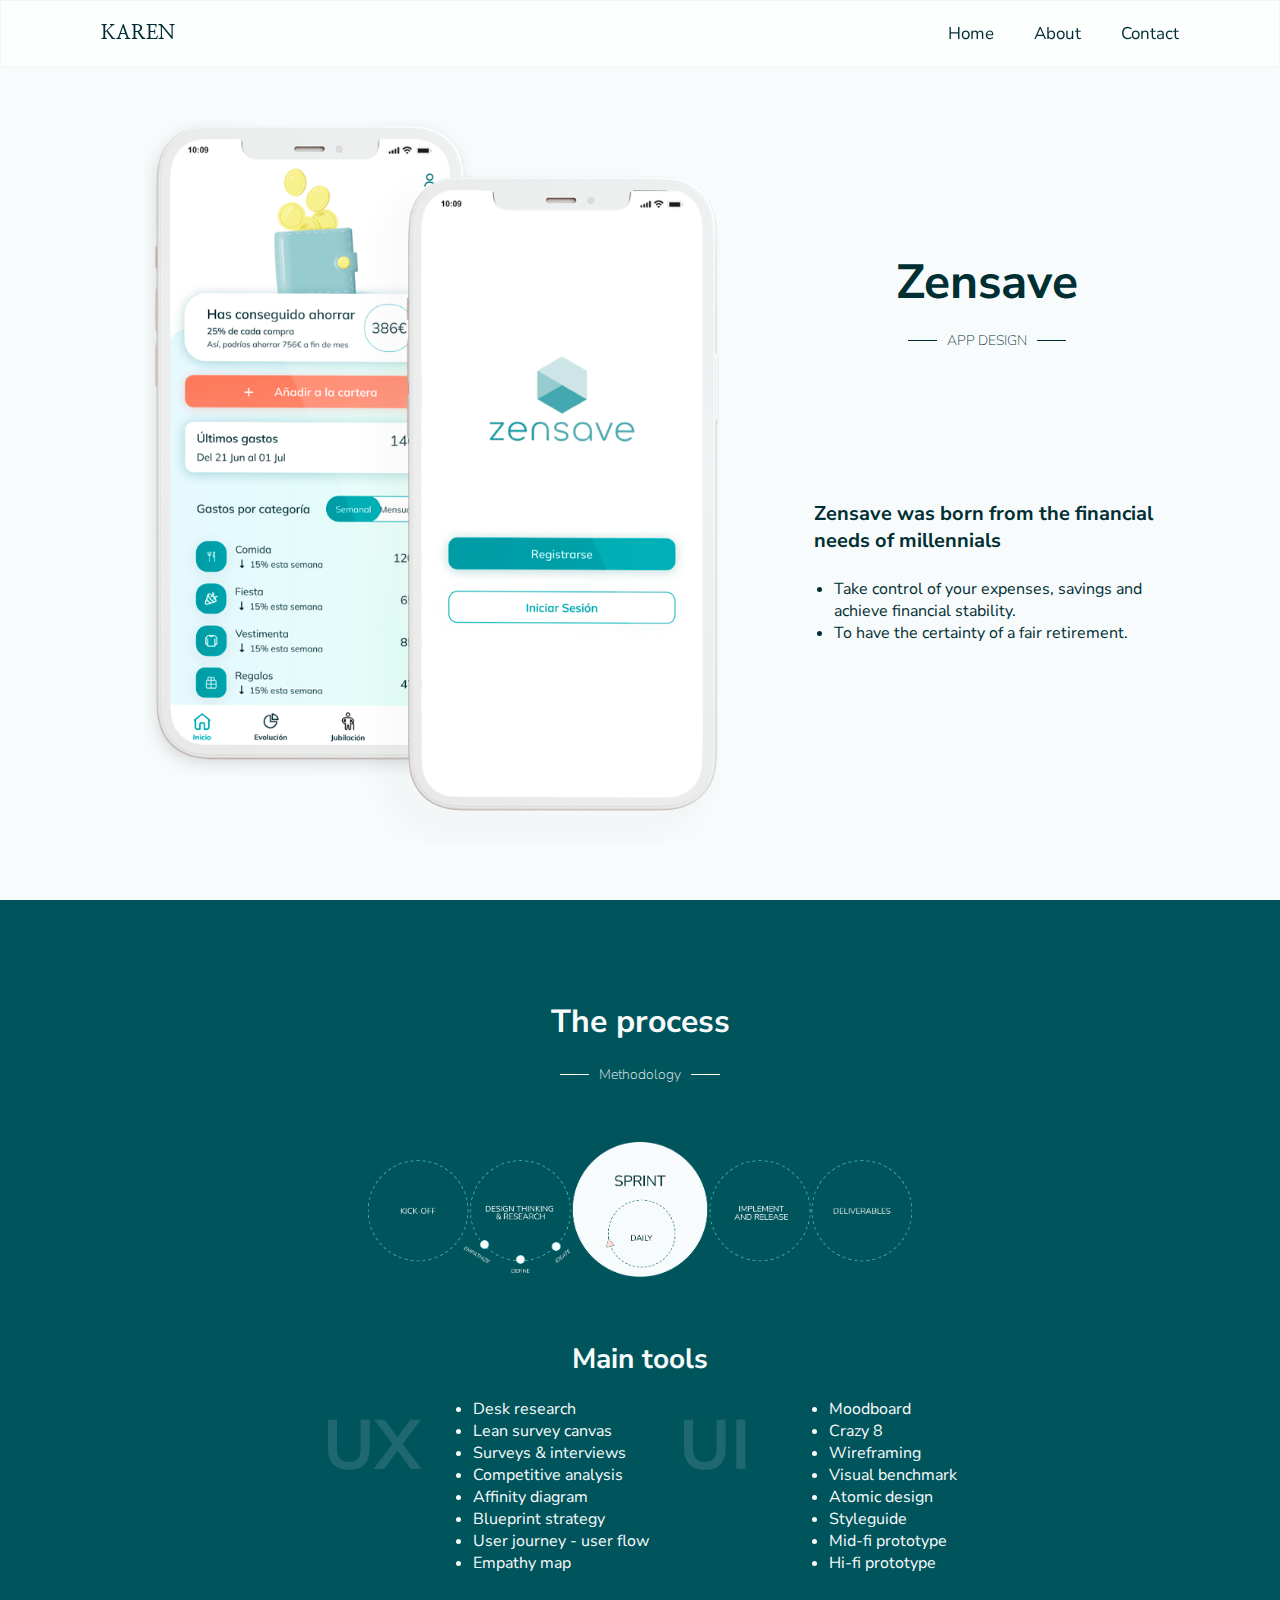
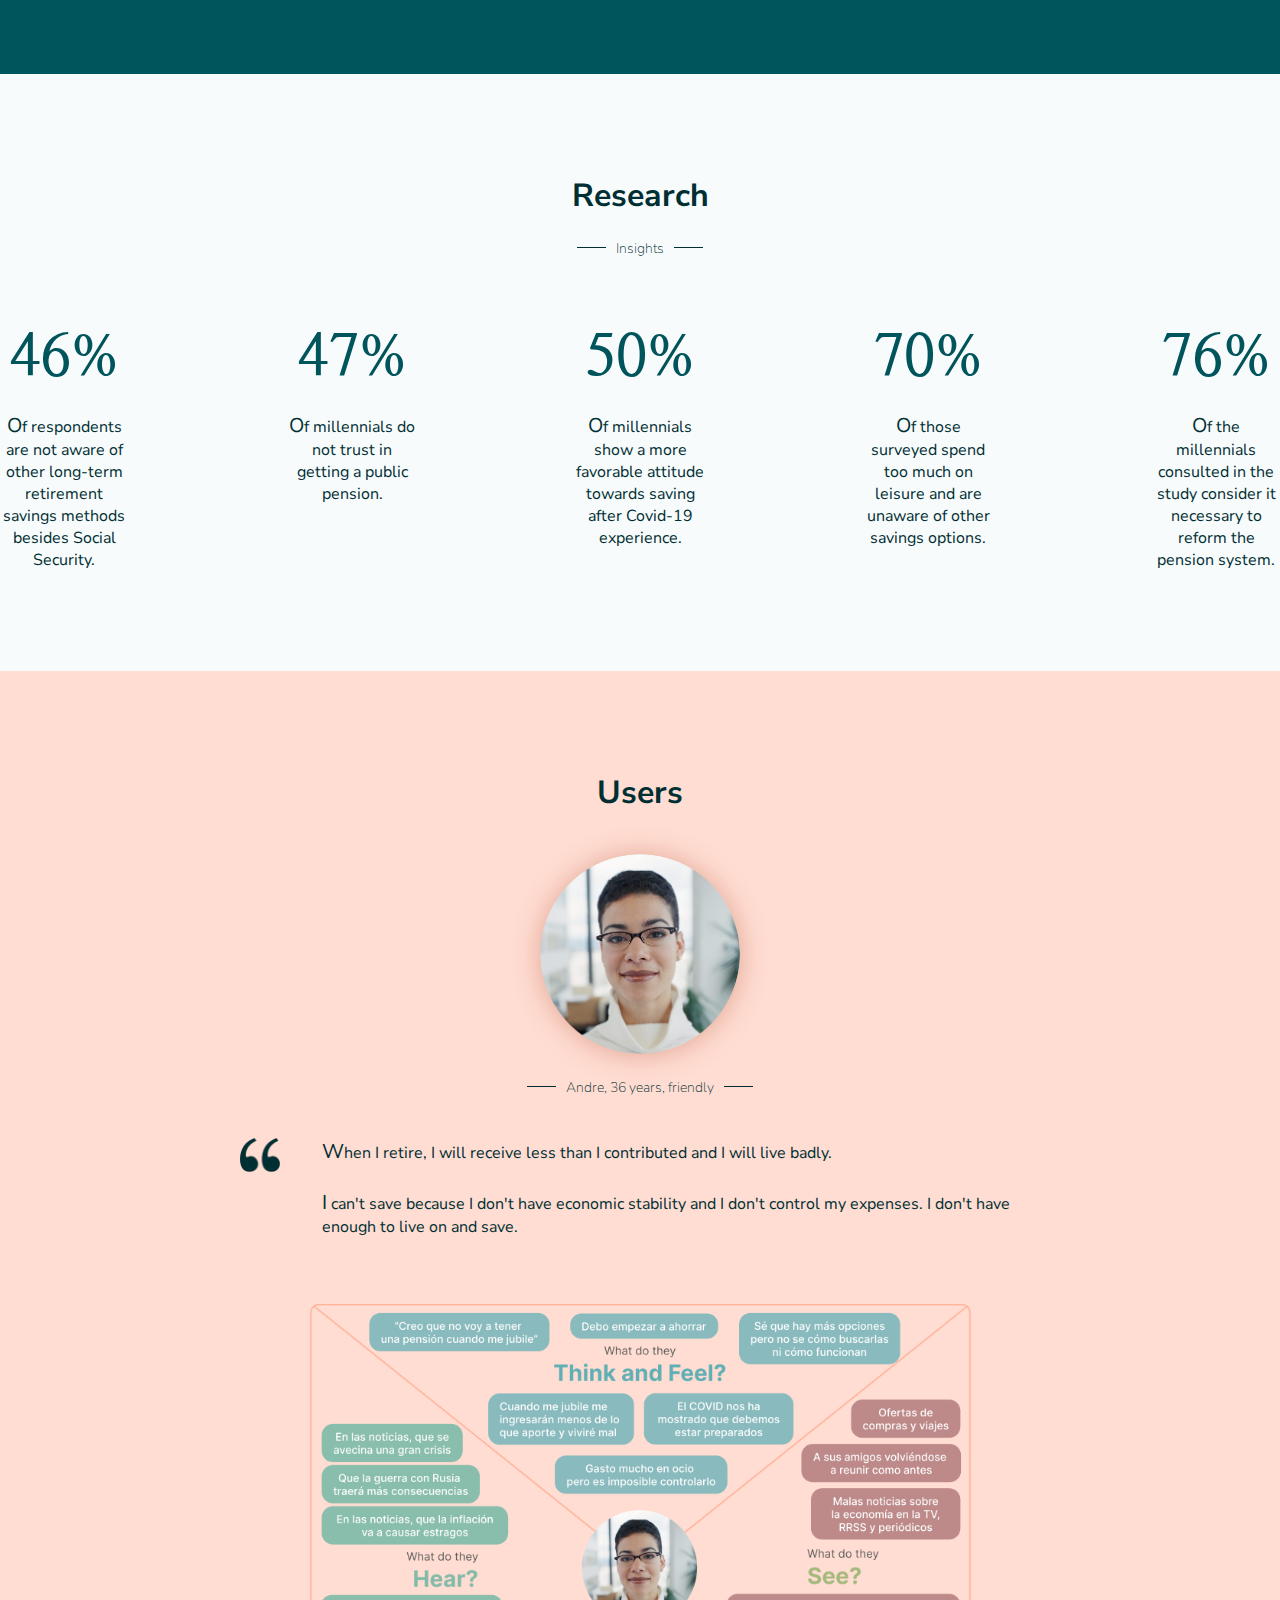
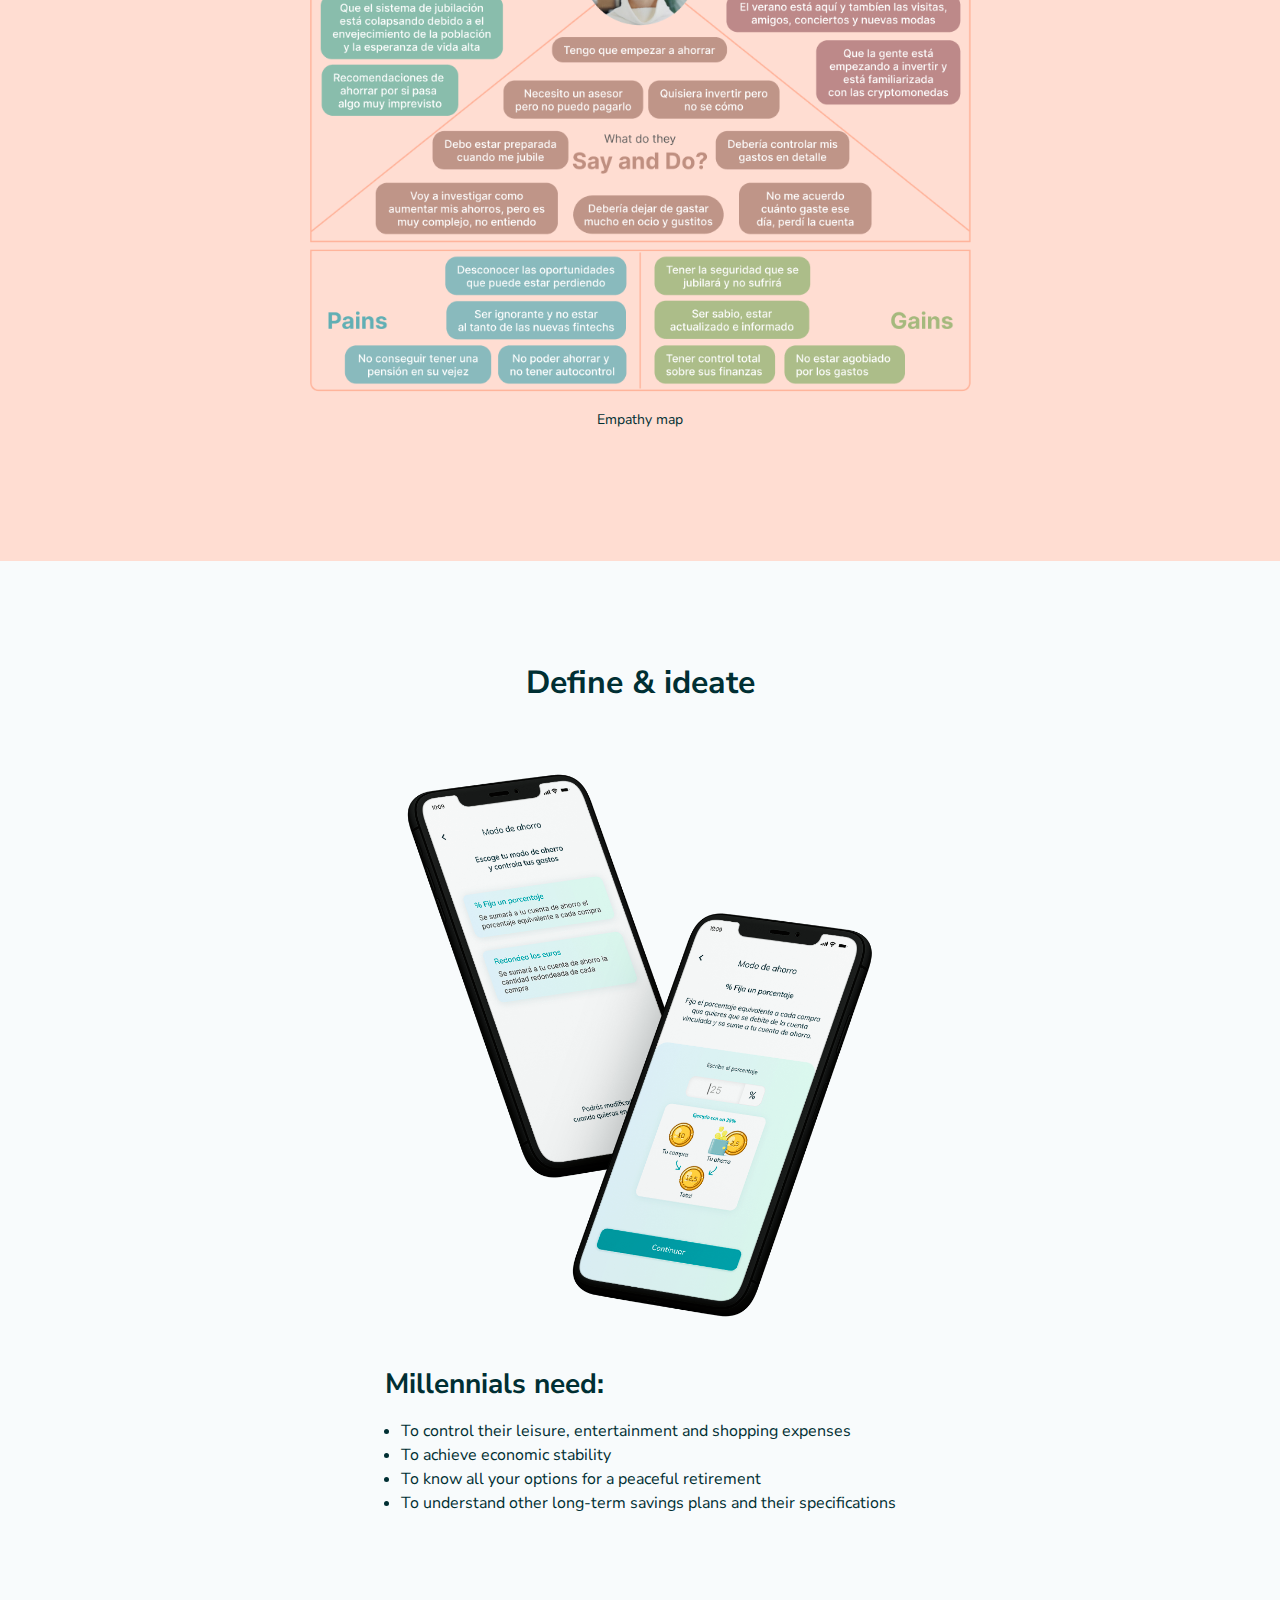
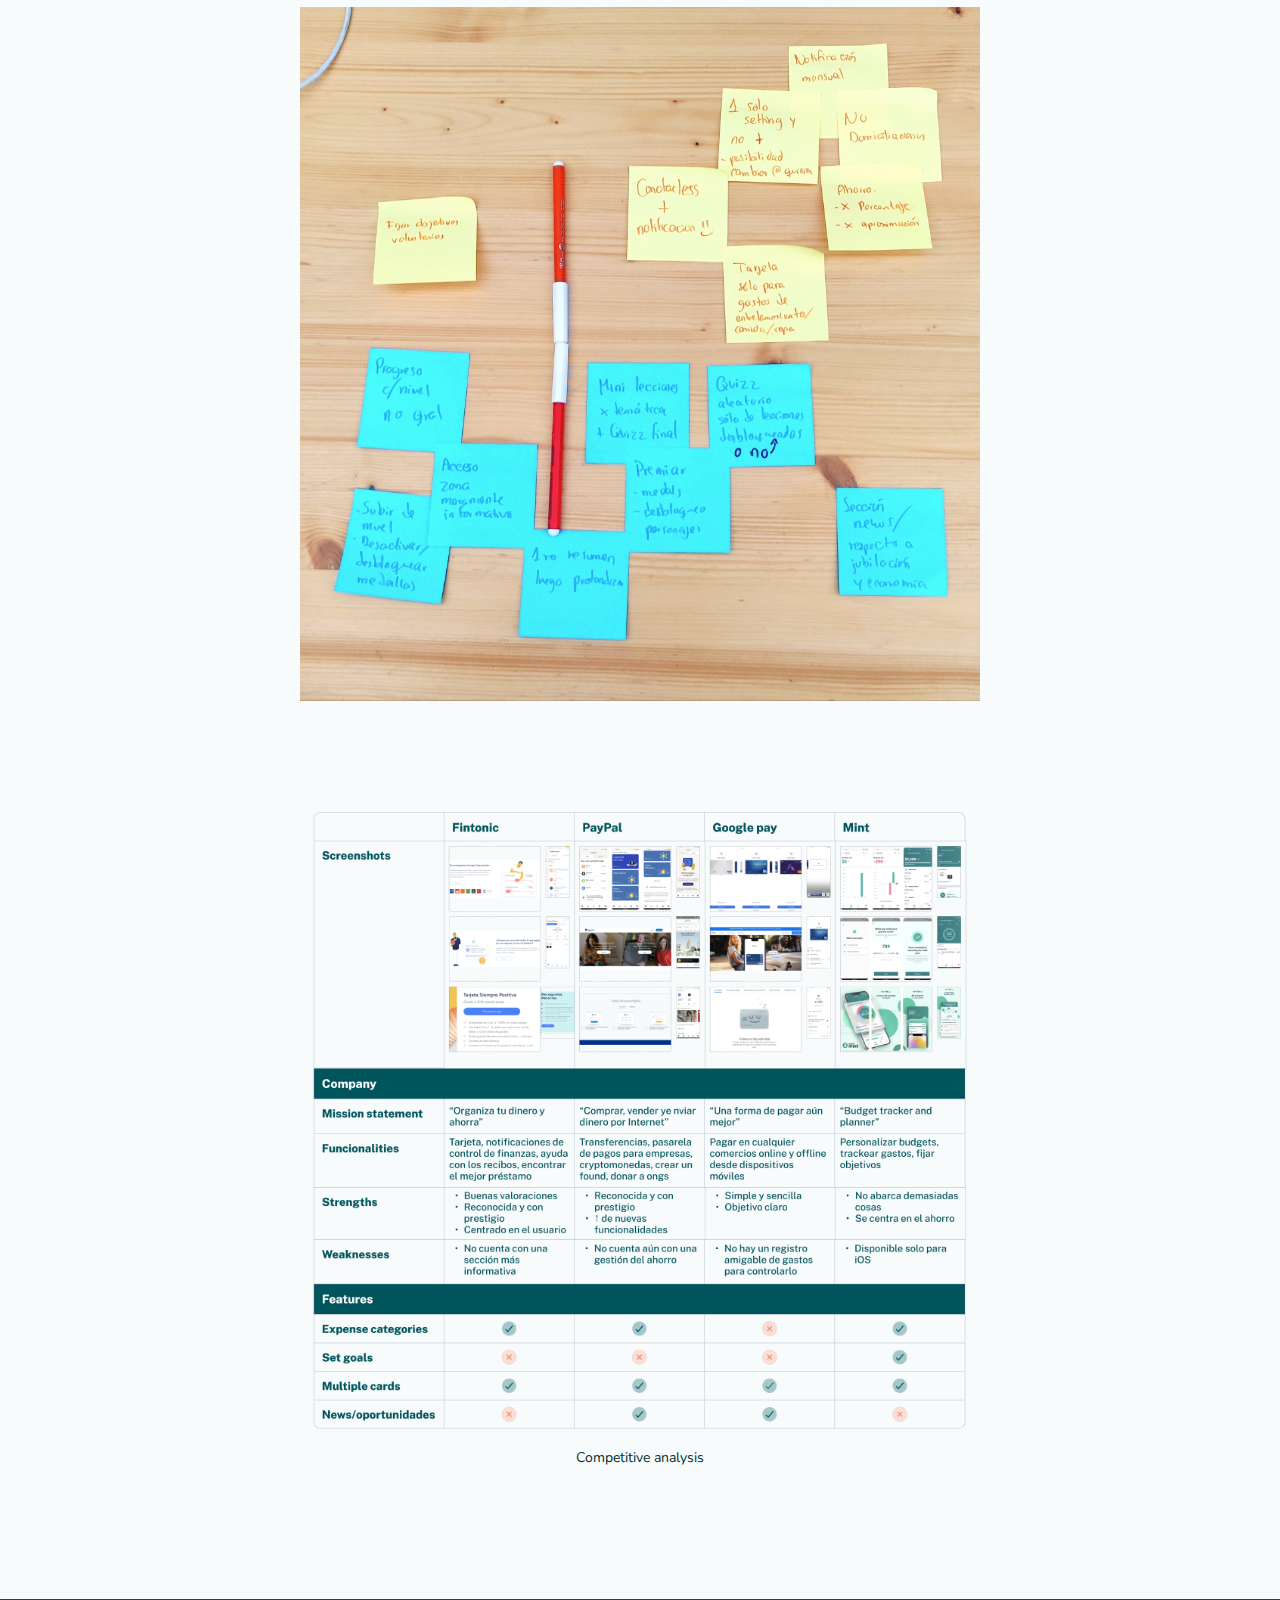
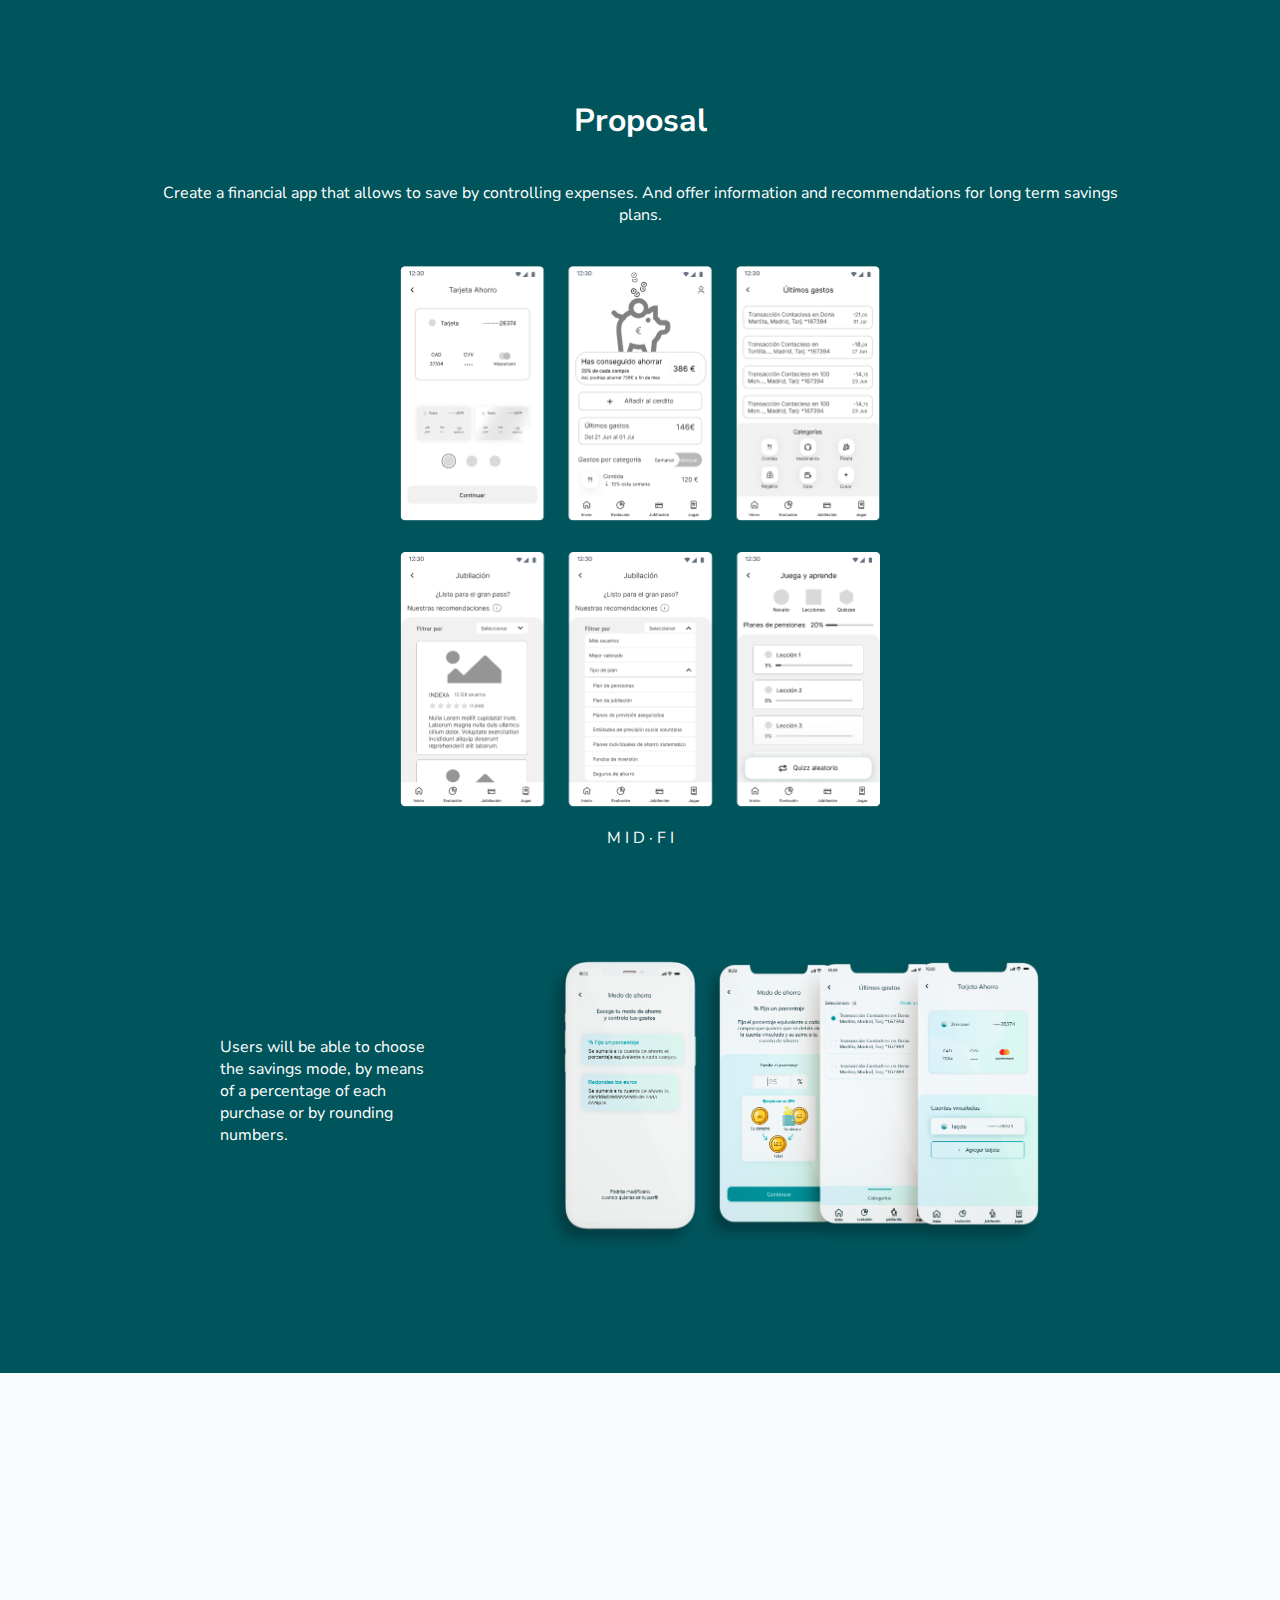
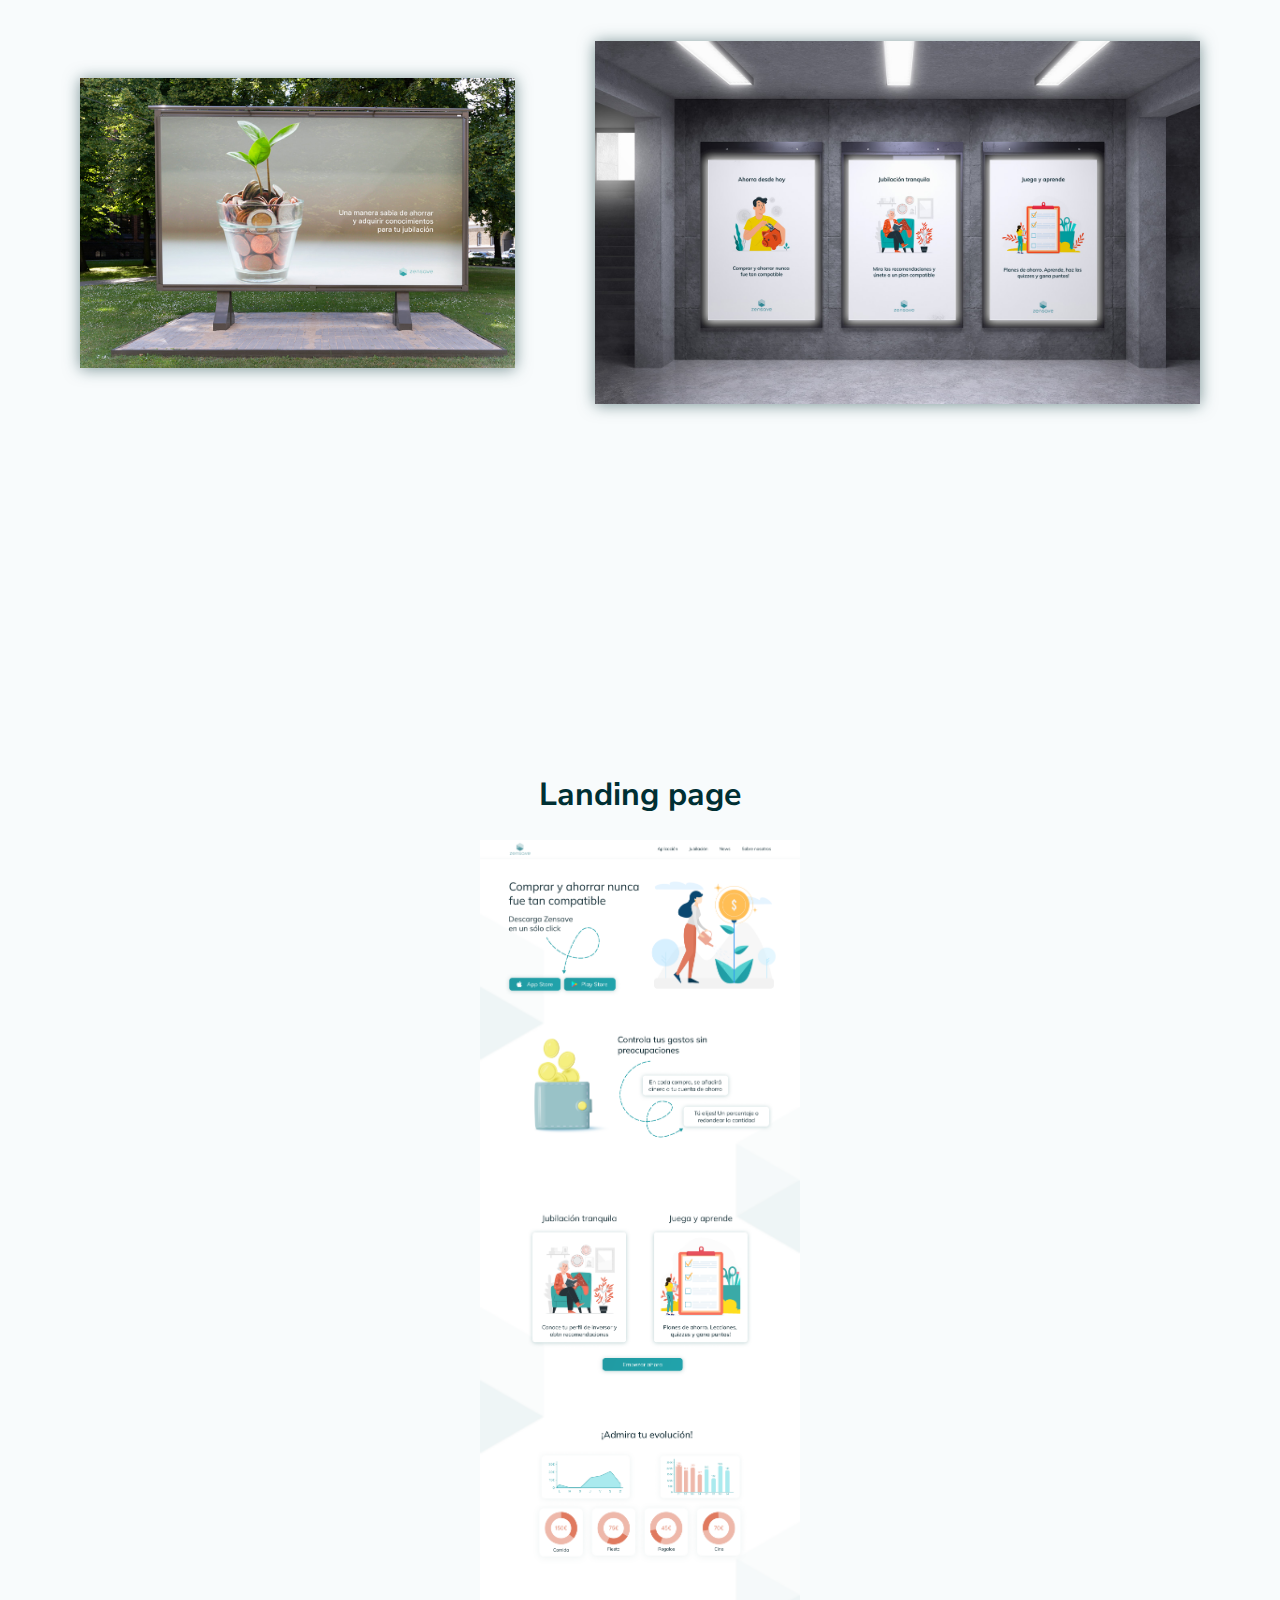
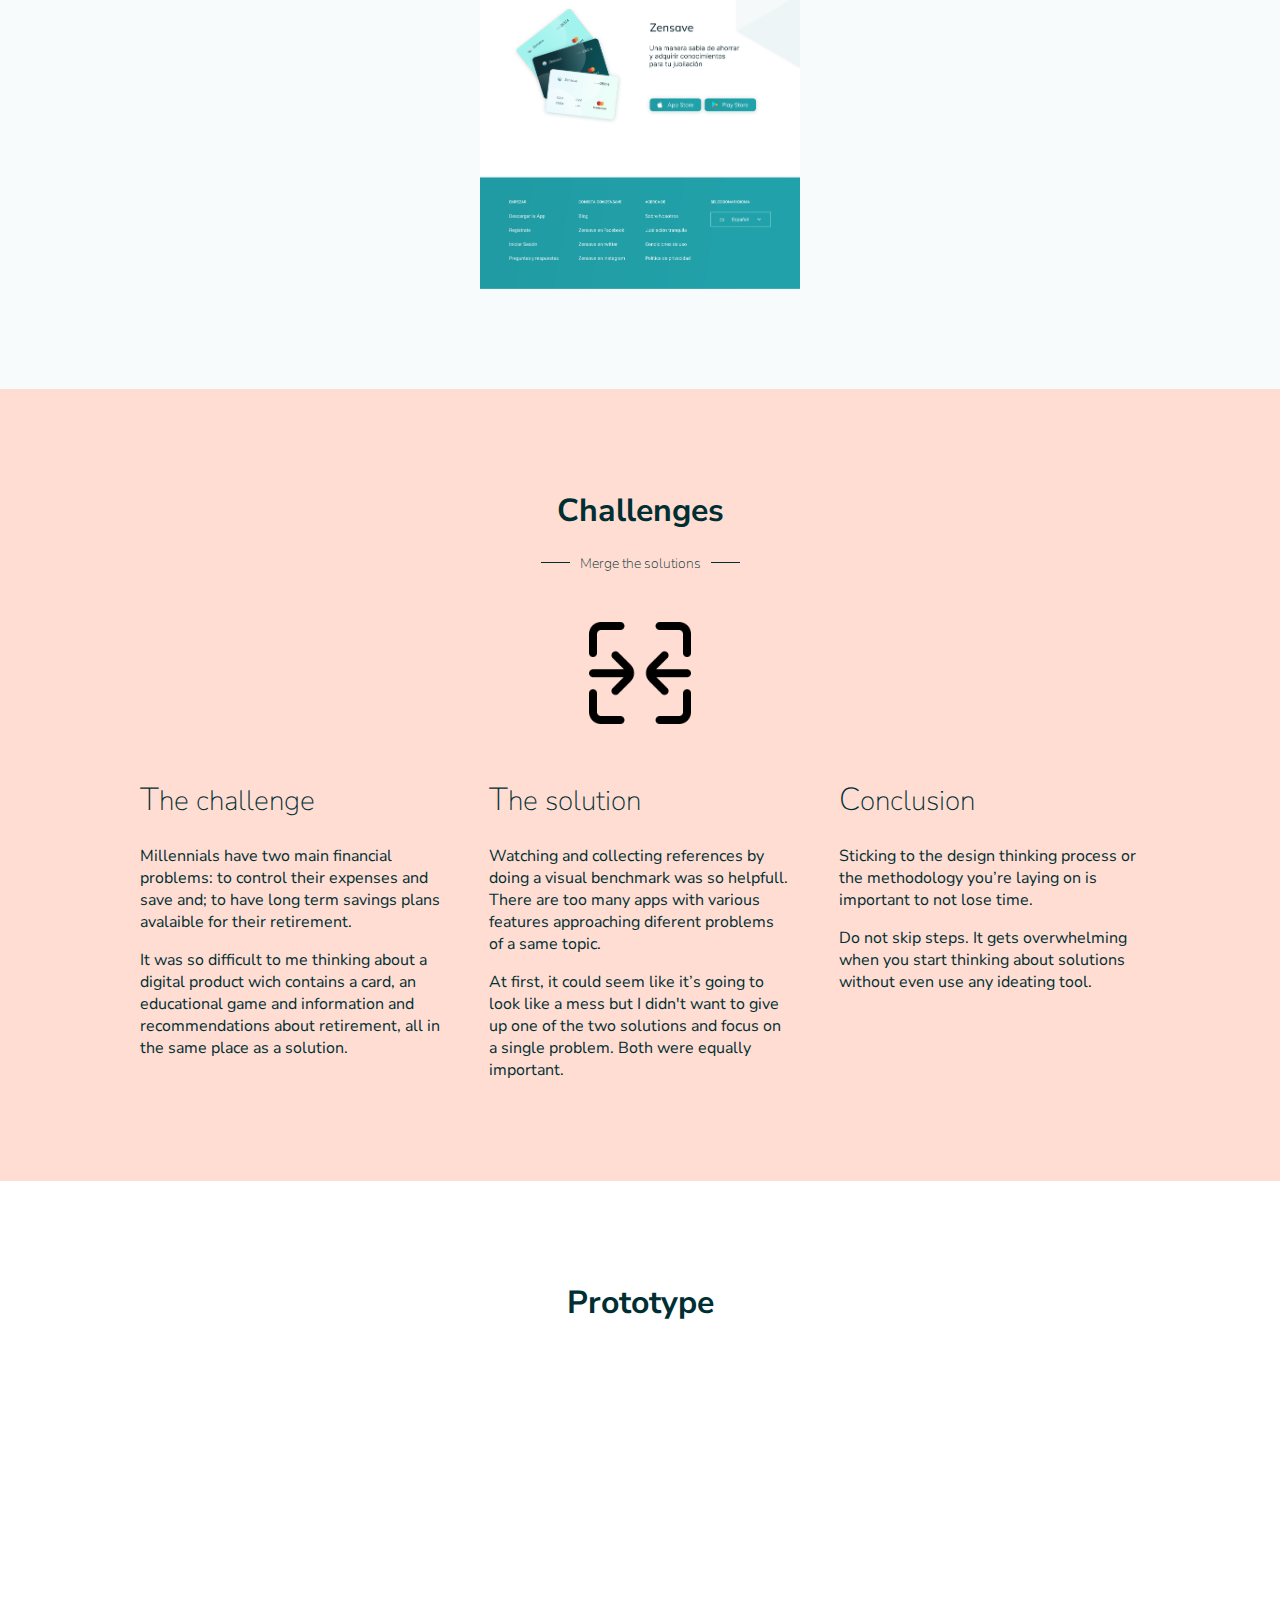
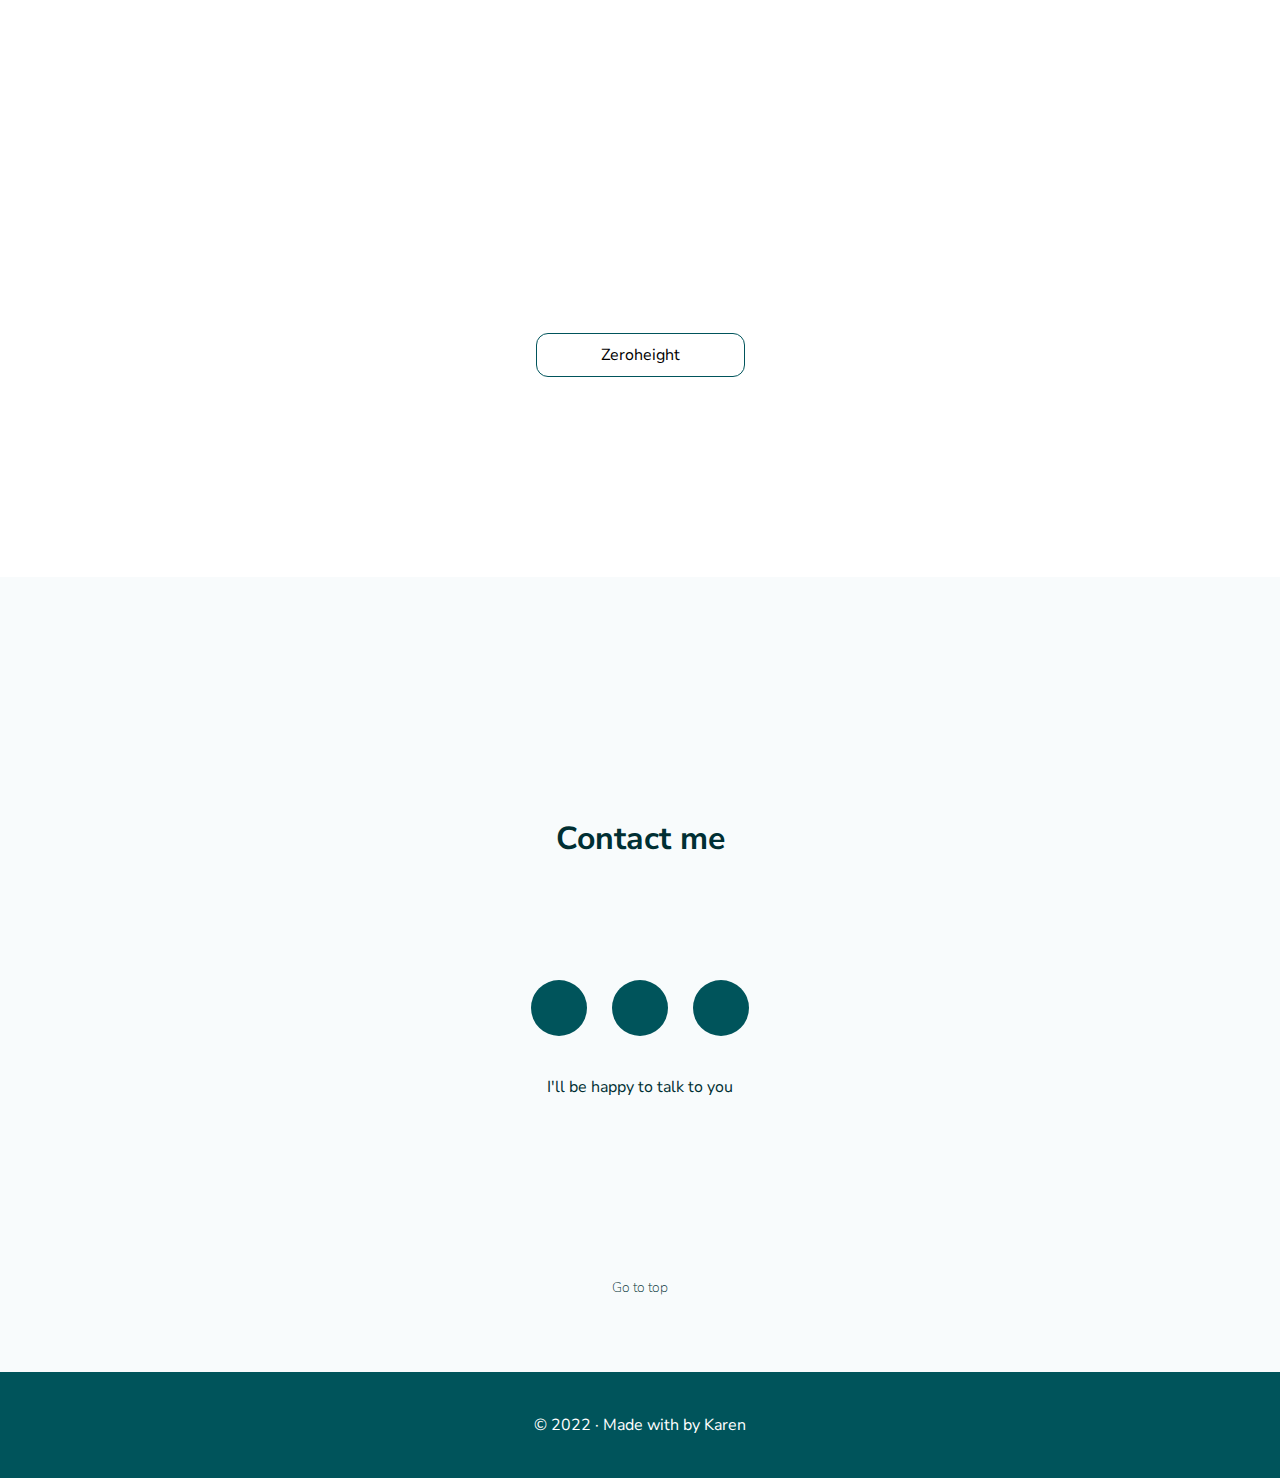
<file: pages/zensave-case-study copy.html>
<!DOCTYPE html>
<html lang="en">
  <head>
    <meta charset="UTF-8" />
    <meta http-equiv="X-UA-Compatible" content="IE=edge" />
    <meta name="viewport" content="width=device-width, initial-scale=1.0" />
    <link
      rel="stylesheet"
      href="https://cdnjs.cloudflare.com/ajax/libs/font-awesome/6.1.1/css/all.min.css"
      integrity="sha512-KfkfwYDsLkIlwQp6LFnl8zNdLGxu9YAA1QvwINks4PhcElQSvqcyVLLD9aMhXd13uQjoXtEKNosOWaZqXgel0g=="
      crossorigin="anonymous"
      referrerpolicy="no-referrer"
    />
    <link
      rel="stylesheet"
      href="https://fonts.googleapis.com/css2?family=Material+Symbols+Outlined:opsz,wght,FILL,GRAD@20..48,100..700,0..1,-50..200"
    />
    <link rel="stylesheet" href="../styles/good-trade-case-study.css" />
    <title>Zensave</title>
  </head>

  <body>
    <!-- ------------------ HEADER ------------------ -->
    <header class="header">
      <a class="header__logo" href="/">KAREN</a>

      <nav class="nav">
        <ul class="nav__menu">
          <li class="nav__item">
            <a href="/" class="nav__link">Home</a>
          </li>
          <li class="nav__item">
            <a href="/pages/about.html" class="nav__link">About</a>
          </li>
          <li class="nav__item">
            <a href="#contact" class="nav__link">Contact</a>
          </li>
        </ul>

        <div class="hamburguer">
          <span class="bar"></span>
          <span class="bar"></span>
          <span class="bar"></span>
        </div>
      </nav>
    </header>

    <!-- ------------------ MAIN ------------------ -->
    <main>
      <!--hero section-->
      <section class="hero__section container">
        <div class="hero__titles">
          <h1 class="project__titles">Zensave</h1>
          <h4 class="project__subtitles project__subtitles--uppercase lines">
            App design
          </h4>
        </div>

        <div class="container__img">
          <img src="../assets/images/home/zensave.png" alt="web_design" />
        </div>

        <div class="hero__text">
          <h3 class="hero__subtitle">
            Zensave was born from the financial needs of millennials
          </h3>
          <div>
            <ul class="hero__list">
              <li class="hero__item">
                Take control of your expenses, savings and achieve financial
                stability.
              </li>
              <li class="hero__item">
                To have the certainty of a fair retirement.
              </li>
            </ul>
          </div>
        </div>
      </section>

      <!--tools section-->

      <section class="tools__section">
        <div>
          <h2 class="tools__title">The process</h2>
          <h4 class="project__subtitles lines">Methodology</h4>
        </div>

        <div class="tools__img">
          <img
            src="../assets/images/projects/goodtrade/method.png"
            alt="Sprint-methodology"
          />
        </div>

        <div class="tools__content">
          <h3 class="tools__title">Main tools</h3>
          <div class="tools__list">
            <div class="list__container">
              <div>
                <p class="list__title">UX</p>
              </div>

              <ul>
                <li>Desk research</li>
                <li>Lean survey canvas</li>
                <li>Surveys & interviews</li>
                <li>Competitive analysis</li>
                <li>Affinity diagram</li>
                <li>Blueprint strategy</li>
                <li>User journey - user flow</li>
                <li>Empathy map</li>
              </ul>
            </div>
            <div class="list__container">
              <div>
                <p class="list__title">UI</p>
              </div>
              <ul>
                <li>Moodboard</li>
                <li>Crazy 8</li>
                <li>Wireframing</li>
                <li>Visual benchmark</li>
                <li>Atomic design</li>
                <li>Styleguide</li>
                <li>Mid-fi prototype</li>
                <li>Hi-fi prototype</li>
              </ul>
            </div>
          </div>
        </div>
      </section>

      <!--research section-->

      <section class="research__section">
        <div>
          <h2 class="tools__title">Research</h2>
          <h4 class="project__subtitles lines">Insights</h4>
        </div>

        <div class="research__divs">
          <div class="research__insights">
            <p class="insights__numbers">46%</p>
            <p>
              <span>O</span>f respondents are not aware of other long-term
              retirement savings methods besides Social Security.
            </p>
          </div>

          <div class="research__insights">
            <p class="insights__order">
              <span>O</span>f millennials do not trust in getting a public
              pension.
            </p>
            <p class="insights__numbers">47%</p>
          </div>

          <div class="research__insights">
            <p class="insights__numbers">50%</p>
            <p>
              <span>O</span>f millennials show a more favorable attitude towards
              saving after Covid-19 experience.
            </p>
          </div>

          <div class="research__insights">
            <p class="insights__order">
              <span>O</span>f those surveyed spend too much on leisure and are
              unaware of other savings options.
            </p>
            <p class="insights__numbers">70%</p>
          </div>

          <div class="research__insights">
            <p class="insights__numbers">76%</p>
            <p>
              <span>O</span>f the millennials consulted in the study consider it
              necessary to reform the pension system.
            </p>
          </div>
        </div>
      </section>

      <!--users section -- images exported x3-->

      <section class="users__section">
        <h2>Users</h2>

        <div class="users__container">
          <div>
            <div class="users__avatar">
              <div>
                <img
                  class="users__img"
                  src="../assets/images/projects/zensave/user.png"
                  alt=""
                />
              </div>
              <h4 class="project__subtitles lines">
                Andre, 36 years, friendly
              </h4>
            </div>

            <div class="users__statements">
              <div>
                <img
                  class="quotes"
                  src="../assets/images/projects/goodtrade/quote.png"
                  alt=""
                />
              </div>

              <div class="users__text">
                <p>
                  <span>W</span>hen I retire, I will receive less than I
                  contributed and I will live badly.
                </p>
                <p>
                  <span> I</span> can't save because I don't have economic
                  stability and I don't control my expenses. I don't have enough
                  to live on and save.
                </p>
              </div>
            </div>

            <figure class="define__tool">
              <img
                src="../assets/images/projects/zensave/empathy map.png"
                alt="empathy-map"
              />
              <figcaption>Empathy map</figcaption>
            </figure>
          </div>
        </div>
      </section>

      <!--Definning section ---->

      <section class="define__section">
        <h2>Define & ideate</h2>

        <div class="define__flex">
          <div>
            <img
              src="../assets/images/projects/zensave/post-its.jpg"
              alt="brainstorming"
            />
          </div>

          <figure class="define__tool">
            <img
              src="../assets/images/projects/zensave/competitive-analysis.png"
              alt="competitive-analysis"
            />
            <figcaption>Competitive analysis</figcaption>
          </figure>

          <div class="define__container">
            <div class="define__column">
              <div class="users__needs">
                <h3>Millennials need:</h3>
                <ul class="users__needs--list">
                  <li>
                    To control their leisure, entertainment and shopping
                    expenses
                  </li>
                  <li>To achieve economic stability</li>
                  <li>To know all your options for a peaceful retirement</li>
                  <li>
                    To understand other long-term savings plans and their
                    specifications
                  </li>
                </ul>
              </div>

              <div>
                <img
                  class="mockup__imgs"
                  src="../assets/images/projects/zensave/black-mobiles1.png"
                  alt="mockup"
                />
              </div>
            </div>
          </div>
        </div>
      </section>

      <!--proposal section ---->

      <section class="proposal__section">
        <h2 class="proposal__title">Proposal</h2>

        <p class="proposal__text">
          Create a financial app that allows to save by controlling expenses.
          And offer information and recommendations for long term savings plans.
        </p>

        <div class="proposal__lofi">
          <div class="lofi__pics">
            <div>
              <img
                class="lofi__imgs"
                src="../assets/images/projects/zensave/mid-fi.png"
                alt="mid-fi"
              />
            </div>
          </div>
          <p>M I D &#183; F I</p>
        </div>

        <div class="proposal__mockup">
          <p class="proposal__text proposal__text--left">
            Users will be able to choose the savings mode, by means of a
            percentage of each purchase or by rounding numbers.
          </p>

          <div class="mockup__img">
            <img
              src="../assets/images/projects/zensave/mockup3.png"
              alt="mockup"
            />
          </div>
        </div>
      </section>

      <!--Advertisings section ---->

      <section class="advertisings__section">
        <div class="advertisings__pic advertisings__pic--1">
          <img
            class="advertisings__img"
            src="../assets/images/projects/zensave/street1.jpg"
            alt="mockup"
          />
        </div>
        <div class="advertisings__pic advertisings__pic--2">
          <img
            class="advertisings__img"
            src="../assets/images/projects/zensave/street2.jpg"
            alt="mockup"
          />
        </div>
      </section>

      <!--light&dark section ---->

      <section class="home__section">
        <h2>Landing page</h2>

        <div class="images__container">
          <div class="themes">
            <img
              class="home__image"
              src="../assets/images/projects/zensave/landing.png"
              alt="home-light-theme"
            />
          </div>
        </div>
      </section>

      <!--challenges section ---->

      <section class="challenges__section">
        <div>
          <h2 class="tools__title">Challenges</h2>
          <h4 class="project__subtitles lines">Merge the solutions</h4>
        </div>

        <div class="challenges__img">
          <img
            src="../assets/icons/png/proyectos/zensave/merge.png"
            alt="merge-icon"
          />
        </div>

        <div class="texts__container">
          <div class="challenges__text">
            <h3 class="challenges__subtitle">
              <span class="challenges__span">T</span>he challenge
            </h3>
            <p class="challenges__paragraph">
              Millennials have two main financial problems: to control their
              expenses and save and; to have long term savings plans avalaible
              for their retirement.
            </p>
            <p>
              It was so difficult to me thinking about a digital product wich
              contains a card, an educational game and information and
              recommendations about retirement, all in the same place as a
              solution.
            </p>
          </div>

          <div class="challenges__text">
            <h3 class="challenges__subtitle">
              <span class="challenges__span">T</span>he solution
            </h3>
            <p class="challenges__paragraph">
              Watching and collecting references by doing a visual benchmark was
              so helpfull. There are too many apps with various features
              approaching diferent problems of a same topic.
            </p>
            <p>
              At first, it could seem like it’s going to look like a mess but I
              didn't want to give up one of the two solutions and focus on a
              single problem. Both were equally important.
            </p>
          </div>

          <div class="challenges__text">
            <h3 class="challenges__subtitle">
              <span class="challenges__span">C</span>onclusion
            </h3>
            <p class="challenges__paragraph">
              Sticking to the design thinking process or the methodology you’re
              laying on is important to not lose time.
            </p>
            <p>
              Do not skip steps. It gets overwhelming when you start thinking
              about solutions without even use any ideating tool.
            </p>
          </div>
        </div>
      </section>

      <!--Prototype section ---->

      <section class="prototype__section">
        <h2 class="tools__title">Prototype</h2>
        <div class="prototype__video">
          <iframe
            src="https://player.vimeo.com/video/741384973?h=986542e2b4&amp;badge=0&amp;autopause=0&amp;player_id=0&amp;app_id=58479"
            frameborder="0"
            allow="autoplay; fullscreen; picture-in-picture"
            allowfullscreen
            style="
              position: absolute;
              top: 0;
              left: 0;
              width: 100%;
              height: 100%;
            "
            title="goodtrade_1.mp4"
          ></iframe>
        </div>
        <script src="https://player.vimeo.com/api/player.js"></script>

        <button class="zeroheight__button">Zeroheight</button>
      </section>

      <!-- ------------------ contact section ------------------ -->
      <section id="contact" class="container contact__section">
        <h2 class="contact__me">Contact me</h2>
        <div class="icons__ytext">
          <div class="icons">
            <div class="icon__container">
              <a class="contact_link" href="mailto:karen.pam99@gmail.com"
                ><i class="fa-solid fa-envelope"></i
              ></a>
            </div>

            <div class="icon__container">
              <a
                class="contact_link"
                target="_blank"
                href="https://www.linkedin.com/in/karenpamelauxui/?locale=en_US"
                ><i class="fa-brands fa-linkedin-in"></i
              ></a>
            </div>

            <div class="icon__container">
              <a
                class="contact_link"
                target="_blank"
                href="https://api.whatsapp.com/send?phone=34604549971"
                ><i class="fa-brands fa-whatsapp"></i
              ></a>
            </div>
          </div>
          <p>I'll be happy to talk to you</p>
        </div>

        <a href="#top">
          <div>
            <i class="fa-solid fa-chevron-up"></i>
            <h4>Go to top</h4>
          </div>
        </a>
      </section>
    </main>

    <!-- ------------------ FOOTER ------------------ -->
    <footer>
      <p>&#169; 2022 · Made with <i class="fa-solid fa-heart"></i> by Karen</p>
    </footer>

    <script src="../script.js"></script>
  </body>
</html>
</file>
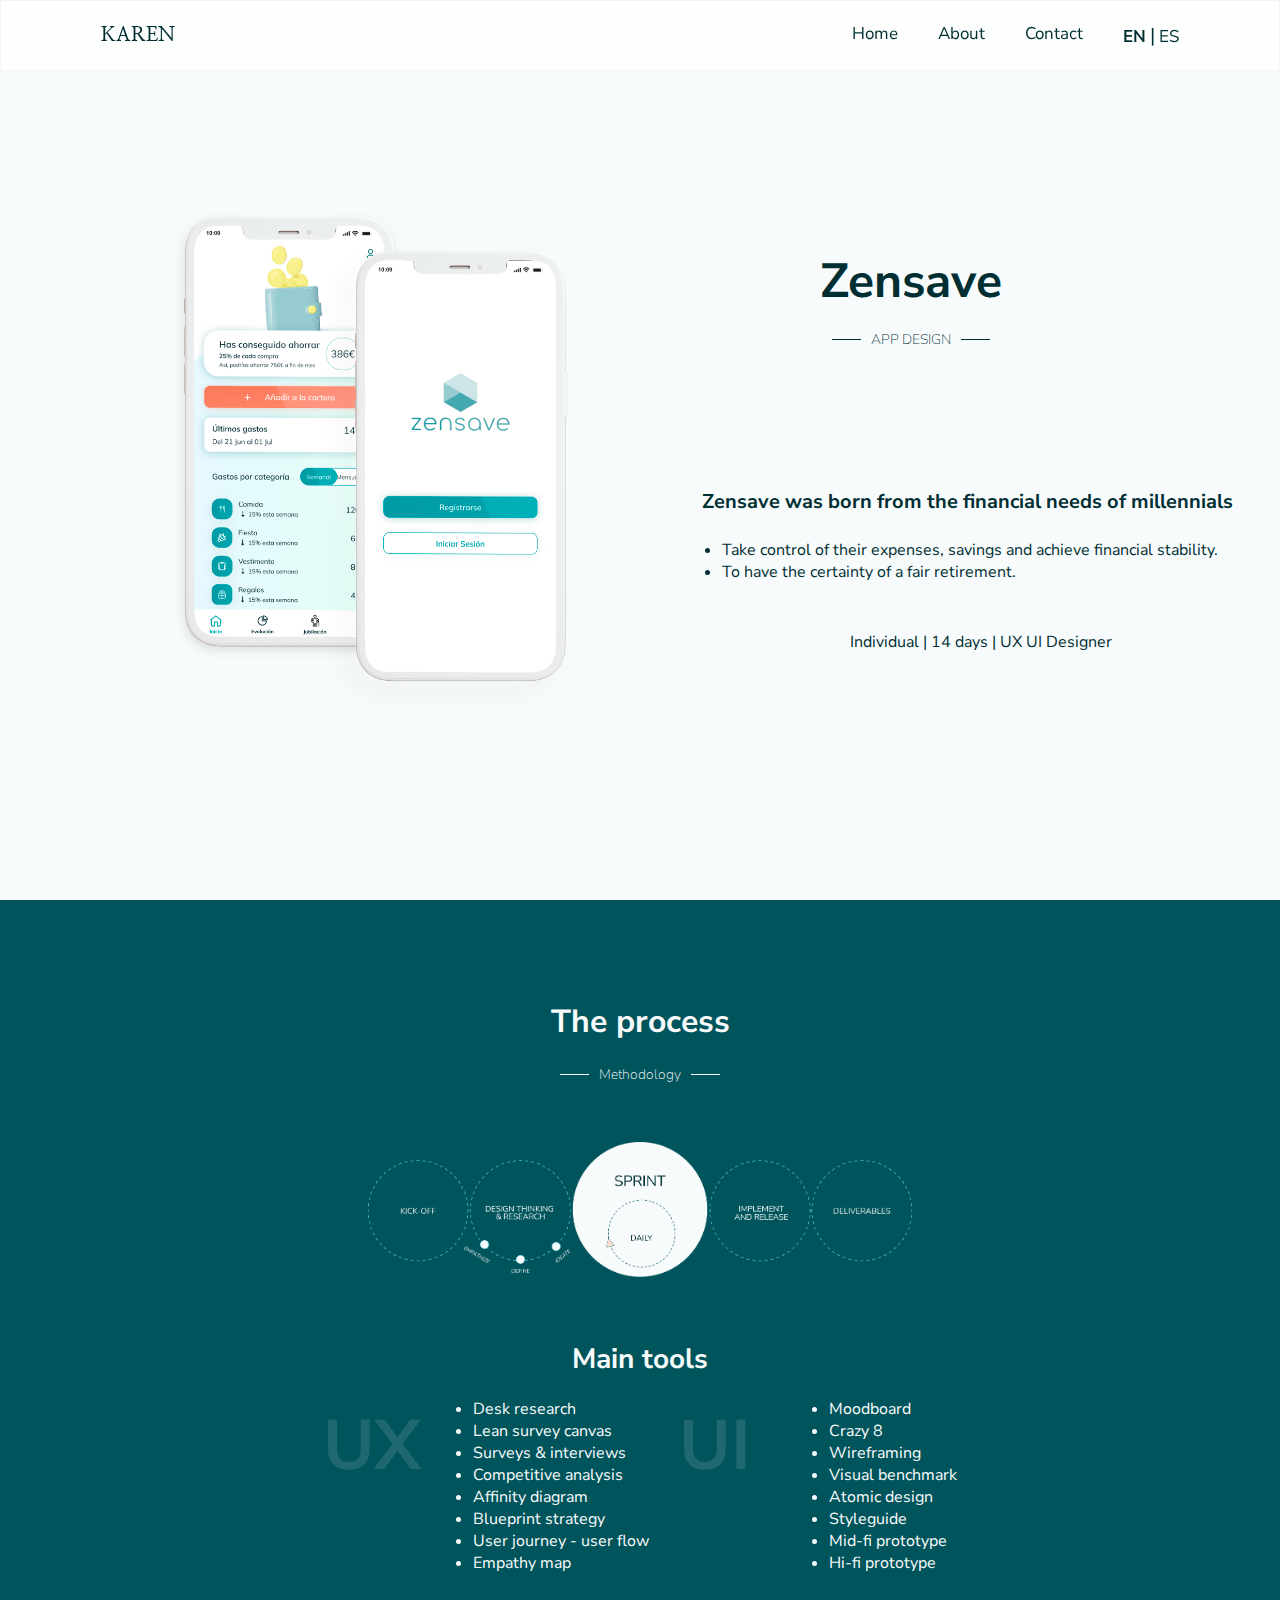
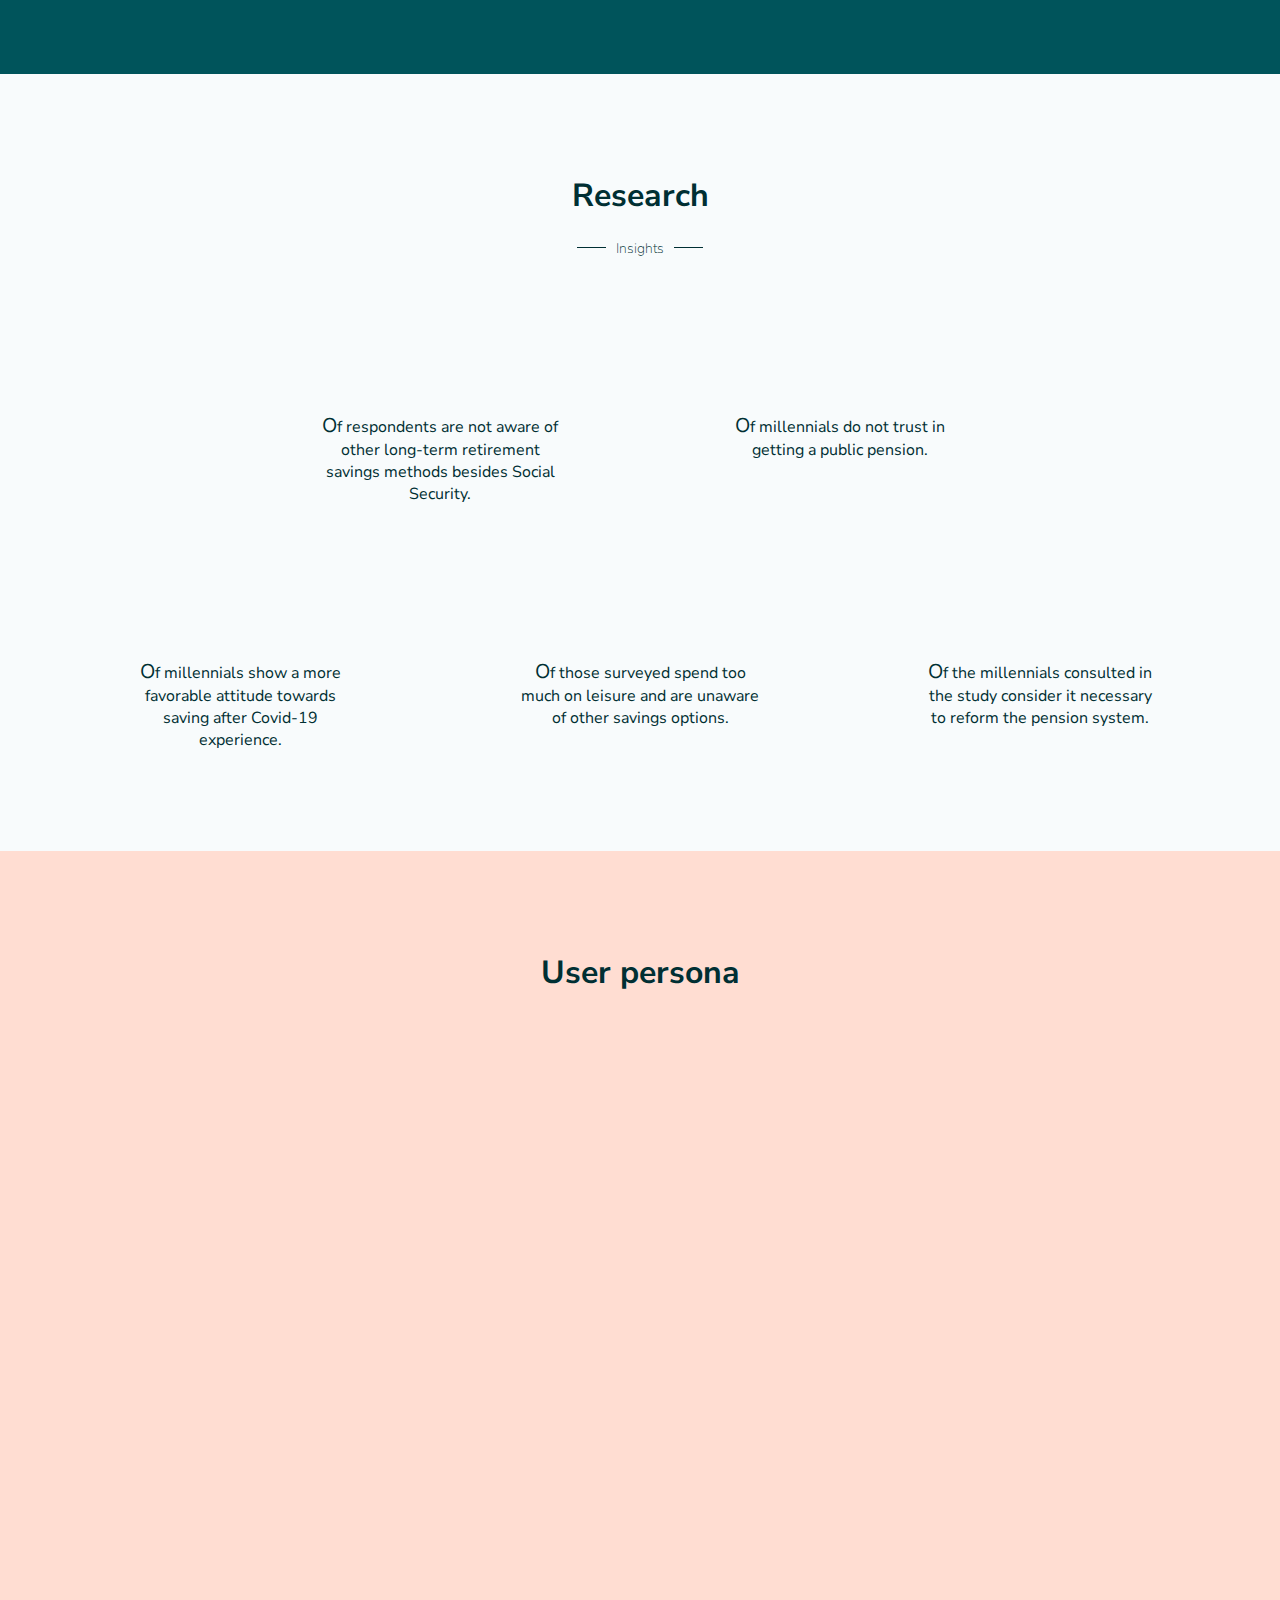
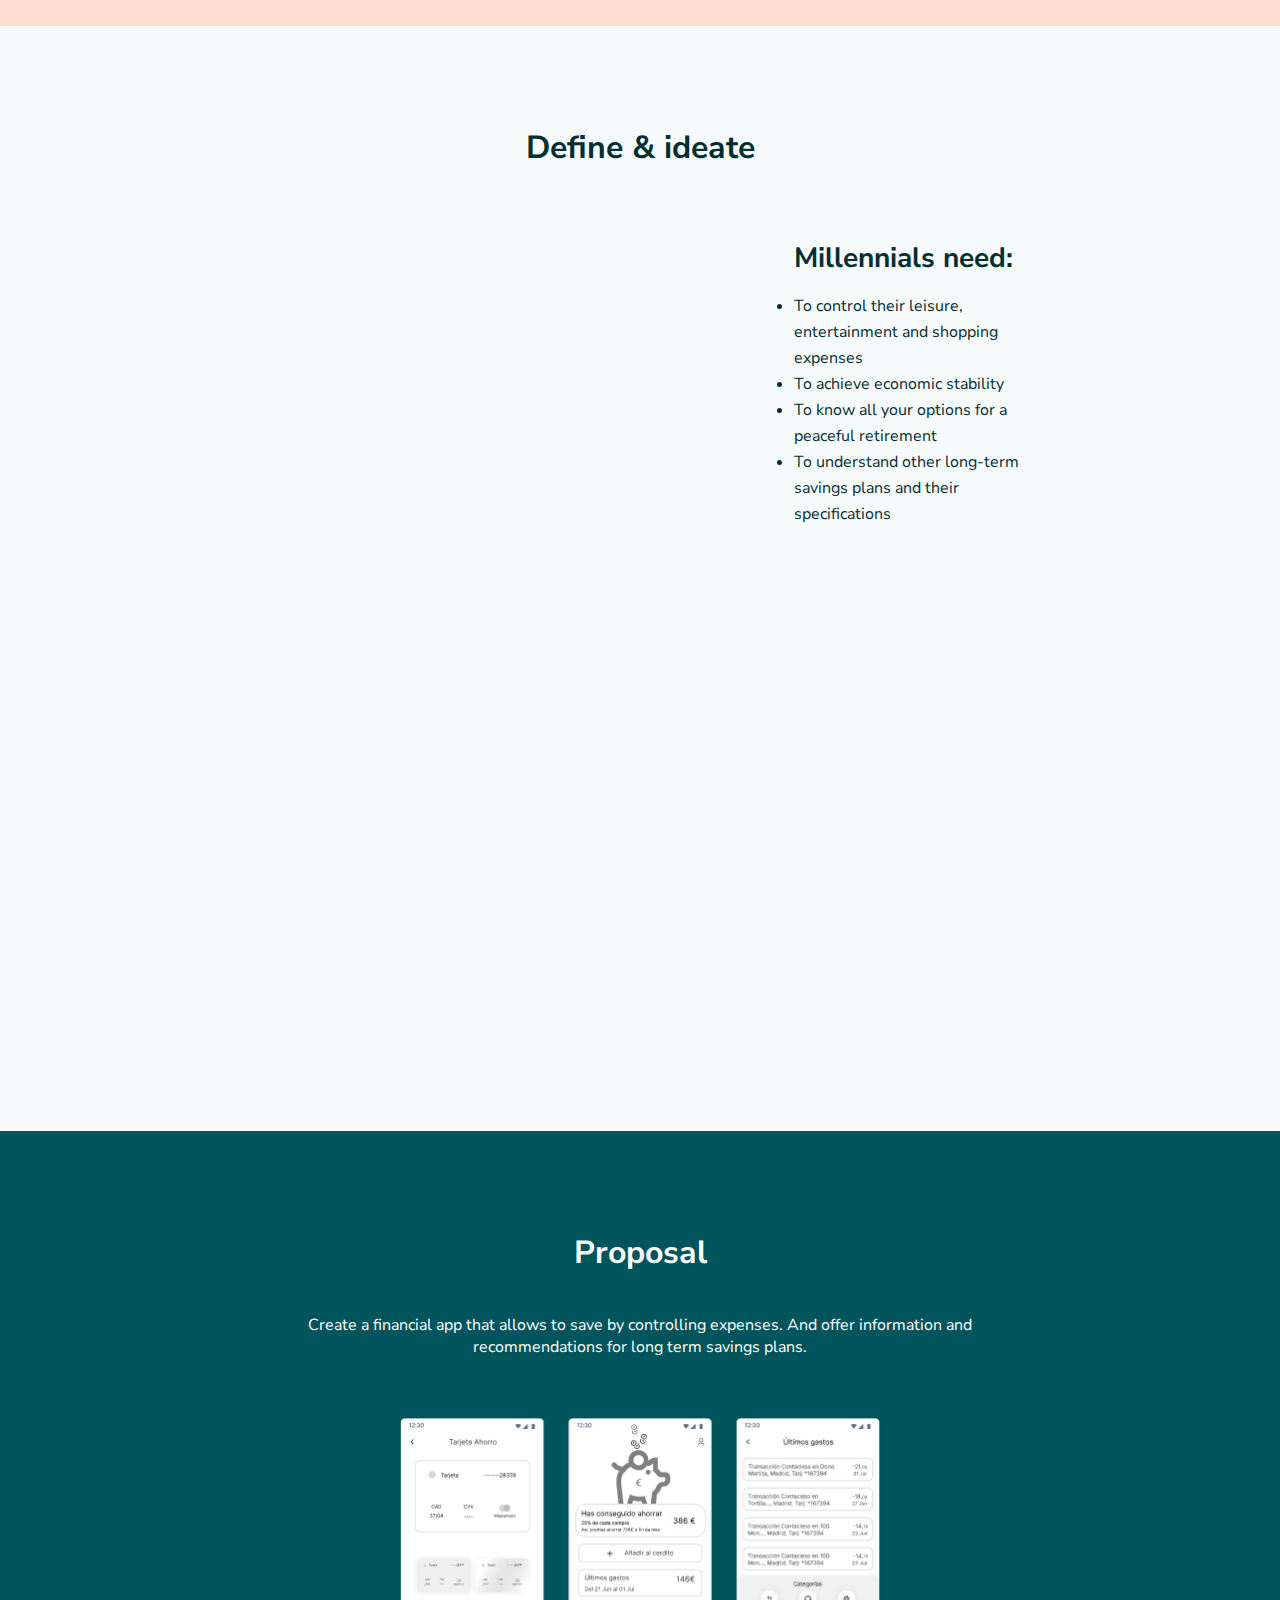
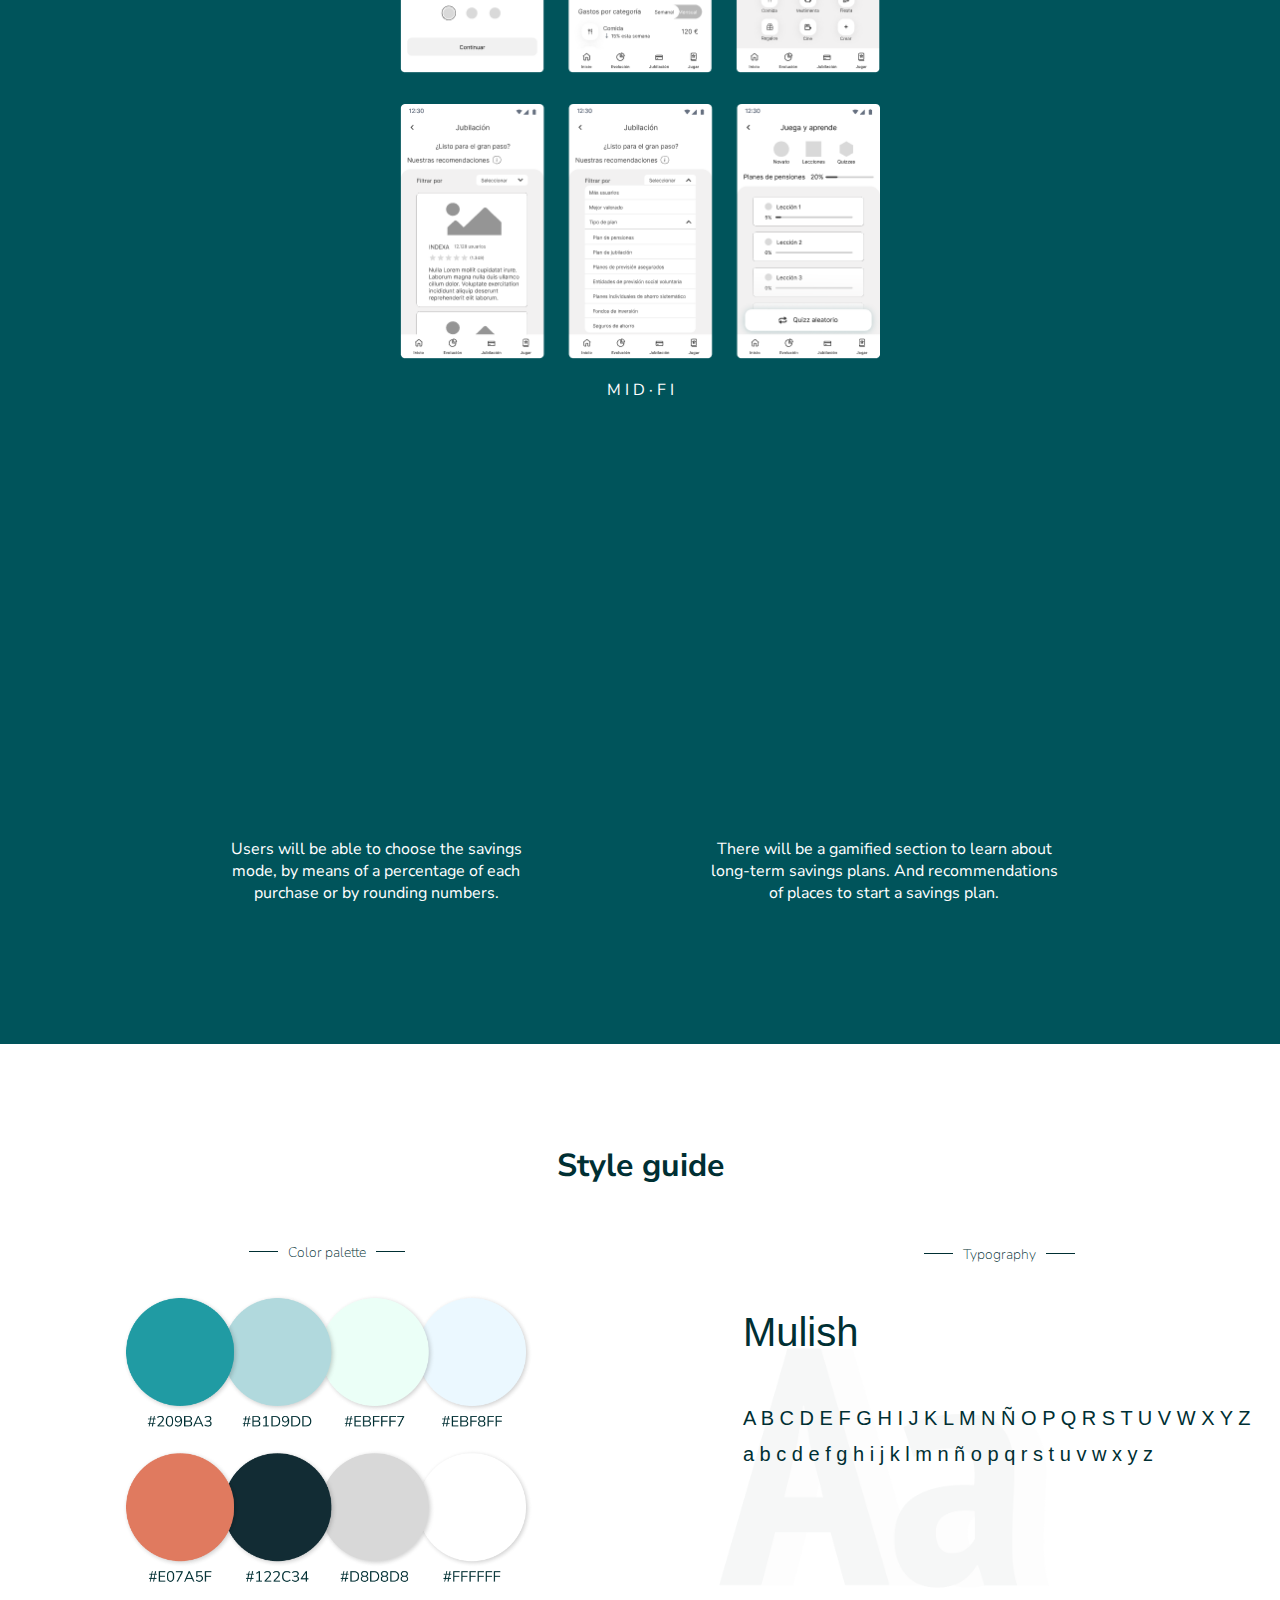
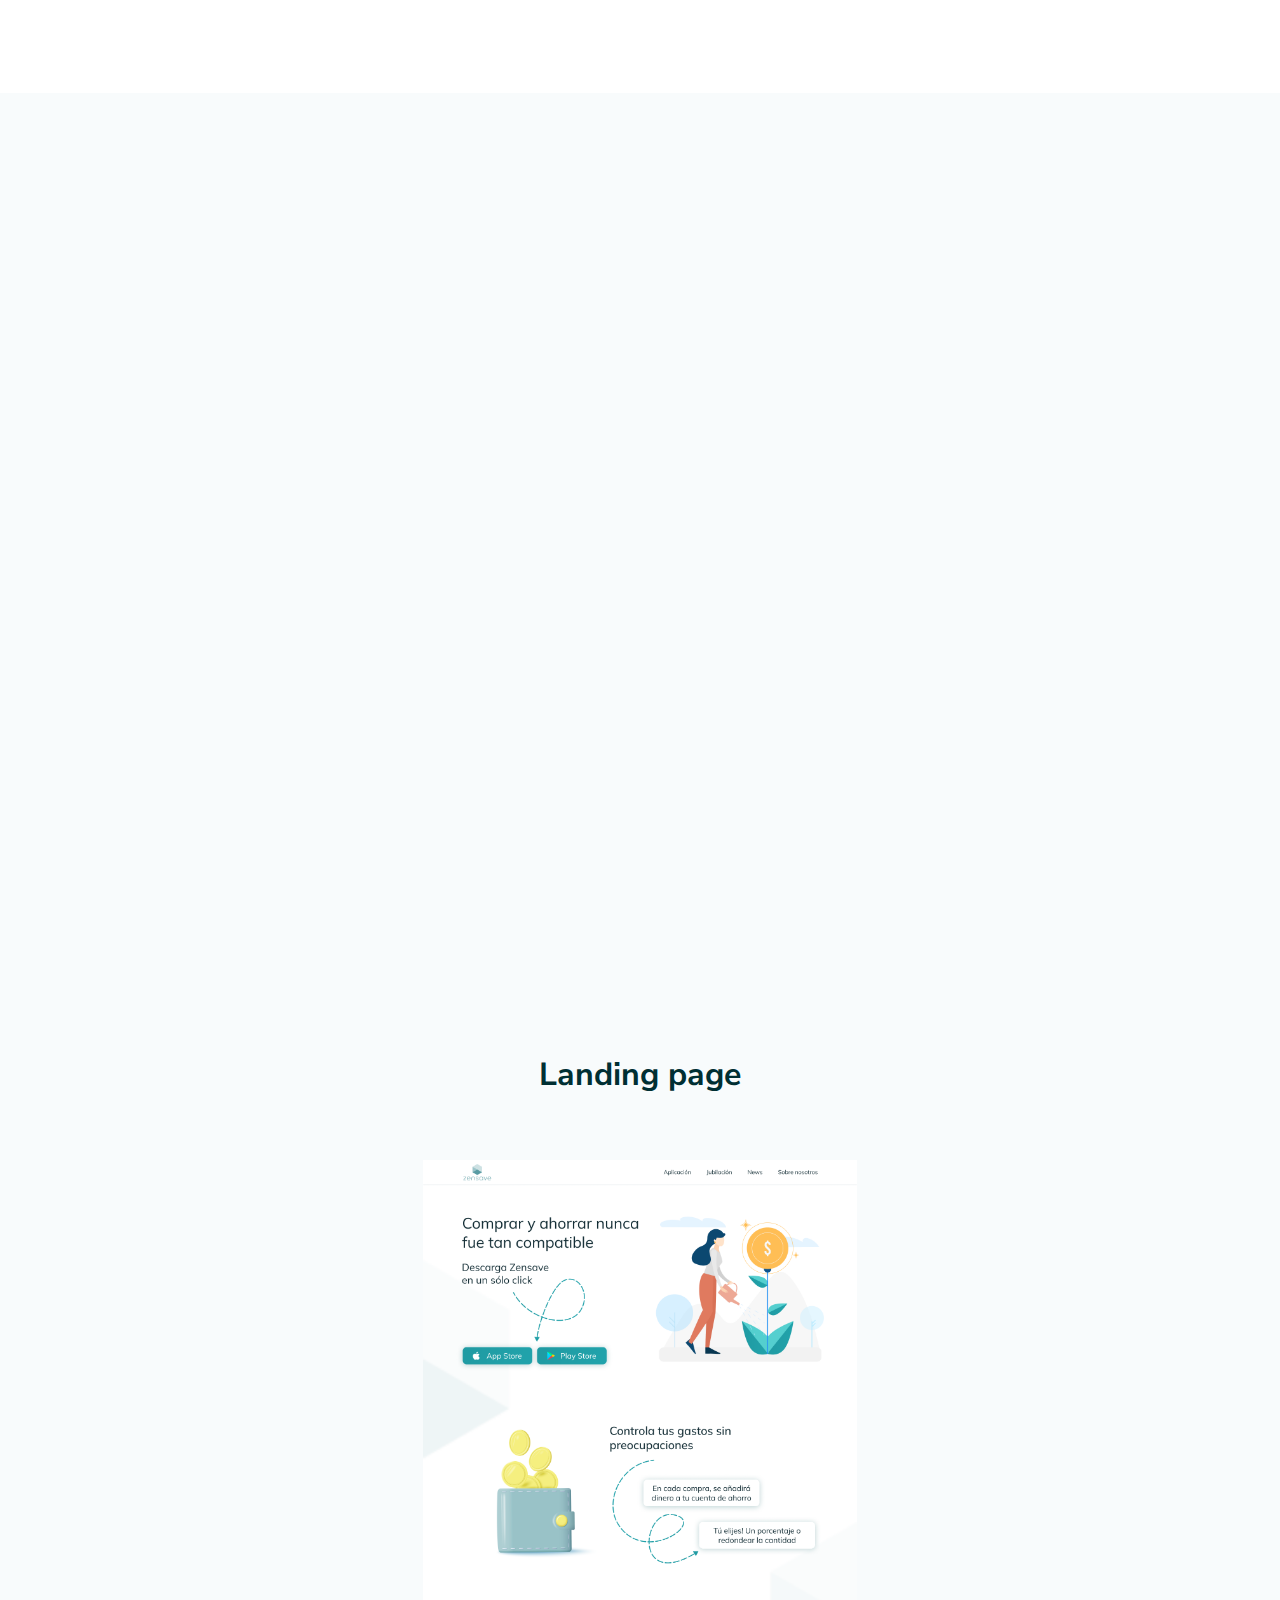
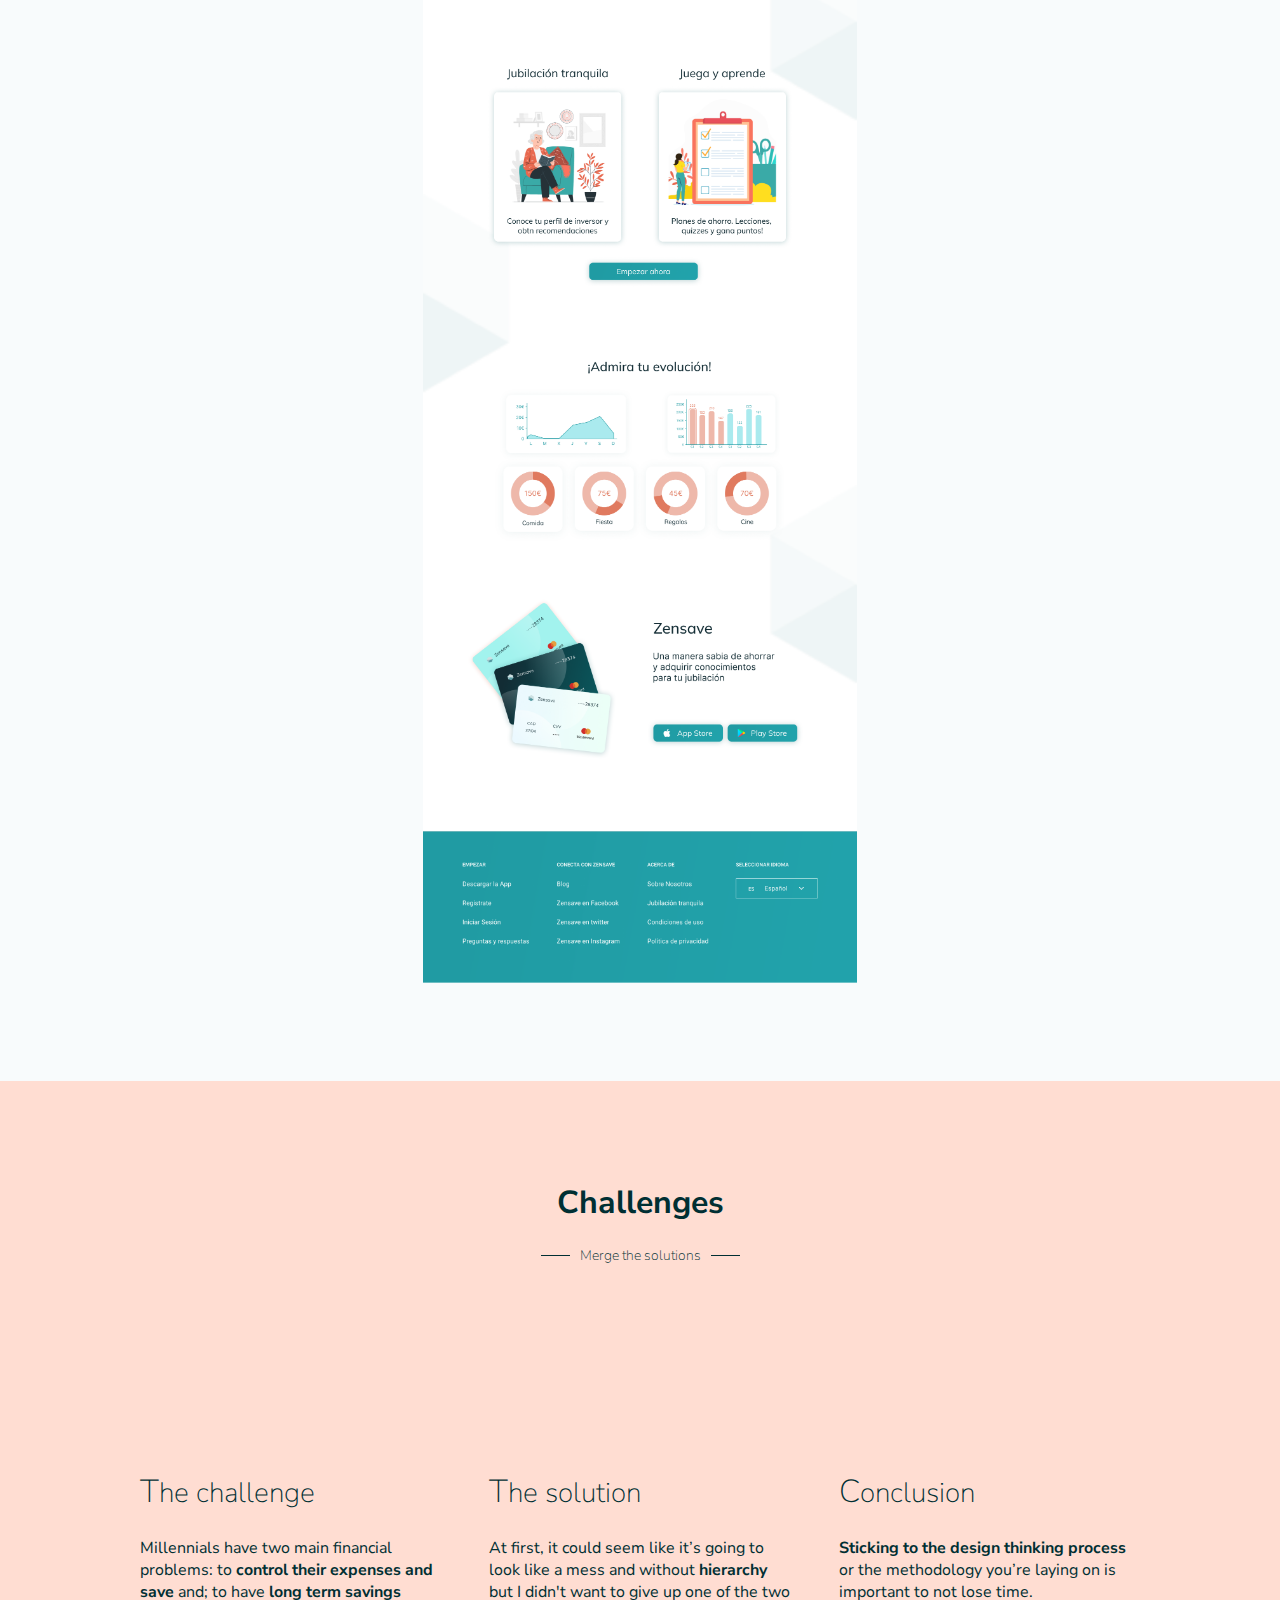
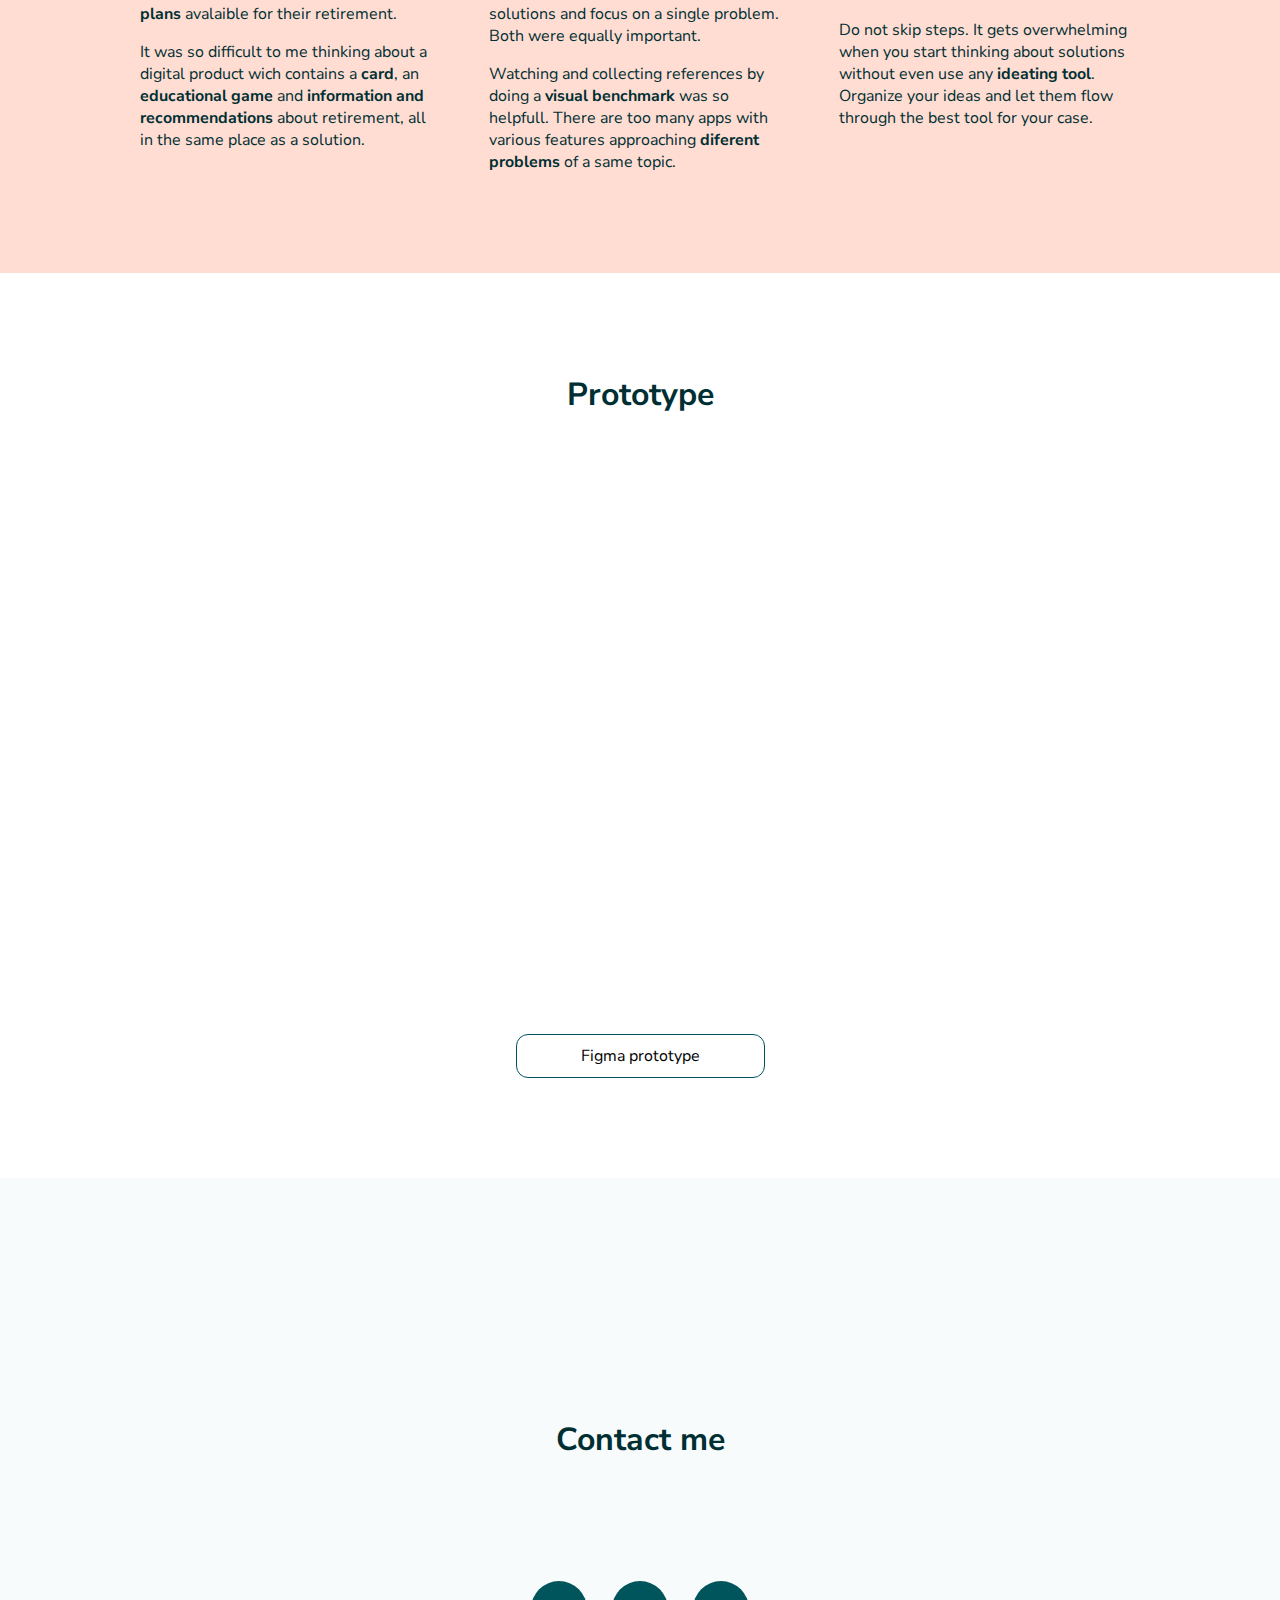
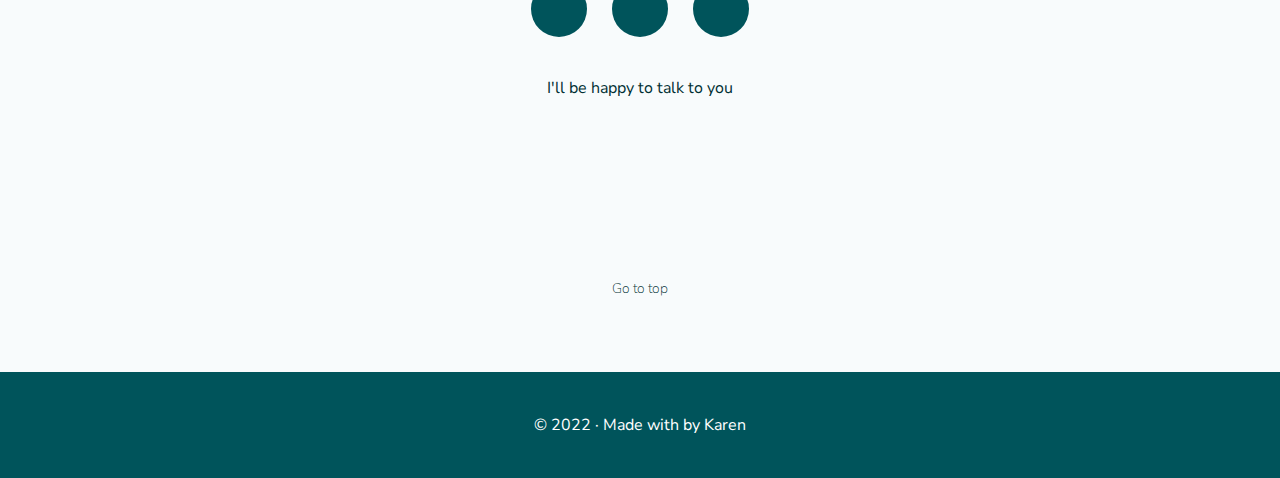
<file: pages/zensave-case-study.html>
<!DOCTYPE html>
<html lang="en">
  <head>
    <meta charset="UTF-8" />
    <meta http-equiv="X-UA-Compatible" content="IE=edge" />
    <meta name="viewport" content="width=device-width, initial-scale=1.0" />
    <link
      rel="stylesheet"
      href="https://cdnjs.cloudflare.com/ajax/libs/font-awesome/6.1.1/css/all.min.css"
      integrity="sha512-KfkfwYDsLkIlwQp6LFnl8zNdLGxu9YAA1QvwINks4PhcElQSvqcyVLLD9aMhXd13uQjoXtEKNosOWaZqXgel0g=="
      crossorigin="anonymous"
      referrerpolicy="no-referrer"
    />
    <link
      rel="stylesheet"
      href="https://fonts.googleapis.com/css2?family=Material+Symbols+Outlined:opsz,wght,FILL,GRAD@20..48,100..700,0..1,-50..200"
    />
    <link href="https://unpkg.com/aos@2.3.1/dist/aos.css" rel="stylesheet" />
    <link rel="stylesheet" href="../styles/zensave-case-study.css" />
    <link rel="stylesheet" href="../styles/animations.css" />
    <title>Zensave</title>
  </head>

  <body>
    <!-- ------------------ HEADER ------------------ -->
    <header class="header">
      <a class="header__logo" href="/">KAREN</a>

      <nav class="nav">
        <ul class="nav__menu">
          <li class="nav__item">
            <a href="/" class="nav__link">Home</a>
          </li>
          <li class="nav__item">
            <a href="/pages/about.html" class="nav__link">About</a>
          </li>
          <li class="nav__item">
            <a href="#contact" class="nav__link">Contact</a>
          </li>
          <li class="nav__item">
            <a
              href="/pages/good-trade-case-study.html"
              class="nav__link"
              style="font-weight: bold"
              >EN</a
            >
            <span>|</span>
            <a href="/pages/es-good-trade-case-study.html" class="nav__link"
              >ES</a
            >
          </li>
        </ul>

        <div class="hamburguer">
          <span class="bar"></span>
          <span class="bar"></span>
          <span class="bar"></span>
        </div>
      </nav>
    </header>

    <!-- ------------------ MAIN ------------------ -->
    <main>
      <!--hero section-->
      <section class="hero__section container">
        <div class="hero__titles">
          <h1 class="project__titles">Zensave</h1>
          <h4 class="project__subtitles project__subtitles--uppercase lines">
            App design
          </h4>
        </div>

        <div class="container__img">
          <img src="../assets/images/home/zensave.png" alt="web_design" />
        </div>

        <div class="hero__text">
          <h3 class="hero__subtitle">
            Zensave was born from the financial needs of millennials
          </h3>
          <div>
            <ul class="hero__list">
              <li class="hero__item">
                Take control of their expenses, savings and achieve financial
                stability.
              </li>
              <li class="hero__item">
                To have the certainty of a fair retirement.
              </li>
            </ul>
          </div>
          <p class="project__info">Individual | 14 days | UX UI Designer</p>
        </div>
      </section>

      <!--tools section-->

      <section class="tools__section">
        <div>
          <h2 class="tools__title">The process</h2>
          <h4 class="project__subtitles lines">Methodology</h4>
        </div>

        <div class="tools__img">
          <img
            src="../assets/images/projects/goodtrade/method.png"
            alt="Sprint-methodology"
          />
        </div>

        <div class="tools__content">
          <h3 class="tools__title">Main tools</h3>
          <div class="tools__list">
            <div class="list__container">
              <div>
                <p class="list__title">UX</p>
              </div>

              <ul>
                <li>Desk research</li>
                <li>Lean survey canvas</li>
                <li>Surveys & interviews</li>
                <li>Competitive analysis</li>
                <li>Affinity diagram</li>
                <li>Blueprint strategy</li>
                <li>User journey - user flow</li>
                <li>Empathy map</li>
              </ul>
            </div>
            <div class="list__container">
              <div>
                <p class="list__title">UI</p>
              </div>
              <ul>
                <li>Moodboard</li>
                <li>Crazy 8</li>
                <li>Wireframing</li>
                <li>Visual benchmark</li>
                <li>Atomic design</li>
                <li>Styleguide</li>
                <li>Mid-fi prototype</li>
                <li>Hi-fi prototype</li>
              </ul>
            </div>
          </div>
        </div>
      </section>

      <!--research section-->

      <section class="research__section">
        <div>
          <h2 class="tools__title">Research</h2>
          <h4 class="project__subtitles lines">Insights</h4>
        </div>

        <div class="research__divs">
          <div class="research__insights">
            <p
              class="insights__numbers"
              data-aos="fade-up"
              data-aos-duration="500"
              data-aos-easing="ease-out"
            >
              46%
            </p>
            <p>
              <span>O</span>f respondents are not aware of other long-term
              retirement savings methods besides Social Security.
            </p>
          </div>

          <div class="research__insights">
            <p class="insights__order">
              <span>O</span>f millennials do not trust in getting a public
              pension.
            </p>
            <p
              class="insights__numbers"
              data-aos="fade-up"
              data-aos-duration="500"
              data-aos-easing="ease-out"
              data-aos-delay="150"
            >
              47%
            </p>
          </div>
        </div>

        <div class="research__divs">
          <div class="research__insights">
            <p
              class="insights__numbers"
              data-aos="fade-up"
              data-aos-duration="500"
              data-aos-easing="ease-out"
            >
              50%
            </p>
            <p>
              <span>O</span>f millennials show a more favorable attitude towards
              saving after Covid-19 experience.
            </p>
          </div>

          <div class="research__insights">
            <p class="insights__order">
              <span>O</span>f those surveyed spend too much on leisure and are
              unaware of other savings options.
            </p>
            <p
              class="insights__numbers"
              data-aos="fade-up"
              data-aos-duration="500"
              data-aos-easing="ease-out"
              data-aos-delay="150"
            >
              70%
            </p>
          </div>

          <div class="research__insights">
            <p
              class="insights__numbers"
              data-aos="fade-up"
              data-aos-duration="500"
              data-aos-easing="ease-out"
              data-aos-delay="300"
            >
              76%
            </p>
            <p>
              <span>O</span>f the millennials consulted in the study consider it
              necessary to reform the pension system.
            </p>
          </div>
        </div>
      </section>

      <!--users section -- images exported x3-->

      <section class="users__section">
        <h2>User persona</h2>

        <div class="users__container">
          <div
            data-aos="fade-right"
            data-aos-duration="500"
            data-aos-easing="ease-out"
          >
            <div class="users__avatar">
              <div>
                <img
                  class="users__img"
                  src="../assets/images/projects/zensave/user.png"
                  alt=""
                />
              </div>
              <h4 class="project__subtitles lines">Andre, 36 years, cashier</h4>
            </div>

            <div class="users__statements">
              <div>
                <img
                  class="quotes"
                  src="../assets/images/projects/goodtrade/quote.png"
                  alt=""
                />
              </div>

              <div class="users__text">
                <p>
                  <span>W</span>hen I retire, I will receive less than I
                  contributed and I will live badly.
                </p>
                <p>
                  <span> I</span> can't save because I don't have economic
                  stability and I don't control my expenses. I don't have enough
                  to live on and save.
                </p>
              </div>
            </div>
          </div>

          <figure
            class="empathy__image"
            data-aos="fade-left"
            data-aos-duration="500"
            data-aos-easing="ease-out"
          >
            <img
              src="../assets/images/projects/zensave/empathy map.png"
              alt="empathy-map"
            />
            <figcaption>Empathy map</figcaption>
          </figure>
        </div>
      </section>

      <!--Definning section ---->

      <section class="define__section">
        <h2>Define & ideate</h2>

        <div class="define__flex">
          <div class="define__tools">
            <figure
              class="postit__container"
              data-aos="fade-right"
              data-aos-duration="500"
              data-aos-easing="ease-out"
            >
              <img
                class="postit__image"
                src="../assets/images/projects/zensave/post-its.jpg"
                alt="brainstorming"
              />
              <figcaption>Brainstorming</figcaption>
            </figure>

            <figure
              class="define__tool"
              data-aos="fade-left"
              data-aos-duration="500"
              data-aos-easing="ease-out"
            >
              <img
                src="../assets/images/projects/zensave/competitive-analysis.png"
                alt="competitive-analysis"
              />
              <figcaption>Competitive analysis</figcaption>
            </figure>
          </div>

          <div class="define__container">
            <div class="define__column">
              <div class="users__needs">
                <h3>Millennials need:</h3>
                <ul class="users__needs--list">
                  <li>
                    To control their leisure, entertainment and shopping
                    expenses
                  </li>
                  <li>To achieve economic stability</li>
                  <li>To know all your options for a peaceful retirement</li>
                  <li>
                    To understand other long-term savings plans and their
                    specifications
                  </li>
                </ul>
              </div>

              <div
                data-aos="fade-right"
                data-aos-duration="500"
                data-aos-easing="ease-out"
              >
                <img
                  class="mockup__imgs"
                  src="../assets/images/projects/zensave/mockup3.png"
                  alt="mockup"
                />
              </div>
            </div>
          </div>
        </div>
      </section>

      <!--proposal section ---->

      <section class="proposal__section">
        <h2 class="proposal__title">Proposal</h2>

        <p class="proposal__text proposal__text--1">
          Create a financial app that allows to save by controlling expenses.
          And offer information and recommendations for long term savings plans.
        </p>

        <div class="proposal__lofi">
          <div class="lofi__pics">
            <div>
              <img
                class="lofi__imgs"
                src="../assets/images/projects/zensave/mid-fi.png"
                alt="mid-fi"
              />
            </div>
          </div>
          <p>M I D &#183; F I</p>
        </div>

        <div class="mockups__div">
          <div class="proposal__mockup">
            <p class="proposal__text proposal__text--left">
              Users will be able to choose the savings mode, by means of a
              percentage of each purchase or by rounding numbers.
            </p>

            <div
              class="mockup__img mockup__img--1"
              data-aos="fade-right"
              data-aos-duration="500"
              data-aos-easing="ease-out"
            >
              <img
                src="../assets/images/projects/zensave/black-mobiles1.png"
                alt="mockup"
              />
            </div>
          </div>

          <div class="proposal__mockup">
            <p class="proposal__text proposal__text--left">
              There will be a gamified section to learn about long-term savings
              plans. And recommendations of places to start a savings plan.
            </p>

            <div class="mockup__img">
              <img
                src="../assets/images/projects/zensave/black-mobiles2.png"
                alt="mockup"
                data-aos="fade-left"
                data-aos-duration="500"
                data-aos-easing="ease-out"
              />
            </div>
          </div>
        </div>
      </section>

      <!--Style guide section ---->

      <section class="guidestyle__section">
        <h2>Style guide</h2>

        <div class="guidestyle__blocks">
          <div class="colors__div">
            <h4 class="project__subtitles lines guidestyle__subtitles">
              Color palette
            </h4>
            <div class="colors__img">
              <img
                src="../assets/images/projects/zensave/colors.png"
                alt="color-palette"
              />
            </div>
          </div>

          <div class="typography__div">
            <h4 class="project__subtitles lines guidestyle__subtitles">
              Typography
            </h4>
            <div class="sansnarrow__div">
              <p class="ptsans__narrow font__title">Mulish</p>
              <p class="ptsans__narrow">
                A B C D E F G H I J K L M N Ñ O P Q R S T U V W X Y Z
              </p>
              <p class="ptsans__narrow lowercase">
                A B C D E F G H I J K L M N Ñ O P Q R S T U V W X Y Z
              </p>
            </div>
          </div>
        </div>
      </section>

      <!--Advertisings section ---->

      <section class="advertisings__section">
        <div class="advertisings__pic advertisings__pic--1">
          <img
            class="advertisings__img"
            src="../assets/images/projects/zensave/street1.jpg"
            alt="mockup"
            data-aos="fade-right"
            data-aos-duration="500"
            data-aos-easing="ease-out"
          />
        </div>
        <div class="advertisings__pic advertisings__pic--2">
          <img
            class="advertisings__img"
            src="../assets/images/projects/zensave/street2.jpg"
            alt="mockup"
            data-aos="fade-left"
            data-aos-duration="500"
            data-aos-easing="ease-out"
          />
        </div>
      </section>

      <!--landing section ---->

      <section class="landing__section">
        <h2>Landing page</h2>

        <div class="landing__container">
          <img
            class="landing__image"
            src="../assets/images/projects/zensave/landing.png"
            alt="home-light-theme"
          />
        </div>
      </section>

      <!--challenges section ---->

      <section class="challenges__section">
        <div>
          <h2 class="tools__title">Challenges</h2>
          <h4 class="project__subtitles lines">Merge the solutions</h4>
        </div>

        <div class="challenges__img">
          <img
            src="../assets/icons/png/proyectos/zensave/merge.png"
            alt="merge-icon"
            data-aos="fade-down"
            data-aos-duration="500"
            data-aos-easing="ease-out"
          />
        </div>

        <div class="texts__container">
          <div class="challenges__text">
            <h3 class="challenges__subtitle">
              <span class="challenges__span">T</span>he challenge
            </h3>
            <p class="challenges__paragraph">
              Millennials have two main financial problems: to
              <strong>control their expenses and save</strong> and; to have
              <strong>long term savings plans</strong> avalaible for their
              retirement.
            </p>
            <p>
              It was so difficult to me thinking about a digital product wich
              contains a <strong>card</strong>, an
              <strong>educational game</strong> and
              <strong>information and recommendations</strong> about retirement,
              all in the same place as a solution.
            </p>
          </div>

          <div class="challenges__text">
            <h3 class="challenges__subtitle">
              <span class="challenges__span">T</span>he solution
            </h3>
            <p class="challenges__paragraph">
              At first, it could seem like it’s going to look like a mess and
              without <strong>hierarchy</strong> but I didn't want to give up
              one of the two solutions and focus on a single problem. Both were
              equally important.
            </p>
            <p>
              Watching and collecting references by doing a
              <strong>visual benchmark</strong> was so helpfull. There are too
              many apps with various features approaching
              <strong>diferent problems</strong> of a same topic.
            </p>
          </div>

          <div class="challenges__text">
            <h3 class="challenges__subtitle">
              <span class="challenges__span">C</span>onclusion
            </h3>
            <p class="challenges__paragraph">
              <strong>Sticking to the design thinking process</strong> or the
              methodology you’re laying on is important to not lose time.
            </p>
            <p>
              Do not skip steps. It gets overwhelming when you start thinking
              about solutions without even use any
              <strong>ideating tool</strong>. Organize your ideas and let them
              flow through the best tool for your case.
            </p>
          </div>
        </div>
      </section>

      <!--Prototype section ---->

      <section class="prototype__section">
        <h2 class="tools__title">Prototype</h2>
        <div class="prototype__video">
          <iframe
            src="https://player.vimeo.com/video/743739839?h=ea8ac87e52&amp;badge=0&amp;autopause=0&amp;player_id=0&amp;app_id=58479"
            frameborder="0"
            allow="autoplay; fullscreen; picture-in-picture"
            allowfullscreen
            style="
              position: absolute;
              top: 0;
              left: 0;
              width: 100%;
              height: 100%;
            "
            title="Zensave Prototype"
          ></iframe>
        </div>
        <script src="https://player.vimeo.com/api/player.js"></script>

        <a
          target="_blank"
          href="https://www.figma.com/proto/DpNQ874xilKHk1BGaacIb7/Zensave?page-id=188%3A2086&node-id=188%3A2199&viewport=863%2C1173%2C0.33&scaling=min-zoom&starting-point-node-id=188%3A4266&hotspot-hints=0&show-proto-sidebar=1"
        >
          <button class="prototype__button">Figma prototype</button>
        </a>
      </section>

      <!-- ------------------ contact section ------------------ -->
      <section id="contact" class="container contact__section">
        <h2 class="contact__me">Contact me</h2>
        <div class="icons__ytext">
          <div class="icons">
            <div class="icon__container">
              <a class="contact_link" href="mailto:karen.pam99@gmail.com"
                ><i class="fa-solid fa-envelope"></i
              ></a>
            </div>

            <div class="icon__container">
              <a
                class="contact_link"
                target="_blank"
                href="https://www.linkedin.com/in/karenpamelauxui/?locale=en_US"
                ><i class="fa-brands fa-linkedin-in"></i
              ></a>
            </div>

            <div class="icon__container">
              <a
                class="contact_link"
                target="_blank"
                href="https://api.whatsapp.com/send?phone=34604549971"
                ><i class="fa-brands fa-whatsapp"></i
              ></a>
            </div>
          </div>
          <p>I'll be happy to talk to you</p>
        </div>

        <a href="#top">
          <div>
            <i class="fa-solid fa-chevron-up"></i>
            <h4>Go to top</h4>
          </div>
        </a>
      </section>
    </main>

    <!-- ------------------ FOOTER ------------------ -->
    <footer>
      <p>&#169; 2022 · Made with <i class="fa-solid fa-heart"></i> by Karen</p>
    </footer>

    <script src="../script.js"></script>
    <script src="https://unpkg.com/aos@2.3.1/dist/aos.js"></script>
    <script>
      AOS.init();
    </script>
  </body>
</html>
</file>
<file: styles/index.css>
@import url("https://fonts.googleapis.com/css2?family=Nunito+Sans&display=swap");

@import url("https://fonts.googleapis.com/css2?family=Nanum+Myeongjo:wght@400;700&display=swap");

/*-------------------- variables --------------------*/
:root {
  --dark-green: #002f33;
  --white: #ffffff;
  --light-blue: #f8fbfc;
  --rose: #ffddd2;
  --light-green: #00545b;
  --lighter-green: #006e78;
}

/*-------------------- reset default styles --------------------*/
* {
  padding: 0;
  margin: 0;
  box-sizing: border-box;
}

/*-------------------- gral styles --------------------*/
html {
  font-size: 62.5%;
  scroll-behavior: smooth;
  overflow-x: hidden;
}

body {
  font-family: "Nunito Sans", sans-serif;
  font-size: 1.6rem;
  color: var(--dark-green);
  overflow-x: hidden;
}

main {
  text-align: center;
  overflow-x: hidden;
}

h1 {
  font-size: 2rem;
}

h2 {
  font-size: 2.8rem;
}
h3 {
  font-family: "Nanum Myeongjo", serif;
  font-size: 1.8rem;
}

h4 {
  font-size: 1.2rem;
}

li {
  list-style: none;
}

a {
  text-decoration: none;
  color: var(--dark-green);
}

img {
  width: 95%;
}

section {
  width: 100%;
}

.fa-chevron-down,
.fa-chevron-up {
  animation: scroll 1.5s linear infinite;
}

@media only screen and (min-width: 430px) {
  h1 {
    font-size: 3.6rem;
  }

  h2 {
    font-size: 3.2rem;
  }

  h3 {
    font-size: 2.8rem;
  }

  h4 {
    font-size: 1.4rem;
  }

  img {
    width: 85%;
  }
}

/*-------------------- common styles --------------------*/
.container {
  background-color: var(--light-green);
  height: 100vh;
  display: flex;
  flex-direction: column;
  justify-content: space-evenly;
  align-items: center;
  padding-top: 6rem;
}

.container__img {
  width: 38rem;
}

.project__titles {
  padding-bottom: 1.4rem;
}

.project__subtitles::after,
.project__subtitles::before {
  content: " ";
  position: absolute;
  width: 29px;
  height: 0.5px;
  background-color: currentColor;
  top: 10px;
}

.project__subtitles::before {
  left: -39px;
}

.project__subtitles::after {
  right: -39px;
}

.fa-chevron-down {
  padding-top: 1.6rem;
}

.inprogress {
  position: relative;
  transition: all 0.5s;
}

.inprogress__text--kukara {
  position: absolute;
  top: 50%;
  left: 50%;
  transform: translate(-50%, -50%);
  opacity: 0;
  transition: all 0.5s;
}

.inprogress--kukara:hover {
  opacity: 0.3;
  filter: blur(5px);
}

.container__img:hover .inprogress__text--kukara {
  opacity: 1;
}

.inprogress__text {
  position: absolute;
  top: 50%;
  left: 50%;
  transform: translate(-50%, -50%);
  opacity: 0;
  transition: all 0.5s;
}

.inprogress:hover {
  opacity: 0.3;
  filter: blur(5px);
}

.container__img--mobiles:hover .inprogress__text {
  opacity: 1;
}

@media only screen and (min-width: 430px) {
  .container__img {
    width: 90rem;
    transition: all 0.5s;
  }

  .container__img:hover {
    transform: scale(1.02);
  }

  .container__img--mobiles {
    width: 55rem;
    transition: all 0.5s;
  }

  .container__img--mobiles:hover {
    transform: scale(1.02);
  }
}

/*-------------------- header --------------------*/
.header {
  display: flex;
  justify-content: space-between;
  align-items: center;
  padding: 2rem 4rem;
  background: rgba(255, 255, 255, 0.7);
  border: 1px solid #e2e2e25f;
  backdrop-filter: blur(8px);
  position: fixed;
  top: 0rem;
  left: 0rem;
  width: 100%;
  z-index: 100;
}

.header__logo {
  font-family: "Nanum Myeongjo", serif;
  font-weight: bold;
  font-size: 2rem;
}

.bar {
  display: block;
  width: 25px;
  height: 3px;
  margin: 5px auto;
  transition: all 0.3s ease-in-out;
  background-color: var(--dark-green);
}

.hamburguer.active .bar:nth-child(2) {
  opacity: 0;
}

.hamburguer.active .bar:nth-child(1) {
  transform: translateY(8px) rotate(45deg);
}

.hamburguer.active .bar:nth-child(3) {
  transform: translateY(-8px) rotate(-45deg);
}

.nav__menu {
  background: rgba(255, 255, 255);
  display: flex;
  position: fixed;
  top: 70px;
  right: -50rem;
  gap: 0;
  flex-direction: column;
  text-align: center;
  padding-top: 16rem;
  width: 100%;
  height: 100vh;
  transition: 0.3s;
}

.nav__menu.active {
  right: 0;
}

.nav__item {
  margin: 1.6rem 0;
}

.nav__link {
  font-size: 2rem;
  font-weight: bold;
  transition: 0.15s ease;
}

.nav__link:hover {
  color: var(--light-green);
}

@media only screen and (min-width: 430px) {
  .header {
    padding: 0.52rem 10rem;
  }

  .hamburguer {
    display: none;
  }

  .nav__menu {
    background: transparent;
    gap: 4rem;
    flex-direction: row;
    width: 100%;
    position: inherit;
    padding-top: 0;
    height: auto;
  }

  .nav__link {
    font-size: 1.7rem;
    font-weight: normal;
  }

  .nav__icons {
    display: none;
  }
}

/*-------------------- hero --------------------*/

.hero__section {
  background-color: var(--light-blue);
  height: 100vh;
  display: flex;
  flex-direction: column;
  justify-content: center;
}

.hero__titles {
  height: 50%;
  padding-bottom: 15.84rem;
  display: flex;
  flex-direction: column;
  justify-content: flex-end;
  margin-top: -8rem;
  gap: 2.4rem;
}

.hero__titles h3 {
  animation: fadeUp 0.8s ease-out;
}

.hero__titles h1 {
  animation: fadeDown 0.8s ease-out;
}

.hero__projects {
  height: 50%;
  margin-top: -28rem;
  display: flex;
  align-items: flex-end;
  justify-content: center;
}

@media only screen and (min-width: 430px) {
  .hero__titles {
    margin-top: 8rem;
  }

  .hero__projects {
    margin-top: -18rem;
  }
}

/*-------------------- good trade section --------------------*/
.goodtrade__subtitle {
  display: inline-block;
  position: relative;
}

/*-------------------- zensave section --------------------*/

.zensave__title {
  color: var(--white);
  font-weight: lighter;
}

.zensave__subtitle {
  color: var(--white);
  font-weight: lighter;
  display: inline-block;
  position: relative;
}

.zensave__next {
  color: var(--white);
  font-weight: lighter;
  padding-bottom: 0.5rem;
}

.fa-chevron-down--white {
  color: var(--white);
}

/*-------------------- kukaramakara section --------------------*/

.kukaramakara__section {
  background-color: var(--rose);
  height: 100vh;
}

.kukara__subtitle {
  display: inline-block;
  position: relative;
}

/*-------------------- storytel section --------------------*/
.storytel__section {
  background-color: var(--light-blue);
  height: 100vh;
}

.storytel__subtitle {
  display: inline-block;
  position: relative;
}

/*-------------------- contact section --------------------*/
.contact__section {
  background-color: var(--light-blue);
}

.icons__ytext {
  margin-top: -6rem;
}

.icons {
  padding-bottom: 4rem;
  display: flex;
  justify-content: center;
  gap: 2.5rem;
}

.icon__container {
  display: flex;
  justify-content: center;
  align-items: center;
  border-radius: 50%;
  height: 56px;
  width: 56px;
  background-color: var(--light-green);
  transition: all 0.2s;
}

.contact_link {
  padding: 25px;
  border-radius: 50%;
}

.fa-envelope,
.fa-linkedin-in,
.fa-whatsapp {
  color: var(--white);
  font-size: 1.8rem;
}

.fa-whatsapp {
  font-size: 2rem;
}

.icon__container:hover {
  box-shadow: rgba(100, 100, 111, 0.2) 0px 7px 29px 0px;
  background-color: var(--lighter-green);
}

/*-------------------- footer --------------------*/
footer {
  background-color: var(--light-green);
  padding: 4.2rem 0rem;
  text-align: center;
  color: var(--white);
  margin-top: -10.56rem;
}
</file>
<file: styles/animations.css>
@keyframes scroll {
  0% {
    transform: translateY(0);
  }
  50% {
    transform: translateY(-5px);
  }
  100% {
    transform: translateY(0);
  }
}

@keyframes fadeUp {
  0% {
    opacity: 0;
    transform: translateY(15px);
  }
  100% {
    opacity: 1;
    transform: translateY(0);
  }
}

@keyframes fadeDown {
  0% {
    opacity: 0;
    transform: translateY(-15px);
  }
  100% {
    opacity: 1;
    transform: translateY(0);
  }
}
</file>
<file: styles/challenges.css>
.challenges-section {
  display: flex;
}

.challenge-container {
  width: 36rem;
}

.challenge-container img {
  border-radius: 40px;
  box-shadow: 0px 1px 14px 0px #9925004d;
}

.challenges__subtitle {
  margin-top: 2.4rem;
  margin-bottom: 0.4rem;
}
</file>
<file: styles/about.css>
@import url("https://fonts.googleapis.com/css2?family=Nunito+Sans&display=swap");

@import url("https://fonts.googleapis.com/css2?family=Nanum+Myeongjo:wght@400;700&display=swap");

/* @import url('https://cdn-uicons.flaticon.com/uicons-regular-rounded/css/uicons-regular-rounded.css 420'); */

/*-------------------- variables --------------------*/
:root {
  --dark-green: #002f33;
  --white: #ffffff;
  --light-blue: #f8fbfc;
  --rose: #ffddd2;
  --light-green: #00545b;
  --lighter-green: #006e78;
}

/*-------------------- reset default styles --------------------*/
* {
  padding: 0;
  margin: 0;
  box-sizing: border-box;
}

/*-------------------- gral styles --------------------*/
html {
  font-size: 62.5%;
  scroll-behavior: smooth;
  overflow-x: hidden;
}

body {
  font-family: "Nunito Sans", sans-serif;
  font-size: 1.6rem;
  color: var(--dark-green);
  overflow-x: hidden;
}

main {
  text-align: center;
  overflow-x: hidden;
}

h1 {
  font-size: 2.8rem;
}

h2 {
  font-size: 2.8rem;
}

h3 {
  font-size: 1.6rem;
  font-weight: lighter;
}

h4 {
  font-size: 1.2rem;
}

li {
  list-style: none;
}

a {
  text-decoration: none;
  color: var(--dark-green);
}

@media only screen and (min-width: 430px) {
  h1 {
    font-size: 3.6rem;
  }

  h2 {
    font-size: 3.2rem;
  }

  h3 {
    font-size: 2.8rem;
  }

  h4 {
    font-size: 1.4rem;
  }
}

/*-------------------- common styles --------------------*/

.container {
  background-color: var(--light-green);
  padding-top: 6.5rem;
  height: 100vh;
  display: flex;
  flex-direction: column;
  justify-content: space-around;
}

.fa-chevron-down,
.fa-chevron-up {
  animation: scroll 1.5s linear infinite;
}

.lines::after,
.lines::before {
  content: " ";
  position: absolute;
  width: 29px;
  height: 0.5px;
  background-color: currentColor;
  top: 12px;
}

.lines::before {
  left: -39px;
}

.lines::after {
  right: -39px;
}

/*-------------------- header --------------------*/
.header {
  display: flex;
  justify-content: space-between;
  align-items: center;
  padding: 2rem 4rem;
  background: rgba(255, 255, 255, 0.7);
  border: 1px solid #e2e2e25f;
  backdrop-filter: blur(8px);
  position: fixed;
  top: 0rem;
  left: 0rem;
  width: 100%;
  z-index: 100;
}

.header__logo {
  font-family: "Nanum Myeongjo", serif;
  font-weight: bold;
  font-size: 2rem;
}

.bar {
  display: block;
  width: 25px;
  height: 3px;
  margin: 5px auto;
  transition: all 0.3s ease-in-out;
  background-color: var(--dark-green);
}

.hamburguer.active .bar:nth-child(2) {
  opacity: 0;
}

.hamburguer.active .bar:nth-child(1) {
  transform: translateY(8px) rotate(45deg);
}

.hamburguer.active .bar:nth-child(3) {
  transform: translateY(-8px) rotate(-45deg);
}

.nav__menu {
  background: rgba(255, 255, 255);
  display: flex;
  position: fixed;
  top: 70px;
  right: -50rem;
  gap: 0;
  flex-direction: column;
  text-align: center;
  padding-top: 16rem;
  width: 100%;
  height: 100vh;
  transition: 0.3s;
}

.nav__menu.active {
  right: 0;
}

.nav__item {
  margin: 1.6rem 0;
}

.nav__link {
  font-size: 2rem;
  font-weight: bold;
  transition: 0.15s ease;
}

.nav__link:hover {
  color: var(--light-green);
}

@media only screen and (min-width: 430px) {
  .header {
    padding: 0.52rem 10rem;
  }

  .hamburguer {
    display: none;
  }

  .nav__menu {
    background: transparent;
    gap: 4rem;
    flex-direction: row;
    width: 100%;
    position: inherit;
    padding-top: 0;
    height: auto;
  }

  .nav__link {
    font-size: 1.7rem;
    font-weight: normal;
  }

  .nav__icons {
    display: none;
  }
}

/*-------------------- hero section --------------------*/
.hero__section {
  height: 100vh;
  display: flex;
  flex-direction: column;
  justify-content: center;
  padding-top: 2rem;
}

.hero__text h1 {
  animation: fadeUp 0.8s ease-out;
}

.hero__text p {
  animation: fadeDown 0.8s ease-out;
}

.picture__img {
  width: 20rem;
}

.hero__2ndpart {
  height: 50%;
  display: flex;
  flex-direction: column;
  justify-content: space-between;
  padding: 1rem 2rem 0;
}

.hero__description {
  padding-top: 1rem;
}

@media only screen and (min-width: 430px) {
  .hero__section {
    display: flex;
    flex-direction: row;
    padding-left: 10rem;
  }

  .picture {
    align-self: flex-end;
    background-color: transparent;
  }

  .picture__img {
    width: 56rem;
    margin-bottom: -6px;
  }

  .hero__2ndpart {
    height: 100%;
    justify-content: flex-end;
    padding: 6rem 4rem 4rem;
    width: 50%;
    gap: 17rem;
  }

  .hero__text {
    padding: 0 4rem;
  }

  .p1__description {
    padding-top: 1.4rem;
  }
}

/*-------------------- skills --------------------*/
.skills {
  display: grid;
  grid-template-columns: repeat(2, 1fr);
  grid-template-rows: repeat(2, 1fr);
  align-items: center;
  justify-items: center;
  color: var(--white);
  gap: 3rem;
}

.skills__subtitles {
  color: var(--white);
  font-weight: lighter;
  display: inline-block;
  position: relative;
}

.skills__h2 {
  color: var(--white);
  font-weight: lighter;
}

.skills__part {
  padding-bottom: 4rem;
}

.skills__box {
  width: 60%;
}

.icon {
  width: 70%;
  margin-bottom: 1rem;
}
.icon_ux {
  width: 58%;
}
.icon__ui {
  width: 50%;
}

.software__link {
  color: var(--white);
}

@media only screen and (min-width: 430px) {
  .skills {
    grid-template-columns: repeat(4, 1fr);
    grid-template-rows: repeat(1, 1fr);
    align-items: baseline;
    padding: 0 20rem;
  }

  .skills__box {
    width: 60%;
  }
}

/*-------------------- software --------------------*/
.software__section {
  background-color: var(--rose);
}

.software__h2 {
  color: var(--dark-green);
}

.software__icons {
  padding: 5rem 3rem;
}

.software__part {
  padding-bottom: 3rem;
  display: flex;
  justify-content: center;
  gap: 2rem;
}

.icons__software {
  width: 15%;
}

@media only screen and (min-width: 430px) {
  .icons__software {
    width: 5%;
  }

  .software__part {
    gap: 4.8rem;
  }
}

/*-------------------- contact section --------------------*/
.contact__section {
  background-color: var(--light-blue);
}

.icons__ytext {
  margin-top: -6rem;
}

.icons {
  padding-bottom: 4rem;
  display: flex;
  justify-content: center;
  gap: 2.5rem;
}

.icon__container {
  display: flex;
  justify-content: center;
  align-items: center;
  border-radius: 50%;
  height: 56px;
  width: 56px;
  background-color: var(--light-green);
  transition: all 0.2s;
}

.contact_link {
  padding: 25px;
  border-radius: 50%;
}

.fa-envelope,
.fa-linkedin-in,
.fa-whatsapp {
  color: var(--white);
  font-size: 1.8rem;
}

.fa-whatsapp {
  font-size: 2rem;
}

.icon__container:hover {
  box-shadow: rgba(100, 100, 111, 0.2) 0px 7px 29px 0px;
  background-color: var(--lighter-green);
}

.go__top {
  padding-bottom: 6rem;
}

/*-------------------- footer --------------------*/
footer {
  background-color: var(--light-green);
  padding: 4.2rem 0rem;
  text-align: center;
  color: var(--white);
  margin-top: -10.56rem;
}

/*-------------------- animations --------------------*/

@keyframes scroll {
  0% {
    transform: translateY(0);
  }
  50% {
    transform: translateY(-5px);
  }
  100% {
    transform: translateY(0);
  }
}
</file>
<file: styles/good-trade-case-study.css>
@import url("https://fonts.googleapis.com/css2?family=Nunito+Sans&display=swap");

@import url("https://fonts.googleapis.com/css2?family=Nanum+Myeongjo:wght@400;700&display=swap");

@import url("https://fonts.googleapis.com/css2?family=PT+Sans&display=swap");

@import url("https://fonts.googleapis.com/css2?family=PT+Sans+Narrow&display=swap");

/*-------------------- variables --------------------*/
:root {
  --dark-green: #002f33;
  --white: #ffffff;
  --light-blue: #f8fbfc;
  --rose: #ffddd2;
  --light-green: #00545b;
  --lighter-green: #006e78;
}

/*-------------------- reset default styles --------------------*/
* {
  padding: 0;
  margin: 0;
  box-sizing: border-box;
}

/*-------------------- gral styles --------------------*/
html {
  font-size: 62.5%;
  scroll-behavior: smooth;
  overflow-x: hidden;
}

body {
  font-family: "Nunito Sans", sans-serif;
  font-size: 1.6rem;
  color: var(--dark-green);
  overflow-x: hidden;
}

main {
  text-align: center;
  overflow-x: hidden;
}

h1 {
  font-size: 2.8rem;
}

h2 {
  font-size: 2.4rem;
}
h3 {
  font-size: 1.8rem;
}

h4 {
  font-size: 1.6rem;
  font-weight: lighter;
}

a {
  text-decoration: none;
  color: var(--dark-green);
}

img {
  width: 100%;
}

figcaption {
  font-size: 1rem;
}

section {
  width: 100%;
}

.fa-chevron-down,
.fa-chevron-up {
  animation: scroll 1.5s linear infinite;
}

span {
  font-size: 2rem;
}

@media only screen and (min-width: 430px) {
  h1 {
    font-size: 4.8rem;
  }

  h2 {
    font-size: 3.2rem;
  }

  h3 {
    font-size: 2.8rem;
  }

  h4 {
    font-size: 1.4rem;
    font-weight: lighter;
  }

  img {
    width: 85%;
  }

  figcaption {
    font-size: 1.4rem;
  }
}

/*-------------------- common styles --------------------*/
.container {
  background-color: var(--light-blue);
  height: 100vh;
  display: flex;
  flex-direction: column;
  justify-content: space-evenly;
  align-items: center;
  padding-top: 6rem;
  padding-left: 2rem;
  padding-right: 2rem;
}

.project__titles {
  padding-bottom: 1.4rem;
}

.project__subtitles::after,
.project__subtitles::before {
  content: " ";
  position: absolute;
  width: 29px;
  height: 0.5px;
  background-color: currentColor;
  top: 8.5px;
}

.project__subtitles::before {
  left: -39px;
}

.project__subtitles::after {
  right: -39px;
}

@media only screen and (min-width: 430px) {
  .container {
    padding-left: 6rem;
    padding-right: 6rem;
  }

  .container__img--mobiles {
    width: 55rem;
    transition: all 0.5s;
  }

  .container__img--mobiles:hover {
    transform: scale(1.02);
  }
}

/*-------------------- header --------------------*/
.header {
  display: flex;
  justify-content: space-between;
  align-items: center;
  padding: 2rem 4rem;
  background: rgba(255, 255, 255, 0.7);
  border: 1px solid #e2e2e25f;
  backdrop-filter: blur(8px);
  position: fixed;
  top: 0rem;
  left: 0rem;
  width: 100%;
  z-index: 100;
}

.header__logo {
  font-family: "Nanum Myeongjo", serif;
  font-weight: bold;
  font-size: 2rem;
}

.bar {
  display: block;
  width: 25px;
  height: 3px;
  margin: 5px auto;
  transition: all 0.3s ease-in-out;
  background-color: var(--dark-green);
}

.hamburguer.active .bar:nth-child(2) {
  opacity: 0;
}

.hamburguer.active .bar:nth-child(1) {
  transform: translateY(8px) rotate(45deg);
}

.hamburguer.active .bar:nth-child(3) {
  transform: translateY(-8px) rotate(-45deg);
}

.nav__menu {
  background: rgba(255, 255, 255);
  display: flex;
  position: fixed;
  top: 70px;
  right: -50rem;
  gap: 0;
  flex-direction: column;
  text-align: center;
  list-style: none;
  padding-top: 16rem;
  width: 100%;
  height: 100vh;
  transition: 0.3s;
}

.nav__menu.active {
  right: 0;
}

.nav__item {
  margin: 1.6rem 0;
}

.nav__link {
  font-size: 2rem;
  font-weight: bold;
  transition: 0.15s ease;
}

.nav__link:hover {
  color: var(--light-green);
}

@media only screen and (min-width: 430px) {
  .header {
    padding: 0.52rem 10rem;
  }

  .hamburguer {
    display: none;
  }

  .nav__menu {
    background: transparent;
    gap: 4rem;
    flex-direction: row;
    width: 100%;
    position: inherit;
    padding-top: 0;
    height: auto;
  }

  .nav__link {
    font-size: 1.7rem;
    font-weight: normal;
  }

  .nav__icons {
    display: none;
  }
}

/*-------------------- hero section --------------------*/
.hero__titles h1 {
  animation: fadeUp 0.8s ease-out;
}

.hero__titles h4 {
  animation: fadeDown 0.8s ease-out;
}

.hero__subtitle {
  margin-bottom: 2.4rem;
  font-size: 2rem;
}

.lines {
  display: inline-block;
  position: relative;
}

.hero__list {
  text-align: left;
  padding-left: 2rem;
  padding-bottom: 4.8rem;
}

@media only screen and (min-width: 430px) {
  .hero__section {
    display: grid;
    grid-template-columns: 65% 35%;
    grid-template-rows: repeat(2, 1fr);
  }

  .hero__titles {
    margin: 6rem 6rem 0 0;
  }

  .container__img {
    grid-column: 1/2;
    grid-row: 1/3;
  }

  .project__subtitles--uppercase {
    text-transform: uppercase;
  }

  .hero__text {
    align-self: flex-start;
    margin-top: 2rem;
    margin-right: 6rem;
    text-align: left;
  }

  .hero__list {
    padding-bottom: 6.4rem;
  }

  .project__info {
    text-align: center;
  }
}

/*-------------------- tools section --------------------*/

.tools__section {
  background-color: var(--light-green);
  color: var(--light-blue);
  padding: 6rem 2rem;
}

.tools__title {
  margin-bottom: 2rem;
}

.tools__img {
  margin: 3.2rem 0;
  width: 100%;
}

.tools__list {
  display: flex;
  flex-direction: column;
  text-align: left;
  gap: 3rem;
}

.list__container {
  display: flex;
}

.list__title {
  opacity: 12%;
  font-size: 7rem;
  font-weight: bolder;
  width: 15rem;
}

@media only screen and (min-width: 430px) {
  .tools__section {
    padding: 10rem 0;
  }

  .tools__img {
    width: 50%;
    margin: 5.7rem auto;
  }

  .tools__list {
    flex-direction: row;
    justify-content: center;
  }
}

/*-------------------- research section --------------------*/

.research__section {
  padding: 6rem 2rem 3.2rem;
  background-color: var(--light-blue);
}

.research__insights {
  display: flex;
  align-items: center;
  gap: 1.6rem;
  padding-bottom: 3.2rem;
  margin-top: 6.4rem;
}

.insights__img {
  width: 14.4rem;
  height: fit-content;
}

.insights__numbers {
  font-family: "Nanum Myeongjo", serif;
  font-size: 5.8rem;
  color: var(--light-green);
  font-weight: bold;
}

@media only screen and (min-width: 430px) {
  .research__section {
    padding: 10rem 0;
  }

  .research__divs {
    display: flex;
    justify-content: center;
    align-items: baseline;
    gap: 16rem;
  }

  .research__insights {
    flex-direction: column;
    width: 24rem;
    padding: 0;
  }

  .insights__order {
    order: 1;
  }
}

/*-------------------- users section --------------------*/

.users__section {
  background-color: var(--rose);
  padding: 6rem 3.2rem 6.4rem;
}

.users__avatar {
  padding: 2.4rem 0;
}

.users__img {
  margin-bottom: 0.8rem;
  border-radius: 50%;
  width: 12rem;
  filter: drop-shadow(0px 1px 14px rgba(153, 37, 0, 0.3));
}

.users__statements {
  display: flex;
  text-align: left;
  gap: 1.6rem;
}

.quotes {
  width: 60%;
}

.users__text {
  display: flex;
  flex-direction: column;
  gap: 2.4rem;
  margin-bottom: 2.4rem;
}

@media only screen and (min-width: 430px) {
  .users__section {
    padding: 10rem 0;
  }

  .users__container {
    display: flex;
    justify-content: center;
    gap: 16rem;
    padding: 0 24rem;
  }

  .users__avatar {
    padding: 4rem 0;
  }

  .users__img {
    width: 20rem;
    margin-bottom: 1.6rem;
  }
}

/*-------------------- definning section --------------------*/

.define__section {
  background-color: var(--light-blue);
  padding: 6rem 3.2rem 3.2rem;
}

.postit__container {
  padding-top: 3.2rem;
}

.postit__image {
  border-radius: 6px;
}

.define__tool {
  padding: 3.2rem 0;
}

.mockup__imgs {
  margin-bottom: 3.2rem;
}

.users__needs {
  text-align: left;
  padding-bottom: 3.2rem;
  display: flex;
  flex-direction: column;
  gap: 1.6rem;
}

.users__needs--list {
  padding-left: 1.6rem;
  line-height: 2.4rem;
}

@media only screen and (min-width: 430px) {
  .define__section {
    padding: 10rem 24rem;
  }

  .define__flex {
    display: flex;
    flex-direction: column;
    align-items: center;
    gap: 6rem;
  }

  .postit__container {
    width: 75%;
  }

  .define__container {
    order: -1;
    display: flex;
    gap: 16rem;
    margin-top: 6.4rem;
  }

  .mockup__imgs {
    width: 60%;
  }

  .define__column {
    display: flex;
    flex-direction: column;
    align-items: center;
  }

  .users__needs {
    order: 1;
  }

  .define__tool {
    width: 80rem;
  }
}

/*-------------------- proposal section --------------------*/

.proposal__section {
  display: flex;
  flex-direction: column;
  gap: 4rem;
  background-color: var(--light-green);
  color: var(--white);
  padding: 6rem 2rem;
}

.proposal__lofi {
  margin-bottom: 4rem;
}

.lofi__pics {
  display: flex;
  flex-direction: column;
  gap: 2rem;
  margin-bottom: 1.4rem;
}

.proposal__text--left {
  margin-bottom: 2rem;
}

@media only screen and (min-width: 430px) {
  .proposal__section {
    padding: 10rem 16rem;
  }

  .lofi__imgs {
    width: 48rem;
  }

  .proposal__mockup {
    display: flex;
    align-items: center;
  }

  .proposal__text--left {
    text-align: left;
    padding: 0 6rem;
    width: 50%;
  }
}

/*-------------------- styleguide section --------------------*/

.guidestyle__section {
  display: flex;
  flex-direction: column;
  padding: 6rem 0 7.2rem;
  gap: 5.6rem;
  align-items: center;
}

.guidestyle__subtitles {
  margin-bottom: 3.2rem;
}

.guidestyle__blocks {
  display: flex;
  flex-direction: column;
  gap: 6.4rem;
}

.colors__img {
  padding: 0 2rem;
}

.typography__div {
  width: 100vw;
  background-image: url("../assets/images/projects/goodtrade/typography.png");
  background-size: contain;
  background-repeat: no-repeat;
  background-position: -20px 0px;
}

.sansnarrow__div {
  margin-bottom: 4rem;
  padding-left: 2.4rem;
}

.ptsans__narrow {
  font-family: "PT Sans Narrow", sans-serif;
  text-align: left;
  font-size: 1.4rem;
  line-height: 165%;
}

.pt__sans {
  font-family: "PT Sans", sans-serif;
  text-align: left;
  font-size: 1.4rem;
  line-height: 165%;
}

.font__title {
  font-size: 2.8rem;
  margin-bottom: 1rem;
}

.lowercase {
  text-transform: lowercase;
}

.zeroheight__button {
  font-family: "Nunito Sans", sans-serif;
  font-size: 1.6rem;
  padding: 1rem 6.4rem;
  border: 1px solid var(--light-green);
  border-radius: 1.2rem;
  background-color: transparent;
  transition: all 0.3s;
  cursor: pointer;
}

.zeroheight__button:hover {
  border: 0;
  background-color: var(--light-blue);
  border: 1.4px solid #2e514d2f;
}

@media only screen and (min-width: 430px) {
  .guidestyle__section {
    padding: 10rem 0;
  }

  .guidestyle__blocks {
    flex-direction: row;
    justify-content: center;
  }

  .colors__div {
    display: flex;
    flex-direction: column;
    align-items: center;
  }

  .colors__img {
    width: 80%;
  }

  .typography__div {
    width: 50%;
    background-position: 0px 0px;
  }

  .ptsans__narrow {
    font-size: 2rem;
    line-height: 180%;
  }

  .pt__sans {
    font-size: 2rem;
    line-height: 180%;
  }

  .font__title {
    font-size: 4rem;
    margin-bottom: 3.2rem;
  }
}

/*-------------------- advertisings section --------------------*/
.advertisings__section {
  background-color: var(--light-blue);
  padding: 0;
}

.advertisings__pic {
  display: flex;
  flex-direction: column;
  justify-content: center;
  align-items: center;
}

.advertisings__img {
  width: 100vw;
}

@media only screen and (min-width: 430px) {
  .advertisings__section {
    display: flex;
    gap: 8rem;
    padding: 0 8rem;
    height: 100vh;
  }

  .advertisings__img {
    filter: drop-shadow(0px 1px 8px #002f3383);
    width: 100%;
  }
}

/*-------------------- light&dark section --------------------*/
.home__section {
  background-color: var(--light-blue);
  padding: 6rem 2rem;
}

.images__container {
  display: flex;
  justify-content: center;
  gap: 1.6rem;
  margin-top: 2.4rem;
}

.themes {
  display: flex;
  flex-direction: column;
  gap: 1.6rem;
}

.home__image {
  width: 14rem;
}

@media only screen and (min-width: 430px) {
  .home__section {
    padding: 10rem 2rem;
  }

  .images__container {
    gap: 8rem;
  }

  .home__image {
    width: 32rem;
  }
}

/*-------------------- challenges section --------------------*/
.challenges__section {
  display: flex;
  flex-direction: column;
  gap: 4rem;
  background-color: var(--rose);
  padding: 6rem 2rem;
}

.challenges__img {
  width: 6.4rem;
  margin: 0 auto;
}

.texts__container {
  display: flex;
  flex-direction: column;
  gap: 4rem;
}

.challenges__text {
  text-align: left;
}

.challenges__subtitle {
  margin-bottom: 2.4rem;
}

.challenges__paragraph {
  margin-bottom: 1.6rem;
}

@media only screen and (min-width: 430px) {
  .challenges__section {
    padding: 10rem 14rem;
    gap: 4.8rem;
  }

  .challenges__img {
    width: 12rem;
  }

  .texts__container {
    flex-direction: row;
    gap: 4.8rem;
  }

  .challenges__text {
    width: 32rem;
    margin: 0 auto;
  }

  .challenges__span {
    font-size: 3.2rem;
  }

  .challenges__subtitle {
    font-weight: lighter;
  }
}

/*-------------------- prototype section --------------------*/
.prototype__section {
  padding: 6rem 2rem 20rem;
}

.prototype__video {
  padding: 56.25% 0 0 0;
  position: relative;
  margin-top: 16rem;
}

.prototype__button {
  font-family: "Nunito Sans", sans-serif;
  font-size: 1.6rem;
  padding: 1rem 6.4rem;
  border: 1px solid var(--light-green);
  border-radius: 1.2rem;
  background-color: transparent;
  margin-top: 12rem;
  transition: all 0.3s;
  cursor: pointer;
}

.prototype__button:hover {
  border: 0;
  background-color: var(--light-blue);
  border: 1.4px solid #2e514d2f;
}

@media only screen and (min-width: 430px) {
  .prototype__section {
    padding: 10rem 2rem 20rem;
  }

  .prototype__video {
    padding: 36.25% 0 0 0;
  }
}

/*-------------------- contact section --------------------*/
.contact__section {
  background-color: var(--light-blue);
}

.icons__ytext {
  margin-top: -6rem;
}

.icons {
  padding-bottom: 4rem;
  display: flex;
  justify-content: center;
  gap: 2.5rem;
}

.icon__container {
  display: flex;
  justify-content: center;
  align-items: center;
  border-radius: 50%;
  height: 56px;
  width: 56px;
  background-color: var(--light-green);
  transition: all 0.2s;
}

.contact_link {
  padding: 25px;
  border-radius: 50%;
}

.fa-envelope,
.fa-linkedin-in,
.fa-whatsapp {
  color: var(--white);
  font-size: 1.8rem;
}

.fa-whatsapp {
  font-size: 2rem;
}

.icon__container:hover {
  box-shadow: rgba(100, 100, 111, 0.2) 0px 7px 29px 0px;
  background-color: var(--lighter-green);
}

/*-------------------- footer --------------------*/
footer {
  background-color: var(--light-green);
  padding: 4.2rem 0rem;
  text-align: center;
  color: var(--white);
  margin-top: -10.56rem;
}
</file>
<file: styles/kukara-case-study.css>
@import url("https://fonts.googleapis.com/css2?family=Nunito+Sans&display=swap");

@import url("https://fonts.googleapis.com/css2?family=Nanum+Myeongjo:wght@400;700&display=swap");

@import url("https://fonts.googleapis.com/css2?family=Roboto&display=swap");

/*-------------------- variables --------------------*/
:root {
  --dark-green: #002f33;
  --white: #ffffff;
  --light-blue: #f8fbfc;
  --rose: #ffddd2;
  --light-green: #00545b;
  --lighter-green: #006e78;
}

/*-------------------- reset default styles --------------------*/
* {
  padding: 0;
  margin: 0;
  box-sizing: border-box;
}

/*-------------------- gral styles --------------------*/
html {
  font-size: 62.5%;
  scroll-behavior: smooth;
  overflow-x: hidden;
}

body {
  font-family: "Nunito Sans", sans-serif;
  font-size: 1.6rem;
  color: var(--dark-green);
  overflow-x: hidden;
}

main {
  text-align: center;
  overflow-x: hidden;
}

h1 {
  font-size: 2.8rem;
}

h2 {
  font-size: 2.4rem;
}
h3 {
  font-size: 1.8rem;
}

h4 {
  font-size: 1.6rem;
  font-weight: lighter;
}

a {
  text-decoration: none;
  color: var(--dark-green);
}

img {
  width: 100%;
}

figcaption {
  font-size: 1rem;
}

section {
  width: 100%;
}

.fa-chevron-down,
.fa-chevron-up {
  animation: scroll 1.5s linear infinite;
}

span {
  font-size: 2rem;
}

@media only screen and (min-width: 430px) {
  h1 {
    font-size: 4.8rem;
  }

  h2 {
    font-size: 3.2rem;
  }

  h3 {
    font-size: 2.8rem;
  }

  h4 {
    font-size: 1.4rem;
    font-weight: lighter;
  }

  img {
    width: 85%;
  }

  figcaption {
    font-size: 1.4rem;
  }
}

/*-------------------- common styles --------------------*/
.container {
  background-color: var(--light-blue);
  height: 100vh;
  display: flex;
  flex-direction: column;
  justify-content: space-evenly;
  align-items: center;
  padding-top: 6rem;
  padding-left: 2rem;
  padding-right: 2rem;
}

.project__titles {
  padding-bottom: 1.4rem;
}

.project__subtitles::after,
.project__subtitles::before {
  content: " ";
  position: absolute;
  width: 29px;
  height: 0.5px;
  background-color: currentColor;
  top: 8.5px;
}

.project__subtitles::before {
  left: -39px;
}

.project__subtitles::after {
  right: -39px;
}

@media only screen and (min-width: 430px) {
  .container {
    padding-left: 6rem;
    padding-right: 6rem;
  }

  .container__img--mobiles {
    width: 55rem;
    transition: all 0.5s;
  }

  .container__img--mobiles:hover {
    transform: scale(1.02);
  }
}

/*-------------------- header --------------------*/
.header {
  display: flex;
  justify-content: space-between;
  align-items: center;
  padding: 2rem 4rem;
  background: rgba(255, 255, 255, 0.7);
  border: 1px solid #e2e2e25f;
  backdrop-filter: blur(8px);
  position: fixed;
  top: 0rem;
  left: 0rem;
  width: 100%;
  z-index: 100;
}

.header__logo {
  font-family: "Nanum Myeongjo", serif;
  font-weight: bold;
  font-size: 2rem;
}

.bar {
  display: block;
  width: 25px;
  height: 3px;
  margin: 5px auto;
  transition: all 0.3s ease-in-out;
  background-color: var(--dark-green);
}

.hamburguer.active .bar:nth-child(2) {
  opacity: 0;
}

.hamburguer.active .bar:nth-child(1) {
  transform: translateY(8px) rotate(45deg);
}

.hamburguer.active .bar:nth-child(3) {
  transform: translateY(-8px) rotate(-45deg);
}

.nav__menu {
  background: rgba(255, 255, 255);
  display: flex;
  position: fixed;
  top: 70px;
  right: -50rem;
  gap: 0;
  flex-direction: column;
  text-align: center;
  list-style: none;
  padding-top: 16rem;
  width: 100%;
  height: 100vh;
  transition: 0.3s;
}

.nav__menu.active {
  right: 0;
}

.nav__item {
  margin: 1.6rem 0;
}

.nav__link {
  font-size: 2rem;
  font-weight: bold;
  transition: 0.15s ease;
}

.nav__link:hover {
  color: var(--light-green);
}

@media only screen and (min-width: 430px) {
  .header {
    padding: 0.52rem 10rem;
  }

  .hamburguer {
    display: none;
  }

  .nav__menu {
    background: transparent;
    gap: 4rem;
    flex-direction: row;
    width: 100%;
    position: inherit;
    padding-top: 0;
    height: auto;
  }

  .nav__link {
    font-size: 1.7rem;
    font-weight: normal;
  }

  .nav__icons {
    display: none;
  }
}

/*-------------------- hero section --------------------*/
.hero__titles h1 {
  animation: fadeUp 0.8s ease-out;
}

.hero__titles h4 {
  animation: fadeDown 0.8s ease-out;
}

.hero__subtitle {
  margin-bottom: 2.4rem;
  font-size: 2rem;
}

.lines {
  display: inline-block;
  position: relative;
}

.hero__list {
  text-align: left;
  padding-left: 2rem;
  padding-bottom: 4.8rem;
}

@media only screen and (min-width: 430px) {
  .hero__section {
    display: grid;
    grid-template-columns: 65% 35%;
    grid-template-rows: repeat(2, 1fr);
  }

  .hero__titles {
    margin: 6rem 6rem 0 0;
  }

  .container__img {
    grid-column: 1/2;
    grid-row: 1/3;
  }

  .project__subtitles--uppercase {
    text-transform: uppercase;
  }

  .hero__text {
    align-self: flex-start;
    margin-top: 2rem;
    margin-right: 6rem;
    text-align: left;
  }

  .hero__list {
    padding-bottom: 6.4rem;
  }

  .project__info {
    text-align: center;
  }
}

/*-------------------- tools section --------------------*/

.tools__section {
  background-color: var(--light-green);
  color: var(--light-blue);
  padding: 6rem 2rem;
}

.tools__title {
  margin-bottom: 2rem;
}

.tools__img {
  margin: 3.2rem 0;
  width: 100%;
}

.tools__list {
  display: flex;
  flex-direction: column;
  text-align: left;
  gap: 3rem;
}

.list__container {
  display: flex;
}

.list__title {
  opacity: 12%;
  font-size: 7rem;
  font-weight: bolder;
  width: 15rem;
}

@media only screen and (min-width: 430px) {
  .tools__section {
    padding: 10rem 0;
  }

  .tools__img {
    width: 50%;
    margin: 5.7rem auto;
  }

  .tools__list {
    flex-direction: row;
    justify-content: center;
  }
}

/*-------------------- research section --------------------*/

.research__section {
  padding: 6rem 2.4rem 8.8rem;
  background-color: var(--light-blue);
}

.research__divs {
  display: flex;
  flex-direction: column;
  align-items: center;
  gap: 4rem;
  padding-top: 6.4rem;
}

.insights__container {
  display: flex;
  flex-direction: column;
  gap: 4.8rem;
}

.research__insights {
  display: flex;
  align-items: center;
  gap: 1.6rem;
  padding: 0rem 1rem;
}

.insights__img {
  width: 22%;
}

.insights__numbers {
  font-family: "Nanum Myeongjo", serif;
  font-size: 5.8rem;
  color: var(--light-green);
  font-weight: bold;
}

.reviews__container {
  display: flex;
  flex-direction: column;
  gap: 4.8rem;
}

.reviewer__info {
  display: flex;
  gap: 1.6rem;
  align-items: center;
}

.reviewer__pic {
  width: 14%;
}

.reviewer__info__text {
  text-align: left;
}

.stars {
  display: flex;
  padding-top: 0.4rem;
}

.star__png {
  width: 8%;
}

.review__text {
  text-align: left;
  padding-top: 0.8rem;
}

@media only screen and (min-width: 430px) {
  .research__section {
    padding: 10rem 0;
  }

  .research__divs {
    gap: 8rem;
    margin-bottom: 5.6rem;
  }

  .insights__container {
    flex-direction: row;
    gap: 8.8rem;
  }

  .research__insights {
    flex-direction: column;
    width: 24rem;
    padding: 0;
  }

  .insights__order {
    order: 1;
  }

  .reviews__container {
    flex-direction: row;
    align-items: baseline;
    gap: 6.4rem;
    padding: 0 14rem;
  }
}

/*-------------------- users section --------------------*/

.users__section {
  background-color: var(--rose);
  padding: 6rem 3.2rem 6.4rem;
}

.users__avatar {
  padding: 2.4rem 0;
}

.users__img {
  margin-bottom: 0.8rem;
  border-radius: 50%;
  width: 12rem;
  filter: drop-shadow(0px 1px 14px rgba(153, 37, 0, 0.3));
}

.users__statements {
  display: flex;
  text-align: left;
  gap: 1.6rem;
}

.quotes {
  width: 60%;
}

.users__text {
  display: flex;
  flex-direction: column;
  gap: 2.4rem;
  margin-bottom: 2.4rem;
}

@media only screen and (min-width: 430px) {
  .users__section {
    padding: 10rem 0;
  }

  .users__container {
    display: flex;
    justify-content: center;
    gap: 16rem;
    padding: 0 24rem;
  }

  .users__avatar {
    padding: 4rem 0;
  }

  .users__img {
    width: 20rem;
    margin-bottom: 1.6rem;
  }
}

/*-------------------- definning section --------------------*/

.define__section {
  background-color: var(--light-blue);
  padding: 6rem 3.2rem 3.2rem;
}

.postit__container {
  padding-top: 3.2rem;
}

.postit__image {
  border-radius: 6px;
}

.define__tool {
  padding: 3.2rem 0;
}

.mockup__imgs {
  margin-bottom: 3.2rem;
}

.users__needs {
  text-align: left;
  padding-bottom: 3.2rem;
  display: flex;
  flex-direction: column;
  gap: 1.6rem;
}

.users__needs--list {
  padding-left: 1.6rem;
  line-height: 2.4rem;
}

@media only screen and (min-width: 430px) {
  .define__section {
    padding: 10rem 24rem;
  }

  .define__flex {
    display: flex;
    flex-direction: column;
    align-items: center;
    gap: 6rem;
  }

  .postit__container {
    width: 75%;
  }

  .define__container {
    order: -1;
    display: flex;
    gap: 16rem;
    margin-top: 6.4rem;
  }

  .mockup__imgs {
    width: 60%;
  }

  .define__column {
    display: flex;
    flex-direction: column;
    align-items: center;
  }

  .users__needs {
    order: 1;
  }

  .define__tool {
    width: 100%;
  }
}

/*-------------------- proposal section --------------------*/

.proposal__section {
  display: flex;
  flex-direction: column;
  gap: 4rem;
  background-color: var(--light-green);
  color: var(--white);
  padding: 6rem 2rem;
}

.proposal__lofi {
  margin-bottom: 4rem;
}

.lofi__pics {
  display: flex;
  flex-direction: column;
  gap: 2rem;
  margin-bottom: 1.4rem;
}

.proposal__text--left {
  margin-bottom: 2rem;
}

@media only screen and (min-width: 430px) {
  .proposal__section {
    padding: 10rem 16rem;
  }

  .lofi__imgs {
    width: 48rem;
  }

  .proposal__mockup {
    display: flex;
    align-items: center;
  }

  .proposal__text--left {
    text-align: left;
    padding: 0 6rem;
    width: 50%;
  }
}

/*-------------------- styleguide section --------------------*/

.guidestyle__section {
  display: flex;
  flex-direction: column;
  padding: 6rem 0 7.2rem;
  gap: 5.6rem;
  align-items: center;
}

.guidestyle__subtitles {
  margin-bottom: 3.2rem;
}

.guidestyle__blocks {
  display: flex;
  flex-direction: column;
  gap: 6.4rem;
}

.colors__img {
  padding: 0 4rem;
}

.typography__div {
  width: 100vw;
  background-image: url("../assets/images/projects/goodtrade/typography.png");
  background-size: contain;
  background-repeat: no-repeat;
  background-position: -20px 0px;
}

.sansnarrow__div {
  margin-bottom: 4rem;
  padding-left: 2.4rem;
}

.ptsans__narrow {
  font-family: "Roboto", sans-serif;
  text-align: left;
  font-size: 1.4rem;
  line-height: 165%;
}

.pt__sans {
  font-family: "PT Sans", sans-serif;
  text-align: left;
  font-size: 1.4rem;
  line-height: 165%;
}

.font__title {
  font-size: 2.8rem;
  margin-bottom: 1rem;
}

.lowercase {
  text-transform: lowercase;
}

@media only screen and (min-width: 430px) {
  .guidestyle__section {
    padding: 10rem 0;
  }

  .guidestyle__blocks {
    flex-direction: row;
    justify-content: center;
  }

  .colors__div {
    display: flex;
    flex-direction: column;
    align-items: center;
  }

  .colors__img {
    width: 80%;
  }

  .typography__div {
    width: 50%;
    background-position: 0px 0px;
  }

  .ptsans__narrow {
    font-size: 2rem;
    line-height: 180%;
  }

  .pt__sans {
    font-size: 2rem;
    line-height: 180%;
  }

  .font__title {
    font-size: 4rem;
    margin-bottom: 3.2rem;
  }
}

/*-------------------- advertisings section --------------------*/
.advertisings__section {
  background-color: var(--light-blue);
  padding: 0;
}

.advertisings__pic {
  display: flex;
  flex-direction: column;
  justify-content: center;
  align-items: center;
}

.advertisings__img {
  width: 100vw;
}

@media only screen and (min-width: 430px) {
  .advertisings__section {
    display: flex;
    gap: 8rem;
    padding: 0 8rem;
    height: 100vh;
  }

  .advertisings__img {
    filter: drop-shadow(0px 1px 8px #002f3383);
    width: 100%;
  }
}

/*-------------------- light&dark section --------------------*/
.home__section {
  background-color: var(--light-blue);
  padding: 6rem 2rem;
}

.images__container {
  display: flex;
  justify-content: center;
  gap: 1.6rem;
  margin-top: 2.4rem;
}

.themes {
  display: flex;
  flex-direction: column;
  gap: 1.6rem;
}

.home__image {
  width: 14rem;
}

@media only screen and (min-width: 430px) {
  .home__section {
    padding: 10rem 2rem;
  }

  .images__container {
    gap: 8rem;
  }

  .home__image {
    width: 32rem;
  }
}

/*-------------------- challenges section --------------------*/
.challenges__section {
  display: flex;
  flex-direction: column;
  gap: 4rem;
  background-color: var(--rose);
  padding: 6rem 2rem;
}

.challenges__img {
  width: 6.4rem;
  margin: 0 auto;
}

.texts__container {
  display: flex;
  flex-direction: column;
  gap: 4rem;
}

.challenges__text {
  text-align: left;
}

.challenges__subtitle {
  margin-bottom: 2.4rem;
}

.challenges__paragraph {
  margin-bottom: 1.6rem;
}

@media only screen and (min-width: 430px) {
  .challenges__section {
    padding: 10rem 14rem;
    gap: 4.8rem;
  }

  .challenges__img {
    width: 12rem;
  }

  .texts__container {
    flex-direction: row;
    gap: 4.8rem;
  }

  .challenges__text {
    width: 32rem;
    margin: 0 auto;
  }

  .challenges__span {
    font-size: 3.2rem;
  }

  .challenges__subtitle {
    font-weight: lighter;
  }
}

/*-------------------- prototype section --------------------*/
.prototype__section {
  padding: 6rem 2rem 20rem;
}

.prototype__video {
  padding: 56.25% 0 0 0;
  position: relative;
  margin-top: 16rem;
}

.prototype__button {
  font-family: "Nunito Sans", sans-serif;
  font-size: 1.6rem;
  padding: 1rem 6.4rem;
  border: 1px solid var(--light-green);
  border-radius: 1.2rem;
  background-color: transparent;
  margin-top: 12rem;
  transition: all 0.3s;
  cursor: pointer;
}

.prototype__button:hover {
  border: 0;
  background-color: var(--light-blue);
  border: 1.4px solid #2e514d2f;
}

@media only screen and (min-width: 430px) {
  .prototype__section {
    padding: 10rem 2rem 20rem;
  }

  .prototype__video {
    padding: 36.25% 0 0 0;
  }
}

/*-------------------- contact section --------------------*/
.contact__section {
  background-color: var(--light-blue);
}

.icons__ytext {
  margin-top: -6rem;
}

.icons {
  padding-bottom: 4rem;
  display: flex;
  justify-content: center;
  gap: 2.5rem;
}

.icon__container {
  display: flex;
  justify-content: center;
  align-items: center;
  border-radius: 50%;
  height: 56px;
  width: 56px;
  background-color: var(--light-green);
  transition: all 0.2s;
}

.contact_link {
  padding: 25px;
  border-radius: 50%;
}

.fa-envelope,
.fa-linkedin-in,
.fa-whatsapp {
  color: var(--white);
  font-size: 1.8rem;
}

.fa-whatsapp {
  font-size: 2rem;
}

.icon__container:hover {
  box-shadow: rgba(100, 100, 111, 0.2) 0px 7px 29px 0px;
  background-color: var(--lighter-green);
}

/*-------------------- footer --------------------*/
footer {
  background-color: var(--light-green);
  padding: 4.2rem 0rem;
  text-align: center;
  color: var(--white);
  margin-top: -10.56rem;
}
</file>
<file: styles/zensave-case-study.css>
@import url("https://fonts.googleapis.com/css2?family=Nunito+Sans&display=swap");

@import url("https://fonts.googleapis.com/css2?family=Nanum+Myeongjo:wght@400;700&display=swap");

@import url("https://fonts.googleapis.com/css2?family=PT+Sans+Narrow&display=swap");

/*-------------------- variables --------------------*/
:root {
  --dark-green: #002f33;
  --white: #ffffff;
  --light-blue: #f8fbfc;
  --rose: #ffddd2;
  --light-green: #00545b;
  --lighter-green: #006e78;
}

/*-------------------- reset default styles --------------------*/
* {
  padding: 0;
  margin: 0;
  box-sizing: border-box;
}

/*-------------------- gral styles --------------------*/
html {
  font-size: 62.5%;
  scroll-behavior: smooth;
  overflow-x: hidden;
}

body {
  font-family: "Nunito Sans", sans-serif;
  font-size: 1.6rem;
  color: var(--dark-green);
  overflow-x: hidden;
}

main {
  text-align: center;
  overflow-x: hidden;
}

h1 {
  font-size: 2.8rem;
}

h2 {
  font-size: 2.4rem;
}
h3 {
  font-size: 1.8rem;
}

h4 {
  font-size: 1.6rem;
  font-weight: lighter;
}

a {
  text-decoration: none;
  color: var(--dark-green);
}

img {
  width: 100%;
}

figcaption {
  font-size: 1rem;
}

section {
  width: 100%;
}

.fa-chevron-down,
.fa-chevron-up {
  animation: scroll 1.5s linear infinite;
}

span {
  font-size: 2rem;
}

@media only screen and (min-width: 430px) {
  h1 {
    font-size: 4.8rem;
  }

  h2 {
    font-size: 3.2rem;
  }

  h3 {
    font-size: 2.8rem;
  }

  h4 {
    font-size: 1.4rem;
    font-weight: lighter;
  }

  img {
    width: 85%;
  }
}

/*-------------------- common styles --------------------*/
.container {
  background-color: var(--light-blue);
  height: 100vh;
  display: flex;
  flex-direction: column;
  justify-content: space-evenly;
  align-items: center;
  padding-top: 6rem;
  padding-left: 2rem;
  padding-right: 2rem;
}

.project__titles {
  padding-bottom: 1.4rem;
}

.project__subtitles::after,
.project__subtitles::before {
  content: " ";
  position: absolute;
  width: 29px;
  height: 0.5px;
  background-color: currentColor;
  top: 8.5px;
}

.project__subtitles::before {
  left: -39px;
}

.project__subtitles::after {
  right: -39px;
}

@media only screen and (min-width: 430px) {
  .container {
    padding-left: 6rem;
    padding-right: 6rem;
  }

  .container__img--mobiles {
    width: 55rem;
    transition: all 0.5s;
  }

  .container__img--mobiles:hover {
    transform: scale(1.02);
  }
}

/*-------------------- header --------------------*/
.header {
  display: flex;
  justify-content: space-between;
  align-items: center;
  padding: 2rem 4rem;
  background: rgba(255, 255, 255, 0.7);
  border: 1px solid #e2e2e25f;
  backdrop-filter: blur(8px);
  position: fixed;
  top: 0rem;
  left: 0rem;
  width: 100%;
  z-index: 100;
}

.header__logo {
  font-family: "Nanum Myeongjo", serif;
  font-weight: bold;
  font-size: 2rem;
}

.bar {
  display: block;
  width: 25px;
  height: 3px;
  margin: 5px auto;
  transition: all 0.3s ease-in-out;
  background-color: var(--dark-green);
}

.hamburguer.active .bar:nth-child(2) {
  opacity: 0;
}

.hamburguer.active .bar:nth-child(1) {
  transform: translateY(8px) rotate(45deg);
}

.hamburguer.active .bar:nth-child(3) {
  transform: translateY(-8px) rotate(-45deg);
}

.nav__menu {
  background: rgba(255, 255, 255);
  display: flex;
  position: fixed;
  top: 70px;
  right: -50rem;
  gap: 0;
  flex-direction: column;
  text-align: center;
  list-style: none;
  padding-top: 16rem;
  width: 100%;
  height: 100vh;
  transition: 0.3s;
}

.nav__menu.active {
  right: 0;
}

.nav__item {
  margin: 1.6rem 0;
}

.nav__link {
  font-size: 2rem;
  font-weight: bold;
  transition: 0.15s ease;
}

.nav__link:hover {
  color: var(--light-green);
}

@media only screen and (min-width: 430px) {
  .header {
    padding: 0.52rem 10rem;
  }

  .hamburguer {
    display: none;
  }

  .nav__menu {
    background: transparent;
    gap: 4rem;
    flex-direction: row;
    width: 100%;
    position: inherit;
    padding-top: 0;
    height: auto;
  }

  .nav__link {
    font-size: 1.7rem;
    font-weight: normal;
  }

  .nav__icons {
    display: none;
  }
}

/*-------------------- hero section --------------------*/
.hero__section {
  padding: 8rem 2rem 6.4rem;
}

.hero__titles h1 {
  animation: fadeUp 0.8s ease-out;
}

.hero__titles h4 {
  animation: fadeDown 0.8s ease-out;
}

.hero__subtitle {
  margin-bottom: 2.4rem;
  font-size: 2rem;
}

.lines {
  display: inline-block;
  position: relative;
}

.container__img {
  width: 75%;
}

.hero__list {
  text-align: left;
  padding-left: 2rem;
  padding-bottom: 4.8rem;
}

@media only screen and (min-width: 430px) {
  .hero__section {
    display: grid;
    grid-template-columns: 55% 45%;
    grid-template-rows: repeat(2, 1fr);
  }

  .hero__titles {
    margin: 6rem 14rem 0 0;
  }

  .container__img {
    grid-column: 1/2;
    grid-row: 1/3;
    margin-left: 10rem;
  }

  .project__subtitles--uppercase {
    text-transform: uppercase;
  }

  .hero__text {
    align-self: flex-start;
    margin: 3rem 0;
    text-align: left;
  }

  .project__info {
    text-align: center;
  }
}

/*-------------------- tools section --------------------*/

.tools__section {
  background-color: var(--light-green);
  color: var(--light-blue);
  padding: 6rem 2rem;
}

.tools__title {
  margin-bottom: 2rem;
}

.tools__img {
  margin: 3.2rem 0;
  width: 100%;
}

.tools__list {
  display: flex;
  flex-direction: column;
  text-align: left;
  gap: 3rem;
}

.list__container {
  display: flex;
}

.list__title {
  opacity: 12%;
  font-size: 7rem;
  font-weight: bolder;
  width: 15rem;
}

@media only screen and (min-width: 430px) {
  .tools__section {
    padding: 10rem 0;
  }

  .tools__img {
    width: 50%;
    margin: 5.7rem auto;
  }

  .tools__list {
    flex-direction: row;
    justify-content: center;
  }
}

/*-------------------- research section --------------------*/

.research__section {
  padding: 6rem 2rem 3.2rem;
  background-color: var(--light-blue);
}

.research__insights {
  display: flex;
  align-items: center;
  gap: 1.6rem;
  padding-bottom: 3.2rem;
  margin-top: 6.4rem;
}

.insights__numbers {
  font-family: "Nanum Myeongjo", serif;
  font-size: 5.8rem;
  color: var(--light-green);
  font-weight: bold;
}

@media only screen and (min-width: 430px) {
  .research__section {
    padding: 10rem 0;
  }

  .research__divs {
    display: flex;
    justify-content: center;
    align-items: baseline;
    gap: 16rem;
  }

  .research__insights {
    flex-direction: column;
    width: 24rem;
    padding: 0;
  }

  .insights__order {
    order: 1;
  }
}

/*-------------------- users section --------------------*/

.users__section {
  background-color: var(--rose);
  padding: 6rem 3.2rem 6.4rem;
}

.users__avatar {
  padding: 2.4rem 0;
}

.users__img {
  margin-bottom: 0.8rem;
  border-radius: 50%;
  width: 12rem;
  filter: drop-shadow(0px 1px 14px rgba(153, 37, 0, 0.3));
}

.users__statements {
  display: flex;
  text-align: left;
  gap: 1.6rem;
}

.quotes {
  width: 60%;
}

.users__text {
  display: flex;
  flex-direction: column;
  gap: 2.4rem;
  margin-bottom: 2.4rem;
}

@media only screen and (min-width: 430px) {
  .users__section {
    padding: 10rem 0;
  }

  .users__container {
    display: flex;
    justify-content: center;
    gap: 16rem;
    padding: 4rem 24rem 0;
    align-items: center;
  }

  .users__avatar {
    padding: 4rem 0;
  }

  .users__img {
    width: 20rem;
    margin-bottom: 1.6rem;
  }

  .empathy__image {
    width: 100%;
  }
}

/*-------------------- definning section --------------------*/

.define__section {
  background-color: var(--light-blue);
  padding: 6rem 3.2rem 3.2rem;
}

.postit__container {
  padding-top: 3.2rem;
}

.postit__image {
  border-radius: 6px;
}

.define__tool {
  padding: 3.2rem 0;
}

.mockup__imgs {
  margin-bottom: 3.2rem;
}

.users__needs {
  text-align: left;
  padding-bottom: 3.2rem;
  display: flex;
  flex-direction: column;
  gap: 1.6rem;
}

.users__needs--list {
  padding-left: 1.6rem;
  line-height: 2.4rem;
}

@media only screen and (min-width: 430px) {
  .define__section {
    padding: 10rem 24rem;
  }

  .define__flex {
    display: flex;
    flex-direction: column;
    align-items: center;
    gap: 6rem;
  }

  .define__container {
    order: -1;
    display: flex;
    gap: 16rem;
    margin-top: 6.4rem;
  }

  .mockup__imgs {
    width: 85%;
  }

  .define__column {
    display: flex;
    align-items: center;
  }

  .users__needs {
    order: 1;
  }

  .users__needs--list {
    padding-left: 0;
    line-height: 2.6rem;
  }

  .define__tool {
    width: 50%;
  }

  .define__tools {
    display: flex;
    gap: 2.4rem;
  }

  .postit__container {
    width: 45%;
  }
}

/*-------------------- proposal section --------------------*/

.proposal__section {
  display: flex;
  flex-direction: column;
  gap: 4rem;
  background-color: var(--light-green);
  color: var(--white);
  padding: 6rem 2rem;
}

.proposal__lofi {
  margin-bottom: 4rem;
}

.lofi__pics {
  margin-bottom: 1.4rem;
}

.mockups__div {
  display: flex;
  flex-direction: column;
  gap: 5.6rem;
}

.proposal__text--left {
  margin-bottom: 4rem;
}

@media only screen and (min-width: 430px) {
  .proposal__section {
    padding: 10rem 16rem;
  }

  .lofi__pics {
    display: flex;
    justify-content: center;
    gap: 2rem;
    margin-top: 2rem;
  }

  .lofi__imgs {
    width: 48rem;
  }

  .mockups__div {
    flex-direction: row;
    align-items: baseline;
  }

  .proposal__mockup {
    display: flex;
    flex-direction: column;
    align-items: center;
  }

  .proposal__text--1 {
    width: 72rem;
    align-self: center;
  }

  .proposal__text--left {
    padding: 0 6rem;
    order: 1;
  }

  .mockup__img {
    width: 70%;
    margin-bottom: 2.4rem;
  }

  .mockup__img--1 {
    width: 75%;
  }
}

/*-------------------- styleguide section --------------------*/

.guidestyle__section {
  display: flex;
  flex-direction: column;
  padding: 6rem 0 8rem;
  gap: 5.6rem;
  align-items: center;
}

.guidestyle__subtitles {
  margin-bottom: 3.2rem;
}

.guidestyle__blocks {
  display: flex;
  flex-direction: column;
  gap: 6.4rem;
}

.colors__img {
  padding: 0 2rem;
}

.typography__div {
  width: 100vw;
  background-image: url("../assets/images/projects/goodtrade/typography.png");
  background-size: contain;
  background-repeat: no-repeat;
  background-position: -20px 0px;
}

.sansnarrow__div {
  margin-bottom: 4rem;
  padding-left: 2.4rem;
}

.ptsans__narrow {
  font-family: "Mulish", sans-serif;
  text-align: left;
  font-size: 1.4rem;
  line-height: 165%;
}

.font__title {
  font-size: 2.8rem;
  margin-bottom: 1rem;
}

.lowercase {
  text-transform: lowercase;
}

.zeroheight__button {
  font-family: "Nunito Sans", sans-serif;
  font-size: 1.6rem;
  padding: 1rem 6.4rem;
  border: 1px solid var(--light-green);
  border-radius: 1.2rem;
  background-color: transparent;
  transition: all 0.3s;
  cursor: pointer;
}

.zeroheight__button:hover {
  border: 0;
  background-color: var(--light-blue);
  border: 1.4px solid #2e514d2f;
}

@media only screen and (min-width: 430px) {
  .guidestyle__section {
    padding: 10rem 0;
  }

  .guidestyle__blocks {
    flex-direction: row;
    justify-content: center;
  }

  .colors__div {
    display: flex;
    flex-direction: column;
    align-items: center;
  }

  .colors__img {
    width: 80%;
  }

  .typography__div {
    width: 50%;
    background-position: 0px 0px;
  }

  .ptsans__narrow {
    font-size: 2rem;
    line-height: 180%;
  }

  .pt__sans {
    font-size: 2rem;
    line-height: 180%;
  }

  .font__title {
    font-size: 4rem;
    margin-bottom: 3.2rem;
  }
}

/*-------------------- advertisings section --------------------*/
.advertisings__section {
  background-color: var(--light-blue);
  padding: 0;
}

.advertisings__pic {
  display: flex;
  flex-direction: column;
  justify-content: center;
  align-items: center;
}

.advertisings__img {
  width: 100vw;
}

@media only screen and (min-width: 430px) {
  .advertisings__section {
    display: flex;
    gap: 8rem;
    padding: 0 8rem;
    height: 100vh;
  }

  .advertisings__img {
    filter: drop-shadow(0px 1px 8px #002f3383);
    width: 100%;
  }

  .advertisings__pic--1 {
    width: 100%;
  }
}

/*-------------------- landing section --------------------*/
.landing__section {
  background-color: var(--light-blue);
  padding: 6rem 2rem;
}

.landing__container {
  padding-top: 3.2rem;
}

.landing__image {
  width: 24rem;
}

@media only screen and (min-width: 430px) {
  .landing__section {
    padding: 6rem 2rem;
  }

  .landing__container {
    padding: 6.4rem 0 3.2rem;
  }

  .landing__image {
    width: 35%;
  }
}

/*-------------------- challenges section --------------------*/
.challenges__section {
  display: flex;
  flex-direction: column;
  gap: 4rem;
  background-color: var(--rose);
  padding: 6rem 2rem;
}

.challenges__img {
  width: 6.4rem;
  margin: 0 auto;
}

.texts__container {
  display: flex;
  flex-direction: column;
  gap: 4rem;
}

.challenges__text {
  text-align: left;
}

.challenges__subtitle {
  margin-bottom: 2.4rem;
}

.challenges__paragraph {
  margin-bottom: 1.6rem;
}

@media only screen and (min-width: 430px) {
  .challenges__section {
    padding: 10rem 14rem;
    gap: 4.8rem;
  }

  .challenges__img {
    width: 12rem;
  }

  .texts__container {
    flex-direction: row;
    gap: 4.8rem;
  }

  .challenges__text {
    width: 32rem;
    margin: 0 auto;
  }

  .challenges__span {
    font-size: 3.2rem;
  }

  .challenges__subtitle {
    font-weight: lighter;
  }
}

/*-------------------- prototype section --------------------*/
.prototype__section {
  padding: 6rem 2rem 20rem;
}

.prototype__video {
  padding: 56.25% 0 0 0;
  position: relative;
  margin-top: 16rem;
}

.prototype__button {
  font-family: "Nunito Sans", sans-serif;
  font-size: 1.6rem;
  padding: 1rem 6.4rem;
  border: 1px solid var(--light-green);
  border-radius: 1.2rem;
  background-color: transparent;
  margin-top: 12rem;
  transition: all 0.3s;
  cursor: pointer;
}

.prototype__button:hover {
  border: 0;
  background-color: var(--light-blue);
  border: 1.4px solid #2e514d2f;
}

@media only screen and (min-width: 430px) {
  .prototype__section {
    padding: 10rem 2rem 10rem;
  }

  .prototype__video {
    padding: 36.25% 0 0 0;
    margin-top: 4.8rem;
  }
}

/*-------------------- contact section --------------------*/
.contact__section {
  background-color: var(--light-blue);
}

.icons__ytext {
  margin-top: -6rem;
}

.icons {
  padding-bottom: 4rem;
  display: flex;
  justify-content: center;
  gap: 2.5rem;
}

.icon__container {
  display: flex;
  justify-content: center;
  align-items: center;
  border-radius: 50%;
  height: 56px;
  width: 56px;
  background-color: var(--light-green);
  transition: all 0.2s;
}

.contact_link {
  padding: 25px;
  border-radius: 50%;
}

.fa-envelope,
.fa-linkedin-in,
.fa-whatsapp {
  color: var(--white);
  font-size: 1.8rem;
}

.fa-whatsapp {
  font-size: 2rem;
}

.icon__container:hover {
  box-shadow: rgba(100, 100, 111, 0.2) 0px 7px 29px 0px;
  background-color: var(--lighter-green);
}

/*-------------------- footer --------------------*/
footer {
  background-color: var(--light-green);
  padding: 4.2rem 0rem;
  text-align: center;
  color: var(--white);
  margin-top: -10.56rem;
}
</file>
